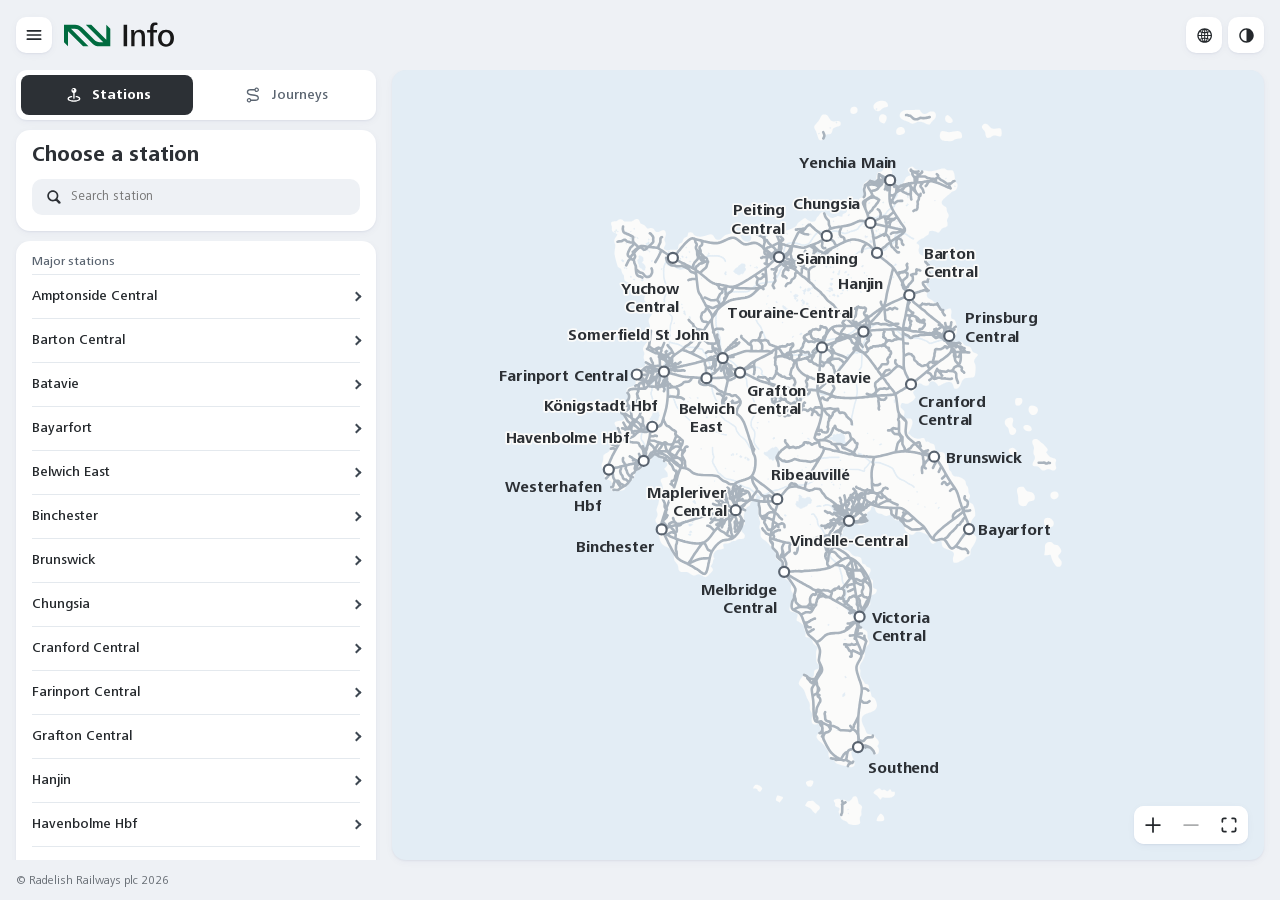
<file: index.html>
<!doctype html>
<html lang="en">
<head>
<meta charset="utf-8">
<meta name="viewport" content="width=device-width,initial-scale=1">
<meta name="theme-color" content="#FFFFFF">
<script>
/* Apply the persisted or system appearance before rendering to avoid a flash. */
(function(){
  const choices=['light','dark','system'];
  let selected='system';
  try{
    const stored=localStorage.getItem('rr-info-appearance');
    if(choices.includes(stored))selected=stored;
  }catch(_){}
  const dark=selected==='dark'||(selected==='system'&&window.matchMedia('(prefers-color-scheme: dark)').matches);
  document.documentElement.dataset.appearance=selected;
  document.documentElement.dataset.theme=dark?'dark':'light';
  document.documentElement.style.colorScheme=dark?'dark':'light';
})();
</script>
<title>RR Info</title>
<link rel="preload" href="fonts/FrutigerNext-Regular.woff2" as="font" type="font/woff2" crossorigin>
<link rel="preload" href="fonts/FrutigerNext-Medium.woff2" as="font" type="font/woff2" crossorigin>
<link rel="preload" href="fonts/FrutigerNext-Bold.woff2" as="font" type="font/woff2" crossorigin>
<link rel="icon" type="image/png" sizes="32x32" href="[data-uri]">
<link rel="icon" type="image/svg+xml" sizes="any" href="[data-uri]">
<link rel="apple-touch-icon" sizes="180x180" href="[data-uri]">

<link rel="stylesheet" href="css/app.css?v=0f3c1d85"><link rel="stylesheet" href="css/shapes.css?v=31c1ca7d">
<meta name="rr-preview" content="full-site, unpublished concept">
</head>
<body>
<svg id="rr-pictogram-sprite" xmlns="http://www.w3.org/2000/svg" aria-hidden="true" focusable="false" width="0" height="0" style="position:absolute;overflow:hidden;pointer-events:none"><symbol id="rr-service-mark" viewBox="0 0 108 50"><path d="M50.4848433,0 L63.0987288,0 L97.9305582,34.9063025 L97.9305582,0.158305761 L107.189542,9.43090027 L107.189542,50 L81.5520711,50 C75.5336399,50 69.7633604,47.601465 65.5182791,43.3352255 L36.6537638,14.3268445 C33.5247198,11.1822049 29.2711127,9.41477266 24.8349349,9.41595869 L16.2298906,9.41825928 L56.7047019,50 L44.0907561,50 L9.25892666,15.0936975 L9.25892666,49.8416931 L0,40.5690999 L0,0 L25.6698361,0 C31.6889577,0 37.4598404,2.39908378 41.7050329,6.66618646 L70.5614481,35.6715349 C73.6905759,38.8168126 77.9446307,40.5846494 82.3813199,40.5834612 L90.9596543,40.5811638 L50.4848433,0 Z" fill="currentColor"/></symbol><symbol id="rr-ui-train-information" viewBox="0 0 32 32">
    <g id="train-information" stroke="none" fill="none" fill-rule="nonzero">
        <path d="M23.6664523,13.8659695 C24.4453004,13.8659695 25.1770553,13.7183506 25.8617172,13.4231129 C26.546379,13.1278751 27.1504391,12.7194327 27.6738975,12.1977856 C28.1973559,11.6761384 28.6067039,11.0720783 28.9019417,10.3856052 C29.1971795,9.69913215 29.3447984,8.96647154 29.3447984,8.18762344 C29.3447984,7.41239788 29.1971795,6.68154855 28.9019417,5.99507545 C28.6067039,5.30860235 28.1973559,4.70454224 27.6738975,4.18289514 C27.1504391,3.66124803 26.5454734,3.25189996 25.8590003,2.95485091 C25.1725272,2.65780187 24.4398666,2.50927734 23.6610184,2.50927734 C22.8857929,2.50927734 22.1549436,2.65780187 21.4684705,2.95485091 C20.7819974,3.25189996 20.1779373,3.66124803 19.6562902,4.18289514 C19.134643,4.70454224 18.7262006,5.30860235 18.4309628,5.99507545 C18.1357251,6.68154855 17.9881062,7.41239788 17.9881062,8.18762344 C17.9881062,8.96647154 18.1357251,9.69913215 18.4309628,10.3856052 C18.7262006,11.0720783 19.1355487,11.6761384 19.6590071,12.1977856 C20.1824654,12.7194327 20.7865255,13.1278751 21.4711874,13.4231129 C22.1558492,13.7183506 22.8876042,13.8659695 23.6664523,13.8659695 Z M23.6664523,12.5944547 C23.057864,12.5944547 22.4873125,12.4803444 21.9547977,12.2521238 C21.422283,12.0239032 20.9549741,11.7087414 20.5528711,11.3066384 C20.1507681,10.9045354 19.8356063,10.4372266 19.6073857,9.90471182 C19.3791651,9.37219707 19.2650548,8.79983427 19.2650548,8.18762344 C19.2650548,7.57903515 19.3791651,7.00848362 19.6073857,6.47596887 C19.8356063,5.94345412 20.1498625,5.47523962 20.5501542,5.07132536 C20.9504459,4.66741111 21.4168491,4.35224932 21.9493639,4.12583999 C22.4818786,3.89943065 23.0524302,3.78622599 23.6610184,3.78622599 C24.2732293,3.78622599 24.8455921,3.89943065 25.3781068,4.12583999 C25.9106216,4.35224932 26.3788361,4.66741111 26.7827503,5.07132536 C27.1866646,5.47523962 27.5018264,5.94345412 27.7282357,6.47596887 C27.9546451,7.00848362 28.0678497,7.57903515 28.0678497,8.18762344 C28.0678497,8.79983427 27.9546451,9.37219707 27.7282357,9.90471182 C27.5018264,10.4372266 27.1875702,10.9045354 26.7854673,11.3066384 C26.3833643,11.7087414 25.9151498,12.0239032 25.3808237,12.2521238 C24.8464977,12.4803444 24.2750406,12.5944547 23.6664523,12.5944547 Z M22.6992316,11.1110208 L24.8944965,11.1110208 C25.0285308,11.1110208 25.1399242,11.0693614 25.2286767,10.9860428 C25.3174291,10.9027242 25.3618054,10.7940477 25.3618054,10.6600134 C25.3618054,10.5332241 25.3174291,10.4263589 25.2286767,10.3394177 C25.1399242,10.2524766 25.0285308,10.209006 24.8944965,10.209006 L24.3511141,10.209006 L24.3511141,7.80182193 C24.3511141,7.62431701 24.3076435,7.48303759 24.2207023,7.37798366 C24.1337611,7.27292973 24.0069719,7.22040276 23.8403346,7.22040276 L22.7970404,7.22040276 C22.6666287,7.22040276 22.5561409,7.26296772 22.4655772,7.34809763 C22.3750134,7.43322753 22.3297316,7.5391871 22.3297316,7.66597633 C22.3297316,7.80001066 22.3750134,7.90959277 22.4655772,7.99472268 C22.5561409,8.07985259 22.6666287,8.12241755 22.7970404,8.12241755 L23.3241214,8.12241755 L23.3241214,10.209006 L22.6992316,10.209006 C22.5688198,10.209006 22.4583321,10.2524766 22.3677683,10.3394177 C22.2772046,10.4263589 22.2319227,10.5332241 22.2319227,10.6600134 C22.2319227,10.7940477 22.2772046,10.9027242 22.3677683,10.9860428 C22.4583321,11.0693614 22.5688198,11.1110208 22.6992316,11.1110208 Z M23.644717,6.42163063 C23.8620699,6.42163063 24.0450087,6.34646273 24.1935332,6.19612694 C24.3420577,6.04579114 24.41632,5.86556931 24.41632,5.65546145 C24.41632,5.43810849 24.3420577,5.25426411 24.1935332,5.10392831 C24.0450087,4.95359251 23.8620699,4.87842461 23.644717,4.87842461 C23.4346091,4.87842461 23.2543873,4.95359251 23.1040515,5.10392831 C22.9537157,5.25426411 22.8785478,5.43810849 22.8785478,5.65546145 C22.8785478,5.86556931 22.9537157,6.04579114 23.1040515,6.19612694 C23.2543873,6.34646273 23.4346091,6.42163063 23.644717,6.42163063 Z M6.23046301,26.1959568 L14.6610332,26.1959568 C15.1604202,26.1959568 15.585999,26.0938218 15.9377696,25.8895517 C16.2895403,25.6852816 16.5584914,25.4002181 16.744623,25.0343612 C16.9307547,24.6685043 17.0238205,24.2423659 17.0238205,23.755946 L17.0238205,18.2827963 C17.0238205,17.6095115 17.0005878,16.9740281 16.9541224,16.376346 C16.907657,15.778664 16.846295,15.227949 16.7700362,14.7242011 C16.6937774,14.2204532 16.6094142,13.7714874 16.5169466,13.3773036 C16.403639,12.8532946 16.2229296,12.3959349 15.9748184,12.0052244 C15.7267072,11.6145139 15.4112521,11.2995798 15.0284531,11.0604221 C14.6456541,10.8212644 14.1929834,10.6699625 13.6704409,10.6065164 C13.3916487,10.5718604 12.9672277,10.5366833 12.3971779,10.5009852 C11.8271281,10.4652872 11.1766322,10.4474382 10.4456902,10.4474382 C9.7156745,10.4474382 9.06564173,10.4652872 8.49559191,10.5009852 C7.92554209,10.5366833 7.50065796,10.5718604 7.22093952,10.6065164 C6.69530967,10.6699625 6.24086368,10.8212644 5.85760157,11.0604221 C5.47433945,11.2995798 5.15988776,11.6145139 4.91424649,12.0052244 C4.66860523,12.3959349 4.48870629,12.8532946 4.37454968,13.3773036 C4.27799124,13.7714874 4.19158263,14.2204532 4.11532385,14.7242011 C4.03906507,15.227949 3.9787257,15.778664 3.93430573,16.376346 C3.88988577,16.9740281 3.86767578,17.6095115 3.86767578,18.2827963 L3.86767578,23.755946 C3.86767578,24.2423659 3.9607223,24.6685043 4.14681533,25.0343612 C4.33290837,25.4002181 4.60184021,25.6852816 4.95361084,25.8895517 C5.30538148,26.0938218 5.73099887,26.1959568 6.23046301,26.1959568 Z M10.4456902,21.1451634 C9.55813992,21.1402236 8.74995508,21.1206957 8.02113571,21.08658 C7.29231635,21.0524642 6.72784315,21.0111702 6.32771611,20.9626981 C6.09006349,20.9312066 5.91684105,20.8416527 5.8080488,20.6940364 C5.69925654,20.5464201 5.64486041,20.3607322 5.64486041,20.1369729 L5.64486041,18.3362855 C5.64486041,17.8427646 5.65967993,17.3815649 5.68931897,16.9526864 C5.71895801,16.523808 5.75531214,16.14948 5.79838138,15.8297026 C5.84145061,15.5099251 5.88093073,15.2662907 5.91682176,15.0987992 C5.95549144,14.9185722 6.03146078,14.7684667 6.14472977,14.6484826 C6.25799875,14.5284986 6.40227682,14.4577006 6.57756395,14.4360888 C6.99382266,14.3858414 7.4984003,14.3473454 8.09129688,14.3206008 C8.68419346,14.2938562 9.46899124,14.2775894 10.4456902,14.2718005 C11.4196878,14.2695622 12.2015718,14.2838221 12.7913424,14.3145803 C13.381113,14.3453385 13.8805385,14.3858414 14.289619,14.4360888 C14.4730106,14.4577006 14.6223636,14.5284986 14.7376779,14.6484826 C14.8529923,14.7684667 14.9299458,14.9185722 14.9685383,15.0987992 C15.0044293,15.2662907 15.0439287,15.5099251 15.0870366,15.8297026 C15.1301444,16.14948 15.1665178,16.523808 15.1961568,16.9526864 C15.2257959,17.3815649 15.2406154,17.8427646 15.2406154,18.3362855 L15.2406154,20.1369729 C15.2406154,20.364823 15.1862193,20.5525563 15.077427,20.7001726 C14.9686348,20.8477889 14.7953737,20.9352974 14.5576439,20.9626981 C13.9970493,21.0232883 13.35213,21.0686345 12.6228861,21.0987366 C11.8936422,21.1288388 11.1679103,21.1443144 10.4456902,21.1451634 Z M6.91054004,24.5190355 C6.61360935,24.5190355 6.36779442,24.4212228 6.17309525,24.2255975 C5.97839609,24.0299721 5.88104651,23.7816872 5.88104651,23.4807429 C5.88104651,23.1797986 5.97862765,22.9317453 6.17378992,22.736583 C6.36895219,22.5414208 6.61453557,22.4438396 6.91054004,22.4438396 C7.21140717,22.4438396 7.46044458,22.5414208 7.65765225,22.736583 C7.85485993,22.9317453 7.95346376,23.1797986 7.95346376,23.4807429 C7.95346376,23.7816872 7.85385652,24.0299721 7.65464204,24.2255975 C7.45542755,24.4212228 7.20739355,24.5190355 6.91054004,24.5190355 Z M13.9701889,24.525056 C13.6724092,24.525056 13.4229087,24.4252365 13.2216874,24.2255975 C13.0204661,24.0259585 12.9198554,23.7776736 12.9198554,23.4807429 C12.9198554,23.1838894 13.0204661,22.9358554 13.2216874,22.7366409 C13.4229087,22.5374264 13.6724092,22.4378192 13.9701889,22.4378192 C14.2670424,22.4378192 14.5148448,22.5374264 14.7135962,22.7366409 C14.9123476,22.9358554 15.0117233,23.1838894 15.0117233,23.4807429 C15.0117233,23.7776736 14.9111126,24.0259585 14.7098913,24.2255975 C14.50867,24.4252365 14.2621026,24.525056 13.9701889,24.525056 Z M8.51753175,13.0249926 C8.36115494,13.0249926 8.23518901,12.976424 8.13963398,12.8792867 C8.04407895,12.7821493 7.99630144,12.6549292 7.99630144,12.4976261 C7.99630144,12.3443367 8.04407895,12.2196829 8.13963398,12.1236648 C8.23518901,12.0276467 8.36115494,11.9796376 8.51753175,11.9796376 L12.3678283,11.9796376 C12.5242823,11.9796376 12.6515025,12.0276467 12.7494888,12.1236648 C12.8474752,12.2196829 12.8964684,12.3443367 12.8964684,12.4976261 C12.8964684,12.6540801 12.8474752,12.781088 12.7494888,12.8786499 C12.6515025,12.9762117 12.5242823,13.0249926 12.3678283,13.0249926 L8.51753175,13.0249926 Z M5.09318062,29.5092773 L5.55976395,29.5092773 C5.77642224,29.5092773 5.94229281,29.4135294 6.05737564,29.2220334 L8.28678719,25.6299206 L6.66902818,25.6299206 L4.71481975,28.7694591 C4.64427266,28.8823036 4.61496166,28.9955919 4.62688674,29.109324 C4.63881182,29.2230561 4.68487197,29.318148 4.76506719,29.3945997 C4.8452624,29.4710515 4.95463355,29.5092773 5.09318062,29.5092773 Z M5.8239682,28.5538814 L15.0312897,28.5538814 L15.0312897,27.3106626 L5.8239682,27.3106626 L5.8239682,28.5538814 Z M15.3002408,29.5092773 L15.731512,29.5092773 C15.8668173,29.5092773 15.9760727,29.4698165 16.0592781,29.3908948 C16.1424835,29.3119732 16.1908399,29.2148359 16.2043473,29.0994829 C16.2178547,28.9841299 16.1870579,28.865979 16.1119569,28.7450301 L14.1848404,25.6299206 L12.5670814,25.6299206 L14.7964929,29.2220334 C14.9165156,29.4135294 15.0844316,29.5092773 15.3002408,29.5092773 Z" id="Combined-Shape" fill="currentColor"></path>
    </g></symbol><symbol id="rr-ui-info" viewBox="0 0 32 32">
    <g id="information" stroke="none" fill="none" fill-rule="nonzero">
        <path d="M16,28 C17.645933,28 19.1923445,27.6880383 20.6392344,27.0641148 C22.0861244,26.4401914 23.3626794,25.5770335 24.4688995,24.4746411 C25.5751196,23.3722488 26.4401914,22.0956938 27.0641148,20.6449761 C27.6880383,19.1942584 28,17.645933 28,16 C28,14.3617225 27.6880383,12.8172249 27.0641148,11.3665072 C26.4401914,9.91578947 25.5751196,8.63923445 24.4688995,7.53684211 C23.3626794,6.43444976 22.0842105,5.56937799 20.6334928,4.94162679 C19.1827751,4.3138756 17.6344498,4 15.9885167,4 C14.3502392,4 12.8057416,4.3138756 11.3550239,4.94162679 C9.90430622,5.56937799 8.6277512,6.43444976 7.52535885,7.53684211 C6.42296651,8.63923445 5.55980861,9.91578947 4.93588517,11.3665072 C4.31196172,12.8172249 4,14.3617225 4,16 C4,17.645933 4.31196172,19.1942584 4.93588517,20.6449761 C5.55980861,22.0956938 6.42488038,23.3722488 7.53110048,24.4746411 C8.63732057,25.5770335 9.9138756,26.4401914 11.3607656,27.0641148 C12.8076555,27.6880383 14.354067,28 16,28 Z M16,25.3129187 C14.7138756,25.3129187 13.508134,25.0717703 12.3827751,24.5894737 C11.2574163,24.107177 10.2698565,23.4411483 9.42009569,22.5913876 C8.57033493,21.7416268 7.90430622,20.754067 7.42200957,19.6287081 C6.93971292,18.5033493 6.69856459,17.2937799 6.69856459,16 C6.69856459,14.7138756 6.93971292,13.508134 7.42200957,12.3827751 C7.90430622,11.2574163 8.56842105,10.2679426 9.41435407,9.41435407 C10.2602871,8.56076555 11.245933,7.89473684 12.3712919,7.41626794 C13.4966507,6.93779904 14.7023923,6.69856459 15.9885167,6.69856459 C17.2822967,6.69856459 18.491866,6.93779904 19.6172249,7.41626794 C20.7425837,7.89473684 21.7320574,8.56076555 22.5856459,9.41435407 C23.4392344,10.2679426 24.1052632,11.2574163 24.5837321,12.3827751 C25.062201,13.508134 25.3014354,14.7138756 25.3014354,16 C25.3014354,17.2937799 25.062201,18.5033493 24.5837321,19.6287081 C24.1052632,20.754067 23.4411483,21.7416268 22.5913876,22.5913876 C21.7416268,23.4411483 20.7521531,24.107177 19.6229665,24.5894737 C18.4937799,25.0717703 17.2861244,25.3129187 16,25.3129187 Z M13.9559809,22.1779904 L18.5952153,22.1779904 C18.8784689,22.1779904 19.1138756,22.0899522 19.3014354,21.9138756 C19.4889952,21.737799 19.5827751,21.508134 19.5827751,21.2248804 C19.5827751,20.9569378 19.4889952,20.7311005 19.3014354,20.5473684 C19.1138756,20.3636364 18.8784689,20.2717703 18.5952153,20.2717703 L17.44689,20.2717703 L17.44689,15.184689 C17.44689,14.8095694 17.3550239,14.5110048 17.1712919,14.2889952 C16.9875598,14.0669856 16.7196172,13.9559809 16.3674641,13.9559809 L14.1626794,13.9559809 C13.8870813,13.9559809 13.6535885,14.045933 13.462201,14.2258373 C13.2708134,14.4057416 13.1751196,14.6296651 13.1751196,14.8976077 C13.1751196,15.1808612 13.2708134,15.4124402 13.462201,15.5923445 C13.6535885,15.7722488 13.8870813,15.862201 14.1626794,15.862201 L15.276555,15.862201 L15.276555,20.2717703 L13.9559809,20.2717703 C13.6803828,20.2717703 13.44689,20.3636364 13.2555024,20.5473684 C13.0641148,20.7311005 12.9684211,20.9569378 12.9684211,21.2248804 C12.9684211,21.508134 13.0641148,21.737799 13.2555024,21.9138756 C13.44689,22.0899522 13.6803828,22.1779904 13.9559809,22.1779904 Z M15.954067,12.2679426 C16.4133971,12.2679426 16.8,12.1090909 17.1138756,11.7913876 C17.4277512,11.4736842 17.584689,11.092823 17.584689,10.6488038 C17.584689,10.1894737 17.4277512,9.80095694 17.1138756,9.48325359 C16.8,9.16555024 16.4133971,9.00669856 15.954067,9.00669856 C15.5100478,9.00669856 15.1291866,9.16555024 14.8114833,9.48325359 C14.4937799,9.80095694 14.3349282,10.1894737 14.3349282,10.6488038 C14.3349282,11.092823 14.4937799,11.4736842 14.8114833,11.7913876 C15.1291866,12.1090909 15.5100478,12.2679426 15.954067,12.2679426 Z" id="Shape" fill="currentColor"></path>
    </g></symbol><symbol id="rr-ui-edit" viewBox="0 0 32 32">
    <g id="edit" stroke="none" fill="none" fill-rule="nonzero">
        <path d="M10.7727661,25.1743774 L22.0706787,25.1743774 C23.0588379,25.1743774 23.8279063,24.8927002 24.3778839,24.3293457 C24.9278615,23.7659912 25.2028503,22.9457804 25.2028503,21.8687134 L25.2028503,11.6611938 L22.9718628,13.8920288 L22.9718628,21.6297607 C22.9718628,22.0736898 22.8678996,22.4031016 22.6599731,22.6179962 C22.4520467,22.8328908 22.1882731,22.9403381 21.8686523,22.9403381 L10.978302,22.9403381 C10.5560404,22.9403381 10.2331645,22.8328908 10.0096741,22.6179962 C9.78618368,22.4031016 9.67443848,22.0736898 9.67443848,21.6297607 L9.67443848,10.9632568 C9.67443848,10.5172933 9.78618368,10.1857452 10.0096741,9.96861267 C10.2331645,9.7514801 10.5560404,9.64291382 10.978302,9.64291382 L18.8048401,9.64291382 L21.0358276,7.41192627 L10.7727661,7.41192627 C9.69122314,7.41192627 8.86544291,7.69306946 8.29542542,8.25535583 C7.72540792,8.81764221 7.44039917,9.63838704 7.44039917,10.7175903 L7.44039917,21.8687134 C7.44039917,22.9457804 7.72540792,23.7659912 8.29542542,24.3293457 C8.86544291,24.8927002 9.69122314,25.1743774 10.7727661,25.1743774 Z M14.5995178,18.4627991 L16.6615906,17.6110535 L25.3218689,8.95733643 L23.6932983,7.33898926 L15.0365295,15.9927063 L14.1576233,18.0079346 C14.1000468,18.1461792 14.1272583,18.2693939 14.2392578,18.3775787 C14.3512573,18.4857635 14.471344,18.5141703 14.5995178,18.4627991 Z M26.0198059,8.26611328 L26.7879333,7.46609497 C26.9856873,7.253184 27.0913544,7.01311239 27.1049347,6.74588013 C27.118515,6.47864787 27.023173,6.24305216 26.8189087,6.03909302 L26.5479126,5.7520752 C26.3713175,5.57354736 26.1499125,5.49799093 25.8836975,5.52540588 C25.6174825,5.55282084 25.3823954,5.66423543 25.1784363,5.85964966 L24.3912354,6.6277771 L26.0198059,8.26611328 Z" id="Shape" fill="currentColor"></path>
    </g></symbol><symbol id="rr-ui-xmark" viewBox="0 0 32 32"><g stroke="none" fill="none" fill-rule="nonzero">
        <path d="M8.60604024,10.1821594 L21.9968483,23.5760193 C22.1591001,23.7382711 22.3511574,23.8466593 22.5730202,23.9011841 C22.794883,23.9557088 23.0178902,23.9552511 23.2420418,23.8998108 C23.4661934,23.8443705 23.6603615,23.7323201 23.8245461,23.5636597 C23.9888324,23.3973389 24.0986702,23.2032216 24.1540596,22.981308 C24.2094491,22.7593943 24.2110004,22.5380147 24.1587136,22.3171692 C24.1064268,22.0963236 23.9992084,21.904775 23.8370583,21.7425232 L10.4462502,8.35171509 C10.2880674,8.18915812 10.0974343,8.08173625 9.87435079,8.02944946 C9.65126729,7.97716268 9.42724284,7.97716268 9.20227742,8.02944946 C8.97731201,8.08173625 8.78268615,8.19327799 8.61839986,8.36407471 C8.45411356,8.528361 8.3453184,8.72247823 8.29201436,8.94642639 C8.23871032,9.17037455 8.23871032,9.39330546 8.29201436,9.61521912 C8.3453184,9.83713277 8.44999369,10.0261129 8.60604024,10.1821594 Z M8.60604024,21.745575 C8.44999369,21.903656 8.34419942,22.0931447 8.28865743,22.3140411 C8.23311543,22.5349375 8.23199646,22.7578684 8.28530049,22.9828339 C8.33860453,23.2077993 8.44963765,23.4024251 8.61839986,23.5667114 C8.78716207,23.7309977 8.98402588,23.8409119 9.20899129,23.8964539 C9.4339567,23.9519958 9.65686218,23.9519958 9.87770772,23.8964539 C10.0985533,23.8409119 10.2880674,23.7351176 10.4462502,23.579071 L23.8370583,10.1882629 C23.9992084,10.0261129 24.1075458,9.83408101 24.1620705,9.61216736 C24.2165953,9.3902537 24.2150439,9.16834005 24.1574166,8.94642639 C24.0997892,8.72451274 23.9888324,8.53141276 23.8245461,8.36712646 C23.6558856,8.19846598 23.4605985,8.08644104 23.2386849,8.03105164 C23.0167712,7.97566223 22.794883,7.97411092 22.5730202,8.02639771 C22.3511574,8.07868449 22.1591001,8.18814087 21.9968483,8.35476685 L8.60604024,21.745575 Z" fill="currentColor"></path>
    </g></symbol><symbol id="rr-ui-chevron-right" viewBox="0 0 32 32"><g stroke="none" fill="none" fill-rule="nonzero">
        <path d="M22.1113281,15.9492188 C22.1113281,16.1575521 22.0722656,16.3496094 21.9941406,16.5253906 C21.9160156,16.7011719 21.7923177,16.8704427 21.6230469,17.0332031 L14.1328125,24.3574219 C13.8723958,24.6178385 13.5566406,24.7480469 13.1855469,24.7480469 C12.9316406,24.7480469 12.7021484,24.6878255 12.4970703,24.5673828 C12.2919922,24.4469401 12.1276042,24.2841797 12.0039062,24.0791016 C11.8802083,23.8740234 11.8183594,23.6445312 11.8183594,23.390625 C11.8183594,23.0195312 11.9615885,22.6907552 12.2480469,22.4042969 L18.8886719,15.9492188 L12.2480469,9.49414063 C11.9615885,9.20768229 11.8183594,8.87890625 11.8183594,8.5078125 C11.8183594,8.26041667 11.8802083,8.03417969 12.0039062,7.82910156 C12.1276042,7.62402344 12.2919922,7.45963542 12.4970703,7.3359375 C12.7021484,7.21223958 12.9316406,7.15039062 13.1855469,7.15039062 C13.5566406,7.15039062 13.8723958,7.28059896 14.1328125,7.54101563 L21.6230469,14.8652344 C21.7858073,15.0279948 21.90625,15.1972656 21.984375,15.3730469 C22.0625,15.5488281 22.1048177,15.7408854 22.1113281,15.9492188 Z" fill="currentColor"></path>
    </g></symbol><symbol id="rr-ui-map" viewBox="0 0 32 32"><g stroke="none" fill="none" fill-rule="nonzero">
        <path d="M7.38517141,25.5874329 C7.57488902,25.5874329 7.75906261,25.5549316 7.93769217,25.4899292 C8.11632172,25.4249268 8.31677135,25.329305 8.53904104,25.203064 L13.1169829,22.7221375 L18.1339202,25.5238037 C18.5782561,25.7727254 19.0366302,25.8971863 19.5090423,25.8971863 C19.9743336,25.8971863 20.4153126,25.779541 20.8319793,25.5442505 L25.4787383,22.9191284 C25.8562407,22.7109985 26.1303395,22.4577026 26.3010345,22.1592407 C26.4717294,21.8607788 26.5570769,21.5075887 26.5570769,21.0996704 L26.5570769,8.01953125 C26.5570769,7.5686849 26.4234354,7.21056112 26.1561522,6.94515991 C25.8888691,6.67975871 25.5258371,6.54705811 25.0670562,6.54705811 C24.8753041,6.54705811 24.6906219,6.58263652 24.5130095,6.65379333 C24.3353972,6.72495015 24.1332692,6.82141113 23.9066253,6.94317627 L19.1760955,9.57363892 L14.1950164,6.60610962 C13.780079,6.36613973 13.3358448,6.24615479 12.8623137,6.24615479 C12.404957,6.24615479 11.9851368,6.35789998 11.6028533,6.58139038 L6.96387625,9.19995117 C6.59084972,9.41011556 6.31896353,9.65926615 6.14821768,9.94740295 C5.97747183,10.2355398 5.8920989,10.5858053 5.8920989,10.9981995 L5.8920989,24.1236572 C5.8920989,24.5789795 6.02574046,24.9367727 6.29302359,25.1970367 C6.56030671,25.4573008 6.92435598,25.5874329 7.38517141,25.5874329 Z M12.0462737,20.8353882 L8.33777761,22.8770142 C8.25405773,22.9198405 8.18457937,22.9412537 8.12934256,22.9412537 C8.06352631,22.9412537 8.01251109,22.9163055 7.9762969,22.8664093 C7.94008271,22.8165131 7.92197561,22.7522481 7.92197561,22.6736145 L7.92197561,11.5955811 C7.92197561,11.4392293 7.95050955,11.3129628 8.00757742,11.2167816 C8.06464529,11.1206004 8.16520071,11.0327861 8.30924368,10.9533386 L11.7534575,8.96511841 C11.8061512,8.93673706 11.8560475,8.90934753 11.9031463,8.88294983 C11.9502451,8.85655212 11.9979542,8.8291626 12.0462737,8.80078125 L12.0462737,20.8353882 Z M14.1255889,20.7937317 L14.1255889,9.05834961 C14.1776722,9.08439128 14.2292469,9.11206055 14.280313,9.14135742 C14.3313791,9.1706543 14.3829538,9.20056152 14.4350371,9.2310791 L18.3235869,11.5472107 L18.3235869,23.1419067 C18.2622466,23.1090495 18.1993804,23.0762685 18.1349883,23.0435638 C18.0705962,23.0108592 18.00773,22.9770101 17.9463897,22.9420166 L14.1255889,20.7937317 Z M20.4030547,23.2558899 L20.4030547,11.3073425 L24.1083465,9.2852478 C24.1796559,9.24649048 24.2386565,9.22711182 24.2853484,9.22711182 C24.3576751,9.22711182 24.4160654,9.25096639 24.4605193,9.29867554 C24.5049733,9.34638468 24.5272002,9.40762329 24.5272002,9.48239136 L24.5272002,20.4647522 C24.5272002,20.6211039 24.4981577,20.7484385 24.4400725,20.846756 C24.3819874,20.9450734 24.2819406,21.0340068 24.1399322,21.1135559 L20.8486114,23.0086975 C20.7769968,23.0521342 20.703246,23.0944265 20.6273589,23.1355743 C20.5514719,23.1767222 20.4767038,23.2168274 20.4030547,23.2558899 Z" fill="currentColor"></path>
    </g></symbol><symbol id="rr-ui-change-trains" viewBox="0 0 32 32"><path d="M8.27518082,19.6503906 L10.4902992,19.6503906 L10.4902992,12.0097046 C10.4902992,11.2190959 10.7053464,10.5897725 11.1354408,10.1217346 C11.5655352,9.6536967 12.1176999,9.41967773 12.791935,9.41967773 C13.4706459,9.41967773 14.0284055,9.65257772 14.4652138,10.1183777 C14.902022,10.5841777 15.1204262,11.21462 15.1204262,12.0097046 L15.1204262,18.6930542 C15.1204262,19.6762288 15.3144925,20.5407664 15.7026253,21.2866669 C16.090758,22.0325673 16.6264432,22.6144358 17.3096809,23.0322723 C17.9929187,23.4501088 18.7754148,23.6590271 19.6571693,23.6590271 C20.5637449,23.6590271 21.3553963,23.4516602 22.0321236,23.0369263 C22.7088509,22.6221924 23.2349993,22.0418752 23.610569,21.2959747 C23.9861387,20.5500743 24.1739235,19.6824341 24.1739235,18.6930542 L24.1739235,11.0067444 L21.9589577,11.0067444 L21.9589577,18.8482361 C21.9589577,19.6345723 21.7439105,20.261734 21.3138161,20.7297211 C20.8837217,21.1977081 20.3315061,21.4317017 19.6571693,21.4317017 C18.9784584,21.4317017 18.4207242,21.1999207 17.9839668,20.7363586 C17.5472094,20.2727966 17.3288307,19.6434224 17.3288307,18.8482361 L17.3288307,12.1680908 C17.3288307,11.1828817 17.1347644,10.3173014 16.7466316,9.5713501 C16.3584989,8.82539876 15.8228137,8.2440389 15.139576,7.82727051 C14.4563382,7.41050212 13.6737912,7.20211792 12.791935,7.20211792 C11.8853594,7.20211792 11.0937335,7.40948486 10.417057,7.82421875 C9.74038061,8.23895264 9.21423213,8.81876119 8.8386116,9.56364441 C8.46299108,10.3085276 8.27518082,11.1766764 8.27518082,12.1680908 L8.27518082,19.6503906 Z M20.4562721,11.6096191 L25.6834755,11.6096191 C26.0759315,11.6096191 26.323302,11.478241 26.4255867,11.2154846 C26.5278714,10.9527283 26.4598935,10.6569621 26.221653,10.328186 L23.7655983,6.89129639 C23.5722186,6.62660726 23.341404,6.4941864 23.0731544,6.49403368 C22.8049049,6.49388123 22.5761248,6.62630208 22.3868141,6.89129639 L19.917942,10.3214722 C19.6772601,10.6525879 19.6065356,10.950058 19.7057686,11.2138824 C19.8050016,11.4777069 20.0551694,11.6096191 20.4562721,11.6096191 Z M6.7657814,19.0876465 C6.36478043,19.0876465 6.11578242,19.2195587 6.01878738,19.4833832 C5.92179235,19.7472076 5.99139786,20.0424398 6.22760391,20.3690796 L8.69647598,23.7992554 C8.89016088,24.0662842 9.12003454,24.1997223 9.38609695,24.1995698 C9.65215937,24.1994171 9.88188044,24.065979 10.0752602,23.7992554 L12.5378761,20.3625183 C12.7762184,20.0337423 12.8442218,19.7390696 12.7418861,19.4785004 C12.6395505,19.2179311 12.3921547,19.0876465 11.9996986,19.0876465 L6.7657814,19.0876465 Z" fill="currentColor"></path></symbol><symbol id="rr-ui-change" viewBox="0 0 32 32"><g stroke="none" fill="none" fill-rule="nonzero">
        <path d="M8.98457448,20.1238708 C9.16656097,19.8598938 9.38450734,19.7056529 9.63841359,19.6611481 C9.89231984,19.6166433 10.1512615,19.6889954 10.4152385,19.8782043 L12.3878948,21.2551575 C12.6518718,21.4449768 12.8074352,21.6651866 12.8545849,21.9157867 C12.9017345,22.1663869 12.8342652,22.4233704 12.652177,22.6867371 L10.1131145,26.3000183 C9.9310263,26.5568746 9.7143515,26.7074025 9.46309011,26.7516022 C9.21182871,26.7958018 8.9548707,26.7268575 8.69221608,26.5447693 L6.70979421,25.1678162 C6.44581716,24.9786072 6.2915508,24.7587026 6.24699514,24.5081024 C6.20243947,24.2575022 6.27476613,24.0002136 6.46397512,23.7362366 L8.98457448,20.1238708 Z M13.1966106,17.249115 L14.0996258,17.8704529 L10.8316509,22.5429993 L9.92863576,21.9021301 L13.1966106,17.249115 Z M14.2426006,26.4338379 C14.0494243,26.661499 13.8276378,26.7769572 13.5772411,26.7802124 C13.3268444,26.7834676 13.1048799,26.7067159 12.9113476,26.5499573 C12.7178152,26.3931986 12.6028403,26.1895955 12.5664226,25.9391479 C12.530005,25.6887004 12.6314759,25.4236043 12.8708355,25.1438599 L15.766801,21.7159729 L16.2396709,19.4924622 L17.8467266,21.4918213 L17.6196758,22.1635132 C17.5597596,22.3340047 17.5080323,22.4638316 17.4644939,22.5529938 C17.4209555,22.642156 17.3266053,22.7729492 17.1814434,22.9453735 L14.2426006,26.4338379 Z M21.3602153,26.1370544 L19.3166057,21.9984131 C19.2704225,21.918457 19.2325298,21.8460795 19.2029278,21.7812805 C19.1733257,21.7164815 19.1096966,21.6225382 19.0120403,21.4994507 L17.0369426,19.0224915 C16.6601523,18.5527242 16.4014649,18.146052 16.2608806,17.802475 C16.1202963,17.4588979 16.0698406,17.0192159 16.1095134,16.483429 L16.2746135,14.3659668 C16.287024,14.2357585 16.2265992,14.143926 16.0933391,14.0904694 C15.960079,14.0370127 15.833482,14.0666402 15.7135479,14.1793518 L15.0137798,14.8037415 L14.7980205,17.3318176 C14.7654684,17.6441142 14.6685497,17.8807526 14.5072643,18.0417328 C14.3459789,18.202713 14.125464,18.2727763 13.8457195,18.2519226 C13.5725872,18.2395121 13.3604137,18.1380412 13.2091991,17.9475098 C13.0579845,17.7569784 12.992448,17.5150248 13.0125896,17.2216492 L13.1902019,14.9116211 C13.2169557,14.5928141 13.2799236,14.3210042 13.3791057,14.0961914 C13.4782879,13.8713786 13.6495932,13.6379191 13.8930217,13.395813 L15.3877727,11.9312744 C15.8602866,11.4658813 16.2958487,11.1062826 16.6944591,10.852478 C17.0930696,10.5986735 17.5526897,10.4717712 18.0733196,10.4717712 C18.764441,10.4717712 19.2972271,10.6990509 19.6716778,11.1536102 C20.0461284,11.6081696 20.2073121,12.1734823 20.1552288,12.8495483 L19.9579326,15.6719666 C19.9253806,16.1758118 19.8705761,16.6130778 19.7935192,16.9837646 C19.7164623,17.3544515 19.5939088,17.7932434 19.4258587,18.3001404 L19.3329326,18.5474854 L20.5946819,20.3374939 C20.6882691,20.4720764 20.7856965,20.6177979 20.886964,20.7746582 C20.9882315,20.9315186 21.0749777,21.0854289 21.1472027,21.2363892 L23.140916,25.2755432 C23.3074403,25.6085917 23.3391531,25.898407 23.2360546,26.144989 C23.132956,26.391571 22.962846,26.5681915 22.7257244,26.6748505 C22.4886028,26.7815094 22.2399608,26.7966156 21.9797985,26.7201691 C21.7196361,26.6437225 21.5131084,26.449351 21.3602153,26.1370544 Z M24.7670452,14.2863159 C25.0610312,14.2863159 25.3012045,14.3682556 25.4875652,14.532135 C25.6739259,14.6960144 25.7671062,14.9116211 25.7671062,15.1789551 C25.7671062,15.4580892 25.6755535,15.6781464 25.492448,15.8391266 C25.3093425,16.0001068 25.0675416,16.0805969 24.7670452,16.0805969 L22.6639263,16.0805969 C22.3730938,16.0805969 22.1434236,16.0503591 21.9749157,15.9898834 C21.8064078,15.9294078 21.6418417,15.8174337 21.4812175,15.6539612 L20.9181682,15.1095276 L21.0789959,12.6887207 L22.5153057,14.2863159 L24.7670452,14.2863159 Z M19.1827862,9.60446167 C18.8000957,9.60446167 18.4535686,9.51191711 18.1432049,9.326828 C17.8328411,9.14173889 17.5850892,8.89253743 17.3999492,8.57922363 C17.2148093,8.26590983 17.1222393,7.92085775 17.1222393,7.54406738 C17.1222393,7.16137695 17.2148093,6.81484985 17.3999492,6.50448608 C17.5850892,6.19412231 17.8328411,5.94637044 18.1432049,5.76123047 C18.4535686,5.57609049 18.8000957,5.48352051 19.1827862,5.48352051 C19.5594748,5.48352051 19.904476,5.57609049 20.2177898,5.76123047 C20.5311036,5.94637044 20.7803305,6.19412231 20.9654705,6.50448608 C21.1506105,6.81484985 21.2431804,7.16137695 21.2431804,7.54406738 C21.2431804,7.92085775 21.1506105,8.26590983 20.9654705,8.57922363 C20.7803305,8.89253743 20.5311036,9.14173889 20.2177898,9.326828 C19.904476,9.51191711 19.5594748,9.60446167 19.1827862,9.60446167 Z" fill="currentColor"></path>
    </g></symbol><symbol id="rr-ui-message" viewBox="0 0 32 32"><g stroke="none" fill="none" fill-rule="nonzero">
        <path d="M11.6627655,26.9746094 C11.9687551,26.9746094 12.256841,26.9013672 12.5270233,26.7548828 C12.7972056,26.6083984 13.1178436,26.3723958 13.4889374,26.046875 L16.8092499,23.1171875 L22.3951874,23.1171875 C23.3847707,23.1171875 24.2278697,22.930013 24.9244843,22.5556641 C25.6210988,22.1813151 26.154953,21.6458333 26.5260468,20.9492187 C26.8971405,20.2526042 27.0826874,19.4160156 27.0826874,18.4394531 L27.0826874,10.7539063 C27.0826874,9.77734375 26.8971405,8.94075521 26.5260468,8.24414062 C26.154953,7.54752604 25.6210988,7.01204427 24.9244843,6.63769531 C24.2278697,6.26334635 23.3847707,6.07617188 22.3951874,6.07617188 L10.0514374,6.07617188 C9.06185404,6.07617188 8.21875509,6.26334635 7.5221405,6.63769531 C6.82552592,7.01204427 6.29167175,7.54752604 5.920578,8.24414062 C5.54948425,8.94075521 5.36393738,9.77734375 5.36393738,10.7539063 L5.36393738,18.4394531 C5.36393738,19.4160156 5.55273946,20.2526042 5.93034363,20.9492187 C6.30794779,21.6458333 6.83854675,22.1813151 7.5221405,22.5556641 C8.20573425,22.930013 9.0065155,23.1171875 9.92448425,23.1171875 L10.2760468,23.1171875 L10.2760468,25.4023438 C10.2760468,25.890625 10.3997447,26.2747396 10.6471405,26.5546875 C10.8945363,26.8346354 11.233078,26.9746094 11.6627655,26.9746094 Z M12.2096405,24.484375 L12.2096405,21.7402344 C12.2096405,21.4277344 12.1396535,21.2080078 11.9996796,21.0810547 C11.8597056,20.9541016 11.6464895,20.890625 11.3600311,20.890625 L10.1588593,20.890625 C9.29297384,20.890625 8.65007019,20.6741536 8.23014832,20.2412109 C7.81022644,19.8082682 7.6002655,19.1686198 7.6002655,18.3222656 L7.6002655,10.8613281 C7.6002655,10.0214844 7.81022644,9.38509115 8.23014832,8.95214844 C8.65007019,8.51920573 9.29297384,8.30273438 10.1588593,8.30273438 L22.2975311,8.30273438 C23.1503957,8.30273438 23.7900441,8.51920573 24.2164764,8.95214844 C24.6429087,9.38509115 24.8561249,10.0214844 24.8561249,10.8613281 L24.8561249,18.3222656 C24.8561249,19.1686198 24.6429087,19.8082682 24.2164764,20.2412109 C23.7900441,20.6741536 23.1503957,20.890625 22.2975311,20.890625 L16.6725311,20.890625 C16.3535207,20.890625 16.0996145,20.9280599 15.9108124,21.0029297 C15.7220103,21.0777995 15.5169322,21.2259115 15.295578,21.4472656 L12.2096405,24.484375 Z M16.2233124,16.0957031 C16.8352915,16.0957031 17.1510468,15.7832031 17.170578,15.1582031 L17.326828,10.8027344 C17.3398488,10.4902344 17.2421926,10.2330729 17.0338593,10.03125 C16.8255259,9.82942708 16.5520884,9.72851562 16.2135468,9.72851562 C15.8750051,9.72851562 15.6031952,9.82779948 15.3981171,10.0263672 C15.1930389,10.2249349 15.1002655,10.4804687 15.1197968,10.7929687 L15.2565155,15.1679687 C15.2825572,15.7864583 15.6048228,16.0957031 16.2233124,16.0957031 Z M16.2233124,19.3867188 C16.561854,19.3867188 16.84994,19.2841797 17.0875702,19.0791016 C17.3252004,18.8740234 17.4440155,18.6054688 17.4440155,18.2734375 C17.4440155,17.9414062 17.326828,17.671224 17.092453,17.4628906 C16.858078,17.2545573 16.5683645,17.1503906 16.2233124,17.1503906 C15.8847707,17.1503906 15.5950572,17.2545573 15.3541718,17.4628906 C15.1132863,17.671224 14.9928436,17.9414062 14.9928436,18.2734375 C14.9928436,18.5989583 15.1132863,18.8658854 15.3541718,19.0742188 C15.5950572,19.2825521 15.8847707,19.3867188 16.2233124,19.3867188 Z" fill="currentColor"></path>
    </g></symbol><symbol id="rr-ui-clockwise" viewBox="0 0 32 32"><g stroke="none" fill="none" fill-rule="nonzero">
        <path d="M18.425983,10.3913574 L19.304584,8.54733276 C18.7627953,8.32363892 18.1962873,8.15200297 17.6050601,8.03242493 C17.0138329,7.91284688 16.4255048,7.85305786 15.840076,7.85305786 C14.6194746,7.85305786 13.4794904,8.07911682 12.4201236,8.53123474 C11.3607567,8.98335266 10.4320305,9.60949707 9.63394499,10.409668 C8.83585946,11.2098389 8.21126636,12.1416423 7.76016569,13.2050781 C7.30906502,14.268514 7.08351469,15.4083455 7.08351469,16.6245728 C7.08351469,17.8495483 7.31112496,18.9953308 7.7663455,20.0619202 C8.22156604,21.1285095 8.85183032,22.0660604 9.65713835,22.8745728 C10.4624464,23.6830851 11.3983696,24.3143667 12.4649081,24.7684174 C13.5314466,25.2224681 14.6750166,25.4494934 15.895618,25.4494934 C17.1118452,25.4494934 18.2527194,25.2224681 19.3182406,24.7684174 C20.3837619,24.3143667 21.3202701,23.6830851 22.1277652,22.8745728 C22.9352603,22.0660604 23.5660332,21.1285095 24.0200839,20.0619202 C24.4741346,18.9953308 24.70116,17.8495483 24.70116,16.6245728 C24.70116,16.2891846 24.5953657,16.0155945 24.3837771,15.8038025 C24.1721886,15.5920105 23.9005822,15.4861145 23.5689578,15.4861145 C23.2419111,15.4861145 22.9780612,15.5920105 22.7774081,15.8038025 C22.576755,16.0155945 22.4764285,16.2891846 22.4764285,16.6245728 C22.4764285,17.5395915 22.3059878,18.3957876 21.9651065,19.193161 C21.6242251,19.9905345 21.1531609,20.6914724 20.5519137,21.2959747 C19.9506666,21.9004771 19.2519666,22.3715159 18.4558139,22.7090912 C17.6596611,23.0466665 16.8062625,23.2154541 15.895618,23.2154541 C14.9805992,23.2154541 14.1255221,23.0466665 13.3303866,22.7090912 C12.5352511,22.3715159 11.8370598,21.9004771 11.2358127,21.2959747 C10.6345655,20.6914724 10.1645439,19.9905345 9.82574797,19.193161 C9.48695199,18.3957876 9.317554,17.5395915 9.317554,16.6245728 C9.317554,15.7016195 9.48438342,14.8399811 9.81804228,14.0396576 C10.1517011,13.2393341 10.6155429,12.5380402 11.2095675,11.9357758 C11.8035922,11.3335114 12.4950697,10.8624471 13.2839999,10.522583 C14.0729302,10.1827189 14.9249555,10.0127869 15.840076,10.0127869 C16.3576541,10.0127869 16.8327365,10.0430247 17.2653232,10.1035004 C17.6979098,10.163976 18.0847964,10.2599284 18.425983,10.3913574 Z M15.6703982,14.365509 C15.9834069,14.365509 16.2371605,14.2638346 16.4316592,14.0604858 L20.4334292,10.0175171 C20.5510236,9.89992269 20.6381259,9.7737325 20.694736,9.63894653 C20.7513461,9.50416056 20.7796512,9.35879517 20.7796512,9.20285034 C20.7796512,8.89279175 20.6642439,8.62220256 20.4334292,8.39108276 L16.4316592,4.32141113 C16.2306501,4.10748291 15.9768964,4.0005188 15.6703982,4.0005188 C15.3645104,4.0005188 15.1073998,4.10794067 14.8990664,4.32278442 C14.6907331,4.53762817 14.5865664,4.80018107 14.5865664,5.11044312 C14.5865664,5.25763957 14.6137525,5.39242554 14.6681247,5.51480103 C14.7224968,5.63717651 14.7968326,5.74775187 14.8911319,5.8465271 L18.2958255,9.18942261 L14.8978457,12.5422363 C14.8035464,12.6409098 14.7280917,12.7503408 14.6714816,12.8705292 C14.6148715,12.9907176 14.5865664,13.1265971 14.5865664,13.2781677 C14.5865664,13.5820211 14.6918521,13.839208 14.9024234,14.0497284 C15.1129947,14.2602488 15.3689863,14.365509 15.6703982,14.365509 Z" fill="currentColor"></path>
    </g></symbol><symbol id="rr-ui-anticlockwise" viewBox="0 0 32 32"><g stroke="none" fill="none" fill-rule="nonzero">
        <path d="M13.3623538,10.3913574 C13.7010989,10.2599284 14.0873752,10.163976 14.5211825,10.1035004 C14.9549899,10.0430247 15.4316999,10.0127869 15.9513125,10.0127869 C16.8598208,10.0127869 17.7085656,10.1827189 18.4975467,10.522583 C19.2865278,10.8624471 19.9780307,11.3335114 20.5720553,11.9357758 C21.16608,12.5380402 21.6304304,13.2393341 21.9651065,14.0396576 C22.2997826,14.8399811 22.4671206,15.7016195 22.4671206,16.6245728 C22.4671206,17.5395915 22.297214,18.3957876 21.9574008,19.193161 C21.6175876,19.9905345 21.147566,20.6914724 20.5473361,21.2959747 C19.9471062,21.9004771 19.2494235,22.3715159 18.454288,22.7090912 C17.6591525,23.0466665 16.8062625,23.2154541 15.895618,23.2154541 C14.9805992,23.2154541 14.1250135,23.0466665 13.3288608,22.7090912 C12.532708,22.3715159 11.8334994,21.9004771 11.231235,21.2959747 C10.6289706,20.6914724 10.1579064,19.9905345 9.81804228,19.193161 C9.47817818,18.3957876 9.30824614,17.5395915 9.30824614,16.6245728 C9.30824614,16.2891846 9.20794503,16.0155945 9.00734282,15.8038025 C8.8067406,15.5920105 8.54286528,15.4861145 8.21571684,15.4861145 C7.8885684,15.4861145 7.61808093,15.5920105 7.40425444,15.8038025 C7.19042794,16.0155945 7.08351469,16.2891846 7.08351469,16.6245728 C7.08351469,17.8495483 7.31112496,18.9953308 7.7663455,20.0619202 C8.22156604,21.1285095 8.85183032,22.0660604 9.65713835,22.8745728 C10.4624464,23.6830851 11.3983696,24.3143667 12.4649081,24.7684174 C13.5314466,25.2224681 14.6750166,25.4494934 15.895618,25.4494934 C17.1118452,25.4494934 18.2527194,25.2224681 19.3182406,24.7684174 C20.3837619,24.3143667 21.3191511,23.6830851 22.1244082,22.8745728 C22.9296654,22.0660604 23.5604383,21.1285095 24.016727,20.0619202 C24.4730156,18.9953308 24.70116,17.8495483 24.70116,16.6245728 C24.70116,15.4083455 24.4756096,14.268514 24.024509,13.2050781 C23.5734083,12.1416423 22.9488152,11.2098389 22.1507297,10.409668 C21.3526441,9.60949707 20.4234093,8.98335266 19.3630252,8.53123474 C18.3026411,8.07911682 17.1654035,7.85305786 15.9513125,7.85305786 C15.3657819,7.85305786 14.7769198,7.91284688 14.1847262,8.03242493 C13.5925326,8.15200297 13.0255415,8.32363892 12.4837527,8.54733276 L13.3623538,10.3913574 Z M16.1142764,14.365509 C16.4181298,14.365509 16.6742231,14.2602488 16.8825564,14.0497284 C17.0908898,13.839208 17.1950564,13.5820211 17.1950564,13.2781677 C17.1950564,13.1265971 17.168379,12.9907176 17.1150241,12.8705292 C17.0616692,12.7503408 16.9856041,12.6409098 16.8868289,12.5422363 L13.4890018,9.18942261 L16.8935428,5.8465271 C16.9878421,5.74775187 17.0616692,5.63717651 17.1150241,5.51480103 C17.168379,5.39242554 17.1950564,5.25763957 17.1950564,5.11044312 C17.1950564,4.80018107 17.0908898,4.53762817 16.8825564,4.32278442 C16.6742231,4.10794067 16.4203677,4.0005188 16.1209903,4.0005188 C15.8078799,4.0005188 15.5518883,4.10748291 15.3530154,4.32141113 L11.3512454,8.39108276 C11.1204308,8.62220256 11.0050235,8.89279175 11.0050235,9.20285034 C11.0050235,9.35879517 11.0333285,9.50416056 11.0899386,9.63894653 C11.1465487,9.7737325 11.233651,9.89992269 11.3512454,10.0175171 L15.3530154,14.0604858 C15.5518883,14.2638346 15.805642,14.365509 16.1142764,14.365509 Z" fill="currentColor"></path>
    </g></symbol><symbol id="rr-ui-clock" viewBox="0 0 32 32"><g stroke="none" fill="none" fill-rule="nonzero">
        <path d="M11.4464543,17.3132019 L16.2163517,17.3132019 C16.4612044,17.3132019 16.6667658,17.2300415 16.8330357,17.0637207 C16.9993056,16.8973999 17.0824406,16.691864 17.0824406,16.447113 L17.0824406,10.2175598 C17.0824406,9.97728475 16.9993056,9.77449544 16.8330357,9.60919189 C16.6667658,9.44388835 16.4612044,9.36123657 16.2163517,9.36123657 C15.9760767,9.36123657 15.7733128,9.44388835 15.6080601,9.60919189 C15.4428074,9.77449544 15.3601811,9.97728475 15.3601811,10.2175598 L15.3601811,15.587738 L11.4464543,15.587738 C11.2017033,15.587738 10.9961929,15.670873 10.8299229,15.8371429 C10.663653,16.0034129 10.580518,16.2067362 10.580518,16.447113 C10.580518,16.691864 10.663653,16.8973999 10.8299229,17.0637207 C10.9961929,17.2300415 11.2017033,17.3132019 11.4464543,17.3132019 Z M16.2230656,26.1575012 C17.6229069,26.1575012 18.9383671,25.8914134 20.1694462,25.3592377 C21.4005253,24.827062 22.4853489,24.0916901 23.4239171,23.1531219 C24.3624852,22.2145538 25.0983657,21.1292216 25.6315587,19.8971252 C26.1647516,18.6650289 26.4313481,17.3500773 26.4313481,15.9522705 C26.4313481,14.5544637 26.1647516,13.2400462 25.6315587,12.0090179 C25.0983657,10.7779897 24.3624852,9.69265747 23.4239171,8.75302124 C22.4853489,7.81338501 21.3994064,7.07747904 20.1660893,6.54530334 C18.9327722,6.01312764 17.6161931,5.74703979 16.2163517,5.74703979 C14.8185449,5.74703979 13.5041274,6.01312764 12.2730992,6.54530334 C11.0420709,7.07747904 9.95785769,7.81338501 9.02045941,8.75302124 C8.08306114,9.69265747 7.34827415,10.7779897 6.81609845,12.0090179 C6.28392275,13.2400462 6.0178349,14.5544637 6.0178349,15.9522705 C6.0178349,17.3500773 6.28392275,18.6650289 6.81609845,19.8971252 C7.34827415,21.1292216 8.08418012,22.2145538 9.02381635,23.1531219 C9.96345258,24.0916901 11.0487848,24.827062 12.2798131,25.3592377 C13.5108413,25.8914134 14.8252588,26.1575012 16.2230656,26.1575012 Z M16.2230656,23.8665466 C15.1263656,23.8665466 14.0999068,23.6620026 13.1436894,23.2529144 C12.1874719,22.8438263 11.3476536,22.277064 10.6242344,21.5526276 C9.90081525,20.8281911 9.33517194,19.9878642 8.92730451,19.0316467 C8.51943707,18.0754293 8.31550336,17.0489705 8.31550336,15.9522705 C8.31550336,14.8555705 8.51943707,13.8291117 8.92730451,12.8728943 C9.33517194,11.9166768 9.89969627,11.075765 10.6208775,10.3501587 C11.3420587,9.62455241 12.1807581,9.05779012 13.1369755,8.64987183 C14.093193,8.24195353 15.1196517,8.03799438 16.2163517,8.03799438 C17.3150863,8.03799438 18.3420537,8.24195353 19.2972538,8.64987183 C20.252454,9.05779012 21.0933913,9.62455241 21.8200657,10.3501587 C22.5467401,11.075765 23.1146214,11.9166768 23.5237095,12.8728943 C23.9327977,13.8291117 24.1373417,14.8555705 24.1373417,15.9522705 C24.1373417,17.0489705 23.9339166,18.0754293 23.5270665,19.0316467 C23.1202163,19.9878642 22.554573,20.8281911 21.8301365,21.5526276 C21.1057001,22.277064 20.2642542,22.8438263 19.3057988,23.2529144 C18.3473434,23.6620026 17.3197656,23.8665466 16.2230656,23.8665466 Z" fill="currentColor"></path>
    </g></symbol><symbol id="rr-ui-calendar" viewBox="0 0 32 32"><g stroke="none" fill="none" fill-rule="nonzero">
        <path d="M14.3649683,14.9927979 L14.9379358,14.9927979 C15.1134119,14.9927979 15.2368809,14.9603221 15.3083429,14.8953705 C15.3798049,14.8304189 15.4155359,14.7102559 15.4155359,14.5348816 L15.4155359,13.9617615 C15.4155359,13.7862854 15.3798049,13.664978 15.3083429,13.5978394 C15.2368809,13.5307007 15.1134119,13.4971313 14.9379358,13.4971313 L14.3649683,13.4971313 C14.1894922,13.4971313 14.0660232,13.5307007 13.9945612,13.5978394 C13.9230992,13.664978 13.8873682,13.7862854 13.8873682,13.9617615 L13.8873682,14.5348816 C13.8873682,14.7102559 13.9230992,14.8304189 13.9945612,14.8953705 C14.0660232,14.9603221 14.1894922,14.9927979 14.3649683,14.9927979 Z M17.5148401,14.9927979 L18.0842981,14.9927979 C18.2642501,14.9927979 18.3883041,14.9603221 18.45646,14.8953705 C18.5246159,14.8304189 18.5586939,14.7102559 18.5586939,14.5348816 L18.5586939,13.9617615 C18.5586939,13.7862854 18.5246159,13.664978 18.45646,13.5978394 C18.3883041,13.5307007 18.2642501,13.4971313 18.0842981,13.4971313 L17.5148401,13.4971313 C17.3370244,13.4971313 17.2135045,13.5307007 17.1442804,13.5978394 C17.0750564,13.664978 17.0404444,13.7862854 17.0404444,13.9617615 L17.0404444,14.5348816 C17.0404444,14.7102559 17.0750564,14.8304189 17.1442804,14.8953705 C17.2135045,14.9603221 17.3370244,14.9927979 17.5148401,14.9927979 Z M20.6612024,14.9927979 L21.2373743,14.9927979 C21.4107141,14.9927979 21.5319961,14.9603221 21.6012201,14.8953705 C21.6704442,14.8304189 21.7050562,14.7102559 21.7050562,14.5348816 L21.7050562,13.9617615 C21.7050562,13.7862854 21.6704442,13.664978 21.6012201,13.5978394 C21.5319961,13.5307007 21.4107141,13.4971313 21.2373743,13.4971313 L20.6612024,13.4971313 C20.4812504,13.4971313 20.3571711,13.5307007 20.2889643,13.5978394 C20.2207575,13.664978 20.1866541,13.7862854 20.1866541,13.9617615 L20.1866541,14.5348816 C20.1866541,14.7102559 20.2207575,14.8304189 20.2889643,14.8953705 C20.3571711,14.9603221 20.4812504,14.9927979 20.6612024,14.9927979 Z M11.218606,18.090332 L11.7947779,18.090332 C11.9702539,18.090332 12.0920699,18.0578562 12.1602259,17.9929047 C12.2283818,17.9279531 12.2624598,17.8077393 12.2624598,17.6322632 L12.2624598,17.0560913 C12.2624598,16.880717 12.2283818,16.760554 12.1602259,16.6956024 C12.0920699,16.6306508 11.9702539,16.598175 11.7947779,16.598175 L11.218606,16.598175 C11.038654,16.598175 10.9146001,16.6306508 10.8464441,16.6956024 C10.7782882,16.760554 10.7442102,16.880717 10.7442102,17.0560913 L10.7442102,17.6322632 C10.7442102,17.8077393 10.7782882,17.9279531 10.8464441,17.9929047 C10.9146001,18.0578562 11.038654,18.090332 11.218606,18.090332 Z M14.3649683,18.090332 L14.9379358,18.090332 C15.1134119,18.090332 15.2368809,18.0578562 15.3083429,17.9929047 C15.3798049,17.9279531 15.4155359,17.8077393 15.4155359,17.6322632 L15.4155359,17.0560913 C15.4155359,16.880717 15.3798049,16.760554 15.3083429,16.6956024 C15.2368809,16.6306508 15.1134119,16.598175 14.9379358,16.598175 L14.3649683,16.598175 C14.1894922,16.598175 14.0660232,16.6306508 13.9945612,16.6956024 C13.9230992,16.760554 13.8873682,16.880717 13.8873682,17.0560913 L13.8873682,17.6322632 C13.8873682,17.8077393 13.9230992,17.9279531 13.9945612,17.9929047 C14.0660232,18.0578562 14.1894922,18.090332 14.3649683,18.090332 Z M17.5148401,18.090332 L18.0842981,18.090332 C18.2642501,18.090332 18.3883041,18.0578562 18.45646,17.9929047 C18.5246159,17.9279531 18.5586939,17.8077393 18.5586939,17.6322632 L18.5586939,17.0560913 C18.5586939,16.880717 18.5246159,16.760554 18.45646,16.6956024 C18.3883041,16.6306508 18.2642501,16.598175 18.0842981,16.598175 L17.5148401,16.598175 C17.3370244,16.598175 17.2135045,16.6306508 17.1442804,16.6956024 C17.0750564,16.760554 17.0404444,16.880717 17.0404444,17.0560913 L17.0404444,17.6322632 C17.0404444,17.8077393 17.0750564,17.9279531 17.1442804,17.9929047 C17.2135045,18.0578562 17.3370244,18.090332 17.5148401,18.090332 Z M20.6612024,18.090332 L21.2373743,18.090332 C21.4107141,18.090332 21.5319961,18.0578562 21.6012201,17.9929047 C21.6704442,17.9279531 21.7050562,17.8077393 21.7050562,17.6322632 L21.7050562,17.0560913 C21.7050562,16.880717 21.6704442,16.760554 21.6012201,16.6956024 C21.5319961,16.6306508 21.4107141,16.598175 21.2373743,16.598175 L20.6612024,16.598175 C20.4812504,16.598175 20.3571711,16.6306508 20.2889643,16.6956024 C20.2207575,16.760554 20.1866541,16.880717 20.1866541,17.0560913 L20.1866541,17.6322632 C20.1866541,17.8077393 20.2207575,17.9279531 20.2889643,17.9929047 C20.3571711,18.0578562 20.4812504,18.090332 20.6612024,18.090332 Z M11.218606,21.1913757 L11.7947779,21.1913757 C11.9702539,21.1913757 12.0920699,21.1578064 12.1602259,21.0906677 C12.2283818,21.0235291 12.2624598,20.9022217 12.2624598,20.7267456 L12.2624598,20.1536255 C12.2624598,19.9781494 12.2283818,19.857961 12.1602259,19.7930603 C12.0920699,19.7281596 11.9702539,19.6957092 11.7947779,19.6957092 L11.218606,19.6957092 C11.038654,19.6957092 10.9146001,19.7281596 10.8464441,19.7930603 C10.7782882,19.857961 10.7442102,19.9781494 10.7442102,20.1536255 L10.7442102,20.7267456 C10.7442102,20.9022217 10.7782882,21.0235291 10.8464441,21.0906677 C10.9146001,21.1578064 11.038654,21.1913757 11.218606,21.1913757 Z M14.3649683,21.1913757 L14.9379358,21.1913757 C15.1134119,21.1913757 15.2368809,21.1578064 15.3083429,21.0906677 C15.3798049,21.0235291 15.4155359,20.9022217 15.4155359,20.7267456 L15.4155359,20.1536255 C15.4155359,19.9781494 15.3798049,19.857961 15.3083429,19.7930603 C15.2368809,19.7281596 15.1134119,19.6957092 14.9379358,19.6957092 L14.3649683,19.6957092 C14.1894922,19.6957092 14.0660232,19.7281596 13.9945612,19.7930603 C13.9230992,19.857961 13.8873682,19.9781494 13.8873682,20.1536255 L13.8873682,20.7267456 C13.8873682,20.9022217 13.9230992,21.0235291 13.9945612,21.0906677 C14.0660232,21.1578064 14.1894922,21.1913757 14.3649683,21.1913757 Z M17.5148401,21.1913757 L18.0842981,21.1913757 C18.2642501,21.1913757 18.3883041,21.1578064 18.45646,21.0906677 C18.5246159,21.0235291 18.5586939,20.9022217 18.5586939,20.7267456 L18.5586939,20.1536255 C18.5586939,19.9781494 18.5246159,19.857961 18.45646,19.7930603 C18.3883041,19.7281596 18.2642501,19.6957092 18.0842981,19.6957092 L17.5148401,19.6957092 C17.3370244,19.6957092 17.2135045,19.7281596 17.1442804,19.7930603 C17.0750564,19.857961 17.0404444,19.9781494 17.0404444,20.1536255 L17.0404444,20.7267456 C17.0404444,20.9022217 17.0750564,21.0235291 17.1442804,21.0906677 C17.2135045,21.1578064 17.3370244,21.1913757 17.5148401,21.1913757 Z M9.46064091,25.1943665 L22.9953394,25.1943665 C24.0813583,25.1943665 24.9071385,24.9127146 25.4726801,24.349411 C26.0382217,23.7861074 26.3209925,22.9658712 26.3209925,21.8887024 L26.3209925,10.039032 C26.3209925,8.9618632 26.0382217,8.14162699 25.4726801,7.57832336 C24.9071385,7.01501973 24.0813583,6.73336792 22.9953394,6.73336792 L9.46064091,6.73336792 C8.37462203,6.73336792 7.54772282,7.01501973 6.97994328,7.57832336 C6.41216373,8.14162699 6.12827396,8.9618632 6.12827396,10.039032 L6.12827396,21.8887024 C6.12827396,22.9658712 6.41216373,23.7861074 6.97994328,24.349411 C7.54772282,24.9127146 8.37462203,25.1943665 9.46064091,25.1943665 Z M9.54914188,22.9603271 C9.16482385,22.9603271 8.87093957,22.8617808 8.66748905,22.6646881 C8.46403853,22.4675954 8.36231327,22.1660563 8.36231327,21.7600708 L8.36231327,12.9284363 C8.36231327,12.5224508 8.46403853,12.2209117 8.66748905,12.023819 C8.87093957,11.8267263 9.16482385,11.7281799 9.54914188,11.7281799 L22.8934107,11.7281799 C23.2822046,11.7281799 23.5783269,11.8267263 23.7817774,12.023819 C23.9852279,12.2209117 24.0869532,12.5224508 24.0869532,12.9284363 L24.0869532,21.7600708 C24.0869532,22.1660563 23.9852279,22.4675954 23.7817774,22.6646881 C23.5783269,22.8617808 23.2822046,22.9603271 22.8934107,22.9603271 L9.54914188,22.9603271 Z" fill="currentColor"></path>
    </g></symbol><symbol id="rr-ui-list" viewBox="0 0 32 32"><g stroke="none" fill="none" fill-rule="nonzero">
        <path d="M12.2572658,10.9296875 L25.4506252,10.9296875 C25.7435939,10.9296875 25.994245,10.828776 26.2025783,10.6269531 C26.4109116,10.4251302 26.5150783,10.1777344 26.5150783,9.88476562 C26.5150783,9.58528646 26.4125392,9.33300781 26.2074611,9.12792969 C26.002383,8.92285156 25.7501043,8.8203125 25.4506252,8.8203125 L12.2572658,8.8203125 C11.9577866,8.8203125 11.7071356,8.92285156 11.5053127,9.12792969 C11.3034898,9.33300781 11.2025783,9.58528646 11.2025783,9.88476562 C11.2025783,10.1777344 11.3034898,10.4251302 11.5053127,10.6269531 C11.7071356,10.828776 11.9577866,10.9296875 12.2572658,10.9296875 Z M12.2572658,23.0976562 L25.4506252,23.0976562 C25.7435939,23.0976562 25.994245,22.9967448 26.2025783,22.7949219 C26.4109116,22.593099 26.5150783,22.3424479 26.5150783,22.0429688 C26.5150783,21.75 26.4125392,21.5009766 26.2074611,21.2958984 C26.002383,21.0908203 25.7501043,20.9882812 25.4506252,20.9882812 L12.2572658,20.9882812 C11.9577866,20.9882812 11.7071356,21.0908203 11.5053127,21.2958984 C11.3034898,21.5009766 11.2025783,21.75 11.2025783,22.0429688 C11.2025783,22.3359375 11.3034898,22.5849609 11.5053127,22.7900391 C11.7071356,22.9951172 11.9577866,23.0976562 12.2572658,23.0976562 Z M12.2572658,17.0234375 L25.4506252,17.0234375 C25.7435939,17.0234375 25.994245,16.9208984 26.2025783,16.7158203 C26.4109116,16.5107422 26.5150783,16.2584635 26.5150783,15.9589844 C26.5150783,15.6660156 26.4125392,15.4169922 26.2074611,15.2119141 C26.002383,15.0068359 25.7501043,14.9042969 25.4506252,14.9042969 L12.2572658,14.9042969 C11.9577866,14.9042969 11.7071356,15.0068359 11.5053127,15.2119141 C11.3034898,15.4169922 11.2025783,15.6660156 11.2025783,15.9589844 C11.2025783,16.2519531 11.3034898,16.5026042 11.5053127,16.7109375 C11.7071356,16.9192708 11.9577866,17.0234375 12.2572658,17.0234375 Z M7.45257831,23.5566406 C7.86924497,23.5566406 8.22406268,23.4085286 8.51703143,23.1123047 C8.81000018,22.8160807 8.95648456,22.4596354 8.95648456,22.0429688 C8.95648456,21.6263021 8.81000018,21.2714844 8.51703143,20.9785156 C8.22406268,20.6855469 7.86924497,20.5390625 7.45257831,20.5390625 C7.03591164,20.5390625 6.67946633,20.6855469 6.38324237,20.9785156 C6.08701841,21.2714844 5.93890643,21.6263021 5.93890643,22.0429688 C5.93890643,22.4596354 6.08701841,22.8160807 6.38324237,23.1123047 C6.67946633,23.4085286 7.03591164,23.5566406 7.45257831,23.5566406 Z M7.45257831,17.4726562 C7.86924497,17.4726562 8.22406268,17.3245443 8.51703143,17.0283203 C8.81000018,16.7320964 8.95648456,16.375651 8.95648456,15.9589844 C8.95648456,15.5423177 8.81000018,15.1875 8.51703143,14.8945312 C8.22406268,14.6015625 7.86924497,14.4550781 7.45257831,14.4550781 C7.03591164,14.4550781 6.67946633,14.6015625 6.38324237,14.8945312 C6.08701841,15.1875 5.93890643,15.5423177 5.93890643,15.9589844 C5.93890643,16.375651 6.08701841,16.7320964 6.38324237,17.0283203 C6.67946633,17.3245443 7.03591164,17.4726562 7.45257831,17.4726562 Z M7.45257831,11.3789062 C7.86924497,11.3789062 8.22406268,11.2324219 8.51703143,10.9394531 C8.81000018,10.6464844 8.95648456,10.2949219 8.95648456,9.88476562 C8.95648456,9.46158854 8.81000018,9.10351563 8.51703143,8.81054688 C8.22406268,8.51757812 7.86924497,8.37109375 7.45257831,8.37109375 C7.03591164,8.37109375 6.67946633,8.51757812 6.38324237,8.81054688 C6.08701841,9.10351563 5.93890643,9.46158854 5.93890643,9.88476562 C5.93890643,10.2949219 6.08701841,10.6464844 6.38324237,10.9394531 C6.67946633,11.2324219 7.03591164,11.3789062 7.45257831,11.3789062 Z" fill="currentColor"></path>
    </g></symbol><symbol id="rr-ui-figure" viewBox="0 0 32 32"><g stroke="none" fill="none" fill-rule="nonzero">
        <path d="M16.0039978,8.96206665 C16.4457906,8.96206665 16.8469442,8.85266113 17.2074585,8.6338501 C17.5679728,8.41503906 17.8559062,8.12591044 18.0712585,7.76646423 C18.2866109,7.40701803 18.3942871,7.01392619 18.3942871,6.58718872 C18.3942871,6.14549764 18.2866109,5.74276733 18.0712585,5.3789978 C17.8559062,5.01522827 17.5679728,4.72617594 17.2074585,4.51184082 C16.8469442,4.2975057 16.4457906,4.19033813 16.0039978,4.19033813 C15.5643412,4.19033813 15.1647644,4.2975057 14.8052673,4.51184082 C14.4457703,4.72617594 14.1609904,5.01522827 13.9509277,5.3789978 C13.7408651,5.74276733 13.6358337,6.14549764 13.6358337,6.58718872 C13.6358337,7.01830037 13.7408651,7.41360474 13.9509277,7.77310181 C14.1609904,8.13259888 14.4457703,8.42063395 14.8052673,8.63720703 C15.1647644,8.85378011 15.5643412,8.96206665 16.0039978,8.96206665 Z M10.4902344,19.0783386 C10.4902344,19.4388529 10.5857798,19.7158508 10.7768707,19.9093323 C10.9679616,20.1028137 11.2168579,20.1995544 11.5235596,20.1995544 C11.8238525,20.1995544 12.0711466,20.1028137 12.2654419,19.9093323 C12.4597371,19.7158508 12.5568848,19.4388529 12.5568848,19.0783386 L12.5568848,14.2330627 C12.5568848,13.9524028 12.6767171,13.8120728 12.9163818,13.8120728 C13.1559448,13.8120728 13.2757263,13.9524028 13.2757263,14.2330627 L13.2757263,26.678894 C13.2757263,27.073995 13.3837585,27.3779755 13.599823,27.5908356 C13.8158875,27.8036957 14.0901896,27.9101257 14.4227295,27.9101257 C14.7554728,27.9101257 15.031428,27.8036957 15.2505951,27.5908356 C15.4697622,27.3779755 15.5793457,27.073995 15.5793457,26.678894 L15.5793457,19.3420105 C15.5793457,18.992686 15.7208964,18.8180237 16.0039978,18.8180237 C16.2915751,18.8180237 16.4353638,18.992686 16.4353638,19.3420105 L16.4353638,26.678894 C16.4353638,27.073995 16.5449473,27.3779755 16.7641144,27.5908356 C16.9832815,27.8036957 17.2570496,27.9101257 17.5854187,27.9101257 C17.9223328,27.9101257 18.198822,27.8036957 18.4148865,27.5908356 C18.6309509,27.3779755 18.7389832,27.073995 18.7389832,26.678894 L18.7389832,14.2330627 C18.7389832,13.9524028 18.8588155,13.8120728 19.0984802,13.8120728 C19.3380432,13.8120728 19.4578247,13.9524028 19.4578247,14.2330627 L19.4578247,19.0783386 C19.4578247,19.4388529 19.5549978,19.7158508 19.7493439,19.9093323 C19.94369,20.1028137 20.1909587,20.1995544 20.4911499,20.1995544 C20.7979533,20.1995544 21.046875,20.1028137 21.237915,19.9093323 C21.4289551,19.7158508 21.5244751,19.4388529 21.5244751,19.0783386 L21.5244751,14.2365723 C21.5244751,12.863383 21.0474599,11.8085938 20.0934296,11.0722046 C19.1393992,10.3358154 17.7762553,9.96762085 16.0039978,9.96762085 C14.2362162,9.96762085 12.8753103,10.3358154 11.9212799,11.0722046 C10.9672496,11.8085938 10.4902344,12.863383 10.4902344,14.2365723 L10.4902344,19.0783386 Z" fill="currentColor"></path>
    </g></symbol><symbol id="rr-ui-find" viewBox="0 0 32 32">
    <g id="find" stroke="none" fill="none" fill-rule="nonzero">
        <path d="M13.8925506,20.7792855 C14.8382468,20.7792855 15.7267353,20.599297 16.5580161,20.2393198 C17.3892969,19.8793427 18.1207056,19.383618 18.7522422,18.7521457 C19.3837788,18.1206734 19.8795035,17.3892969 20.2394163,16.5580161 C20.5993291,15.7267353 20.7792855,14.8381824 20.7792855,13.8923576 C20.7792855,12.9440874 20.5993291,12.0542797 20.2394163,11.2229345 C19.8795035,10.3915894 19.3837788,9.65876495 18.7522422,9.02446126 C18.1207056,8.39015758 17.3892969,7.89510855 16.5580161,7.53931418 C15.7267353,7.18351982 14.8382468,7.00562263 13.8925506,7.00562263 C12.9441517,7.00562263 12.0549554,7.18351982 11.2249616,7.53931418 C10.3949678,7.89510855 9.66281904,8.39015758 9.02851535,9.02446126 C8.39421167,9.65876495 7.89848696,10.3915894 7.54134123,11.2229345 C7.1841955,12.0542797 7.00562263,12.9440874 7.00562263,13.8923576 C7.00562263,14.8381824 7.1841955,15.7267353 7.54134123,16.5580161 C7.89848696,17.3892969 8.39421167,18.1206734 9.02851535,18.7521457 C9.66281904,19.383618 10.3949678,19.8793427 11.2249616,20.2393198 C12.0549554,20.599297 12.9441517,20.7792855 13.8925506,20.7792855 Z M13.8925506,23.7849082 C12.5306349,23.7849082 11.2537585,23.5267015 10.0619213,23.010288 C8.87008422,22.4938746 7.81933574,21.7815137 6.90967591,20.8732052 C6.00001609,19.9648968 5.28765515,18.9141483 4.77259309,17.7209598 C4.25753103,16.5277713 4,15.2515706 4,13.8923576 C4,12.5305705 4.25753103,11.2523428 4.77259309,10.0576742 C5.28765515,8.86300565 6.00001609,7.81225718 6.90967591,6.90542878 C7.81933574,5.99860037 8.87149993,5.28765515 10.0661685,4.77259309 C11.260837,4.25753103 12.5362978,4 13.8925506,4 C15.2517636,4 16.5279322,4.25753103 17.7210563,4.77259309 C18.9141805,5.28765515 19.9655724,5.99998391 20.8752323,6.90957939 C21.7848921,7.81917486 22.497253,8.86992334 23.0123151,10.0618248 C23.5273772,11.2537263 23.7849082,12.5305705 23.7849082,13.8923576 C23.7849082,15.2515706 23.5273772,16.5277713 23.0123151,17.7209598 C22.497253,18.9141483 21.7848921,19.9648968 20.8752323,20.8732052 C19.9655724,21.7815137 18.9141805,22.4938746 17.7210563,23.010288 C16.5279322,23.5267015 15.2517636,23.7849082 13.8925506,23.7849082 Z M25.6939969,28 C25.4107256,28 25.1369461,27.9507396 24.8726582,27.8522189 C24.6083704,27.7536981 24.3723003,27.6005116 24.1644479,27.3926592 L17.815169,21.030832 L20.8624909,18.0497269 L27.186673,24.3783492 C27.3996734,24.5858155 27.5533748,24.8197299 27.6477771,25.0800923 C27.7421794,25.3404548 27.7893805,25.6068662 27.7893805,25.8793266 C27.7893805,26.2785576 27.6977131,26.6373121 27.5143783,26.9555901 C27.3310435,27.273868 27.0816207,27.5275059 26.7661098,27.7165035 C26.4505989,27.9055012 26.0932279,28 25.6939969,28 Z" id="Shape" fill="currentColor"></path>
    </g></symbol><symbol id="rr-ui-station" viewBox="0 0 32 32"><path fill="currentColor" d="M15.9149123,22.7340118 C16.024269,22.7340118 16.144883,22.6359124 16.2767544,22.4397135 C16.4086257,22.2435147 16.5292398,21.9652983 16.6385965,21.6050644 C16.7479532,21.2448305 16.8396199,20.8154445 16.9135965,20.3169065 C16.9875731,19.8183685 17.0245614,19.2699767 17.0245614,18.6717311 L17.0245614,12.2261171 L14.8052632,12.2261171 L14.8052632,18.6717311 C14.8052632,19.2699767 14.8422515,19.8183685 14.9162281,20.3169065 C14.9902047,20.8154445 15.0834795,21.2448305 15.1960526,21.6050644 C15.3086257,21.9652983 15.4292398,22.2435147 15.5578947,22.4397135 C15.6865497,22.6359124 15.8055556,22.7340118 15.9149123,22.7340118 Z M15.9149123,12.7568188 C16.6546784,12.7568188 17.3269006,12.5750937 17.9315789,12.2116434 C18.5362573,11.8481931 19.0171053,11.3641287 19.3741228,10.7594504 C19.7311404,10.154772 19.9096491,9.48576617 19.9096491,8.75243284 C19.9096491,8.01266676 19.7311404,7.34044454 19.3741228,6.73576617 C19.0171053,6.13108781 18.5362573,5.64863167 17.9315789,5.28839775 C17.3269006,4.92816383 16.6546784,4.74804688 15.9149123,4.74804688 C15.1815789,4.74804688 14.5125731,4.92816383 13.9078947,5.28839775 C13.3032164,5.64863167 12.8223684,6.13108781 12.4653509,6.73576617 C12.1083333,7.34044454 11.9298246,8.01266676 11.9298246,8.75243284 C11.9298246,9.48576617 12.1083333,10.154772 12.4653509,10.7594504 C12.8223684,11.3641287 13.3032164,11.8481931 13.9078947,12.2116434 C14.5125731,12.5750937 15.1815789,12.7568188 15.9149123,12.7568188 Z M15.9052632,26.7480469 C17.5070175,26.7480469 18.9431287,26.6258247 20.2135965,26.3813802 C21.4840643,26.1369358 22.5663743,25.7992165 23.4605263,25.3682223 C24.3546784,24.9372282 25.0365497,24.4402983 25.5061404,23.8774328 C25.975731,23.3145673 26.2105263,22.7114972 26.2105263,22.0682223 C26.2105263,21.5407369 26.0690058,21.051848 25.7859649,20.6015556 C25.502924,20.1512632 25.1121345,19.7427837 24.6135965,19.3761171 C24.1150585,19.0094504 23.544152,18.6910293 22.9008772,18.4208539 C22.2576023,18.1506785 21.5789474,17.9335732 20.8649123,17.7695381 C20.1508772,17.605503 19.4368421,17.5041872 18.722807,17.4655907 L18.722807,19.4243627 C19.3146199,19.4629592 19.9112573,19.5498013 20.5127193,19.684889 C21.1141813,19.8199767 21.6641813,19.9968773 22.1627193,20.2155907 C22.6612573,20.4343042 23.0633041,20.6867896 23.3688596,20.9730469 C23.6744152,21.2593042 23.827193,21.5729007 23.827193,21.9138363 C23.827193,22.331965 23.6309942,22.709889 23.2385965,23.0476083 C22.8461988,23.3853276 22.2961988,23.6796258 21.5885965,23.930503 C20.8809942,24.1813802 20.0447368,24.3743627 19.0798246,24.5094504 C18.1149123,24.6445381 17.0567251,24.712082 15.9052632,24.712082 C14.7602339,24.712082 13.7052632,24.6445381 12.7403509,24.5094504 C11.7754386,24.3743627 10.9375731,24.1829884 10.2267544,23.9353276 C9.51593567,23.6876668 8.96593567,23.3933685 8.57675439,23.0524328 C8.1875731,22.7114972 7.99298246,22.331965 7.99298246,21.9138363 C7.99298246,21.5729007 8.14415205,21.2593042 8.44649123,20.9730469 C8.74883041,20.6867896 9.15087719,20.4343042 9.65263158,20.2155907 C10.154386,19.9968773 10.7059942,19.8199767 11.3074561,19.684889 C11.9089181,19.5498013 12.5055556,19.4629592 13.0973684,19.4243627 L13.0973684,17.4655907 C12.3833333,17.5041872 11.6692982,17.605503 10.9552632,17.7695381 C10.2412281,17.9335732 9.5625731,18.1506785 8.91929825,18.4208539 C8.27602339,18.6910293 7.70511696,19.0094504 7.20657895,19.3761171 C6.70804094,19.7427837 6.31564327,20.1512632 6.02938596,20.6015556 C5.74312865,21.051848 5.6,21.5407369 5.6,22.0682223 C5.6,22.7114972 5.83640351,23.3145673 6.30921053,23.8774328 C6.78201754,24.4402983 7.46549708,24.9372282 8.35964912,25.3682223 C9.25380117,25.7992165 10.3377193,26.1369358 11.6114035,26.3813802 C12.8850877,26.6258247 14.3163743,26.7480469 15.9052632,26.7480469 Z M14.7859649,8.97436266 C14.425731,8.97436266 14.1089181,8.83766676 13.8355263,8.56427495 C13.5621345,8.29088313 13.4254386,7.97085389 13.4254386,7.60418723 C13.4254386,7.23752056 13.5621345,6.91909951 13.8355263,6.64892407 C14.1089181,6.37874863 14.425731,6.24366091 14.7859649,6.24366091 C15.1590643,6.24366091 15.4807018,6.37874863 15.7508772,6.64892407 C16.0210526,6.91909951 16.1561404,7.23752056 16.1561404,7.60418723 C16.1561404,7.97085389 16.0210526,8.29088313 15.7508772,8.56427495 C15.4807018,8.83766676 15.1590643,8.97436266 14.7859649,8.97436266 Z"/></symbol><symbol id="rr-ui-more" viewBox="0 0 32 32"><circle cx="7" cy="16" r="2.6" fill="currentColor"/><circle cx="16" cy="16" r="2.6" fill="currentColor"/><circle cx="25" cy="16" r="2.6" fill="currentColor"/></symbol><symbol id="rr-ui-route" viewBox="0 0 32 32">
    <g id="route" stroke="none" fill="none" fill-rule="nonzero">
        <path d="M9.65555556,28 C11.2444444,28 12.6,26.9888889 13.1,25.5666667 L19.6444444,25.5666667 C23.2444444,25.5666667 25.5555556,23.6666667 25.5555556,20.6555556 C25.5555556,17.5777778 23.3111111,15.5888889 18.9777778,15.1444444 L12.9,14.5111111 C9.71111111,14.1777778 8.22222222,13.0555556 8.22222222,11.3555556 C8.22222222,9.67777778 9.58888889,8.66666667 11.9222222,8.66666667 L18.4,8.66666667 C18.8333333,10.1888889 20.2444444,11.3111111 21.9,11.3111111 C23.9222222,11.3111111 25.5555556,9.66666667 25.5555556,7.64444444 C25.5555556,5.64444444 23.9222222,4 21.9,4 C20.3222222,4 18.9666667,5.02222222 18.4666667,6.44444444 L11.9222222,6.44444444 C8.31111111,6.44444444 6,8.34444444 6,11.3555556 C6,14.4333333 8.25555556,16.4222222 12.5666667,16.8666667 L18.6555556,17.5 C21.8555556,17.8333333 23.3333333,18.9555556 23.3333333,20.6555556 C23.3333333,22.3333333 21.9666667,23.3444444 19.6444444,23.3444444 L13.1777778,23.3444444 C12.7444444,21.8222222 11.3333333,20.7 9.65555556,20.7 C7.64444444,20.7 6.01111111,22.3333333 6.01111111,24.3444444 C6.01111111,26.3666667 7.64444444,28 9.65555556,28 Z M21.9,9.25555556 C21.0111111,9.25555556 20.3111111,8.54444444 20.3111111,7.64444444 C20.3111111,6.75555556 21.0111111,6.05555556 21.9,6.05555556 C22.8111111,6.05555556 23.5111111,6.74444444 23.5111111,7.64444444 C23.5111111,8.55555556 22.8111111,9.25555556 21.9,9.25555556 Z M9.65555556,25.9555556 C8.76666667,25.9555556 8.06666667,25.2444444 8.06666667,24.3444444 C8.06666667,23.4444444 8.76666667,22.7555556 9.65555556,22.7555556 C10.5666667,22.7555556 11.2666667,23.4444444 11.2666667,24.3444444 C11.2666667,25.2444444 10.5666667,25.9555556 9.65555556,25.9555556 Z" id="Shape" fill="currentColor"></path>
    </g></symbol><symbol id="rr-ui-reset" viewBox="0 0 32 32">
    <g id="reset" stroke="none" fill="none" fill-rule="nonzero">
        <path d="M27.9876225,19.5214028 C27.9876225,18.2588963 27.7813306,17.1036617 27.3687468,16.0556988 C26.956163,15.0077359 26.3599794,14.1021145 25.580196,13.3388345 C24.8004126,12.5755544 23.8555957,11.9855596 22.7457452,11.5688499 C21.6358948,11.1521403 20.3795771,10.9437855 18.9767922,10.9437855 L11.6245487,10.9437855 L7.16864363,11.1542032 L7.70087674,11.9958742 L10.8200103,9.39659618 L13.6420835,6.63641052 C13.782362,6.49613203 13.8978855,6.33522434 13.9886539,6.15368747 C14.0794224,5.97215059 14.1248066,5.76173285 14.1248066,5.52243424 C14.1248066,5.08509541 13.9845281,4.72202166 13.7039711,4.433213 C13.4234141,4.14440433 13.0479629,4 12.5776173,4 C12.1485302,4 11.7730789,4.16503352 11.4512635,4.49510057 L4.48272305,11.3646209 C4.32594121,11.5131511 4.2062919,11.6905621 4.12377514,11.896854 C4.04125838,12.103146 4,12.3176895 4,12.5404848 C4,12.7550284 4.04125838,12.9654461 4.12377514,13.171738 C4.2062919,13.3780299 4.32594121,13.5554409 4.48272305,13.7039711 L11.4512635,20.5734915 C11.7730789,20.9035585 12.1485302,21.0685921 12.5776173,21.0685921 C13.0479629,21.0685921 13.4234141,20.9241877 13.7039711,20.6353791 C13.9845281,20.3465704 14.1248066,19.9834966 14.1248066,19.5461578 C14.1248066,19.3068592 14.0794224,19.0964415 13.9886539,18.9149046 C13.8978855,18.7333677 13.782362,18.57246 13.6420835,18.4321815 L10.8200103,15.6843734 L7.70087674,13.0727179 L7.16864363,13.9143889 L11.6245487,14.1248066 L18.9520371,14.1248066 C20.2062919,14.1248066 21.274884,14.3496648 22.1578133,14.7993811 C23.0407427,15.2490975 23.7132543,15.8762249 24.1753481,16.6807633 C24.637442,17.4853017 24.8684889,18.4074265 24.8684889,19.4471377 C24.8684889,20.4868489 24.637442,21.4110366 24.1753481,22.2197009 C23.7132543,23.0283651 23.0407427,23.6658071 22.1578133,24.1320268 C21.274884,24.5982465 20.2062919,24.8313564 18.9520371,24.8313564 L16.0185663,24.8313564 C15.5564724,24.8313564 15.1727695,24.9860753 14.8674575,25.2955132 C14.5621454,25.604951 14.4094894,25.9783394 14.4094894,26.4156782 C14.4094894,26.853017 14.5621454,27.2264054 14.8674575,27.5358432 C15.1727695,27.8452811 15.5564724,28 16.0185663,28 L19.1129448,28 C20.9530686,28 22.5353275,27.6493038 23.8597215,26.9479113 C25.1841155,26.2465188 26.2031975,25.2625064 26.9169675,23.9958742 C27.6307375,22.7292419 27.9876225,21.2377514 27.9876225,19.5214028 Z" id="Path" fill="currentColor"></path>
    </g></symbol><symbol id="rr-ui-fit" viewBox="0 0 32 32">
    <g id="fit" stroke="none" fill="none" fill-rule="nonzero">
        <path d="M26.6344434,12.335722 C27.550185,12.335722 28.0080558,11.8738545 28.0080558,10.9501194 L28.0080558,8.05039577 C28.0080558,6.73336144 27.6601564,5.72903689 26.9643576,5.03742213 C26.2685588,4.34580738 25.2526501,4 23.9166315,4 L21.0208421,4 C20.1001046,4 19.6397358,4.45518555 19.6397358,5.36555665 C19.6397358,5.80881458 19.7590745,6.14856447 19.9977519,6.38480633 C20.2364292,6.62104819 20.5774593,6.73916913 21.0208421,6.73916913 L23.664278,6.73916913 C24.1798511,6.73916913 24.5762103,6.87171561 24.8533558,7.13680858 C25.1305013,7.40190155 25.269074,7.80697235 25.269074,8.35202098 L25.269074,10.9501194 C25.269074,11.8738545 25.7241971,12.335722 26.6344434,12.335722 Z M8.09142429,28 L10.9827174,28 C11.9065774,28 12.3685073,27.5448145 12.3685073,26.6344434 C12.3685073,26.1910605 12.2497619,25.8512794 12.0122711,25.6151 C11.7747803,25.3789206 11.4315957,25.2608309 10.9827174,25.2608309 L8.33553464,25.2608309 C7.81708897,25.2608309 7.42204112,25.1289089 7.15039108,24.8650649 C6.87874104,24.6012209 6.74291602,24.1955256 6.74291602,23.647979 L6.74291602,21.0498806 C6.74291602,20.1261455 6.28373378,19.664278 5.3653693,19.664278 C4.4551231,19.664278 4,20.1261455 4,21.0498806 L4,23.9413611 C4,25.2663888 4.3485551,26.2740855 5.04566531,26.9644513 C5.74277551,27.6548171 6.75802851,28 8.09142429,28 Z M21.0208421,28 L23.9166315,28 C25.2526501,28 26.2685588,27.6548171 26.9643576,26.9644513 C27.6601564,26.2740855 28.0080558,25.2663888 28.0080558,23.9413611 L28.0080558,21.0498806 C28.0080558,20.1261455 27.550185,19.664278 26.6344434,19.664278 C26.1910605,19.664278 25.8526533,19.7830234 25.6192216,20.0205143 C25.3857899,20.2580051 25.269074,20.6011272 25.269074,21.0498806 L25.269074,23.647979 C25.269074,24.1955256 25.1305013,24.6012209 24.8533558,24.8650649 C24.5762103,25.1289089 24.1798511,25.2608309 23.664278,25.2608309 L21.0208421,25.2608309 C20.1001046,25.2608309 19.6397358,25.7187017 19.6397358,26.6344434 C19.6397358,27.5448145 20.1001046,28 21.0208421,28 Z M5.3653693,12.335722 C5.81424758,12.335722 6.15605826,12.2156027 6.39080137,11.9753642 C6.62554447,11.7351256 6.74291602,11.3933774 6.74291602,10.9501194 L6.74291602,8.35202098 C6.74291602,7.80697235 6.87874104,7.40190155 7.15039108,7.13680858 C7.42204112,6.87171561 7.81708897,6.73916913 8.33553464,6.73916913 L10.9827174,6.73916913 C11.9065774,6.73916913 12.3685073,6.2812983 12.3685073,5.36555665 C12.3685073,4.45518555 11.9065774,4 10.9827174,4 L8.09142429,4 C6.75802851,4 5.74277551,4.34580738 5.04566531,5.03742213 C4.3485551,5.72903689 4,6.73336144 4,8.05039577 L4,10.9501194 C4,11.8738545 4.4551231,12.335722 5.3653693,12.335722 Z" id="Shape" fill="currentColor"></path>
    </g></symbol><symbol id="rr-picto-lift" viewBox="0 0 32 32">
    <title>lift</title>
    <g id="lift" stroke="none" fill="none" fill-rule="evenodd">
        <path d="M16.5568,24.6056 L16.5568,27.0792 L18.3704,25.2656 L18.3704,26.876 L15.8792,29.328 L13.3848,26.876 L13.3848,25.2656 L15.1984,27.0792 L15.1984,24.6056 L15.876,24.6056 L16.5568,24.6056 Z M11.0424,5.4104 L11.0424,6.9728 L6.2304,6.9728 C6.1432,6.9728 6.0712,7.044 6.0712,7.1312 L6.0712,24.62 C6.0712,24.708 6.1432,24.7792 6.2304,24.7792 L11.0424,24.7792 L11.0424,26.3416 L5.008,26.3416 C4.6592,26.3416 4.3728,26.056 4.3728,25.7064 L4.3728,6.0448 C4.3728,5.696 4.6592,5.4104 5.008,5.4104 L11.0424,5.4104 Z M26.5992,5.4104 C26.9488,5.4104 27.2344,5.696 27.2344,6.0448 L27.2344,25.7064 C27.2344,26.056 26.9488,26.3416 26.5992,26.3416 L20.8424,26.3416 L20.8424,24.7792 L25.3768,24.7792 C25.464,24.7792 25.536,24.708 25.536,24.62 L25.536,7.1312 C25.536,7.044 25.464,6.9728 25.3768,6.9728 L20.8424,6.9728 L20.8424,5.4104 L26.5992,5.4104 Z M15.8688,11.6352 C15.8688,11.6352 16.876,11.6224 17.6752,11.8104 C18.0208,11.892 18.1752,12.1576 18.3552,12.6656 L18.976,14.1704 C19.0064,14.232 19.04,14.2256 19.1,14.2112 L20.7112,13.728 C20.7112,13.728 20.7848,13.7088 20.8408,13.7088 C21.1008,13.7088 21.3728,13.912 21.3728,14.2032 C21.3728,14.464 21.1976,14.6864 20.9456,14.7448 L18.7208,15.4544 C18.4176,15.5376 18.2456,15.3616 18.1312,15.1056 L17.5,13.6376 C17.476,13.5872 17.4608,13.56 17.4224,13.56 C17.3832,13.56 17.3448,13.5984 17.3448,13.6376 L17.8712,22.4344 C17.8912,22.7648 17.8136,22.98 17.4824,22.98 L16.96,22.98 C16.5712,22.98 16.5128,22.6672 16.4936,22.5136 L16.0248,17.7392 C16.0048,17.6616 15.9472,17.6616 15.8688,17.6616 C15.7912,17.6616 15.7144,17.6616 15.6944,17.7968 L15.1768,22.5136 C15.1768,22.6488 15.0984,22.98 14.7296,22.98 L14.2064,22.98 C13.8576,22.98 13.7792,22.7464 13.7984,22.4152 L14.3944,13.6568 L14.3944,13.6376 C14.3944,13.5984 14.3552,13.56 14.316,13.56 C14.2776,13.56 14.2384,13.5984 14.2384,13.6376 L14.2384,13.6568 L13.6448,17.412 C13.5984,17.6888 13.4272,17.904 13.1984,17.9312 C13.1896,17.9336 13.1808,17.936 13.1704,17.936 C13.1576,17.9352 13.1544,17.9368 13.1504,17.9368 C13.1296,17.9368 13.1096,17.9344 13.0896,17.9304 C12.8768,17.9032 12.7016,17.7712 12.5944,17.5816 L12.1624,16.8952 C12.152,16.8664 12.136,16.8432 12.1104,16.8432 C12.084,16.8432 12.0584,16.8688 12.0584,16.8952 L12.1616,22.6136 C12.1744,22.8352 12.1232,22.98 11.9008,22.98 L11.5216,22.98 C11.2608,22.98 11.2136,22.8416 11.2088,22.6664 L11.1528,20 C11.14,19.948 11.1008,19.948 11.0488,19.948 C10.9968,19.948 10.9448,19.948 10.932,20.0392 L10.876,22.6664 C10.8688,22.8672 10.8232,22.98 10.576,22.98 L10.1968,22.98 C9.9624,22.98 9.9096,22.8224 9.9224,22.6008 L9.9768,18.9568 L9.9368,18.9584 C9.9096,19.288 9.7368,19.396 9.5144,19.396 C9.3184,19.396 9.1312,19.2168 9.1656,18.884 L9.4552,16.2064 C9.4856,15.8312 9.7296,15.5832 10.0192,15.5272 C10.412,15.4512 11.0488,15.4544 11.0488,15.4544 C11.0488,15.4544 11.6072,15.4544 12.1448,15.5712 C12.3832,15.6232 12.6568,15.852 12.7488,16.084 C12.768,16.1312 12.8024,16.2104 12.844,16.3056 L13.3832,12.6656 C13.5192,12.1208 13.6352,11.908 14.0632,11.8104 C14.86,11.616 15.8688,11.6352 15.8688,11.6352 Z M22.468,14.6384 C22.808,14.6384 23.0824,14.9144 23.0824,15.2536 C23.0824,15.5936 22.808,15.8688 22.468,15.8688 C22.128,15.8688 21.852,15.5936 21.852,15.2544 C21.852,14.9144 22.128,14.6384 22.468,14.6384 Z M10.9912,13.3312 C11.5032,13.3312 11.9184,13.7456 11.9184,14.2576 C11.9184,14.7696 11.5032,15.1848 10.9912,15.1848 C10.4792,15.1848 10.064,14.7696 10.064,14.2576 C10.064,13.7456 10.4792,13.3312 10.9912,13.3312 Z M22.468,12.2296 C22.808,12.2296 23.0824,12.5056 23.0824,12.8448 C23.0824,13.1848 22.808,13.46 22.468,13.46 C22.128,13.46 21.852,13.1848 21.852,12.8456 C21.852,12.5056 22.128,12.2296 22.468,12.2296 Z M15.8512,8.736 C16.548,8.736 17.1128,9.3008 17.1128,9.9976 C17.1128,10.6944 16.548,11.2592 15.8512,11.2592 C15.1544,11.2592 14.5896,10.6944 14.5896,9.9976 C14.5896,9.3008 15.1544,8.736 15.8512,8.736 Z M15.8784,2.3768 L18.3704,4.8288 L18.3704,6.4392 L16.5568,4.6256 L16.5568,7.0992 L15.8784,7.0992 L15.1976,7.0992 L15.1976,4.6256 L13.3848,6.4392 L13.3848,4.8288 L15.876,2.3768 Z" id="Combined-Shape" fill="currentColor"></path>
    </g>
</symbol><symbol id="rr-picto-luggage" viewBox="0 0 32 32">
    <title>luggage</title>
    <g id="luggage" stroke="none" fill="none" fill-rule="evenodd">
        <path d="M6.45723043,8.8316665 L8.83961639,8.8316665 L8.83961639,24.9626492 L6.45723043,24.9626492 C5.26486386,24.9626492 4.299,23.9967854 4.299,22.8044188 L4.299,10.9323911 C4.299,9.79753036 5.26486386,8.8316665 6.45723043,8.8316665 Z M18.7799164,5.42473722 C19.0099399,5.42473722 19.2340954,5.65123992 19.2340954,5.93759567 L19.2340954,8.8316665 L21.5636699,8.8316665 L21.5636699,24.9626492 L9.8653333,24.9626492 L9.8653333,8.8316665 L12.3052251,8.8316665 L12.3052251,5.93759567 C12.3052251,5.65123992 12.5329014,5.42473722 12.81691,5.42473722 Z M25.1407696,8.8316665 C26.3343097,8.8316665 27.299,9.79753036 27.299,10.9323911 L27.299,22.8044188 C27.299,23.9967854 26.3343097,24.9626492 25.1407696,24.9626492 L22.6421983,24.9626492 L22.6421983,8.8316665 Z M12.2946628,10.6519033 C12.2946628,10.6519033 11.6128075,10.6519033 11.6128075,11.3314114 L11.6128075,16.5550566 L14.7369018,16.5550566 L14.7369018,11.3314114 C14.7369018,11.3314114 14.7369018,10.6519033 14.0010614,10.6519033 Z M13.1748547,11.3161547 C13.3743648,11.3161547 13.5374937,11.47811 13.5374937,11.6776202 C13.5374937,11.8783039 13.3743648,12.0402592 13.1748547,12.0402592 C12.9741709,12.0402592 12.8122156,11.8783039 12.8122156,11.6776202 C12.8122156,11.47811 12.9741709,11.3161547 13.1748547,11.3161547 Z M13.8977856,7.01377692 L13.8977856,8.8316665 L17.7025616,8.8316665 L17.7025616,7.01377692 L13.8977856,7.01377692 Z" id="Combined-Shape" fill="currentColor"></path>
    </g>
</symbol><symbol id="rr-picto-restaurant" viewBox="0 0 32 32">
    <title>restaurant</title>
    <g id="restaurant" stroke="none" fill="none" fill-rule="evenodd">
        <path d="M26.0568,24.5432 C26.5576,24.5432 27.0472,24.836 27.0472,25.5576 C27.0472,26.1728 26.5688,26.5304 26.0568,26.5304 L17.7768,26.5304 C17.2592,26.5304 16.7576,26.2424 16.7576,25.5576 C16.7576,24.856 17.236,24.5432 17.7768,24.5432 L20.8672,24.5432 L20.8672,17.3056 C17.8688,16.6176 16.1952,14.1424 16.1952,11.308 C16.1952,10.7848 16.3336,9.9184 16.496,9.2864 L17.5432,5.324 L26.208,5.324 L27.2808,9.2864 C27.4472,9.9184 27.5824,10.7848 27.5824,11.308 C27.5824,14.1424 25.8824,16.6176 22.9104,17.3056 L22.9104,24.5432 L26.0568,24.5432 Z M13.8944,25.5248 C13.8944,26.1528 13.5128,26.672 12.88,26.672 C12.2768,26.672 11.8664,26.1472 11.8664,25.5248 L11.8496,16.3904 C11.1488,16.3904 10.72,15.8808 10.72,13.592 C10.72,9.7336 12.404,5 13.4008,5 C13.7312,5 13.8944,5.2384 13.8944,5.7024 L13.8944,25.5248 Z M7.44,15.308 L7.44,25.5336 C7.44,26.1616 7.0696,26.6816 6.44,26.6816 C5.8152,26.6816 5.44,26.1144 5.44,25.5336 L5.424,15.308 C5.4064,14.0552 3.9504,14.1528 3.9504,10.2488 C3.9504,9.016 4.2696,5.8872 4.3488,5.5032 C4.4096,5.2048 4.4872,4.9912 4.7264,4.9912 C4.9312,4.9912 5.0984,5.1504 5.1032,5.3312 L5.2008,11.3328 C5.2008,11.6 5.3112,11.7872 5.5272,11.7872 C5.756,11.7872 5.8936,11.616 5.8952,11.3328 L5.9888,5.5096 C5.9992,5.2304 6.112,5.0072 6.3984,5.0072 C6.7048,5.0072 6.8048,5.2376 6.808,5.5096 L6.8984,11.3328 C6.9008,11.616 7.0384,11.7872 7.2672,11.7872 C7.4832,11.7872 7.5928,11.6 7.5936,11.3328 L7.692,5.3312 C7.6968,5.1504 7.8648,4.9912 8.0696,4.9912 C8.3088,4.9912 8.3864,5.2048 8.4472,5.5032 C8.5264,5.8872 8.8832,9.1032 8.8832,10.2488 C8.8832,14.2496 7.448,14.116 7.44,15.308 L7.44,15.308 Z" id="Combined-Shape" fill="currentColor"></path>
    </g>
</symbol><symbol id="rr-picto-family" viewBox="0 0 32 32">
    <title>family</title>
    <g id="family" stroke="none" fill="none" fill-rule="evenodd">
        <path d="M23.3740949,9.43473835 L24.1046126,9.43322708 C24.5033989,9.43675668 25.2092503,9.46140256 25.7264246,9.58097051 C26.340586,9.69791356 26.5441847,10.0192966 26.8369629,10.7790058 C26.8315848,10.7967969 26.8302707,11.1141941 29.1455365,16.9164126 C29.1749826,17.0039095 29.1749826,17.0914065 29.1749826,17.1789034 C29.1749826,17.6466756 28.8249948,17.9975048 28.3858274,17.9975048 C28.0349982,17.9975048 27.7439026,17.7627774 27.6261182,17.4716817 L25.9897568,12.765355 C25.9603107,12.7073041 25.9014186,12.6786993 25.8433677,12.6786993 C25.7853168,12.6786993 25.7550294,12.7367502 25.7550294,12.7956424 L25.7550294,15.3961529 L27.8011121,20.6569075 C27.976106,21.0960749 27.5966721,21.2719101 27.3930734,21.2719101 L25.7264246,21.2719101 C25.0828172,21.2719101 25.0828172,21.3880119 25.0542124,21.7968919 L24.7328294,26.5907156 C24.7328294,26.7657095 24.6444911,26.9995956 24.2945033,26.9995956 L23.2714619,26.9995956 C23.0072884,26.9995956 22.8331358,26.7951556 22.8331358,26.5907156 L22.5411989,21.7968919 C22.5117528,21.3880119 22.4823067,21.2719101 21.8681453,21.2719101 L20.2031792,21.2719101 C19.9978979,21.2719101 19.6470687,21.0960749 19.7640118,20.6569075 L21.8395406,15.3961529 L21.8395406,12.7956424 C21.8395406,12.7367502 21.8100945,12.6786993 21.7225975,12.6786993 C21.6637053,12.6786993 21.6351006,12.7073041 21.6056545,12.765355 L19.5105077,18.7405939 C19.3368596,19.2877485 18.5885855,19.3523079 18.3237866,18.8429815 L17.6648617,17.5752579 C17.6371478,17.5219385 17.5565152,17.5416424 17.5565152,17.6017341 L17.7460751,26.4139282 C17.7658566,26.7561853 17.684258,26.9995956 17.3220098,26.9995956 L16.7359837,26.9995956 C16.353954,26.9995956 16.2834825,26.8253781 16.2723554,26.5152462 L16.1858115,22.4575842 C16.16603,22.3167274 16.0856678,22.3167274 16.0053055,22.3167274 C15.9249433,22.3167274 15.8643625,22.3167274 15.8445811,22.3970405 L15.7580371,26.5152462 C15.7506191,26.7858393 15.6776749,26.9995956 15.2746274,26.9995956 L14.6886012,26.9995956 C14.3448981,26.9995956 14.2657723,26.7759547 14.2855537,26.4336975 L14.4450419,17.6017341 C14.4450419,17.5609598 14.4054789,17.521421 14.3646796,17.521421 C14.3251167,17.521421 14.3003898,17.557253 14.2843174,17.6017341 L13.6166927,18.6618662 C13.4510228,18.9547 13.1802639,19.1585715 12.8513969,19.2005814 C12.8204884,19.2067593 12.7895798,19.2104661 12.757435,19.2104661 C12.7512532,19.2104661 12.7463079,19.2079949 12.7401262,19.2079949 C12.7351808,19.2079949 12.7314718,19.2092305 12.7265264,19.2092305 C12.710454,19.2092305 12.6968542,19.2055238 12.6832544,19.201817 C12.3296606,19.1598071 12.0650834,18.8274347 11.9933756,18.3999222 L11.0760098,12.6000849 L11.0760098,12.5704309 C11.0760098,12.5098872 11.015429,12.4505791 10.9560846,12.4505791 C10.8955038,12.4505791 10.8349231,12.5098872 10.8349231,12.5704309 L10.8349231,12.6000849 L11.7559979,26.1272724 C11.7856701,26.6388047 11.6645086,26.9995956 11.1254634,26.9995956 L10.3168957,26.9995956 C9.74694205,26.9995956 9.62578053,26.4880633 9.62578053,26.2792494 L8.82586722,18.9942387 C8.7971618,18.8003088 8.69274385,18.7864857 8.58193885,18.7855004 C8.46681868,18.7852149 8.35307975,18.7878654 8.32394681,18.9892988 L7.38328934,26.2973912 C7.38328934,26.500667 7.26520384,27 6.70935848,27 L6.00590625,27 C5.4787388,27 5.36149676,26.6482739 5.39101814,26.1497843 C6.36723103,13.3424664 6.44345995,12.5516761 6.44619649,12.5244037 L6.44619649,12.4957258 C6.44619649,12.4366831 6.38715374,12.3784838 6.32895445,12.3784838 C6.27075517,12.3784838 6.21086895,12.4366831 6.21086895,12.4957258 L6.21086895,12.5244037 L4.9372324,17.68221 C4.84866827,18.0634575 4.52646353,18.3266195 4.14521603,18.3266195 C3.70576925,18.3266195 3.32536523,17.945372 3.32536523,17.5059252 L3.32536523,17.3296404 C4.915432,11.3388901 4.92394673,11.0436288 4.92289345,11.0306221 C5.12701268,10.2090843 5.30245401,9.8885665 5.94770696,9.74095962 C6.64834764,9.57022766 7.40861535,9.48150977 8.2305617,9.47476524 L8.58565386,9.47737221 C8.80515963,9.47512466 10.2144732,9.47227045 11.3467687,9.74835416 C12.0082117,9.89909556 12.1874813,10.2277612 12.3976594,11.0691948 L13.230954,16.6911077 C13.2952437,16.5440731 13.3484065,16.4217502 13.3780787,16.3488506 C13.520258,15.9905309 13.943087,15.6371535 14.3115169,15.5568405 C15.1423388,15.376445 16.0053055,15.376445 16.0053055,15.376445 C16.0053055,15.376445 16.9894338,15.3715027 17.5964777,15.4888833 C17.9340532,15.5541203 18.2315363,15.7880637 18.377516,16.1477666 L18.5903457,16.5576266 C20.7717226,11.0125052 20.7344796,10.7879212 20.7300903,10.7793339 C21.0209392,10.0192966 21.2262205,9.69791356 21.8395406,9.58097051 C22.3280652,9.47212013 22.9619966,9.44193765 23.3740949,9.43473835 Z M16.0943222,12.0972017 C16.8855811,12.0972017 17.5272426,12.7372349 17.5272426,13.5280095 C17.5272426,14.318784 16.8855811,14.9600528 16.0943222,14.9600528 C15.3030632,14.9600528 14.6614017,14.318784 14.6614017,13.5280095 C14.6614017,12.7372349 15.3030632,12.0972017 16.0943222,12.0972017 Z M8.58354418,5 C9.66039811,5 10.5332556,5.8723232 10.5332556,6.94851796 C10.5332556,8.02471272 9.66039811,8.89703592 8.58354418,8.89703592 C7.50669025,8.89703592 6.63383276,8.02471272 6.63383276,6.94851796 C6.63383276,5.8723232 7.50669025,5 8.58354418,5 Z M23.7829826,5 C24.8295808,5 25.6776283,5.84804743 25.6776283,6.89464566 C25.6776283,7.94124388 24.8295808,8.79013263 23.7829826,8.79013263 C22.7363844,8.79013263 21.8874956,7.94124388 21.8874956,6.89464566 C21.8874956,5.84804743 22.7363844,5 23.7829826,5 Z" id="Combined-Shape" fill="currentColor"></path>
    </g>
</symbol><symbol id="rr-picto-shower" viewBox="0 0 32 32">
    <title>shower</title>
    <g id="shower" stroke="none" fill="none" fill-rule="evenodd">
        <path d="M15.0696,3.8896 C16.4336,3.8896 16.9872,4.304 16.9872,5.5408 L16.9872,6.7 C17.8432,6.8912 18.7952,7.4928 18.8592,8.5728 L13.5592,8.5728 C13.5888,7.4928 14.6688,6.8424 15.5264,6.652 L15.5264,5.8584 C15.5264,5.5216 15.3032,5.3824 14.8912,5.3824 L8.4784,5.3824 C8.1608,5.3824 7.908,5.6368 7.908,5.9216 L7.908,26.3152 L23.7928,26.3152 L23.7928,24.22 L25.2848,24.22 L25.2848,27.7432 L6.3528,27.7432 L6.3528,5.8904 C6.3528,4.9696 6.9232,3.8896 8.1936,3.8896 L15.0696,3.8896 Z M11.5936,19.7784 C11.9232,19.7784 12.1912,20.0456 12.1912,20.3752 C12.1912,20.7048 11.9232,20.972 11.5936,20.972 C11.264,20.972 10.9968,20.7048 10.9968,20.3752 C10.9968,20.0456 11.264,19.7784 11.5936,19.7784 Z M16.2936,19.7784 C16.624,19.7784 16.8912,20.0456 16.8912,20.3752 C16.8912,20.7048 16.624,20.972 16.2936,20.972 C15.9648,20.972 15.6968,20.7048 15.6968,20.3752 C15.6968,20.0456 15.9648,19.7784 16.2936,19.7784 Z M20.8512,19.7784 C21.1808,19.7784 21.448,20.0456 21.448,20.3752 C21.448,20.7048 21.1808,20.972 20.8512,20.972 C20.5216,20.972 20.2536,20.7048 20.2536,20.3752 C20.2536,20.0456 20.5216,19.7784 20.8512,19.7784 Z M12.4672,16.6104 C12.7968,16.6104 13.064,16.8776 13.064,17.2072 C13.064,17.5368 12.7968,17.8048 12.4672,17.8048 C12.1376,17.8048 11.8704,17.5368 11.8704,17.2072 C11.8704,16.8776 12.1376,16.6104 12.4672,16.6104 Z M16.2936,16.6104 C16.624,16.6104 16.8912,16.8776 16.8912,17.2072 C16.8912,17.5368 16.624,17.8048 16.2936,17.8048 C15.9648,17.8048 15.6968,17.5368 15.6968,17.2072 C15.6968,16.8776 15.9648,16.6104 16.2936,16.6104 Z M20.0576,16.6104 C20.3872,16.6104 20.6544,16.8776 20.6544,17.2072 C20.6544,17.5368 20.3872,17.8048 20.0576,17.8048 C19.728,17.8048 19.46,17.5368 19.46,17.2072 C19.46,16.8776 19.728,16.6104 20.0576,16.6104 Z M13.1024,13.4744 C13.4312,13.4744 13.6992,13.7424 13.6992,14.072 C13.6992,14.4016 13.4312,14.6688 13.1024,14.6688 C12.772,14.6688 12.5048,14.4016 12.5048,14.072 C12.5048,13.7424 12.772,13.4744 13.1024,13.4744 Z M16.2936,13.4744 C16.624,13.4744 16.8912,13.7424 16.8912,14.072 C16.8912,14.4016 16.624,14.6688 16.2936,14.6688 C15.9648,14.6688 15.6968,14.4016 15.6968,14.072 C15.6968,13.7424 15.9648,13.4744 16.2936,13.4744 Z M19.5016,13.4744 C19.8312,13.4744 20.0984,13.7424 20.0984,14.072 C20.0984,14.4016 19.8312,14.6688 19.5016,14.6688 C19.172,14.6688 18.9048,14.4016 18.9048,14.072 C18.9048,13.7424 19.172,13.4744 19.5016,13.4744 Z M13.8168,10.4624 C14.1464,10.4624 14.4136,10.7296 14.4136,11.0592 C14.4136,11.3888 14.1464,11.656 13.8168,11.656 C13.4872,11.656 13.2192,11.3888 13.2192,11.0592 C13.2192,10.7296 13.4872,10.4624 13.8168,10.4624 Z M16.2936,10.4624 C16.624,10.4624 16.8912,10.7296 16.8912,11.0592 C16.8912,11.3888 16.624,11.656 16.2936,11.656 C15.9648,11.656 15.6968,11.3888 15.6968,11.0592 C15.6968,10.7296 15.9648,10.4624 16.2936,10.4624 Z M18.708,10.4624 C19.0376,10.4624 19.3048,10.7296 19.3048,11.0592 C19.3048,11.3888 19.0376,11.656 18.708,11.656 C18.3776,11.656 18.1104,11.3888 18.1104,11.0592 C18.1104,10.7296 18.3776,10.4624 18.708,10.4624 Z" id="Combined-Shape" fill="currentColor"></path>
    </g>
</symbol><symbol id="rr-picto-power" viewBox="0 0 32 32">
    <title>power</title>
    <g id="power" stroke="none" fill="none" fill-rule="nonzero">
        <path d="M28,10.4915863 L28,9.99182439 C28,9.71568201 27.7761424,9.49182439 27.5,9.49182439 L22.900852,9.49182439 L22.900852,9 C22.900852,8.44771525 22.4531367,8 21.900852,8 L15.0312188,8 C14.3227478,8 13.7108794,8.49569184 13.563868,9.18874218 L13.1837793,10.9805796 C13.1210202,11.3180816 13.0754061,11.6578061 13.0451378,11.9985889 L11.9534687,11.9985889 C9.72853791,11.9985889 7.91836735,13.8087595 7.91836735,16.0336902 L7.91836735,20.1647822 C7.91836735,21.4103328 6.90512056,22.4236855 5.65956996,22.4236855 L4,22.4236855 L4,24.2000952 L5.65956996,24.2000952 C7.88450073,24.2000952 9.6946713,22.3899247 9.6946713,20.1648881 L9.6946713,16.0337961 C9.6946713,14.7882455 10.7079181,13.7749987 11.9534687,13.7749987 L13.0370945,13.7749987 C13.066622,14.1550456 13.1139294,14.5338225 13.1837793,14.9098478 L13.563868,16.7016852 C13.7108794,17.3947355 14.3227478,17.8904274 15.0312188,17.8904274 L21.900852,17.8904274 C22.4531367,17.8904274 22.900852,17.4427121 22.900852,16.8904274 L22.900852,16.3906655 L27.5,16.3906655 C27.7761424,16.3906655 28,16.1668079 28,15.8906655 L28,15.3909036 C28,15.1147613 27.7761424,14.8909036 27.5,14.8909036 L22.900852,14.8909036 L22.900852,10.9915863 L27.5,10.9915863 C27.7761424,10.9915863 28,10.7677286 28,10.4915863 Z" id="Path" fill="currentColor"></path>
    </g>
</symbol><symbol id="rr-picto-priority-seat" viewBox="0 0 32 32">
<title>priority-seat</title>
    <g id="priority-seat" stroke="none" fill="none">
        <path d="M8.82341831,10.1648296 C9.81881164,10.1648296 10.5179236,10.5685948 10.811401,11.6985765 L12.5021677,18.0625513 C12.5993705,18.3317281 12.8891094,18.470055 13.2452078,18.4270615 L16.3276559,18.0690938 C17.7221412,17.9195511 18.2847954,18.1887279 18.9465217,18.8897091 C19.3876725,19.3570299 20.5544168,22.3650182 22.4467546,27.9136739 C22.5701273,28.2155632 22.4327349,28.4529622 22.2233752,28.5660538 L21.3550931,28.9529954 C21.0933935,29.0586099 20.8111317,29.0006622 20.614857,28.6305441 L18.0100108,22.7909032 C17.6520431,21.9758957 17.1398594,21.7160654 16.1930675,21.8226145 L11.2170355,22.4151773 C9.16643179,22.6021056 8.09065928,21.8805623 7.9158813,20.248678 L7.09152739,12.351891 C6.9457233,10.9517978 7.82428642,10.1648296 8.82341831,10.1648296 Z M5.85032332,12.4079695 L6.54195812,20.4851424 C6.88403695,23.0311061 8.51965979,23.9330353 11.2740486,23.6629239 L15.949126,23.0666225 C16.4566364,23.0021322 16.9202187,23.3629039 16.9847089,23.8713489 C17.0473299,24.379794 16.6865583,24.8433762 16.1790479,24.9069319 L11.4441534,25.5041679 C10.9936562,25.5583771 10.5711981,25.584547 10.1767794,25.584547 C6.2204414,25.584547 5.00353801,23.000263 4.70071413,20.7122603 L4.69697556,20.6795478 L4.00440612,12.5846167 C3.95487012,12.0752371 4.32872676,11.6219359 4.83810645,11.5733345 C5.34842077,11.5247331 5.80172196,11.8976552 5.85032332,12.4079695 Z M8.70845739,5 C7.55791356,5 6.62514122,5.93277234 6.62514122,7.08425081 C6.62514122,8.23572929 7.55791356,9.16850162 8.70845739,9.16850162 C9.85993587,9.16850162 10.7927082,8.23572929 10.7927082,7.08425081 C10.7927082,5.93277234 9.85993587,5 8.70845739,5 L8.70845739,5 Z" fill="currentColor" fill-rule="evenodd"></path>
        <path d="M17.5743612,3.5 L27.9256334,3.5 C29.1362146,3.5 29.8924969,4.8108747 29.2865446,5.8588865 L24.1044792,14.8214166 C23.4988129,15.8689337 21.9863498,15.86812 21.3818109,14.8199519 L16.2126042,5.85742181 C15.6081554,4.80940985 16.3645317,3.5 17.5743612,3.5 Z M27.9256334,4.67901363 L17.5743612,4.67901363 C17.2719039,4.67901363 17.0828098,5.00636609 17.233922,5.26836908 L22.4031287,14.2308991 C22.5542634,14.4929412 22.9323792,14.4931446 23.0837958,14.2312653 L28.2658612,5.26873525 C28.4173493,5.0067323 28.2282787,4.67901363 27.9256334,4.67901363 Z M23.1257936,5.56327385 C23.4282558,5.56327385 23.707346,5.59352008 23.9630641,5.65401253 C24.2187822,5.71450499 24.4511282,5.80936815 24.6601021,5.93860203 C24.8690761,6.06783591 25.0326807,6.24381395 25.1509159,6.46653617 C25.2691512,6.68925838 25.3282688,6.95185062 25.3282688,7.25431289 C25.3282688,7.85373811 25.1206697,8.30055737 24.7054715,8.59477067 C24.2902733,8.88898396 23.7664636,9.03609061 23.1340425,9.03609061 L22.3751372,9.03609061 L22.3751372,11.0653375 L21.1790364,11.0653375 L21.1790364,5.56327385 L23.1257936,5.56327385 Z M22.3668882,6.37992197 L22.3668882,8.21119352 L22.7958347,8.21119352 C22.9828114,8.21119352 23.1450412,8.20019489 23.282524,8.17819763 C23.4200068,8.15620038 23.55474,8.11358069 23.6867236,8.05033858 C23.8187071,7.98709647 23.9204444,7.88948365 23.9919355,7.75750012 C24.0634266,7.62551658 24.0991721,7.46053716 24.0991721,7.26256186 C24.0991721,6.67413527 23.6894732,6.37992197 22.8700755,6.37992197 L22.3668882,6.37992197 Z" fill="currentColor" fill-rule="nonzero"></path>
    </g>
</symbol><symbol id="rr-picto-reserved-seat" viewBox="0 0 32 32">
<title>reserved-seat</title>
    <g id="reserved-seat" stroke="none" fill="none" fill-rule="evenodd">
        <path d="M8.82341831,10.1648296 C9.81881164,10.1648296 10.5179236,10.5685948 10.811401,11.6985765 L12.5021677,18.0625513 C12.5993705,18.3317281 12.8891094,18.470055 13.2452078,18.4270615 L16.3276559,18.0690938 C17.7221412,17.9195511 18.2847954,18.1887279 18.9465217,18.8897091 L24.0178871,24.5368138 C24.2795868,24.8106638 24.3029528,25.1602197 24.0926585,25.3761219 L23.4047622,26.1144888 C23.2187685,26.2995479 22.928095,26.2602929 22.6140554,25.9640115 L20.7709421,23.9208849 L22.4467546,27.9136739 C22.5701273,28.2155632 22.4327349,28.4529622 22.2233752,28.5660538 L21.3550931,28.9529954 C21.0933935,29.0586099 20.8111317,29.0006622 20.614857,28.6305441 L18.0100108,22.7909032 C17.6520431,21.9758957 17.1398594,21.7160654 16.1930675,21.8226145 L11.2170355,22.4151773 C9.16643179,22.6021056 8.09065928,21.8805623 7.9158813,20.248678 L7.09152739,12.351891 C6.9457233,10.9517978 7.82428642,10.1648296 8.82341831,10.1648296 Z M5.85032332,12.4079695 L6.54195812,20.4851424 C6.88403695,23.0311061 8.51965979,23.9330353 11.2740486,23.6629239 L15.949126,23.0666225 C16.4566364,23.0021322 16.9202187,23.3629039 16.9847089,23.8713489 C17.0473299,24.379794 16.6865583,24.8433762 16.1790479,24.9069319 L11.4441534,25.5041679 C10.9936562,25.5583771 10.5711981,25.584547 10.1767794,25.584547 C6.2204414,25.584547 5.00353801,23.000263 4.70071413,20.7122603 L4.69697556,20.6795478 L4.00440612,12.5846167 C3.95487012,12.0752371 4.32872676,11.6219359 4.83810645,11.5733345 C5.34842077,11.5247331 5.80172196,11.8976552 5.85032332,12.4079695 Z M8.70845739,5 C7.55791356,5 6.62514122,5.93277234 6.62514122,7.08425081 C6.62514122,8.23572929 7.55791356,9.16850162 8.70845739,9.16850162 C9.85993587,9.16850162 10.7927082,8.23572929 10.7927082,7.08425081 C10.7927082,5.93277234 9.85993587,5 8.70845739,5 L8.70845739,5 Z" fill="currentColor"></path>
        <path d="M27.5,3.5 C28.0522847,3.5 28.5,3.94771525 28.5,4.5 L28.5,12.5 C28.5,13.0522847 28.0522847,13.5 27.5,13.5 L19.5,13.5 C18.9477153,13.5 18.5,13.0522847 18.5,12.5 L18.5,4.5 C18.5,3.94771525 18.9477153,3.5 19.5,3.5 L27.5,3.5 Z M21.2,5 L21.2,12 L22.3099585,12 L22.3099585,8.91454273 L22.8701245,8.91454273 C23.5858921,8.91454273 23.8348548,9.11394303 24.1149378,9.82758621 L24.9655602,12 L26.2,12 L25.173029,9.44977511 C24.9655602,8.93553223 24.6439834,8.56821589 24.1564315,8.49475262 C25.0278008,8.35832084 25.7435685,7.72863568 25.7435685,6.80509745 C25.7435685,5.32533733 24.4676349,5 23.2539419,5 L21.2,5 Z M23.0568465,5.82908546 C23.886722,5.82908546 24.5921162,5.98650675 24.5921162,6.88905547 C24.5921162,7.78110945 23.7726141,8.07496252 23.0153527,8.07496252 L22.3099585,8.07496252 L22.3099585,5.82908546 L23.0568465,5.82908546 Z" fill="currentColor"></path>
    </g>
</symbol><symbol id="rr-picto-cafe" viewBox="0 0 32 32">
    <title>cafe</title>
    <g id="cafe" stroke="none" fill="none" fill-rule="evenodd">
        <path d="M27.6136,21.4224 C27.7392,23.6136 25.3904,23.7728 25.3904,23.7728 L6.2216,23.7728 C6.2216,23.7728 3.9064,23.6136 4.0328,21.4224 L27.6136,21.4224 Z M21.8704,8.012 C24.912,8.012 26.7512,9.7912 26.7512,12.184 C26.7512,14.6696 25.064,16.4088 22.1872,16.4088 C22.1872,18.1824 21.4088,19.4712 19.7592,19.4712 L10.92,19.4712 C8.492,19.4712 8.476,16.6776 8.476,16.6776 L8.476,8.012 L21.8704,8.012 Z M22.29792,9.72776 L22.29792,14.75736 C24.33392,14.75736 25.04512,13.70216 25.04512,12.18376 C25.04512,10.63256 24.21232,9.72776 22.29792,9.72776 Z" id="Combined-Shape" fill="currentColor"></path>
    </g>
</symbol><symbol id="rr-picto-seat" viewBox="0 0 32 32">
    <title>seat</title>
    <g id="seat" stroke="none" fill="none" fill-rule="evenodd">
        <path d="M8.82341831,10.1648296 C9.81881164,10.1648296 10.5179236,10.5685948 10.811401,11.6985765 L12.5021677,18.0625513 C12.5993705,18.3317281 12.8891094,18.470055 13.2452078,18.4270615 L16.3276559,18.0690938 C17.7221412,17.9195511 18.2847954,18.1887279 18.9465217,18.8897091 L24.0178871,24.5368138 C24.2795868,24.8106638 24.3029528,25.1602197 24.0926585,25.3761219 L23.4047622,26.1144888 C23.2187685,26.2995479 22.928095,26.2602929 22.6140554,25.9640115 L20.7709421,23.9208849 L22.4467546,27.9136739 C22.5701273,28.2155632 22.4327349,28.4529622 22.2233752,28.5660538 L21.3550931,28.9529954 C21.0933935,29.0586099 20.8111317,29.0006622 20.614857,28.6305441 L18.0100108,22.7909032 C17.6520431,21.9758957 17.1398594,21.7160654 16.1930675,21.8226145 L11.2170355,22.4151773 C9.16643179,22.6021056 8.09065928,21.8805623 7.9158813,20.248678 L7.09152739,12.351891 C6.9457233,10.9517978 7.82428642,10.1648296 8.82341831,10.1648296 Z M5.85032332,12.4079695 L6.54195812,20.4851424 C6.88403695,23.0311061 8.51965979,23.9330353 11.2740486,23.6629239 L15.949126,23.0666225 C16.4566364,23.0021322 16.9202187,23.3629039 16.9847089,23.8713489 C17.0473299,24.379794 16.6865583,24.8433762 16.1790479,24.9069319 L11.4441534,25.5041679 C10.9936562,25.5583771 10.5711981,25.584547 10.1767794,25.584547 C6.2204414,25.584547 5.00353801,23.000263 4.70071413,20.7122603 L4.69697556,20.6795478 L4.00440612,12.5846167 C3.95487012,12.0752371 4.32872676,11.6219359 4.83810645,11.5733345 C5.34842077,11.5247331 5.80172196,11.8976552 5.85032332,12.4079695 Z M8.70845739,5 C7.55791356,5 6.62514122,5.93277234 6.62514122,7.08425081 C6.62514122,8.23572929 7.55791356,9.16850162 8.70845739,9.16850162 C9.85993587,9.16850162 10.7927082,8.23572929 10.7927082,7.08425081 C10.7927082,5.93277234 9.85993587,5 8.70845739,5 L8.70845739,5 Z" id="Combined-Shape" fill="currentColor"></path>
        <path d="M28,3 C28.5522847,3 29,3.44771525 29,4 L29,12 C29,12.5522847 28.5522847,13 28,13 L20,13 C19.4477153,13 19,12.5522847 19,12 L19,4 C19,3.44771525 19.4477153,3 20,3 L28,3 Z M21.7,4.5 L21.7,11.5 L22.8099585,11.5 L22.8099585,8.41454273 L23.3701245,8.41454273 C24.0858921,8.41454273 24.3348548,8.61394303 24.6149378,9.32758621 L25.4655602,11.5 L26.7,11.5 L25.673029,8.94977511 C25.4655602,8.43553223 25.1439834,8.06821589 24.6564315,7.99475262 C25.5278008,7.85832084 26.2435685,7.22863568 26.2435685,6.30509745 C26.2435685,4.82533733 24.9676349,4.5 23.7539419,4.5 L21.7,4.5 Z M23.5568465,5.32908546 C24.386722,5.32908546 25.0921162,5.48650675 25.0921162,6.38905547 C25.0921162,7.28110945 24.2726141,7.57496252 23.5153527,7.57496252 L22.8099585,7.57496252 L22.8099585,5.32908546 L23.5568465,5.32908546 Z" id="Combined-Shape" fill="currentColor"></path>
    </g>
</symbol><symbol id="rr-picto-power-car" viewBox="0 0 32 32">
    <title>power-car</title>
    <g id="power-car" stroke="none" fill="none" fill-rule="nonzero">
        <path d="M27.425,21.2035409 C27.425,21.7025573 27.271875,22.1267213 26.965625,22.4760328 C26.659375,22.8253443 26.2875,23 25.85,23 L22.7,23 C22.2625,23 21.890625,22.8253443 21.584375,22.4760328 C21.278125,22.1267213 21.125,21.7025573 21.125,21.2035409 L27.425,21.2035409 Z M10.875,21.2035409 C10.875,21.7025573 10.721875,22.1267213 10.415625,22.4760328 C10.109375,22.8253443 9.7375,23 9.3,23 L6.15,23 C5.7125,23 5.340625,22.8253443 5.034375,22.4760328 C4.728125,22.1267213 4.575,21.7025573 4.575,21.2035409 L10.875,21.2035409 Z M27.6875,9 C28.4123737,9 29,9.66982865 29,10.4961042 L29,20.4558833 L3,20.4558833 L3,10.4961042 C3,9.66982865 3.58762627,9 4.3125,9 L27.6875,9 Z M24.125,16.2204167 L8.41666667,16.2204167 L8.41666667,17.0329167 L24.125,17.0329167 L24.125,16.2204167 Z M8.41666667,14.5954167 L8.41666667,15.4079167 L24.125,15.4079167 L24.125,14.5954167 L8.41666667,14.5954167 Z M24.125,12.9704167 L8.41666667,12.9704167 L8.41666667,13.7829167 L24.125,13.7829167 L24.125,12.9704167 Z M8.41666667,11.3454167 L8.41666667,12.1579167 L24.125,12.1579167 L24.125,11.3454167 L8.41666667,11.3454167 Z" id="Combined-Shape" fill="currentColor"></path>
    </g>
</symbol><symbol id="rr-picto-quiet" viewBox="0 0 32 32">
    <title>quiet</title>
    <g id="quiet" stroke="none" fill="none" fill-rule="evenodd" stroke-linejoin="round" stroke-width="0.227272727">
        <path d="M26,9.50747072 C25.859575,9.59131673 25.6516641,9.60051934 25.488403,9.61858373 C25.1247295,9.65914338 24.7559434,9.66698264 24.3902248,9.67005018 C23.0159682,9.68129782 21.6464834,9.5190592 20.2722269,9.53576023 C19.8608361,9.54053195 19.4589887,9.59608846 19.0581639,9.68641038 C18.8509347,9.73344594 18.5230491,9.85785161 18.31991,9.83808304 C18.2227713,9.67686693 18.1726682,9.48872466 18.1014332,9.31455673 C17.9879344,9.03609255 17.8352392,8.7862587 17.6228975,8.57221279 C16.7312667,7.6727428 15.2864568,7.67035693 14.3771025,8.53915156 C14.1763493,8.73104304 14.0052489,8.95701826 13.8934542,9.2123055 C13.8024506,9.42055718 13.74928,9.66459678 13.6221476,9.85307988 C13.3835614,9.83262964 13.1456569,9.74264855 12.9121832,9.68777373 C12.6453075,9.62540048 12.3709334,9.57495653 12.0969001,9.55382461 C11.5028204,9.50747072 10.8903356,9.53985028 10.2959151,9.57086649 C9.64627891,9.60460939 8.99596108,9.62812718 8.34598408,9.65778003 C7.81666354,9.68197949 7.28802468,9.6720952 6.75870414,9.64891826 C6.53136557,9.63903397 6.1884831,9.63732979 6,9.50747072 C6.17144123,9.28456304 6.42434261,9.11959772 6.65099951,8.9573591 C6.97581758,8.72456713 7.29177389,8.48018669 7.61216108,8.24125964 C8.55628078,7.5370895 9.52187324,6.86768477 10.5583599,6.30564383 C11.4012509,5.84858083 12.3082193,5.46173034 13.2867636,5.49717743 C13.7751836,5.51456014 14.2574686,5.65668935 14.6784028,5.90447817 C15.0516198,6.12431832 15.4858467,6.50264787 15.9405239,6.50332955 C16.4531434,6.50401122 16.8918012,6.13727014 17.3171663,5.89663891 C17.7445764,5.65464433 18.2258389,5.52069521 18.716304,5.49854078 C19.6682629,5.45559526 20.5629612,5.83017561 21.3843794,6.27496846 C22.4437022,6.84825703 23.4389475,7.53879368 24.4018133,8.2600057 C24.7225413,8.49995526 25.0463368,8.73513309 25.3711549,8.96962925 C25.586905,9.12539195 25.8445781,9.28933476 26,9.50747072 Z M17.2827417,16.8780803 C17.4483887,16.7039124 17.600743,16.4891848 17.8151298,16.3702325 C18.2943472,16.1043793 18.9794305,16.2359426 19.3001585,16.6855072 C19.4232008,16.8579709 19.4797798,17.06111 19.5101144,17.2683392 C19.5251112,17.3719538 19.5210211,17.4701149 19.5701017,17.5604369 C19.758244,17.3889956 19.8915114,17.180744 20.1277118,17.0658817 C20.6396496,16.8170704 21.3141669,17.0403189 21.6198981,17.5076071 C21.8036095,17.7884571 21.7572556,18.1098668 21.8888188,18.3879902 C22.1246783,18.264607 22.301573,18.0584004 22.5660628,17.9803486 C23.079364,17.8290168 23.6281123,18.0825998 23.8827178,18.5406853 C24.0548407,18.8508474 24.0170078,19.2015691 24.0170078,19.5434291 L24.0170078,21.3430507 C24.0170078,21.8819147 24.0142811,22.4207787 24.0125769,22.9599835 C24.0074643,24.7493801 23.8670393,26.7102179 22.0534433,27.624003 C21.7504388,27.7766982 21.4242574,27.8823578 21.0892142,27.9358693 C20.7998432,27.9818824 20.5033146,27.9733614 20.211217,27.976429 C19.7026875,27.9815415 19.194158,27.9777923 18.6859694,27.9777923 C17.5830195,27.9777923 16.2472776,28.1563911 15.2895244,27.5006199 C14.1068185,26.6907901 13.5045587,25.2787006 12.8324273,24.0690686 C12.2932224,23.0980227 11.730159,22.1402695 11.1827741,21.1736545 C10.9227151,20.7148873 10.6098263,20.2738437 10.4070281,19.7854237 C10.1166346,19.0856844 10.4605395,18.461611 11.2141311,18.3477713 C12.4898856,18.1548574 13.3515227,19.5301364 14.0331976,20.398931 C14.1858927,20.5935492 14.4882155,21.044818 14.6899913,21.1504776 C14.7281651,20.8348621 14.6998756,20.5025456 14.7022615,20.1838626 C14.7077149,19.4824192 14.7070332,18.7806349 14.7070332,18.0791914 C14.7070332,16.0760898 14.7056698,14.0729882 14.7056698,12.0698866 L14.7056698,11.3681023 C14.7056698,10.5200987 14.5533155,9.30739915 15.6136608,9.0156423 C15.75988,8.97508264 15.9112118,8.96144915 16.0625437,8.96792506 C16.9848498,9.0074622 17.2898993,9.80570348 17.2769475,10.6056489 C17.2537705,12.0289861 17.2752433,13.4530049 17.2752433,14.876342 C17.2752433,15.3132956 17.2714941,15.7505901 17.2677448,16.1878845 C17.2660407,16.4087472 17.2268444,16.6667611 17.2827417,16.8780803 Z M13.5918131,10.9464864 C13.6395303,11.1976836 13.6132858,11.4775111 13.6153309,11.7341617 C13.6194209,12.232466 13.6170351,12.7307704 13.6170351,13.2290747 C13.6170351,13.5746839 13.6136267,13.920293 13.6105591,14.266243 C13.6091958,14.4489319 13.6313502,14.6490035 13.5918131,14.8266112 C13.0362481,14.8293065 12.4425092,14.654116 11.9159154,14.4888099 C10.3395423,13.9945956 8.95710561,13.1080774 7.68373694,12.0746583 C7.21065458,11.6905345 6.43388606,11.1114517 6.11861143,10.6056489 C6.27778251,10.5197579 6.54499906,10.5606584 6.7283696,10.5613401 C7.17554832,10.5630443 7.62306788,10.582472 8.07058743,10.5773594 C9.10775576,10.5654301 10.1442424,10.511237 11.1817516,10.5200987 C11.9186421,10.5265747 12.9220675,10.613829 13.5918131,10.9464864 Z M25.8585525,10.6056489 C25.7477803,10.846621 25.4935156,11.0497601 25.2968524,11.221883 C24.9706709,11.507164 24.6451712,11.7927857 24.3087646,12.0657965 C23.0964059,13.0504759 21.7712299,13.8988203 20.2923363,14.4216649 C19.7054142,14.6292349 19.037032,14.8252164 18.4112545,14.8368049 C18.2861671,14.375311 18.3614922,13.6857969 18.3655822,13.1983993 C18.372399,12.4553737 18.2861671,11.6779235 18.3945534,10.941033 C18.6965354,10.7372122 19.4439919,10.6400735 19.8144822,10.5858804 C20.3492561,10.5078286 20.8915285,10.511237 21.431415,10.5211213 C22.2651034,10.5361181 23.0984509,10.5729286 23.9324801,10.5746327 C24.3697745,10.5756553 24.807069,10.5579317 25.2443634,10.5596359 C25.4376182,10.5603176 25.679272,10.5313464 25.8585525,10.6056489 Z" id="Shape" stroke="currentColor" fill="currentColor"></path>
    </g>
</symbol><symbol id="rr-picto-wifi" viewBox="0 0 32 32">
    <title>wifi</title>
    <g id="wifi" stroke="none" fill="none" fill-rule="nonzero">
        <path d="M14.764206,21.4756919 C14.2640548,21.9755825 14.1143251,22.7275568 14.3848493,23.3809008 C14.6553736,24.0342449 15.2928636,24.4602622 16,24.4602622 C16.7071364,24.4602622 17.3446264,24.0342449 17.6151507,23.3809008 C17.8856749,22.7275568 17.7359452,21.9755825 17.235794,21.4756919 C16.5531796,20.7934332 15.4468204,20.7934332 14.764206,21.4756919 Z M16,16.4018923 C17.8120118,16.4018923 19.5626831,16.9963438 20.9913327,18.077178 C21.4756821,18.443609 21.529105,19.1519337 21.0990669,19.5808082 L20.8066326,19.8724513 C20.4558206,20.222314 19.9019246,20.2614522 19.5047659,19.9652463 C17.4297215,18.4176528 14.565017,18.4176528 12.4899726,19.9652463 C12.0930786,20.2612547 11.5401667,20.2226232 11.1901304,19.8724513 L10.8986003,19.5808082 C10.469444,19.1514854 10.5245628,18.4434237 11.0086673,18.077178 C12.4373169,16.9963438 14.1879882,16.4018923 16,16.4018923 Z M24.4050788,14.7456197 C24.8497904,15.1230013 24.8767088,15.7986306 24.4642858,16.2110535 L24.1719645,16.5033749 C23.8057462,16.8695932 23.2210374,16.8938625 22.8249319,16.5601978 C18.8891983,13.2448809 13.1108017,13.2448809 9.17506812,16.5601978 C8.7788964,16.8939182 8.19369647,16.8697509 7.82699244,16.5038964 L7.53421894,16.2118011 C7.12119572,15.7997347 7.14784327,15.1241523 7.59272198,14.7467006 C12.4328843,10.6401254 19.567059,10.6400836 24.4050788,14.7456197 Z M27.7299759,11.4530736 C28.1596864,11.835001 28.1820687,12.4974705 27.7757093,12.9041542 L27.5374981,13.1425555 C27.1650962,13.5152546 26.5681636,13.5399842 26.1739689,13.1904154 C20.3758654,8.0487033 11.6215973,8.0487033 5.82575088,13.1904154 C5.43165659,13.5400312 4.83487271,13.5152235 4.46250187,13.1425555 L4.22429071,12.9041542 C3.81793129,12.4974705 3.84031358,11.835001 4.27002408,11.4530736 C10.9502904,5.51564213 21.0497096,5.51564213 27.7299759,11.4530736 Z" id="Combined-Shape" fill="currentColor"></path>
    </g>
</symbol><symbol id="rr-picto-sleeper" viewBox="0 0 32 32">
    
    <g id="sleeper" stroke="none" fill="none" fill-rule="evenodd">
        <path d="M27.0732366,15.5364704 L4.92654296,15.5364704 L3.5,15.5364704 L3.5,18.1822997 L3.5,22.0716688 L5.02245427,22.0716688 L5.02245427,18.6398077 L26.9850422,18.6398077 L26.9850422,22.0716688 L28.4997795,22.0716688 L28.4997795,18.1822997 L28.4997795,15.5364704 L27.0732366,15.5364704 Z M27.4284391,12.1673376 L3.85740744,12.1673376 C3.66007267,12.1673376 3.50022049,12.3271897 3.50022049,12.5245245 L3.50022049,14.741509 L28.5,14.741509 L28.5,13.2388984 C28.5,12.6468941 28.0204434,12.1673376 27.4284391,12.1673376 M4.49949035,9.00576999 L8.49949035,9.00576999 C9.0517751,9.00576999 9.49949035,9.45348524 9.49949035,10.00577 L9.49949035,11.00577 C9.49949035,11.2819124 9.27563273,11.50577 8.99949035,11.50577 L3.99949035,11.50577 C3.72334798,11.50577 3.49949035,11.2819124 3.49949035,11.00577 L3.49949035,10.00577 C3.49949035,9.45348524 3.94720561,9.00576999 4.49949035,9.00576999 Z" id="Combined-Shape" fill="currentColor"></path>
    </g>
</symbol><symbol id="rr-picto-deluxe-sleeper" viewBox="0 0 32 32">
    <title>sleeper-first</title>
    <g id="sleeper-first" stroke="none" fill="none" fill-rule="evenodd">
        <path d="M27.0732366,22.5364704 L4.92654296,22.5364704 L3.5,22.5364704 L3.5,25.1822997 L3.5,29.0716688 L5.02245427,29.0716688 L5.02245427,25.6398077 L26.9850422,25.6398077 L26.9850422,29.0716688 L28.4997795,29.0716688 L28.4997795,25.1822997 L28.4997795,22.5364704 L27.0732366,22.5364704 Z M27.4284391,19.1673376 L3.85740744,19.1673376 C3.66007267,19.1673376 3.50022049,19.3271897 3.50022049,19.5245245 L3.50022049,21.741509 L28.5,21.741509 L28.5,20.2388984 C28.5,19.6468941 28.0204434,19.1673376 27.4284391,19.1673376 M4.5,16.00577 L8.5,16.00577 C9.05228475,16.00577 9.5,16.4534852 9.5,17.00577 L9.5,18.00577 C9.5,18.2819124 9.27614237,18.50577 9,18.50577 L4,18.50577 C3.72385763,18.50577 3.5,18.2819124 3.5,18.00577 L3.5,17.00577 C3.5,16.4534852 3.94771525,16.00577 4.5,16.00577 Z" fill="currentColor"></path>
        <path d="M19.5,3.5 L27.5,3.5 C28.0522847,3.5 28.5,3.94771525 28.5,4.5 L28.5,12.5 C28.5,13.0522847 28.0522847,13.5 27.5,13.5 L19.5,13.5 C18.9477153,13.5 18.5,13.0522847 18.5,12.5 L18.5,4.5 C18.5,3.94771525 18.9477153,3.5 19.5,3.5 Z M24.302099,12 L23.2001499,12 L23.2001499,6.16491754 L21.9512744,7.17241379 L21.5,6.4167916 L23.3365817,5 L24.302099,5 L24.302099,12 Z" fill="currentColor"></path>
    </g>
</symbol><symbol id="rr-picto-info" viewBox="0 0 32 32">
    <title>info</title>
    <g id="info" stroke="none" fill="none" fill-rule="evenodd">
        <path d="M15.9048,3.62 C22.6664,3.62 28.1576,9.112 28.1576,15.872 C28.1576,22.632 22.6664,28.1256 15.9048,28.1256 C9.144,28.1256 3.6528,22.632 3.6528,15.872 C3.6528,9.112 9.144,3.62 15.9048,3.62 Z M18.284,12.5872 L11.9368,12.9048 L11.9368,14.3024 L12.7296,14.3024 C13.3976,14.3024 13.7456,14.7144 13.7456,15.4448 L13.7456,22.5848 C13.7456,23.3464 13.2072,23.6008 12.668,23.6008 L11.9056,23.6008 L11.9056,25.1408 L20.0616,25.1408 L20.0616,23.6008 L19.364,23.6008 C18.824,23.6008 18.284,23.3464 18.284,22.4264 L18.284,12.5872 Z M15.7152,6.0016 C14.1592,6.0016 12.8888,7.1752 12.8888,8.5392 C12.8888,9.9048 14.1592,11.08 15.7152,11.08 C17.2688,11.08 18.5392,9.9048 18.5392,8.5392 C18.5392,7.1752 17.2688,6.0016 15.7152,6.0016 Z" id="Combined-Shape" fill="currentColor"></path>
    </g>
</symbol><symbol id="rr-picto-toddler" viewBox="0 0 32 32">
    <title>toddler</title>
    <g id="toddler" stroke="none" fill="none" fill-rule="evenodd">
        <path d="M25.6178918,25.6047034 L19.2888671,15.7140921 L18.5817045,14.6380451 C18.1153638,13.8600052 17.3453781,13.6087128 16.6728487,13.734359 C16.5608947,13.643346 16.4175292,13.5668307 16.2379195,13.5088401 L12.9107115,12.386884 L12.9107115,10.8340258 C12.9107115,9.62025127 11.9184286,8.63038471 10.7038487,8.63038471 C9.49007415,8.63038471 8.50101302,9.68387979 8.50101302,10.8340258 L8.50101302,15.533677 C8.50101302,16.5605931 8.6886769,16.9045093 9.12360606,17.3394384 L10.2737521,18.5056929 C11.0082991,19.3038685 10.2737521,19.8467245 10.2737521,19.8467245 L5.41140513,23.6596035 C4.99419531,23.9801624 4.88868472,24.303943 5.12064693,24.6768545 L5.50241809,25.2350136 C5.70699588,25.4403968 6.05010666,25.5273826 6.38355235,25.3252211 L10.8987614,22.083388 L10.9462814,26.8804956 C10.9462814,27.669006 11.2160986,27.913855 11.6792176,27.913855 L12.2865076,27.913855 C12.6014285,27.913855 12.862386,27.6754494 12.862386,27.0077526 L12.9107115,14.2546631 L15.7385564,15.1655981 C16.2290599,15.3234612 16.80816,15.0979424 16.9426659,14.6469048 C16.9603852,14.5768329 16.9708557,14.5083718 16.9748828,14.442327 C17.3606811,14.4681006 17.7891669,14.7032845 18.1193909,15.2606381 L18.9610593,16.5501226 L18.1193909,24.4650279 L17.489549,25.5998708 C17.4549158,25.5966491 17.4194771,25.5942328 17.3840384,25.5942328 C16.7058711,25.5942328 16.1565717,26.1435323 16.1565717,26.8216996 C16.1565717,27.4990615 16.7058711,28.0491663 17.3840384,28.0491663 C18.0614003,28.0491663 18.6106997,27.4990615 18.6106997,26.8216996 C18.6106997,26.4785888 18.4697505,26.1685004 18.2426208,25.9453979 L19.060932,24.4650279 L24.0167081,24.4650279 L24.9026749,25.9558684 C24.6819887,26.1781655 24.5450665,26.4834213 24.5450665,26.8216996 C24.5450665,27.4990615 25.0943659,28.0491663 25.7725333,28.0491663 C26.4507006,28.0491663 27,27.4990615 27,26.8216996 C27,26.1435323 26.4507006,25.5942328 25.7725333,25.5942328 C25.7201807,25.5942328 25.6686335,25.59826 25.6178918,25.6047034 Z M23.7235337,17.7574537 C23.7235337,16.9850517 23.0969135,16.359237 22.3253169,16.359237 C21.744606,16.359237 21.2468537,16.7136237 21.0358325,17.2170139 L22.239942,19.1508379 C22.2689372,19.1524487 22.2963217,19.154865 22.3253169,19.154865 C23.0969135,19.154865 23.7235337,18.5290502 23.7235337,17.7574537 Z M10.7086812,4 C11.8024475,4 12.6900252,4.88677223 12.6900252,5.98053853 C12.6900252,7.07511025 11.8024475,7.96188249 10.7086812,7.96188249 C9.61410951,7.96188249 8.72733727,7.07511025 8.72733727,5.98053853 C8.72733727,4.88677223 9.61410951,4 10.7086812,4 Z" id="Fill-86" fill="currentColor"></path>
    </g>
</symbol><symbol id="rr-picto-cabin" viewBox="0 0 32 32">
    <title>cabin</title>
    <g id="cabin" stroke="none" fill="none" fill-rule="evenodd">
        <path d="M27.0732366,16.5 L4.92654296,16.5 L3.5,16.5 L3.5,19.0101215 L3.5,22.7 L5.02245427,22.7 L5.02245427,19.4441633 L26.9850422,19.4441633 L26.9850422,22.7 L28.4997795,22.7 L28.4997795,19.0101215 L28.4997795,16.5 L27.0732366,16.5 Z M10.9423544,10.4743236 C11.4378517,10.4743236 11.8408325,10.8596013 11.8408325,11.3841785 L11.8408325,14.7941451 C11.8408325,15.2843382 11.3844768,15.704 10.8889795,15.704 L5.57728407,15.704 C4.92877863,15.704 4.5,15.3390001 4.5,14.759761 C4.5,14.2210776 4.88874743,13.8499061 5.57728407,13.8499061 L9.97093064,13.8499061 L9.97093064,11.3841785 C9.97093064,10.8596013 10.413053,10.4743236 10.9423544,10.4743236 Z M6.87340536,10 C8.01651851,10 8.94346318,10.9177897 8.94346318,12.0507001 C8.94346318,12.4809416 8.80824669,12.8803255 8.57962405,13.2109414 L5.16718666,13.2109414 C4.93856403,12.8803255 4.80423712,12.4809416 4.80423712,12.0507001 C4.80423712,10.9177897 5.73118179,10 6.87340536,10 Z M12.9181165,10.7890699 L24.5341329,10.7890699 C25.9805936,10.7890699 27.5,11.8038402 27.5,13.4128375 L27.5,15.704 L12.9181165,15.704 L12.9181165,10.7890699 Z" id="Combined-Shape" fill="currentColor"></path>
    </g>
</symbol><symbol id="rr-picto-first" viewBox="0 0 32 32">
<title>first</title>
    <g id="first" stroke="none" fill="none" fill-rule="evenodd">
        <path d="M8.82341831,10.1648296 C9.81881164,10.1648296 10.5179236,10.5685948 10.811401,11.6985765 L12.5021677,18.0625513 C12.5993705,18.3317281 12.8891094,18.470055 13.2452078,18.4270615 L16.3276559,18.0690938 C17.7221412,17.9195511 18.2847954,18.1887279 18.9465217,18.8897091 L24.0178871,24.5368138 C24.2795868,24.8106638 24.3029528,25.1602197 24.0926585,25.3761219 L23.4047622,26.1144888 C23.2187685,26.2995479 22.928095,26.2602929 22.6140554,25.9640115 L20.7709421,23.9208849 L22.4467546,27.9136739 C22.5701273,28.2155632 22.4327349,28.4529622 22.2233752,28.5660538 L21.3550931,28.9529954 C21.0933935,29.0586099 20.8111317,29.0006622 20.614857,28.6305441 L18.0100108,22.7909032 C17.6520431,21.9758957 17.1398594,21.7160654 16.1930675,21.8226145 L11.2170355,22.4151773 C9.16643179,22.6021056 8.09065928,21.8805623 7.9158813,20.248678 L7.09152739,12.351891 C6.9457233,10.9517978 7.82428642,10.1648296 8.82341831,10.1648296 Z M5.85032332,12.4079695 L6.54195812,20.4851424 C6.88403695,23.0311061 8.51965979,23.9330353 11.2740486,23.6629239 L15.949126,23.0666225 C16.4566364,23.0021322 16.9202187,23.3629039 16.9847089,23.8713489 C17.0473299,24.379794 16.6865583,24.8433762 16.1790479,24.9069319 L11.4441534,25.5041679 C10.9936562,25.5583771 10.5711981,25.584547 10.1767794,25.584547 C6.2204414,25.584547 5.00353801,23.000263 4.70071413,20.7122603 L4.69697556,20.6795478 L4.00440612,12.5846167 C3.95487012,12.0752371 4.32872676,11.6219359 4.83810645,11.5733345 C5.34842077,11.5247331 5.80172196,11.8976552 5.85032332,12.4079695 Z M8.70845739,5 C7.55791356,5 6.62514122,5.93277234 6.62514122,7.08425081 C6.62514122,8.23572929 7.55791356,9.16850162 8.70845739,9.16850162 C9.85993587,9.16850162 10.7927082,8.23572929 10.7927082,7.08425081 C10.7927082,5.93277234 9.85993587,5 8.70845739,5 L8.70845739,5 Z" fill="currentColor"></path>
        <path d="M19.5,3.5 L27.5,3.5 C28.0522847,3.5 28.5,3.94771525 28.5,4.5 L28.5,12.5 C28.5,13.0522847 28.0522847,13.5 27.5,13.5 L19.5,13.5 C18.9477153,13.5 18.5,13.0522847 18.5,12.5 L18.5,4.5 C18.5,3.94771525 18.9477153,3.5 19.5,3.5 Z M24.302099,12 L23.2001499,12 L23.2001499,6.16491754 L21.9512744,7.17241379 L21.5,6.4167916 L23.3365817,5 L24.302099,5 L24.302099,12 Z" fill="currentColor"></path>
    </g>
</symbol><symbol id="rr-picto-duplex" viewBox="0 0 32 32">
    <title>duplex</title>
    <g id="duplex" stroke="none" fill="none" fill-rule="evenodd">
        <path d="M10.875,21.7035123 C10.875,22.2025367 10.721875,22.6267074 10.415625,22.9760244 C10.109375,23.3253415 9.7375,23.5 9.3,23.5 L6.15,23.5 C5.7125,23.5 5.340625,23.3253415 5.034375,22.9760244 C4.728125,22.6267074 4.575,22.2025367 4.575,21.7035123 L10.875,21.7035123 Z M27.425,21.7035123 C27.425,22.2025367 27.271875,22.6267074 26.965625,22.9760244 C26.659375,23.3253415 26.2875,23.5 25.85,23.5 L22.7,23.5 C22.2625,23.5 21.890625,23.3253415 21.584375,22.9760244 C21.278125,22.6267074 21.125,22.2025367 21.125,21.7035123 L27.425,21.7035123 Z M27.6875,8.5 C28.4123737,8.5 29,9.16997375 29,9.99642826 L29,20.9583649 L3,20.9583649 L3,9.99642826 C3,9.16997375 3.58762627,8.5 4.3125,8.5 L27.6875,8.5 Z M27.425,14.295 L4.575,14.295 L4.575,16.7057808 C4.575,16.8630963 4.6275,17.0007474 4.7325,17.118734 C4.8375,17.2367206 4.96,17.2957139 5.1,17.2957139 L26.9,17.2957139 C27.04,17.2957139 27.1625,17.2367206 27.2675,17.118734 C27.3725,17.0007474 27.425,16.8630963 27.425,16.7057808 L27.425,14.295 Z M5.1,10.2957139 C4.96,10.2957139 4.8375,10.3547072 4.7325,10.4726938 C4.6275,10.5906805 4.575,10.7283315 4.575,10.885647 L4.575,13.295 L27.425,13.295 L27.425,10.885647 C27.425,10.7283315 27.3725,10.5906805 27.2675,10.4726938 C27.1625,10.3547072 27.04,10.2957139 26.9,10.2957139 L5.1,10.2957139 Z" id="Combined-Shape" fill="currentColor"></path>
    </g>
</symbol><symbol id="rr-picto-accessible-toilet" viewBox="0 0 32 32">
    <title>accessible-toilet</title>
    <g id="accessible-toilet" stroke="none" fill="none" fill-rule="evenodd">
        <path d="M18.684352,15.6962365 L18.8204451,17.2343915 C18.0419923,18.0309901 17.5617347,19.1197353 17.5617347,20.3209841 C17.5617347,22.7603782 19.5396218,24.7376604 21.978411,24.7376604 C24.0778746,24.7376604 25.8343835,23.2720885 26.2831885,21.308718 L27.0386567,22.8976811 C26.0993115,24.7382653 24.1867492,26 21.978411,26 C18.84222,26 16.3,23.4571751 16.3,20.3209841 C16.3,18.4132606 17.2417646,16.7263105 18.684352,15.6962365 Z M22.3237852,13.1316368 L22.4683463,14.2596977 L26.2825836,14.2596977 C26.6092072,14.2596977 26.8106251,14.4750274 26.8106251,14.7526574 L26.8112299,15.6750665 L22.5651237,15.6750665 L22.7502104,17.06987 C22.8016233,17.4660523 23.0248161,17.5712977 23.4772502,17.5712977 L26.524527,17.5712977 C27.3640705,17.5712977 27.7445265,17.8876387 28.0263905,18.5681044 L29.8869351,23.3374132 C29.9945999,23.5950829 29.9123391,23.7535558 29.7181796,23.8442845 L28.9965834,24.1582061 C28.6760085,24.2773632 28.4189436,24.175747 28.2768019,23.7958959 L26.6684833,20.40264 C26.4144428,19.8262099 26.2608087,19.6586642 25.6371997,19.6586642 L21.1721347,19.6586642 C20.4517483,19.6586642 19.7337813,19.0719515 19.684183,18.2910792 L19.2517092,13.395355 C19.1791262,12.5552067 19.8039449,11.8118357 20.6440933,11.7398575 C21.4842417,11.6678793 22.2040232,12.2908835 22.3237852,13.1316368 Z M20.632601,8.10526316 C19.8027352,8.10526316 19.1307375,8.77726088 19.1307375,9.60712666 C19.1307375,10.4363876 19.8027352,11.1089902 20.632601,11.1089902 C21.4618619,11.1089902 22.1344645,10.4363876 22.1344645,9.60712666 C22.1344645,8.77726088 21.4618619,8.10526316 20.632601,8.10526316 L20.632601,8.10526316 Z M3.61293085,19.4180905 C4.84881997,20.0413892 6.63438347,20.3943794 8.58696131,20.3943794 C10.5453377,20.3943794 12.3375462,20.0397385 13.5609918,19.4205665 C13.1261027,20.4812514 12.0613969,21.3360042 10.6759102,21.7691791 L11.744785,25.2601426 C11.7621467,25.3122214 11.7356936,25.3684353 11.6860929,25.3899279 C10.7725085,25.7966412 9.67978356,26 8.58684703,26 C7.49391049,26 6.40105861,25.7966497 5.48760111,25.3891025 C5.43717578,25.3676099 5.41154928,25.311396 5.42890908,25.2593173 L6.49778386,21.7683537 C5.11225481,21.33611 4.04752787,20.4788601 3.61270229,19.4182598 Z M8.58673275,14.6377074 C8.90251935,14.6377074 9.21003142,14.6459734 9.51259147,14.6658133 C10.5385276,14.7286447 11.4734862,14.8956167 12.2571541,15.1419692 C12.330734,15.1634618 12.4043054,15.1890896 12.4778789,15.2130624 C13.8270508,15.6784889 14.6727233,16.386099 14.6735502,17.1920934 C14.6735502,17.693877 14.344537,18.1576317 13.7708432,18.5469791 C13.6972634,18.5990579 13.6187315,18.6486585 13.5368919,18.694124 C12.4415217,19.3364477 10.6492709,19.7456456 8.58677508,19.7456456 C6.5242793,19.7456456 4.73198612,19.3364477 3.63665823,18.6932987 C3.55398486,18.6478332 3.47628045,18.5982326 3.40270696,18.5461538 C2.82901315,18.1568064 2.5,17.6930517 2.5,17.191268 C2.5,16.386099 3.34647823,15.6784678 4.69476131,15.2130624 C4.76834116,15.1899149 4.84191253,15.1634618 4.91548603,15.1419692 C5.6992175,14.8956167 6.63415492,14.7286404 7.6600487,14.6658133 C7.96343408,14.6459738 8.27094615,14.6377074 8.58673275,14.6377074 Z M8.58673275,16.1390058 C6.66725304,16.1390058 4.72542575,16.4746428 4.72542575,17.1152947 C4.72542575,17.7559678 6.66723188,18.0915836 8.58673275,18.0915836 C10.5062125,18.0915836 12.4480398,17.7567719 12.4480398,17.1152947 C12.4480398,16.4746216 10.5062125,16.1390058 8.58673275,16.1390058 Z M8.5864915,6 C11.4021601,6 13.691941,8.51071721 13.691941,11.5949378 C13.691941,12.6918105 13.3993061,13.754908 12.8561921,14.6592656 C12.7975001,14.637773 12.7388081,14.6179331 12.6784611,14.5964405 L12.6115009,14.5749479 C12.5552891,14.5551081 12.496595,14.5360957 12.4511295,14.5228691 C11.7501645,14.3021444 10.9383927,14.1442596 10.0811428,14.0599398 C10.7217947,13.5078317 11.139267,12.6076008 11.139267,11.5949335 C11.139267,9.91761614 9.99433427,8.55197982 8.5858016,8.55197982 C7.17726893,8.55197982 6.03233617,9.9176373 6.03233617,11.5949335 C6.03233617,12.6074949 6.44980851,13.5077259 7.09046042,14.0599398 C6.23314699,14.1442723 5.42385124,14.3021656 4.73359447,14.5187424 C4.67572777,14.536102 4.61703574,14.5551144 4.56082183,14.5749542 L4.4831153,14.5989271 C4.42673632,14.6179331 4.37052453,14.637773 4.31679087,14.6592656 C3.77285152,13.7549926 3.48104201,12.6919163 3.48104201,11.5949378 C3.48104201,8.51050559 5.77082288,6 8.5864915,6 Z" id="Combined-Shape" fill="currentColor"></path>
    </g>
</symbol><symbol id="rr-picto-interchange" viewBox="0 0 32 32">
    <title>interchange</title>
    <g id="interchange" stroke="none" fill="none" fill-rule="evenodd">
        <path d="M6.66293727,24.8287843 L9.44606673,28 L7.16603906,28 L5.53497563,24.8287843 L6.66293727,24.8287843 Z M26.4914423,24.8287843 L24.8603789,28 L22.5550107,28 L25.3381402,24.8287843 L26.4914423,24.8287843 Z M24,23.5 L24,24.5 L8,24.5 L8,23.5 L24,23.5 Z M4.29872049,5 C5.40842018,5 6.13802494,5.0577453 6.89668566,5.8472616 C7.77951392,6.76790138 8.27667934,7.53661569 8.40708907,7.89749454 L8.61756955,8.46516502 C9.22367938,10.0761109 10.1379878,13.529784 9.98247556,15.7505689 C9.86903906,17.5504444 9.46186734,19.0152284 8.88561992,20.6554593 C8.47341738,21.8257386 7.90579125,22.5809863 7.29824427,23.0716854 C7.24466966,23.1244067 7.17272827,23.1757344 7.09849806,23.2263008 L7.10661341,23.2355473 L7.02459913,23.2866675 C6.85444539,23.3886442 6.67500082,23.4798544 6.48626542,23.560298 C6.28809325,23.6447638 6.06522776,23.7235186 5.81766895,23.7965622 L5.71006048,23.8275169 C5.12105937,23.9636736 4.57835677,23.9636736 4.18321936,23.9636736 L2.9381259,23.9636736 L2,23.963 L2,14.67 L8.23666657,14.6708735 C9.0796627,14.6708735 7.82163648,8.6255275 7.28607447,8.6255275 L2,8.625 L2,7.588 L4.73729191,7.58890262 C4.94958453,7.58890262 5.1216817,7.41680545 5.1216817,7.20451284 L5.1216817,6.58948919 C5.1216817,6.37719657 4.94958453,6.20509941 4.73729191,6.20509941 L2,6.205 L2,4.999 L4.29872049,5 Z M30,4.999 L30,6.205 L27.2637855,6.20509941 C27.0514929,6.20509941 26.8793957,6.37719657 26.8793957,6.58948919 L26.8793957,7.20451284 C26.8793957,7.41680545 27.0514929,7.58890262 27.2637855,7.58890262 L30,7.588 L30,8.625 L24.5917782,8.6255275 C24.0983396,8.6255275 23.016528,14.6708735 23.7054022,14.6708735 L30,14.67 L30,23.963 L29.0595836,23.9636736 L27.8165999,23.9636736 C27.4215077,23.9636736 26.8796148,23.9636736 26.2904782,23.8275169 C26.0125115,23.7533957 25.7539561,23.6643227 25.514812,23.560298 C25.3055609,23.4692764 25.1233871,23.372121 24.9682907,23.2688318 L24.9034786,23.2241894 C24.8285282,23.1728601 24.7601797,23.1215324 24.7024291,23.0716853 C24.0933547,22.5809863 23.5264027,21.8264564 23.1164011,20.6554593 C22.5372794,19.0116363 22.1286697,17.5490121 22.0173454,15.7512931 C21.8626855,13.529784 22.7769037,10.0761109 23.3831038,8.4679885 L23.5941674,7.89749454 C23.7231851,7.53590276 24.2195884,6.76645938 25.1038538,5.8472616 C25.8450462,5.07610615 26.5575342,5.00308159 27.6249644,5 L30,4.999 Z M5.99742127,19.6442423 C5.37487375,19.6442423 4.86926446,20.1469725 4.86926446,20.7689361 C4.86926446,21.3922046 5.37487372,21.8956542 5.99742127,21.8956542 C6.62140437,21.8956542 7.12557648,21.3922046 7.12557648,20.7689361 C7.12557648,20.1469725 6.62140434,19.6442423 5.99742127,19.6442423 Z M25.9803496,19.6442423 C25.3570843,19.6442423 24.8535864,20.1469725 24.8535864,20.7689361 C24.8535864,21.3922046 25.3570843,21.8956542 25.9803496,21.8956542 C26.6050529,21.8956542 27.1070685,21.3922046 27.1070685,20.7689361 C27.1070685,20.1469725 26.6050529,19.6442423 25.9803496,19.6442423 Z M15.971353,11 L20,15 L15.971353,19 L13.8404584,19 L17.1247245,15.7571617 L12,15.7571617 L12,14.2428383 L17.1247245,14.2428383 L13.8404584,11 L15.971353,11 Z" id="Combined-Shape" fill="currentColor"></path>
    </g>
</symbol><symbol id="rr-picto-baby" viewBox="0 0 32 32">
    <title>baby</title>
    <g id="baby" stroke="none" fill="none" fill-rule="evenodd">
        <path d="M13.912,7.4272 C15.096,7.4272 15.9024,8.2224 15.9024,9.3152 L15.9024,12.5712 L18.6896,14.2888 C19.1312,14.5568 19.1888,15.0728 19.0032,15.3752 C18.796,15.712 18.3544,15.8632 17.8632,15.612 L14.6024,13.7032 C14.3488,13.5392 14.2144,13.3408 14.2144,13.0152 L14.2144,11.5888 L10.7768,15.0456 C10.264,15.5568 10.2032,15.9728 10.2032,16.4448 L10.1184,26.8024 C10.1184,27.308 9.936,27.56 9.5352,27.56 L8.4896,27.56 C8.092,27.56 7.8832,27.3664 7.8136,26.712 L7.1592,14.7368 C7.1168,13.58 7.2848,12.908 7.8824,12.36 L12.188,8.108 C12.5792,7.7144 13.2304,7.4272 13.912,7.4272 Z M24.5264,22.6472 C24.812,22.6472 25.128,22.9648 25.128,23.3464 C25.128,23.728 24.812,24.0448 24.5264,24.0448 L15.7336,24.0448 C15.4456,24.0448 15.2248,23.728 15.2248,23.3464 C15.2248,22.9648 15.4456,22.6472 15.7336,22.6472 L24.5264,22.6472 Z M15.8592,15.7768 C15.988,15.7768 16.1136,15.8384 16.2408,15.9032 L17.5736,16.7288 C17.7648,16.8544 17.8912,17.0448 17.8912,17.2664 C17.8912,17.344 17.8488,17.4416 17.7976,17.552 L17.192,18.8232 L20.0176,18.8232 L20.0176,16.98 C20.0176,16.6928 20.2464,16.4096 20.6352,16.4096 C21.0352,16.4096 21.192,16.6872 21.192,16.98 L21.192,20.1872 C21.192,21.076 20.4624,21.8392 19.54,21.8392 L17.2872,21.8392 C16.2408,21.8392 15.4144,21.0128 15.4144,19.9968 C15.4144,19.6784 15.5096,19.3624 15.6376,19.1096 L16.4616,17.5208 L15.5096,16.9184 C15.3192,16.8232 15.2248,16.6008 15.2248,16.4096 C15.2248,16.0624 15.5096,15.7768 15.8592,15.7768 Z M24.8912,20.1232 C24.9864,21.0128 24.3176,21.7432 23.4616,21.8048 C22.6048,21.8688 21.8432,21.2352 21.7792,20.3784 C21.7144,19.5208 22.3504,18.76 23.2072,18.696 C24.096,18.632 24.8264,19.2672 24.8912,20.1232 Z M17.5536,4.2048 C18.6496,4.2048 19.5376,5.092 19.5376,6.188 C19.5376,7.2832 18.6496,8.1712 17.5536,8.1712 C16.4592,8.1712 15.5704,7.2832 15.5704,6.188 C15.5704,5.092 16.4592,4.2048 17.5536,4.2048 Z" id="Combined-Shape" fill="currentColor"></path>
    </g>
</symbol><symbol id="rr-picto-cycle" viewBox="0 0 32 32">
    <title>cycle</title>
    <g id="cycle" stroke="none" fill="none" fill-rule="evenodd">
        <path d="M8.4304,13.3848 C8.9448,13.3848 9.4504,13.4608 9.936,13.6096 L9.2112,14.8384 C8.9568,14.7848 8.6944,14.7568 8.4304,14.7568 C6.352,14.7568 4.6608,16.448 4.6608,18.5264 C4.6608,20.6056 6.352,22.2968 8.4304,22.2968 C10.0856,22.2968 11.5608,21.2 12.0392,19.6216 L13.4552,19.6216 C12.9336,21.952 10.8264,23.6688 8.4304,23.6688 C5.5952,23.6688 3.288,21.3624 3.288,18.5264 C3.288,15.6912 5.5952,13.3848 8.4304,13.3848 Z M23.2272,13.3848 C26.0624,13.3848 28.3696,15.6912 28.3696,18.5264 C28.3696,21.3624 26.0624,23.6688 23.2272,23.6688 C20.392,23.6688 18.0848,21.3624 18.0848,18.5264 C18.0848,16.812 18.9344,15.2192 20.3576,14.26 L20.752,15.684 C19.9288,16.4016 19.4568,17.4336 19.4568,18.5264 C19.4568,20.6056 21.148,22.2968 23.2272,22.2968 C25.3064,22.2968 26.9976,20.6056 26.9976,18.5264 C26.9976,16.448 25.3064,14.7568 23.2272,14.7568 C23.0816,14.7568 22.9376,14.7656 22.7952,14.7816 L22.4352,13.4456 C22.696,13.4056 22.9624,13.3848 23.2272,13.3848 Z M17.956,8.0288 C17.9824,8.0288 19.4856,8.2664 19.4856,8.2664 C20.3624,8.4336 20.7048,8.7568 20.9352,9.5864 L23.0064,17.064 C23.096,17.3872 23.336,17.7088 23.7416,18.0464 C23.904,18.1824 24.0032,18.3664 24.0192,18.564 C24.0344,18.7488 23.9752,18.936 23.8568,19.0776 C23.7264,19.2344 23.5008,19.332 23.2696,19.332 C23.088,19.332 22.9216,19.272 22.8,19.164 C22.2456,18.672 21.8112,18 21.6384,17.3672 L20.3936,12.8256 L16.3392,18.0128 C16.4256,18.2016 16.4696,18.404 16.4696,18.6136 C16.4696,19.4088 15.8224,20.0552 15.0272,20.0552 C14.468,20.0552 13.9608,19.7328 13.7232,19.2304 L8.0176,19.2304 C7.7912,19.2304 7.6104,19.1296 7.508,18.948 C7.388,18.7336 7.4032,18.4448 7.5456,18.2112 L12.4752,10.532 L12.3896,9.8664 L11.5992,9.8664 C10.9968,9.8664 10.6648,9.5808 10.6648,9.0624 C10.6648,8.6432 10.9712,8.3616 11.4272,8.3616 C11.4792,8.3616 11.5328,8.3656 11.588,8.3728 L14.5896,8.768 C14.8848,8.7936 15.0368,8.932 15.0368,9.1808 L15.0368,9.5416 C15.0368,9.748 14.9144,9.8664 14.7008,9.8664 L13.648,9.8664 L13.7792,10.5944 L19.7824,10.5944 L19.564,9.8 C19.4904,9.5296 19.3176,9.3712 19.052,9.3264 L17.8888,9.132 C17.6168,9.0872 17.5888,8.9048 17.612,8.7592 L17.6928,8.276 C17.72,8.112 17.808,8.0288 17.956,8.0288 Z M12.8984,11.8 L12.8472,11.8 C12.472,12.5824 11.96,13.4736 11.3904,14.3984 C12.46,15.1664 13.2176,16.34 13.4408,17.6944 C13.0504,17.6776 12.6144,17.664 12.1664,17.656 C11.9584,16.7608 11.4384,15.9856 10.7256,15.4536 C10.16,16.3368 9.568,17.224 9.0184,18.0528 L9.0728,18.1488 C10.2424,18.0296 12.3736,18.0536 13.7368,18.128 C13.8104,17.9328 13.9264,17.7576 14.0752,17.6168 C13.5528,15.6368 13.1504,13.672 12.8984,11.8 Z M20.072,11.6376 L13.924,11.6376 C13.924,11.6376 14.8232,15.44 15.088,17.2368 C15.2272,17.2424 15.3616,17.2688 15.4872,17.3136 C16.8688,15.4064 18.416,13.4968 20.0872,11.7008 L20.072,11.6376 Z" id="Combined-Shape" fill="currentColor"></path>
    </g>
</symbol><symbol id="rr-picto-toilet" viewBox="0 0 32 32">
    <title>toilet</title>
    <g id="toilet" stroke="none" fill="none" fill-rule="evenodd">
        <path d="M27.5832,17.8792 C27.2496,17.8792 26.9728,17.656 26.8608,17.3792 L25.3048,12.904 C25.2768,12.8488 25.2208,12.8216 25.1656,12.8216 C25.1104,12.8216 25.0816,12.8768 25.0816,12.9328 L25.0816,15.4056 L27.0272,20.408 C27.1936,20.8256 26.8328,20.9928 26.6392,20.9928 L25.0544,20.9928 C24.4424,20.9928 24.4424,21.1032 24.4152,21.492 L24.1096,26.0504 C24.1096,26.2168 24.0256,26.4392 23.6928,26.4392 L22.72,26.4392 C22.4688,26.4392 22.3032,26.2448 22.3032,26.0504 L22.0256,21.492 C21.9976,21.1032 21.9696,20.9928 21.3856,20.9928 L19.8024,20.9928 C19.6072,20.9928 19.2736,20.8256 19.3848,20.408 L21.3584,15.4056 L21.3584,12.9328 C21.3584,12.8768 21.3304,12.8216 21.2472,12.8216 C21.1912,12.8216 21.164,12.8488 21.136,12.904 L19.552,17.3512 C19.4408,17.656 19.1632,17.852 18.8288,17.852 C18.4128,17.852 18.0792,17.5176 18.0792,17.1008 C18.0792,17.0176 18.0792,16.9344 18.1344,16.8512 C20.4136,11.0712 20.3032,11.0152 20.3032,11.0152 C20.58,10.2928 20.7752,9.9872 21.3584,9.876 C22.1088,9.7088 23.22,9.7368 23.22,9.7368 C23.22,9.7368 24.3312,9.7088 25.0544,9.876 C25.6384,9.9872 25.832,10.2928 26.1104,11.0152 C26.1104,11.0152 25.9992,11.0712 28.3056,16.8512 C28.3336,16.9344 28.3336,17.0176 28.3336,17.1008 C28.3336,17.5456 28.0008,17.8792 27.5832,17.8792 L27.5832,17.8792 Z M15.872,5.2472 C15.5648,5.2472 15.316,4.9984 15.316,4.6912 C15.316,4.384 15.5648,4.1352 15.872,4.1352 C16.1792,4.1352 16.428,4.384 16.428,4.6912 C16.428,4.9984 16.1792,5.2472 15.872,5.2472 L15.872,5.2472 Z M15.872,8.4352 C15.5648,8.4352 15.316,8.1856 15.316,7.8784 C15.316,7.5712 15.5648,7.3224 15.872,7.3224 C16.1792,7.3224 16.428,7.5712 16.428,7.8784 C16.428,8.1856 16.1792,8.4352 15.872,8.4352 L15.872,8.4352 Z M15.872,11.6224 C15.5648,11.6224 15.316,11.3736 15.316,11.0664 C15.316,10.7592 15.5648,10.5104 15.872,10.5104 C16.1792,10.5104 16.428,10.7592 16.428,11.0664 C16.428,11.3736 16.1792,11.6224 15.872,11.6224 L15.872,11.6224 Z M15.872,14.8096 C15.5648,14.8096 15.316,14.5608 15.316,14.2536 C15.316,13.9464 15.5648,13.6976 15.872,13.6976 C16.1792,13.6976 16.428,13.9464 16.428,14.2536 C16.428,14.5608 16.1792,14.8096 15.872,14.8096 L15.872,14.8096 Z M15.872,17.9976 C15.5648,17.9976 15.316,17.748 15.316,17.4416 C15.316,17.1336 15.5648,16.8848 15.872,16.8848 C16.1792,16.8848 16.428,17.1336 16.428,17.4416 C16.428,17.748 16.1792,17.9976 15.872,17.9976 L15.872,17.9976 Z M15.872,21.1848 C15.5648,21.1848 15.316,20.936 15.316,20.6288 C15.316,20.3216 15.5648,20.0728 15.872,20.0728 C16.1792,20.0728 16.428,20.3216 16.428,20.6288 C16.428,20.936 16.1792,21.1848 15.872,21.1848 L15.872,21.1848 Z M15.872,24.372 C15.5648,24.372 15.316,24.1232 15.316,23.816 C15.316,23.5088 15.5648,23.26 15.872,23.26 C16.1792,23.26 16.428,23.5088 16.428,23.816 C16.428,24.1232 16.1792,24.372 15.872,24.372 L15.872,24.372 Z M15.872,27.56 C15.5648,27.56 15.316,27.3104 15.316,27.0032 C15.316,26.696 15.5648,26.4472 15.872,26.4472 C16.1792,26.4472 16.428,26.696 16.428,27.0032 C16.428,27.3104 16.1792,27.56 15.872,27.56 L15.872,27.56 Z M13.3568,17.3568 C13.3568,17.7736 12.996,18.1352 12.5792,18.1352 C12.2176,18.1352 11.912,17.8856 11.828,17.524 L10.62,12.632 L10.62,12.6048 C10.62,12.5488 10.5632,12.4936 10.508,12.4936 C10.4528,12.4936 10.3968,12.5488 10.3968,12.6048 L10.3968,12.632 C10.3968,12.632 10.4528,13.16 11.3976,25.5552 C11.4256,26.028 11.3144,26.3616 10.8144,26.3616 L10.1472,26.3616 C9.62,26.3616 9.508,25.888 9.508,25.6952 L8.6184,18.5512 C8.5904,18.3576 8.48,18.3576 8.3696,18.3576 C8.2576,18.3576 8.1736,18.3576 8.1464,18.468 L7.2576,25.6952 C7.2296,25.9152 7.1456,26.3616 6.5904,26.3616 L5.9232,26.3616 C5.4504,26.3616 5.3392,26.0544 5.368,25.5824 C6.312,13.16 6.3392,12.632 6.3392,12.632 L6.3392,12.6048 C6.3392,12.5488 6.284,12.4936 6.2288,12.4936 C6.1728,12.4936 6.1176,12.5488 6.1176,12.6048 L6.1176,12.632 L4.9088,17.524 C4.8264,17.8856 4.5192,18.1352 4.1592,18.1352 C3.7416,18.1352 3.3808,17.7736 3.3808,17.3568 C3.3808,17.3008 3.3808,17.2464 3.408,17.1896 C4.9648,11.3272 4.8952,11.2152 4.8952,11.2152 C5.0888,10.436 5.284,10.132 5.8672,9.992 C7.0072,9.7144 8.3696,9.7416 8.3696,9.7416 C8.3696,9.7416 9.7304,9.7144 10.8696,9.992 C11.4816,10.132 11.648,10.436 11.8416,11.2152 C11.8416,11.2152 11.8008,11.3272 13.3568,17.1896 L13.3568,17.3568 Z M8.3688,5.52 C9.364,5.52 10.1704,6.3264 10.1704,7.3216 C10.1704,8.3168 9.364,9.124 8.3688,9.124 C7.3736,9.124 6.5664,8.3168 6.5664,7.3216 C6.5664,6.3264 7.3736,5.52 8.3688,5.52 L8.3688,5.52 Z M23.2064,5.52 C24.2016,5.52 25.008,6.3264 25.008,7.3216 C25.008,8.3168 24.2016,9.124 23.2064,9.124 C22.2112,9.124 21.404,8.3168 21.404,7.3216 C21.404,6.3264 22.2112,5.52 23.2064,5.52 L23.2064,5.52 Z" id="Combined-Shape" fill="currentColor"></path>
    </g>
</symbol><symbol id="rr-picto-wheelchair" viewBox="0 0 32 32">
    <title>wheelchair</title>
    <g id="wheelchair" stroke="none" fill="none" fill-rule="evenodd">
        <path d="M10.1472,14.0136 L10.3272,16.048 C9.2976,17.1016 8.6624,18.5416 8.6624,20.1304 C8.6624,23.3568 11.2784,25.972 14.504,25.972 C17.2808,25.972 19.604,24.0336 20.1976,21.4368 L21.1968,23.5384 C19.9544,25.9728 17.4248,27.6416 14.504,27.6416 C10.356,27.6416 6.9936,24.2784 6.9936,20.1304 C6.9936,17.6072 8.2392,15.376 10.1472,14.0136 Z M14.9608,10.6216 L15.152,12.1136 L20.1968,12.1136 C20.6288,12.1136 20.8952,12.3984 20.8952,12.7656 L20.896,13.9856 L15.28,13.9856 L15.5248,15.8304 C15.5928,16.3544 15.888,16.4936 16.4864,16.4936 L20.5168,16.4936 C21.6272,16.4936 22.1304,16.912 22.5032,17.812 L24.964,24.12 C25.1064,24.4608 24.9976,24.6704 24.7408,24.7904 L23.7864,25.2056 C23.3624,25.3632 23.0224,25.2288 22.8344,24.7264 L20.7072,20.2384 C20.3712,19.476 20.168,19.2544 19.3432,19.2544 L13.4376,19.2544 C12.4848,19.2544 11.5352,18.4784 11.4696,17.4456 L10.8976,10.9704 C10.8016,9.8592 11.628,8.876 12.7392,8.7808 C13.8504,8.6856 14.8024,9.5096 14.9608,10.6216 Z M12.724,3.9736 C11.6264,3.9736 10.7376,4.8624 10.7376,5.96 C10.7376,7.0568 11.6264,7.9464 12.724,7.9464 C13.8208,7.9464 14.7104,7.0568 14.7104,5.96 C14.7104,4.8624 13.8208,3.9736 12.724,3.9736 L12.724,3.9736 Z" id="Combined-Shape" fill="currentColor"></path>
    </g>
</symbol><symbol id="rr-picto-airport" viewBox="0 0 32 32">
    <title>airport</title>
    <g id="airport" stroke="none" fill="none" fill-rule="evenodd">
        <path d="M17.876,17.7016 L27.5984,20.0728 C27.7608,20.1048 27.8304,20.0008 27.8304,19.872 L27.8304,17.7048 C27.8304,17.5392 27.7504,17.5032 27.6368,17.448 L17.9064,12.38 L17.9064,12.348 C17.8584,10.3272 17.6392,8.4496 17.5328,7.2864 C17.3072,4.7928 16.4312,3.9104 15.7984,3.9104 C15.1744,3.9104 14.3072,4.7928 14.064,7.2864 C13.9504,8.4488 13.7384,10.3272 13.6904,12.348 L13.6904,12.38 L3.96,17.448 C3.8464,17.5032 3.7664,17.5392 3.7664,17.7048 L3.7664,19.872 C3.7664,20.0008 3.836,20.1048 3.9992,20.0728 L13.7216,17.7016 C13.8096,20.384 14.2584,24.216 14.2584,24.216 C14.2584,24.216 11.38,26.144 11.38,26.2304 L11.38,27.7168 C11.38,27.8528 11.4456,27.948 11.5952,27.908 L15.6536,26.916 L15.7984,26.916 L15.9432,26.916 L20.0008,27.908 C20.1504,27.948 20.2168,27.8528 20.2168,27.7168 L20.2168,26.2304 C20.2168,26.144 17.3384,24.216 17.3384,24.216 C17.3384,24.216 17.788,20.384 17.876,17.7016 L17.876,17.7016 Z" id="Path" fill="currentColor"></path>
    </g>
</symbol><symbol id="rr-picto-couchette" viewBox="0 0 32 32">
    
    <g id="couchette" stroke="none" fill="none" fill-rule="evenodd">
        <path d="M27.0735074,15.2628553 L4.92649264,15.2628553 L3.5,15.2628553 L3.5,17.9085913 L3.5,22.4327998 L4.92649264,22.4327998 L4.92649264,17.9085913 L27.0735074,17.9085913 L27.0735074,22.4327998 L28.5,22.4327998 L28.5,17.9085913 L28.5,15.2628553 L27.0735074,15.2628553 Z M4.5,12.0059544 L8.5,12.0059544 C9.05228475,12.0059544 9.5,12.4536696 9.5,13.0059544 L9.5,14.0059544 C9.5,14.2820967 9.27614237,14.5059544 9,14.5059544 L4,14.5059544 C3.72385763,14.5059544 3.5,14.2820967 3.5,14.0059544 L3.5,13.0059544 C3.5,12.4536696 3.94771525,12.0059544 4.5,12.0059544 Z" id="Combined-Shape" fill="currentColor"></path>
    </g>
</symbol><symbol id="rr-picto-escalator" viewBox="0 0 32 32">
    <title>escalator</title>
    <g id="escalator" stroke="none" fill="none" fill-rule="evenodd">
        <path d="M24.6912,8.94 C26.468,8.94 28.2,10.0832 28.2,12.2536 C28.2,14.4328 26.7344,15.8168 24.6224,15.8168 L23.3816,15.8168 L13.6016,25.5968 C11.752,27.4456 10.9824,27.7792 9.3264,27.7792 L7.3096,27.7792 C5.5704,27.7792 3.5824,26.6968 3.5824,24.2856 C3.5824,21.7432 5.432,20.8712 7.2152,20.8712 L8.5752,20.8712 L19.0568,10.3896 C20.1136,9.3336 20.7336,8.94 22.5064,8.94 L24.6912,8.94 Z M22.64,10.3224 C21.2776,10.3224 20.7976,10.6752 19.6744,11.7984 L9.1792,22.2936 L7.0952,22.2936 C5.5104,22.2936 4.9856,23.1944 4.9856,24.312 C4.9856,25.3712 5.7712,26.38 7.1104,26.38 L9.376,26.38 C10.6944,26.38 11.2208,25.9968 12.1656,25.052 L22.6768,14.436 L24.62,14.436 C25.7608,14.436 26.792,13.9008 26.792,12.3536 C26.792,11.0176 25.7176,10.3224 24.6352,10.3224 L22.64,10.3224 Z M11.1936,13.3648 C11.9456,13.3648 12.5824,13.9272 12.5824,14.6392 L12.5824,15.3904 L9.8424,18.124 L9.8424,14.7152 C9.8424,13.968 10.444,13.3648 11.1936,13.3648 Z M16.28,8.3288 C17.032,8.3288 17.6688,8.8912 17.6688,9.6032 L17.6688,10.3552 L14.9288,13.088 L14.9288,9.68 C14.9288,8.932 15.5312,8.3288 16.28,8.3288 Z M11.212,10.3632 C11.9064,10.3632 12.4696,10.9264 12.4696,11.62 C12.4696,12.3144 11.9064,12.8776 11.212,12.8776 C10.5184,12.8776 9.9552,12.3144 9.9552,11.62 C9.9552,10.9264 10.5184,10.3632 11.212,10.3632 Z M16.2984,5.3352 C16.9936,5.3352 17.556,5.8976 17.556,6.592 C17.556,7.2864 16.9936,7.8488 16.2984,7.8488 C15.6048,7.8488 15.0416,7.2864 15.0416,6.592 C15.0416,5.8976 15.6048,5.3352 16.2984,5.3352 Z" id="Combined-Shape" fill="currentColor"></path>
    </g>
</symbol><symbol id="rr-picto-single" viewBox="0 0 32 32">
    
    <g id="single" stroke="none" fill="none" fill-rule="nonzero">
        <path d="M27.425,21.0311355 C27.425,21.523111 27.271875,21.9412903 26.965625,22.2856731 C26.659375,22.630056 26.2875,22.8022475 25.85,22.8022475 L22.7,22.8022475 C22.2625,22.8022475 21.890625,22.630056 21.584375,22.2856731 C21.278125,21.9412903 21.125,21.523111 21.125,21.0311355 L27.425,21.0311355 Z M10.875,21.0311355 C10.875,21.523111 10.721875,21.9412903 10.415625,22.2856731 C10.109375,22.630056 9.7375,22.8022475 9.3,22.8022475 L6.15,22.8022475 C5.7125,22.8022475 5.340625,22.630056 5.034375,22.2856731 C4.728125,21.9412903 4.575,21.523111 4.575,21.0311355 L10.875,21.0311355 Z M27.6875,9 C28.4123737,9 29,9.66051025 29,10.4752909 L29,20.2965135 L3,20.2965135 L3,10.4752909 C3,9.66051025 3.58762627,9 4.3125,9 L27.6875,9 Z M5.1,10.7703491 C4.96,10.7703491 4.8375,10.8293608 4.7325,10.947384 C4.6275,11.0654073 4.575,11.2031011 4.575,11.3604655 L4.575,15.1962219 C4.575,15.3535863 4.6275,15.4912801 4.7325,15.6093034 C4.8375,15.7273267 4.96,15.7863383 5.1,15.7863383 L26.9,15.7863383 C27.04,15.7863383 27.1625,15.7273267 27.2675,15.6093034 C27.3725,15.4912801 27.425,15.3535863 27.425,15.1962219 L27.425,11.3604655 C27.425,11.2031011 27.3725,11.0654073 27.2675,10.947384 C27.1625,10.8293608 27.04,10.7703491 26.9,10.7703491 L5.1,10.7703491 Z" id="Combined-Shape" fill="currentColor"></path>
    </g>
</symbol><symbol id="rr-picto-first-car" viewBox="0 0 32 32">
<g id="first-car" stroke="none" fill="none">
        <line x1="2" y1="4" x2="30" y2="4" id="Path-11" stroke="currentColor" stroke-width="2"></line>
        <line x1="2" y1="24" x2="30" y2="24" id="Path-11" stroke="currentColor" stroke-width="2"></line>
        <polygon id="Rectangle" fill="var(--first-class)" fill-rule="evenodd" points="2 26 30 26 30 29 2 29"></polygon>
    </g>
</symbol>
<symbol id="rr-picto-end-first-car-left" viewBox="0 0 32 32">
<g id="end-first-car-left" stroke="none" fill="none">
        <path d="M30,24 L3,24 L3,16.9330344 C3,15.6892041 3.46360888,14.4900302 4.30029963,13.5696704 L11.5121491,5.63663603 C12.45976,4.59426405 13.8031246,4 15.2118494,4 L30,4" id="Path-11" stroke="currentColor" stroke-width="2"></path>
        <polygon id="Rectangle" fill="var(--first-class)" fill-rule="evenodd" points="2 26 30 26 30 29 2 29"></polygon>
    </g>
</symbol>
<symbol id="rr-picto-end-first-car-right" viewBox="0 0 32 32">
<g id="end-first-car-right" stroke="none" fill="none">
        <path d="M29,24 L2,24 L2,16.9330344 C2,15.6892041 2.46360888,14.4900302 3.30029963,13.5696704 L10.5121491,5.63663603 C11.45976,4.59426405 12.8031246,4 14.2118494,4 L29,4" id="Path-11" stroke="currentColor" stroke-width="2" transform="translate(15.5, 14) scale(-1, 1) translate(-15.5, -14)"></path>
        <polygon id="Rectangle" fill="var(--first-class)" fill-rule="evenodd" points="2 26 30 26 30 29 2 29"></polygon>
    </g>
</symbol>
<symbol id="rr-picto-arrow-both" viewBox="0 0 32 32"><path fill="none" stroke="currentColor" stroke-width="3.2" stroke-linecap="round" stroke-linejoin="round" d="M5.5 16H26.5M12 9.5 5.5 16 12 22.5M20 9.5 26.5 16 20 22.5"/></symbol><symbol id="rr-picto-arrow-left" viewBox="0 0 32 32"><path fill="currentColor" d="M4,16.0021779 C4,16.2430506 4.04890141,16.4799669 4.14670424,16.7129267 C4.24450706,16.9458865 4.3781146,17.1497717 4.54752683,17.3245822 L13.4044916,26.442029 C13.7713402,26.8140097 14.1783943,27 14.6256539,27 C15.1274126,27 15.5374593,26.8383655 15.8557937,26.5150966 C16.1741282,26.1918277 16.3332954,25.7876508 16.3332954,25.3025659 C16.3332954,25.0412212 16.2840068,24.8044501 16.1854294,24.5922527 C16.086852,24.3800553 15.9578565,24.1932301 15.7984428,24.0317771 L12.7359258,20.8581809 L8.03294071,16.4090045 L7.3595165,17.5025145 L12.3419685,17.7856379 L26.2237063,17.7856379 C26.7522218,17.7856379 27.1803996,17.6209181 27.5082398,17.2914786 C27.8360799,16.962039 28,16.5322721 28,16.0021779 C28,15.4720836 27.8360799,15.0423167 27.5082398,14.7128772 C27.1803996,14.3834376 26.7522218,14.2187178 26.2237063,14.2187178 L12.3419685,14.2187178 L7.3595165,14.5064148 L8.03294071,15.6049339 L12.7359258,11.1507484 L15.7984428,7.96822286 C15.9578565,7.80676988 16.086852,7.6199447 16.1854294,7.40774729 C16.2840068,7.19554988 16.3332954,6.95877881 16.3332954,6.69743407 C16.3332954,6.21525303 16.1741282,5.81180209 15.8557937,5.48708125 C15.5374593,5.16236042 15.1274126,5 14.6256539,5 C14.4092062,5 14.195927,5.04722354 13.9858164,5.14167063 C13.7757058,5.23611771 13.5757346,5.38120034 13.3859027,5.57691851 L4.54752683,14.6799913 C4.3781146,14.8482683 4.24450706,15.0496489 4.14670424,15.2841332 C4.04890141,15.5186175 4,15.7579657 4,16.0021779 Z"/></symbol>
<symbol id="rr-picto-arrow-right" viewBox="0 0 32 32"><path fill="currentColor" transform="translate(16, 16) scale(-1, 1) translate(-16, -16)" d="M4,16.0021779 C4,16.2430506 4.04890141,16.4799669 4.14670424,16.7129267 C4.24450706,16.9458865 4.3781146,17.1497717 4.54752683,17.3245822 L13.4044916,26.442029 C13.7713402,26.8140097 14.1783943,27 14.6256539,27 C15.1274126,27 15.5374593,26.8383655 15.8557937,26.5150966 C16.1741282,26.1918277 16.3332954,25.7876508 16.3332954,25.3025659 C16.3332954,25.0412212 16.2840068,24.8044501 16.1854294,24.5922527 C16.086852,24.3800553 15.9578565,24.1932301 15.7984428,24.0317771 L12.7359258,20.8581809 L8.03294071,16.4090045 L7.3595165,17.5025145 L12.3419685,17.7856379 L26.2237063,17.7856379 C26.7522218,17.7856379 27.1803996,17.6209181 27.5082398,17.2914786 C27.8360799,16.962039 28,16.5322721 28,16.0021779 C28,15.4720836 27.8360799,15.0423167 27.5082398,14.7128772 C27.1803996,14.3834376 26.7522218,14.2187178 26.2237063,14.2187178 L12.3419685,14.2187178 L7.3595165,14.5064148 L8.03294071,15.6049339 L12.7359258,11.1507484 L15.7984428,7.96822286 C15.9578565,7.80676988 16.086852,7.6199447 16.1854294,7.40774729 C16.2840068,7.19554988 16.3332954,6.95877881 16.3332954,6.69743407 C16.3332954,6.21525303 16.1741282,5.81180209 15.8557937,5.48708125 C15.5374593,5.16236042 15.1274126,5 14.6256539,5 C14.4092062,5 14.195927,5.04722354 13.9858164,5.14167063 C13.7757058,5.23611771 13.5757346,5.38120034 13.3859027,5.57691851 L4.54752683,14.6799913 C4.3781146,14.8482683 4.24450706,15.0496489 4.14670424,15.2841332 C4.04890141,15.5186175 4,15.7579657 4,16.0021779 Z"/></symbol>
<symbol id="rr-picto-car" viewBox="0 0 32 32">
<g id="car" stroke="none" fill="none" stroke-width="2">
        <line x1="2" y1="4" x2="30" y2="4" id="Path-11" stroke="currentColor"></line>
        <line x1="2" y1="24" x2="30" y2="24" id="Path-11" stroke="currentColor"></line>
    </g>
</symbol><symbol id="rr-picto-end-car-left" viewBox="0 0 32 32">
<g id="end-car-left" stroke="none" fill="none" stroke-width="2">
        <path d="M30,24 L3,24 L3,16.9330344 C3,15.6892041 3.46360888,14.4900302 4.30029963,13.5696704 L11.5121491,5.63663603 C12.45976,4.59426405 13.8031246,4 15.2118494,4 L30,4" id="Path-11" stroke="currentColor"></path>
    </g>
</symbol><symbol id="rr-picto-end-car-right" viewBox="0 0 32 32">
<g id="end-car-right" stroke="none" fill="none" stroke-width="2">
        <path d="M29,24 L2,24 L2,16.9330344 C2,15.6892041 2.46360888,14.4900302 3.30029963,13.5696704 L10.5121491,5.63663603 C11.45976,4.59426405 12.8031246,4 14.2118494,4 L29,4" id="Path-11" stroke="currentColor" transform="translate(15.5, 14) scale(-1, 1) translate(-15.5, -14)"></path>
    </g>
</symbol><symbol id="rr-picto-arrow" viewBox="0 0 32 32"><path fill="currentColor" transform="translate(16, 16) scale(-1, 1) translate(-16, -16)" d="M4,16.0021779 C4,16.2430506 4.04890141,16.4799669 4.14670424,16.7129267 C4.24450706,16.9458865 4.3781146,17.1497717 4.54752683,17.3245822 L13.4044916,26.442029 C13.7713402,26.8140097 14.1783943,27 14.6256539,27 C15.1274126,27 15.5374593,26.8383655 15.8557937,26.5150966 C16.1741282,26.1918277 16.3332954,25.7876508 16.3332954,25.3025659 C16.3332954,25.0412212 16.2840068,24.8044501 16.1854294,24.5922527 C16.086852,24.3800553 15.9578565,24.1932301 15.7984428,24.0317771 L12.7359258,20.8581809 L8.03294071,16.4090045 L7.3595165,17.5025145 L12.3419685,17.7856379 L26.2237063,17.7856379 C26.7522218,17.7856379 27.1803996,17.6209181 27.5082398,17.2914786 C27.8360799,16.962039 28,16.5322721 28,16.0021779 C28,15.4720836 27.8360799,15.0423167 27.5082398,14.7128772 C27.1803996,14.3834376 26.7522218,14.2187178 26.2237063,14.2187178 L12.3419685,14.2187178 L7.3595165,14.5064148 L8.03294071,15.6049339 L12.7359258,11.1507484 L15.7984428,7.96822286 C15.9578565,7.80676988 16.086852,7.6199447 16.1854294,7.40774729 C16.2840068,7.19554988 16.3332954,6.95877881 16.3332954,6.69743407 C16.3332954,6.21525303 16.1741282,5.81180209 15.8557937,5.48708125 C15.5374593,5.16236042 15.1274126,5 14.6256539,5 C14.4092062,5 14.195927,5.04722354 13.9858164,5.14167063 C13.7757058,5.23611771 13.5757346,5.38120034 13.3859027,5.57691851 L4.54752683,14.6799913 C4.3781146,14.8482683 4.24450706,15.0496489 4.14670424,15.2841332 C4.04890141,15.5186175 4,15.7579657 4,16.0021779 Z"/></symbol></svg>

<!-- Vector interpretations of the provided SF Pro icon-glyph references; reliable on all browsers. -->
<svg id="rr-settings-symbols" xmlns="http://www.w3.org/2000/svg" aria-hidden="true" width="0" height="0" style="position:absolute;overflow:hidden;pointer-events:none">
 <symbol id="rr-settings-light" viewBox="0 0 32 32"><path d="M16.9932251,5.85171509 C16.9932251,5.55142212 16.8848877,5.29352315 16.6682129,5.07801819 C16.4515381,4.86251322 16.1930542,4.75476074 15.8927612,4.75476074 C15.598877,4.75476074 15.3430888,4.86251322 15.1253967,5.07801819 C14.9077047,5.29352315 14.7988586,5.55142212 14.7988586,5.85171509 L14.7988586,7.78500366 C14.7988586,8.08326213 14.9077047,8.34014384 15.1253967,8.5556488 C15.3430888,8.77115377 15.598877,8.87890625 15.8927612,8.87890625 C16.1930542,8.87890625 16.4515381,8.77115377 16.6682129,8.5556488 C16.8848877,8.34014384 16.9932251,8.08326213 16.9932251,7.78500366 L16.9932251,5.85171509 Z M16.9932251,24.0383606 C16.9932251,23.7380676 16.8848877,23.4801687 16.6682129,23.2646637 C16.4515381,23.0491587 16.1930542,22.9414062 15.8927612,22.9414062 C15.598877,22.9414062 15.3430888,23.0491587 15.1253967,23.2646637 C14.9077047,23.4801687 14.7988586,23.7380676 14.7988586,24.0383606 L14.7988586,25.9685974 C14.7988586,26.2688904 14.9077047,26.527298 15.1253967,26.7438202 C15.3430888,26.9603424 15.598877,27.0686035 15.8927612,27.0686035 C16.1930542,27.0686035 16.4515381,26.9603424 16.6682129,26.7438202 C16.8848877,26.527298 16.9932251,26.2688904 16.9932251,25.9685974 L16.9932251,24.0383606 Z M25.9434204,17.0040588 C26.2438151,17.0040588 26.5033925,16.896815 26.7221527,16.6823273 C26.9409129,16.4678396 27.050293,16.2104492 27.050293,15.9101563 C27.050293,15.6142375 26.9409129,15.3579407 26.7221527,15.1412659 C26.5033925,14.9245911 26.2438151,14.8162537 25.9434204,14.8162537 L24.0198975,14.8162537 C23.7240804,14.8162537 23.467809,14.9245911 23.2510834,15.1412659 C23.0343577,15.3579407 22.9259949,15.6142375 22.9259949,15.9101563 C22.9259949,16.2104492 23.0343577,16.4678396 23.2510834,16.6823273 C23.467809,16.896815 23.7240804,17.0040588 24.0198975,17.0040588 L25.9434204,17.0040588 Z M5.84194946,14.8162537 C5.54806519,14.8162537 5.29227702,14.9245911 5.07458496,15.1412659 C4.8568929,15.3579407 4.74804688,15.6142375 4.74804688,15.9101563 C4.74804688,16.2104492 4.8568929,16.4678396 5.07458496,16.6823273 C5.29227702,16.896815 5.54806519,17.0040588 5.84194946,17.0040588 L7.76852417,17.0040588 C8.06678263,17.0040588 8.32529195,16.896815 8.54405212,16.6823273 C8.7628123,16.4678396 8.87219238,16.2104492 8.87219238,15.9101563 C8.87219238,15.6142375 8.7628123,15.3579407 8.54405212,15.1412659 C8.32529195,14.9245911 8.06678263,14.8162537 7.76852417,14.8162537 L5.84194946,14.8162537 Z M9.36901855,10.9560852 C9.57918294,11.1662496 9.83812459,11.272349 10.1458435,11.2744134 C10.4535624,11.2764181 10.7104187,11.1744385 10.9164124,10.9684448 C11.1266785,10.7606201 11.2339478,10.5017293 11.2382202,10.1917725 C11.2424927,9.88181559 11.1415812,9.62384033 10.9354858,9.41784668 L9.56707764,8.03952026 C9.36342367,7.83586629 9.10773722,7.73139445 8.80001831,7.72610474 C8.4922994,7.72081502 8.2331543,7.82116699 8.02258301,8.02716064 C7.81038411,8.23946126 7.70324198,8.50056458 7.70112491,8.81047058 C7.69907125,9.12037659 7.79985555,9.37613932 8.00350952,9.57775879 L9.36901855,10.9560852 Z M20.8529358,9.41784668 C20.6449076,9.62384033 20.5419108,9.88123067 20.5439158,10.1900177 C20.5459798,10.4988047 20.6530965,10.7582804 20.8652954,10.9684448 C21.0713908,11.1744385 21.3282979,11.277537 21.6360168,11.2777408 C21.9437358,11.2779439 22.2038981,11.1707255 22.4165039,10.9560852 L23.7849121,9.58447266 C23.9910075,9.37837728 24.0930125,9.12037659 24.0909585,8.81047058 C24.0888418,8.50056458 23.9827169,8.23946126 23.7725525,8.02716064 C23.5644226,7.82116699 23.3081258,7.71969604 23.0036621,7.7227478 C22.6991984,7.72579956 22.4418844,7.83139038 22.23172,8.03952026 L20.8529358,9.41784668 Z M22.4004822,20.8646851 C22.1944885,20.6566569 21.9376068,20.5536601 21.629837,20.555665 C21.3220673,20.5577291 21.0631002,20.6638285 20.8529358,20.8739929 C20.6449076,21.0821228 20.5419108,21.3395386 20.5439158,21.6462402 C20.5459798,21.9529419 20.6530965,22.2113749 20.8652954,22.4215393 L22.2503357,23.7966614 C22.4563293,24.0027568 22.7120921,24.1036682 23.0176239,24.0993958 C23.3231557,24.0951233 23.5810038,23.987854 23.7911682,23.7775879 C23.9992981,23.5695597 24.1023204,23.3121948 24.100266,23.0054932 C24.0981496,22.6987915 23.9910075,22.4403585 23.7788086,22.2301941 L22.4004822,20.8646851 Z M8.00671387,22.2234802 C7.79654948,22.4336446 7.6904246,22.6920776 7.68830721,22.9987793 C7.68625387,23.305481 7.78602091,23.5628967 7.98764038,23.7710266 C8.19983927,23.981191 8.46091715,24.0884094 8.77087402,24.0926819 C9.08083089,24.0969543 9.33885701,23.9960429 9.54495239,23.7899475 L10.9164124,22.4215393 C11.1266785,22.2113749 11.2339478,21.9529419 11.2382202,21.6462402 C11.2424927,21.3395386 11.1415812,21.0821228 10.9354858,20.8739929 C10.7232869,20.6638285 10.4622091,20.5577291 10.1522522,20.555665 C9.84229533,20.5536601 9.58432007,20.6566569 9.37832642,20.8646851 L8.00671387,22.2234802 Z M15.8927612,10.6390076 C15.1700033,10.6390076 14.4910889,10.7764384 13.8560181,11.0513 C13.2209473,11.3261617 12.6605174,11.705368 12.1747284,12.1889191 C11.6889394,12.6724701 11.3086395,13.2328746 11.0338287,13.8701324 C10.7590179,14.5073903 10.6216125,15.1873983 10.6216125,15.9101563 C10.6216125,16.6329142 10.7590179,17.3129222 11.0338287,17.9501801 C11.3086395,18.5874379 11.6889394,19.1489614 12.1747284,19.6347504 C12.6605174,20.1205393 13.2209473,20.5008647 13.8560181,20.7757263 C14.4910889,21.050588 15.1700033,21.1880188 15.8927612,21.1880188 C16.6130778,21.1880188 17.2913564,21.050588 17.927597,20.7757263 C18.5638377,20.5008647 19.1237335,20.1205393 19.6072845,19.6347504 C20.0908356,19.1489614 20.4705505,18.5874379 20.7464294,17.9501801 C21.0223083,17.3129222 21.1602478,16.6329142 21.1602478,15.9101563 C21.1602478,15.1873983 21.0223083,14.5073903 20.7464294,13.8701324 C20.4705505,13.2328746 20.0908356,12.6724701 19.6072845,12.1889191 C19.1237335,11.705368 18.5638377,11.3261617 17.927597,11.0513 C17.2913564,10.7764384 16.6130778,10.6390076 15.8927612,10.6390076 Z" fill="currentColor" stroke="none"/></symbol>
 <symbol id="rr-settings-dark" viewBox="0 0 32 32"><path d="M21.6421509,19.0816956 C20.37618,19.0816956 19.23467,18.8939616 18.2176208,18.5184937 C17.2005717,18.1430257 16.3303375,17.6010335 15.6069183,16.8925171 C14.8834991,16.1840007 14.3297577,15.3280843 13.945694,14.3247681 C13.5616302,13.3214518 13.3695984,12.1907756 13.3695984,10.9327393 C13.3695984,10.5516764 13.3957163,10.1513875 13.4479523,9.73187256 C13.5001882,9.31235758 13.5718791,8.91158549 13.6630249,8.52955627 C13.7541707,8.14752706 13.8604228,7.82493083 13.981781,7.56176758 C14.0458679,7.42850749 14.0916443,7.30793762 14.1191101,7.20005798 C14.1465759,7.09217834 14.1603088,6.99688721 14.1603088,6.91418457 C14.1603088,6.74481201 14.1016897,6.59423319 13.9844513,6.46244812 C13.8672129,6.33066305 13.7018331,6.26477051 13.4883118,6.26477051 C13.409373,6.26477051 13.3100891,6.27601115 13.1904602,6.29849243 C13.0708313,6.32097371 12.9454041,6.35586548 12.8141785,6.40316772 C11.5993754,6.8931783 10.53744,7.61214701 9.62837219,8.56007385 C8.7193044,9.50800069 8.01198324,10.6014455 7.50640869,11.8404083 C7.00083415,13.0793711 6.74804688,14.3762919 6.74804688,15.7311707 C6.74804688,17.161733 6.99946086,18.4754384 7.50228882,19.672287 C8.00511678,20.8691355 8.70872498,21.9086405 9.6131134,22.790802 C10.5175018,23.6729635 11.5776316,24.3559723 12.7935028,24.8398285 C14.009374,25.3236847 15.3281657,25.5656128 16.7498779,25.5656128 C17.7798462,25.5656128 18.7650808,25.4211121 19.7055817,25.1321106 C20.6460826,24.8431091 21.5146637,24.4381154 22.3113251,23.9171295 C23.1079865,23.3961436 23.8044484,22.7848256 24.4007111,22.0831757 C24.9969737,21.3815257 25.4603068,20.618103 25.7907104,19.7929077 C25.8527629,19.646932 25.895462,19.5105947 25.918808,19.3838959 C25.9421539,19.2571971 25.9538269,19.1545817 25.9538269,19.0760498 C25.9538269,18.8751424 25.8909353,18.7137044 25.765152,18.5917358 C25.6393687,18.4697673 25.4916382,18.408783 25.3219604,18.408783 C25.1370239,18.408783 24.9187215,18.4648336 24.6670532,18.5769348 C24.3141683,18.7110087 23.865331,18.828654 23.3205414,18.9298706 C22.7757517,19.0310872 22.2162882,19.0816956 21.6421509,19.0816956 Z" fill="currentColor" stroke="none"/></symbol>
 <symbol id="rr-settings-system" viewBox="0 0 32 32"><path d="M4.37834716,19.5530396 C4.37834716,20.4966431 4.62284382,21.2101186 5.11183715,21.6934662 C5.60083048,22.1768138 6.31041503,22.4184875 7.24059081,22.4184875 L25.2085779,22.4184875 C26.1388554,22.4184875 26.8484654,22.1768138 27.3374078,21.6934662 C27.8263503,21.2101186 28.0708215,20.4966431 28.0708215,19.5530396 L28.0708215,8.72036743 C28.0708215,7.77676392 27.8263503,7.06382243 27.3374078,6.58154297 C26.8484654,6.09926351 26.1388554,5.85812378 25.2085779,5.85812378 L7.24059081,5.85812378 C6.31041503,5.85812378 5.60083048,6.09926351 5.11183715,6.58154297 C4.62284382,7.06382243 4.37834716,7.77676392 4.37834716,8.72036743 L4.37834716,19.5530396 Z M6.52892089,19.3635254 L6.52892089,8.9197998 C6.52892089,8.59326172 6.60231566,8.36028544 6.74910522,8.22087097 C6.89589477,8.0814565 7.12620076,8.01174927 7.44002318,8.01174927 L25.0091455,8.01174927 C25.3185937,8.01174927 25.5472976,8.0814565 25.6952569,8.22087097 C25.8432163,8.36028544 25.917196,8.59326172 25.917196,8.9197998 L25.917196,19.3635254 C25.917196,19.6854858 25.8432163,19.9161987 25.6952569,20.0556641 C25.5472976,20.1951294 25.3185937,20.2648621 25.0091455,20.2648621 L7.44002318,20.2648621 C7.12620076,20.2648621 6.89589477,20.1951294 6.74910522,20.0556641 C6.60231566,19.9161987 6.52892089,19.6854858 6.52892089,19.3635254 Z M12.7647302,24.5942383 L19.6813867,24.5942383 L19.3200586,22.1770935 L13.1260583,22.1770935 L12.7647302,24.5942383 Z M11.8589685,26.0305481 L20.6503198,26.0305481 C20.9211125,26.0305481 21.1510624,25.9349772 21.3401697,25.7438354 C21.5292769,25.5526937 21.6238306,25.3280843 21.6238306,25.0700073 C21.6238306,24.8074544 21.5292769,24.5789795 21.3401697,24.3845825 C21.1510624,24.1901855 20.9211125,24.0929871 20.6503198,24.0929871 L11.8589685,24.0929871 C11.5905155,24.0929871 11.3622695,24.1901855 11.1742303,24.3845825 C10.9861912,24.5789795 10.8921716,24.8074544 10.8921716,25.0700073 C10.8921716,25.3280843 10.9861912,25.5526937 11.1742303,25.7438354 C11.3622695,25.9349772 11.5905155,26.0305481 11.8589685,26.0305481 Z" fill="currentColor" stroke="none"/></symbol>
 <symbol id="rr-settings-globe" viewBox="0 0 32 32"><path d="M16.2230656,25.1282959 C16.9186629,25.1282959 17.5715357,24.8969981 18.1816838,24.4344025 C18.7918319,23.9718068 19.3283055,23.3261058 19.7911046,22.4972992 C20.2539036,21.6684926 20.6159438,20.6982625 20.8772252,19.5866089 C21.1385065,18.4749552 21.2691472,17.2690023 21.2691472,15.96875 C21.2691472,14.6684977 21.1396,13.4597982 20.8805058,12.3426514 C20.6214116,11.2255046 20.2604903,10.2509003 19.7977421,9.4188385 C19.3349939,8.58677673 18.7985458,7.9399821 18.1883976,7.47845459 C17.5782495,7.01692708 16.9231389,6.78616333 16.2230656,6.78616333 C15.5229924,6.78616333 14.8683903,7.01692708 14.2592595,7.47845459 C13.6501286,7.9399821 13.1152826,8.58677673 12.6547215,9.4188385 C12.1941604,10.2509003 11.8327305,11.2255046 11.5704319,12.3426514 C11.3081334,13.4597982 11.1769841,14.6684977 11.1769841,15.96875 C11.1769841,17.2690023 11.3081334,18.4749552 11.5704319,19.5866089 C11.8327305,20.6982625 12.1952794,21.6684926 12.6580784,22.4972992 C13.1208775,23.3261058 13.6568425,23.9718068 14.2659733,24.4344025 C14.8751042,24.8969981 15.5274683,25.1282959 16.2230656,25.1282959 Z M16.2230656,8.13168335 C16.6880518,8.13168335 17.1350326,8.34367879 17.564008,8.76766968 C17.9929834,9.19166056 18.3756993,9.76854451 18.7121556,10.4983215 C19.0486119,11.2280986 19.3150303,12.063619 19.511411,13.0048828 C19.7077916,13.9461466 19.8059819,14.9341024 19.8059819,15.96875 C19.8059819,16.9944458 19.7077916,17.9740855 19.511411,18.9076691 C19.3150303,19.8412526 19.0486119,20.6740519 18.7121556,21.4060669 C18.3756993,22.1380819 17.9929834,22.7155762 17.564008,23.1385498 C17.1350326,23.5615234 16.6880518,23.7730103 16.2230656,23.7730103 C15.7602157,23.7730103 15.3137689,23.5615234 14.8837254,23.1385498 C14.4536819,22.7155762 14.0704319,22.1386159 13.7339756,21.4076691 C13.3975194,20.6767222 13.131635,19.8444316 12.9363225,18.9107971 C12.74101,17.9771627 12.6433537,16.9964803 12.6433537,15.96875 C12.6433537,14.9341024 12.74101,13.9461466 12.9363225,13.0048828 C13.131635,12.063619 13.3975194,11.2280986 13.7339756,10.4983215 C14.0704319,9.76854451 14.4536819,9.19166056 14.8837254,8.76766968 C15.3137689,8.34367879 15.7602157,8.13168335 16.2230656,8.13168335 Z M15.5078862,6.91662598 L15.5078862,24.9458008 L16.9449589,24.9458008 L16.9449589,6.91662598 L15.5078862,6.91662598 Z M16.2230656,19.151123 C15.1915715,19.151123 14.2132034,19.2335968 13.2879612,19.3985443 C12.3627191,19.5634918 11.5342178,19.798528 10.8024571,20.103653 C10.0706964,20.4087779 9.48417401,20.766571 9.04288983,21.1770325 L10.1406071,22.0896606 C10.5516789,21.7738037 11.0634841,21.5027313 11.6760228,21.2764435 C12.2885614,21.0501556 12.9802423,20.8788503 13.7510655,20.7625275 C14.5218887,20.6462046 15.3458887,20.5880432 16.2230656,20.5880432 C17.1002425,20.5880432 17.9242426,20.6462046 18.6950657,20.7625275 C19.4658889,20.8788503 20.1580784,21.0501556 20.7716343,21.2764435 C21.3851902,21.5027313 21.897555,21.7738037 22.3087285,22.0896606 L23.4062932,21.1770325 C22.9629745,20.766571 22.3759434,20.4087779 21.6452,20.103653 C20.9144566,19.798528 20.0859552,19.5634918 19.1596959,19.3985443 C18.2334365,19.2335968 17.2545598,19.151123 16.2230656,19.151123 Z M25.1161931,15.2273254 L7.33314252,15.2273254 L7.33314252,16.6643982 L25.1161931,16.6643982 L25.1161931,15.2273254 Z M16.2230656,12.7961426 C17.2545598,12.7961426 18.2334365,12.7136688 19.1596959,12.5487213 C20.0859552,12.3837738 20.9144566,12.1487376 21.6452,11.8436127 C22.3759434,11.5384878 22.9629745,11.1796265 23.4062932,10.7670288 L22.3087285,9.85760498 C21.897555,10.1734619 21.3851902,10.4440257 20.7716343,10.6692963 C20.1580784,10.8945669 19.4658889,11.0658722 18.6950657,11.1832123 C17.9242426,11.3005524 17.1002425,11.3592224 16.2230656,11.3592224 C15.3479232,11.3592224 14.525449,11.3005524 13.7556431,11.1832123 C12.9858372,11.0658722 12.2941563,10.8945669 11.6806004,10.6692963 C11.0670445,10.4440257 10.5537134,10.1734619 10.1406071,9.85760498 L9.04288983,10.7670288 C9.48417401,11.1796265 10.0706964,11.5384878 10.8024571,11.8436127 C11.5342178,12.1487376 12.3627191,12.3837738 13.2879612,12.5487213 C14.2132034,12.7136688 15.1915715,12.7961426 16.2230656,12.7961426 Z M16.2230656,26.1575012 C17.6229069,26.1575012 18.9383671,25.8914134 20.1694462,25.3592377 C21.4005253,24.827062 22.4853489,24.0916901 23.4239171,23.1531219 C24.3624852,22.2145538 25.0983657,21.1292216 25.6315587,19.8971252 C26.1647516,18.6650289 26.4313481,17.3500773 26.4313481,15.9522705 C26.4313481,14.5544637 26.1647516,13.2400462 25.6315587,12.0090179 C25.0983657,10.7779897 24.3624852,9.69265747 23.4239171,8.75302124 C22.4853489,7.81338501 21.3994064,7.07747904 20.1660893,6.54530334 C18.9327722,6.01312764 17.6161931,5.74703979 16.2163517,5.74703979 C14.8185449,5.74703979 13.5041274,6.01312764 12.2730992,6.54530334 C11.0420709,7.07747904 9.95785769,7.81338501 9.02045941,8.75302124 C8.08306114,9.69265747 7.34827415,10.7779897 6.81609845,12.0090179 C6.28392275,13.2400462 6.0178349,14.5544637 6.0178349,15.9522705 C6.0178349,17.3500773 6.28392275,18.6650289 6.81609845,19.8971252 C7.34827415,21.1292216 8.08418012,22.2145538 9.02381635,23.1531219 C9.96345258,24.0916901 11.0487848,24.827062 12.2798131,25.3592377 C13.5108413,25.8914134 14.8252588,26.1575012 16.2230656,26.1575012 Z M16.2230656,24.3748169 C15.0714339,24.3748169 13.9876784,24.1542511 12.9717991,23.7131195 C11.9559198,23.2719879 11.0606358,22.6645864 10.2859471,21.8909149 C9.51125836,21.1172434 8.90385683,20.2219594 8.46374249,19.2050629 C8.02362816,18.1881663 7.80357099,17.1039022 7.80357099,15.9522705 C7.80357099,14.8007406 8.02362816,13.7170105 8.46374249,12.7010803 C8.90385683,11.6851501 9.51013939,10.7898407 10.2825902,10.015152 C11.0550409,9.24046326 11.9492314,8.63308716 12.9651616,8.19302368 C13.9810917,7.75296021 15.0648218,7.53292847 16.2163517,7.53292847 C17.3700179,7.53292847 18.4547907,7.75296021 19.47067,8.19302368 C20.4865493,8.63308716 21.3829523,9.24046326 22.159879,10.015152 C22.9368056,10.7898407 23.5453262,11.6851501 23.9854405,12.7010803 C24.4255548,13.7170105 24.645612,14.8007406 24.645612,15.9522705 C24.645612,17.1039022 24.4255548,18.1881663 23.9854405,19.2050629 C23.5453262,20.2219594 22.9379246,21.1172434 22.1632359,21.8909149 C21.3885472,22.6645864 20.4932632,23.2719879 19.4773839,23.7131195 C18.4615045,24.1542511 17.3767318,24.3748169 16.2230656,24.3748169 Z" fill="currentColor" stroke="none"/></symbol>
 <symbol id="rr-settings-checkmark" viewBox="0 0 32 32"><path d="M14.2158113,24.7330933 C14.8118196,24.7330933 15.2694306,24.4940898 15.5886445,24.0160828 L24.727591,9.91162109 C24.8410147,9.73573812 24.9239717,9.5671285 24.9764619,9.40579224 C25.0289521,9.24445597 25.0551972,9.08662923 25.0551972,8.93231201 C25.0551972,8.53344727 24.9233104,8.20573934 24.6595368,7.94918823 C24.3957632,7.69263713 24.0613414,7.56436157 23.6562715,7.56436157 C23.3722545,7.56436157 23.1349041,7.61982727 22.9442201,7.73075867 C22.7535361,7.84169006 22.5727957,8.03158569 22.401999,8.30044556 L14.1767488,21.3132935 L9.97539377,16.0212402 C9.66269032,15.6300049 9.27552398,15.4343872 8.81389475,15.4343872 C8.40445058,15.4343872 8.06545115,15.5665283 7.79689646,15.8308105 C7.52834177,16.0950928 7.39406443,16.4266663 7.39406443,16.825531 C7.39406443,17.006602 7.42562469,17.1805522 7.48874521,17.3473816 C7.55186574,17.514211 7.65900787,17.6851095 7.8101716,17.8600769 L12.8600678,24.061554 C13.2293305,24.5092468 13.681245,24.7330933 14.2158113,24.7330933 Z" fill="currentColor" stroke="none"/></symbol>
 <symbol id="rr-picto-help-point" viewBox="0 0 40 40"><g stroke="none" fill="none" fill-rule="evenodd" stroke-width="1"> <g> <path d="M4,0 L36,0 C38.209139,0 40,1.790861 40,4 L40,36 C40,38.209139 38.209139,40 36,40 L4,40 C1.790861,40 0,38.209139 0,36 L0,4 C0,1.790861 1.790861,0 4,0 Z" fill="#0066B2"></path> <path d="M40,4 L40,36 C40,38.209139 38.209139,40 36,40 L4,40 C1.790861,40 0,38.209139 0,36 L0,4 C0,1.790861 1.790861,0 4,0 L36,0 C38.209139,0 40,1.790861 40,4 Z M4,1 C2.34314575,1 1,2.34314575 1,4 L1,36 C1,37.6568542 2.34314575,39 4,39 L36,39 C37.6568542,39 39,37.6568542 39,36 L39,4 C39,2.34314575 37.6568542,1 36,1 L4,1 Z" fill="#FFFFFF" fill-rule="nonzero"></path> <path d="M13.9820287,14.548019 C13.588564,16.2692947 12.0491729,17.5541533 10.2085852,17.5541533 C8.06998232,17.5541533 6.33651029,15.8206813 6.33651029,13.6820784 C6.33651029,12.6289504 6.75754938,11.6744537 7.43948423,10.9766106 L7.32070242,9.62811891 C6.05546405,10.5306485 5.22982442,12.0095881 5.22982442,13.6820784 C5.22982442,16.4315591 7.45910444,18.6608392 10.2085852,18.6608392 C12.1446226,18.6608392 13.8208248,17.5552138 14.6443433,15.9410539 L13.9820287,14.548019 Z M15.7298182,16.7285137 C15.8549633,17.0615269 16.0803306,17.1506133 16.3608465,17.0461489 L16.9934657,16.7709357 C17.1636843,16.6913943 17.2358018,16.552462 17.1414127,16.3265645 L15.5108142,12.1453388 C15.2631754,11.5487783 14.9296318,11.271444 14.1936088,11.271444 L11.5220786,11.271444 C11.1259625,11.271444 10.9297604,11.179176 10.884687,10.8318453 L10.7224225,9.60955925 L14.4454899,9.60955925 L14.4444293,8.80035818 C14.4444293,8.55696153 14.2678474,8.36818329 13.9814984,8.36818329 L10.6375784,8.36818329 L10.5113727,7.37921868 C10.4063781,6.64213513 9.77534972,6.09595092 9.03879645,6.15905376 C8.30224318,6.22215659 7.75393786,6.87439599 7.81757097,7.61094926 L8.19724854,11.9024724 C8.24020089,12.5875889 8.86963842,13.1014263 9.50119706,13.1014263 L13.415694,13.1014263 C13.9624085,13.1014263 14.0970986,13.2483127 14.3203447,13.7541959 L15.7298182,16.7285137 Z M10.3448661,4.28930082 C10.3448661,5.01630912 9.75519923,5.60597596 9.02819093,5.60597596 C8.30118262,5.60597596 7.71151579,5.01630912 7.71151579,4.28930082 C7.71151579,3.56229251 8.30118262,2.97262568 9.02819093,2.97262568 C9.75519923,2.97262568 10.3448661,3.56229251 10.3448661,4.28930082 L10.3448661,4.28930082 Z M28.3515619,9.62558157 L30.0392216,10.8073239 L24.5401283,18.6608392 L22.0250691,18.6608392 L28.3515619,9.62558157 Z M29.2981595,5.12974465 C32.1139466,5.12974465 34.3968358,7.41263388 34.3968358,10.228421 C34.3968358,11.6536096 33.8115683,12.9414057 32.8687065,13.866419 C32.5215584,14.2069948 32.3619589,14.6886991 32.4161964,15.1719944 C32.4291332,15.2872492 32.4357745,15.4044411 32.4357745,15.5232241 C32.4357745,17.2561279 31.0310633,18.6608392 29.2981595,18.6608392 C29.2632925,18.6608392 29.2282871,18.6602857 29.1931434,18.6591096 C28.0598275,18.622098 27.0636967,17.9701405 26.5435972,17.0225744 L27.2113972,16.0688512 C27.3124008,16.4525266 27.5203575,16.8050707 27.8164503,17.0855287 C28.2024087,17.4511479 28.7027224,17.6618719 29.225174,17.6789595 C29.2495948,17.6797205 29.2739463,17.6801356 29.2981595,17.6801356 C30.4875117,17.6801356 31.4551401,16.7125071 31.4551401,15.523155 C31.4551401,15.4423521 31.4505742,15.3609957 31.4416499,15.2812997 C31.352407,14.4862767 31.6222804,13.7153978 32.1819511,13.1663117 C32.9778734,12.3855399 33.4162014,11.3421588 33.4162014,10.228421 C33.4162014,7.9577075 31.568873,6.11037906 29.2981595,6.11037906 C29.2648837,6.11037906 29.2317462,6.11079414 29.1982628,6.11155513 C28.1463032,6.13632177 27.1512793,6.5639268 26.3965885,7.31571192 C25.6418978,8.06742786 25.2104187,9.06072231 25.1817088,10.1125435 C25.1806019,10.1512154 25.1803252,10.1898182 25.1803252,10.2283518 L24.1998291,10.2283518 C24.1998291,10.1809631 24.2001058,10.1335052 24.2014203,10.0857706 C24.2750976,7.38883577 26.4780141,5.1947052 29.1752257,5.13119744 C29.2163881,5.13022892 29.2572046,5.12974465 29.2981595,5.12974465 Z M29.2982287,7.09080593 C31.0310633,7.09080593 32.4358437,8.49551716 32.4358437,10.2284901 C32.4358437,10.8981579 32.2253965,11.5182925 31.8679405,12.0278073 L31.0640624,11.4649542 C31.3101377,11.1145547 31.4552093,10.6882641 31.4552093,10.2284901 C31.4552093,9.03913798 30.4875808,8.07150952 29.2982287,8.07150952 C28.5686505,8.07150952 27.9229192,8.4359527 27.5323949,8.99202602 L26.7285169,8.42910382 C27.296005,7.62010638 28.2350619,7.09080593 29.2982287,7.09080593 Z M33.0410352,2.97262568 L35.5560944,2.97262568 L33.5908131,5.77941927 L31.9031534,4.59774616 L33.0410352,2.97262568 Z M17.4702432,21.4020593 L12.8715634,27.9696851 L8.90750422,33.6309389 L6.87073717,36.5397002 L5.48474496,36.5397002 L7.80935088,33.2198073 C5.02835481,31.9147197 3.59563552,29.1600911 3.59563552,29.1600911 C3.72333397,29.0283874 6.13365072,24.0511514 10.7860667,24.0511514 C11.8936322,24.0511514 12.8760359,24.332048 13.7322096,24.7610694 L16.084251,21.4020593 L17.4702432,21.4020593 Z M15.596487,26.0574124 C15.922108,26.3532616 16.2150869,26.659324 16.474489,26.9589114 L11.6708775,33.8354701 C11.3857755,33.8712497 11.0909943,33.8906748 10.7859999,33.8906748 C10.563312,33.8906748 10.3456305,33.8801278 10.1329555,33.8601687 Z M17.2055009,27.8950553 C17.7170958,28.6218617 17.9764311,29.1600911 17.9764979,29.1601578 C17.8745661,29.2653605 16.3676842,32.2169105 13.3575919,33.4035115 Z M10.7860667,25.3756641 C7.00163977,25.3756641 4.73097027,29.1600911 4.73097027,29.1600911 C4.73097027,29.1600911 6.1275762,31.2520628 8.55384691,32.1564322 L9.15736064,31.2945177 C8.42601494,30.781254 7.94766306,29.9322228 7.94766306,28.9708463 C7.94766306,27.403286 9.21843962,26.1325095 10.7859999,26.1325095 C11.3913828,26.1325095 11.9521078,26.322355 12.4127702,26.6453726 L12.9915853,25.8187704 C12.3299965,25.5481538 11.592643,25.3756641 10.7860667,25.3756641 Z M28.7184744,24.648411 C29.3840511,24.648411 29.8833669,24.9217824 30.0528252,25.2622977 C30.3263742,25.8774125 30.602265,26.4703389 30.8804976,27.0410767 C31.1587303,27.6118146 31.5778188,28.2577357 32.1377631,28.97884 C32.3955102,29.2309052 32.3643713,29.5250266 32.2205095,29.7413358 L35.9817994,36.6382294 L35.5227123,36.8886405 L31.7403083,29.9563874 C31.612793,29.942677 31.4702433,29.8883016 31.3203134,29.7803031 C30.2170484,28.0667691 29.6414359,27.0330834 29.593476,26.679246 L29.5327268,26.6797789 L29.5966733,30.0582868 L31.4031626,36.7716059 C31.4681749,36.9852939 31.3781169,37.0902727 31.2118559,37.0902727 L30.4631487,37.0902727 C30.2777038,37.0902727 30.1631329,37.0471088 30.0602856,36.7609481 L28.4530963,31.2173175 C28.4099324,31.1096742 28.3619725,31.0382673 28.2548621,31.0382673 C28.1610739,31.0382673 28.0896669,31.0872929 28.0475688,31.2082585 L27.3430913,33.6169108 C27.3068549,33.7341461 27.263691,33.8108819 27.1773632,33.9318474 L25.0074446,36.5755032 C24.8816831,36.7193829 24.7356718,36.785461 24.5486283,36.6421142 L24.065832,36.2509746 C23.9645834,36.1598508 23.9507283,36.0703257 24.0770227,35.8763546 L26.0678911,33.1927322 L26.8134009,30.0582868 L26.8773475,27.5537147 C26.8880052,27.1572463 26.9061234,26.9552818 26.9471557,26.6312861 L26.8869394,26.6328848 L26.3449927,27.6325821 L25.6868764,30.1861799 C25.6165352,30.4435646 25.3111905,30.6327398 24.9632149,30.5373529 C24.6504098,30.4520908 24.4980039,30.161667 24.5758055,29.8845654 L25.2355205,27.3069877 C25.2589676,27.2052062 25.2936053,27.1215428 25.3436967,27.0410767 L26.5592135,25.208476 C26.7537175,24.8956709 27.1480544,24.648411 27.8482688,24.648411 L28.7184744,24.648411 Z M28.3774263,21.4020593 C29.1080153,21.4020593 29.7005864,21.9946304 29.7005864,22.7252194 C29.7005864,23.4563413 29.1080153,24.0483795 28.3774263,24.0483795 C27.6468373,24.0483795 27.0542662,23.4563413 27.0542662,22.7252194 C27.0542662,21.9946304 27.6468373,21.4020593 28.3774263,21.4020593 Z" fill="#FFFFFF"></path> </g> </g></symbol><symbol id="rr-picto-business-centre" viewBox="0 0 40 40"><g stroke="none" fill="none" fill-rule="evenodd"> <path d="M16.584666,11.1908514 C17.2913923,11.4130997 17.8158514,11.9387347 18.0698495,12.5760818 L19.8831138,16.6670978 L23.0686736,16.6670978 C23.7895108,16.6670978 24.3762935,17.2527046 24.3762935,17.9758937 C24.3762935,18.7002587 23.7895108,19.2870414 23.0686736,19.2870414 L19.0329257,19.2870414 C18.5143462,19.2870414 18.0451552,18.9813029 17.834666,18.5050564 L17.196143,17.0645579 L15.7521167,21.5706726 L15.6086548,22.0210489 L16.002587,22.0210489 L19.6091251,22.0234008 C21.1142992,22.0234008 21.4623706,22.7101364 21.4623706,23.9342662 L21.4600188,33.8966369 C21.4035748,34.5539746 21.1954374,34.9984713 20.548683,34.9984713 L19.6632173,34.9984713 C19.0787865,34.9984713 18.7424741,34.6245296 18.7424741,33.8966369 L18.7424741,26.1026576 C18.7671684,25.5170508 18.4825964,25.2242474 17.9028692,25.2242474 L12.8134995,25.2242474 C12.7876294,25.2242474 12.5877234,25.2101364 12.5606773,25.2066087 C12.4160395,25.1866181 12.2702258,25.158396 12.124412,25.1125353 C10.8779398,24.7127234 10.1912041,23.3745296 10.591016,22.1292333 L13.60254,12.7230715 C14.0023518,11.4777752 15.3393697,10.7898636 16.584666,11.1908514 Z M23.1432267,21.1790922 L32.9962371,21.1790922 C33.3125588,21.1790922 33.5677328,21.4354421 33.5677328,21.750588 C33.5677328,22.0692615 33.3125588,22.3244356 32.9962371,22.3244356 L28.6441675,22.3244356 L28.6441675,34.9984713 L27.4976482,34.9984713 L27.4976482,22.3244356 L23.1432267,22.3244356 C22.826905,22.3244356 22.570555,22.0692615 22.570555,21.750588 C22.570555,21.4354421 22.826905,21.1790922 23.1432267,21.1790922 Z M8.20672625,17.8613594 L10.1634525,26.2491769 L15.5503293,26.2491769 C16.0477422,26.2491769 16.4499059,26.6525165 16.4499059,27.1475776 C16.4499059,27.6438147 16.0477422,28.0495061 15.5503293,28.0495061 L9.45084666,28.0495061 C9.03222013,28.0495061 8.66650988,27.7614064 8.57361242,27.3521872 L6.4546096,18.2705786 C6.34172154,17.7849247 6.64275635,17.3016228 7.12488241,17.1910865 C7.61053622,17.0770226 8.09383819,17.3780574 8.20672625,17.8613594 Z M32.5420978,13.7519991 L33.476952,14.0471543 L31.3861712,20.6769755 L24.016698,20.6769755 L24.016698,19.6962606 L30.665334,19.6962606 L32.5420978,13.7519991 Z M17.1374647,10.5439793 C18.5814911,10.5439793 19.7480009,9.37746943 19.7480009,7.93932267 C19.7480009,6.5 18.5814911,5.32996237 17.1374647,5.32996237 C15.6981421,5.32996237 14.5316322,6.5 14.5316322,7.93932267 C14.5316322,9.37746943 15.6981421,10.5439793 17.1374647,10.5439793" fill="currentColor"></path> </g></symbol><symbol id="rr-picto-changing-places" viewBox="0 0 40 40"><g stroke="none" fill="none" fill-rule="evenodd"> <path d="M17.1139261,12.8659485 C17.1139261,13.859133 16.3039627,14.6678328 15.3044602,14.6678328 C14.3087485,14.6678328 13.5051031,13.859133 13.5051031,12.8659485 C13.5051031,11.8689732 14.3087485,11.0602734 15.3044602,11.0602734 C16.3039627,11.0602734 17.1139261,11.8664461 17.1139261,12.8659485 M33.3935594,24.5832511 C34.9705241,25.7053221 36.0003528,27.5539594 36.0003528,29.6376251 C36.0003528,33.0644906 33.2204471,35.8481871 29.7948451,35.8481871 C27.3763271,35.8481871 25.2888706,34.4708702 24.2628327,32.454175 L25.0854321,30.7167339 C25.57697,32.8648429 27.4951049,34.468343 29.7948451,34.468343 C32.4597638,34.468343 34.6217722,32.3038074 34.6217722,29.6376251 C34.6217722,28.3234878 34.0961173,27.1319192 33.2469825,26.2625668 L33.3935594,24.5832511 Z M31.2517684,20.2579705 C32.1691373,20.3375769 32.8552685,21.1513311 32.7756621,22.0674364 L32.3030782,27.4225457 C32.2487436,28.2716805 31.4602613,28.9110588 30.6755697,28.9110588 L25.794308,28.9110588 C25.1144947,28.9110588 24.9451732,29.0980706 24.6633919,29.7273402 L22.9044697,33.4372507 C22.7515749,33.8491822 22.4710571,33.9629056 22.1210417,33.8340191 L21.333823,33.4865309 C21.1190121,33.3879706 21.0292969,33.2173855 21.1480747,32.9330769 L23.1799331,27.7232809 C23.4882499,26.9777607 23.9052358,26.6353269 24.8238682,26.6353269 L28.1572279,26.6353269 C28.6500294,26.6353269 28.8913757,26.5165491 28.9482374,26.0806094 L29.151676,24.5592428 L24.5117606,24.5592428 L24.5117606,23.5508952 C24.5117606,23.2463691 24.7316259,23.0100771 25.0854321,23.0100771 L29.260345,23.0100771 L29.4145034,21.7780735 C29.5497079,20.8607046 30.3318723,20.1745733 31.2517684,20.2579705 Z M17.3891368,24.7887114 C18.0196699,24.7887114 17.8604572,25.5468675 17.8604572,25.5468675 L17.0782928,31.3050631 C17.0782928,31.3050631 16.9911048,31.8850525 16.4831402,31.8850525 L14.3122866,31.8850525 C13.8081128,31.8850525 13.7196613,31.3050631 13.7196613,31.3050631 L12.9362333,25.5468675 C12.9362333,25.5468675 12.7782841,24.7887114 13.4113444,24.7887114 L17.3891368,24.7887114 Z M19.5147538,20.9904757 L21.8005944,23.6238045 C21.8005944,23.6238045 22.153137,24.3617431 21.3393828,24.3617431 L4.00035275,24.3642703 L4.00035275,20.99553 L19.5147538,20.9904757 Z M18.3935673,15.013173 L22.2007745,18.547444 C22.5166729,18.811535 22.2829081,19.1893495 22.2829081,19.1893495 L21.7168182,19.8160919 C21.3541668,20.1345174 21.0319505,19.7870292 21.0319505,19.7870292 L17.9083474,17.0526129 L17.9083474,20.6184737 L12.7301412,20.6184737 L12.7301412,17.0816755 L9.65708178,19.7743933 C9.30959357,20.0801829 9.0909919,19.8906439 9.0909919,19.8906439 L8.43771406,19.1792407 C8.19004973,18.8608152 8.43771406,18.5992513 8.43771406,18.5992513 L12.3775986,15.0157001 L18.3935673,15.013173 Z M31.2669315,16.2827053 C32.1691373,16.2827053 32.9045487,17.0206439 32.9045487,17.9253769 C32.9045487,18.8339006 32.1691373,19.5667849 31.2669315,19.5667849 C30.3584078,19.5667849 29.6204692,18.8339006 29.6204692,17.9253769 C29.6204692,17.0206439 30.3584078,16.2827053 31.2669315,16.2827053 Z M31.2257383,10.9951983 C30.9591201,10.8397763 30.5446615,11.05206 30.3045787,11.4741003 L26.6161493,9.33989085 L26.6161493,4.14652155 L25.2830581,4.14652155 L25.2830581,9.36389912 L21.6300093,11.4741003 C21.3899265,11.05206 20.977995,10.8397763 20.7126404,10.9951983 C20.4447586,11.1480931 20.4207503,11.6130956 20.6608331,12.0275542 L20.8895435,12.429377 C21.1713249,12.8198274 21.5453485,13.0586465 21.8107032,12.9082789 L25.3917271,10.8397763 C25.538304,10.9711901 25.7354246,11.0621688 25.9477083,11.0621688 C26.1726279,11.0621688 26.3748029,10.9686629 26.5226433,10.8296676 L30.1238848,12.9082789 C30.3917666,13.0586465 30.7670539,12.8198274 31.0437809,12.429377 L31.2762821,12.0275542 C31.5151013,11.6130956 31.4948838,11.1480931 31.2257383,10.9951983" fill="currentColor"></path> </g></symbol><symbol id="rr-picto-dog-water" viewBox="0 0 40 40"><g stroke="none" fill="none" fill-rule="evenodd" stroke-width="1"> <g transform="translate(2.2091, 2.2092)" fill="currentColor"> <path d="M17.5817359,9.86651374 C25.0275887,9.86651374 31.0648516,11.2949873 31.0648516,13.056248 L31.0648516,15.9048231 C31.0648516,16.0513332 31.0868281,16.1978433 31.1307811,16.3380744 L32.7308808,21.4366261 C32.9004139,21.9787135 32.7580898,22.5940559 32.31542,22.9498662 C27.7934902,26.5728518 11.4492415,26.5550612 4.46175596,23.4710235 C3.15467652,22.8933551 2.51421806,21.403138 2.92235335,20.0322221 L3.92490107,16.6645826 C3.9604821,16.5473745 3.98036561,16.424934 3.98455161,16.3024934 L4.0986202,13.056248 C4.0986202,11.2949873 10.1348365,9.86651374 17.5817359,9.86651374 Z M21.2382095,19.124592 C20.5799605,19.124592 20.0451987,19.6583073 20.0451987,20.3176028 C20.0451987,20.3667883 20.0535707,20.4138809 20.0598497,20.4620199 L15.2229232,20.4620199 C15.2292022,20.4138809 15.2375742,20.3667883 15.2375742,20.3176028 C15.2375742,19.6583073 14.7038588,19.124592 14.0445633,19.124592 C13.3852679,19.124592 12.8515525,19.6583073 12.8515525,20.3176028 C12.8515525,20.6556226 12.9928301,20.9591078 13.2188743,21.1767799 C12.9928301,21.3934056 12.8515525,21.6979373 12.8515525,22.035957 C12.8515525,22.6952525 13.3852679,23.2289679 14.0445633,23.2289679 C14.4558381,23.2289679 14.8189739,23.0207143 15.0335066,22.7036245 C15.2951317,22.3164192 15.686523,22.0370035 16.1543089,22.0370035 L19.128464,22.0370035 C19.5962498,22.0370035 19.9876411,22.3164192 20.2492663,22.7036245 C20.463799,23.0207143 20.8269347,23.2289679 21.2382095,23.2289679 C21.897505,23.2289679 22.4322669,22.6952525 22.4322669,22.035957 C22.4322669,21.6979373 22.2899428,21.3934056 22.0638986,21.1767799 C22.2899428,20.9591078 22.4322669,20.6556226 22.4322669,20.3176028 C22.4322669,19.6583073 21.897505,19.124592 21.2382095,19.124592 Z M17.6414911,10.6902145 C11.6199258,10.6902145 6.73799974,11.8455513 6.73799974,13.2698388 C6.73799974,14.6951729 11.6199258,15.8494632 17.6414911,15.8494632 C23.6630564,15.8494632 28.5449824,14.6951729 28.5449824,13.2698388 C28.5449824,11.8455513 23.6630564,10.6902145 17.6414911,10.6902145 Z"></path> </g> </g></symbol><symbol id="rr-picto-first-aid" viewBox="0 0 40 40"><g stroke="none" fill="none" fill-rule="evenodd"> <path d="M4,0 L36,0 C38.209139,0 40,1.790861 40,4 L40,36 C40,38.209139 38.209139,40 36,40 L4,40 C1.790861,40 0,38.209139 0,36 L0,4 C0,1.790861 1.790861,0 4,0 Z" fill="#009170"></path> <g stroke-width="1" transform="translate(0, 0)" fill="#FFFFFF"> <polygon points="16.029046 32.3534911 23.9855358 32.3534911 23.9855358 24.3958254 31.9420256 24.3958254 31.9420256 16.4416875 23.9855358 16.4416875 23.9855358 8.48402176 16.029046 8.48402176 16.029046 16.4416875 8.07138027 16.4416875 8.07138027 24.3958254 16.029046 24.3958254"></polygon> </g> </g></symbol><symbol id="rr-picto-baby-room" viewBox="0 0 40 40"><g stroke="none" fill="none" fill-rule="evenodd" stroke-width="1"> <g transform="translate(-1.0194, -0.0724)" fill="currentColor"> <path d="M31.7029625,16.5110236 C31.7029625,16.5110236 32.1533123,16.4945617 32.767105,16.6039156 C33.3985355,16.7156211 33.9617667,16.902581 34.8565871,17.8409078 C35.7525833,18.7780587 37.202404,21.252043 37.7138979,22.6160268 C38.2253918,23.9800106 38.3535593,25.0041743 37.798559,26.368158 C37.2447345,27.7321418 35.8372444,29.0549709 34.942424,29.6087953 C34.0464278,30.1626198 32.5966071,30.5894526 31.6159498,30.2061262 C30.6352925,29.8216238 30.6352925,29.4382974 30.6787989,28.6704686 C30.7152501,28.009642 32.0004521,26.709154 32.0004521,26.709154 C32.0004521,26.709154 31.5312887,26.8796519 30.5506314,26.709154 C29.5699741,26.538656 29.2713087,26.1553295 28.5458104,25.4733376 C27.821488,24.7901699 27.0959897,23.3403492 26.9254918,22.9993533 C26.7549938,22.6583573 26.1153325,22.3173614 25.39101,22.9146922 C24.6666876,23.5108472 25.39101,25.0465048 25.732006,25.7708272 C26.0730019,26.4963255 25.4756711,26.6668234 24.9641772,26.8796519 C24.4526833,27.0936563 22.5336992,27.1359868 22.5336992,27.1359868 C22.5336992,27.1359868 22.7477035,27.6051502 23.8130219,27.9884767 C24.8795161,28.3718032 26.2858304,28.5423011 26.8831612,28.5423011 C27.4804921,28.5423011 28.7163084,28.3294726 29.4418067,29.0114645 C30.1661291,29.6946323 30.251966,30.2907872 29.6969657,31.229114 C29.1431413,32.1674408 27.7356511,32.5084367 26.6703327,32.5084367 C25.6038385,32.5084367 23.4908395,32.2497501 21.4260503,30.9727791 C19.5870239,29.8380857 19.2084008,28.5423011 18.9097354,27.3911459 C18.61107,26.2399906 19.0802334,24.5350109 19.3365683,23.8953495 C19.5917273,23.2556882 21.0909336,20.1467458 22.0222053,18.4793933 C23.1580745,16.4498795 25.1793574,16.5415956 25.1793574,16.5415956 Z M9.53940206,12.4597566 C10.3566165,12.2810277 11.5665642,12.3104239 11.5665642,12.3104239 C11.5665642,12.3104239 12.7788635,12.2810277 13.5666817,12.4597566 C14.2039914,12.5843965 14.4121165,12.9183374 14.7143095,13.7049797 C14.7108763,13.7089012 14.6353655,13.8734909 17.1059845,20.0604386 C17.1353807,20.1521547 17.1353807,20.2415192 17.1353807,20.3344112 C17.1353807,20.8153331 16.7720436,21.1810218 16.3205179,21.1810218 C15.956005,21.1810218 15.6526362,20.9352696 15.5315239,20.6330766 L13.8359509,15.761538 C13.8065547,15.7003939 13.7465865,15.6709977 13.6854424,15.6709977 C13.6254741,15.6709977 13.5960779,15.730966 13.5960779,15.7921101 L13.5960779,18.4824505 L15.7126045,23.934858 C15.8948609,24.3934388 15.5021277,24.5709918 15.2892992,24.5709918 L13.5666817,24.5709918 C12.8976242,24.5709918 12.8976242,24.6909283 12.868228,25.1142336 L12.535463,30.0786642 C12.535463,30.2597448 12.4460985,30.5031454 12.0827615,30.5031454 L11.0221465,30.5031454 C10.7505256,30.5031454 10.569445,30.2926686 10.569445,30.0786642 L10.2649003,25.1142336 C10.2355041,24.6909283 10.2061079,24.5709918 9.56879826,24.5709918 L7.84382913,24.5709918 C7.63335232,24.5709918 7.26883942,24.3934388 7.38995177,23.934858 L9.53940206,18.4824505 L9.53940206,15.7921101 C9.53940206,15.730966 9.50883001,15.6709977 9.41946556,15.6709977 C9.35596976,15.6709977 9.32657356,15.7003939 9.29600151,15.761538 L7.56868068,20.6036804 C7.44992002,20.9352696 7.14655122,21.1516256 6.78321416,21.1516256 C6.3293368,21.1516256 5.96717559,20.7871127 5.96717559,20.3344112 C5.96717559,20.2415192 5.96717559,20.1521547 6.02714384,20.0604386 C8.42490081,13.9820339 8.3946783,13.7165299 8.38974291,13.7054468 C8.69396729,12.9183374 8.9044441,12.5843965 9.53940206,12.4597566 Z M31.6476977,20.3387618 C30.0555994,20.3387618 28.7645182,21.629843 28.7645182,23.2231172 C28.7645182,24.8163913 30.0555994,26.1074725 31.6476977,26.1074725 C33.2409718,26.1074725 34.532053,24.8163913 34.532053,23.2231172 C34.532053,21.629843 33.2409718,20.3387618 31.6476977,20.3387618 Z M28.5500435,7.05508848 C30.8594091,7.05508848 32.7325351,8.92703863 32.7325351,11.2375801 C32.7325351,13.5481216 30.8594091,15.4200717 28.5500435,15.4200717 C26.239502,15.4200717 24.366376,13.5481216 24.366376,11.2375801 C24.366376,8.92703863 26.239502,7.05508848 28.5500435,7.05508848 Z M11.5522188,7.71814922 C12.6363507,7.71814922 13.5147093,8.59415604 13.5147093,9.68063966 C13.5147093,10.7635957 12.6363507,11.6419543 11.5522188,11.6419543 C10.4680869,11.6419543 9.58855251,10.7635957 9.58855251,9.68063966 C9.58855251,8.59415604 10.4680869,7.71814922 11.5522188,7.71814922 Z"></path> </g> </g></symbol><symbol id="rr-picto-pharmacy" viewBox="0 0 40 40"><g stroke="none" fill="none" fill-rule="evenodd"> <path d="M15.5823765,5 L24.4176235,5 L24.417,15.582 L35,15.5823765 L35,24.4176235 L24.417,24.417 L24.4176235,35 L15.5823765,35 L15.582,24.417 L5,24.4176235 L5,15.5823765 L15.582,15.582 L15.5823765,5 Z" fill="currentColor"></path> </g></symbol><symbol id="rr-picto-photo-booth" viewBox="0 0 40 40"><g stroke="none" fill="none" fill-rule="evenodd"> <path d="M19.0661332,10 L26.5347812,10 C27.0457218,10 27.6343893,10.3805617 27.8435663,10.8477183 L28.9523187,13.3304848 C29.1626388,13.7987808 29.7535924,14.1850396 30.2668191,14.1850396 L33.0649902,14.1850396 C33.5793599,14.1850396 34,14.6020623 34,15.1136558 L34,29.0713838 C34,29.5829773 33.5793599,30 33.0649902,30 L6.9350098,30 C6.41949706,30 6,29.5829773 6,29.0713838 L6,15.1136558 C6,14.6020623 6.41949706,14.1850396 6.9350098,14.1850396 L8.80045722,14.1850396 L8.80045722,12.7858486 L13.4652188,12.7858486 L13.4652188,14.1850396 L15.3318093,14.1850396 C15.8450359,14.1850396 16.4348465,13.7987808 16.6440235,13.3304848 L17.753919,10.8477183 C17.961953,10.3805617 18.5540496,10 19.0661332,10 Z M22.8004572,16.1619096 C19.5199216,16.1619096 16.8497714,18.8235629 16.8497714,22.0913804 C16.8497714,25.3614767 19.5199216,28.0242694 22.8004572,28.0242694 C26.0787067,28.0242694 28.7477139,25.3614767 28.7477139,22.0913804 C28.7477139,18.8235629 26.0787067,16.1619096 22.8004572,16.1619096 Z M22.8004572,17.7895516 C25.1791313,17.7895516 27.1165905,19.7185666 27.1165905,22.0908107 C27.1165905,24.4653336 25.1791313,26.3966274 22.8004572,26.3966274 C20.4194971,26.3966274 18.4831809,24.4653336 18.4831809,22.0908107 C18.4831809,19.7185666 20.4194971,17.7895516 22.8004572,17.7895516 Z M14.8677335,15.5785336 L7.40137165,15.5785336 L7.40137165,18.3700792 L14.8677335,18.3700792 L14.8677335,15.5785336 Z M26.5336381,11.4823677 L19.0627041,11.4823677 L19.0627041,14.1827608 L26.5336381,14.1827608 L26.5336381,11.4823677 Z" fill="currentColor"></path> </g></symbol><symbol id="rr-picto-seating" viewBox="0 0 40 40"><g stroke="none" fill="none" fill-rule="evenodd"> <path d="M14.0843781,11.3475918 C15.1837381,11.3475918 16.1618452,11.9942742 16.6387735,13.0249242 L19.1931689,17.8992927 L22.2770355,17.6891209 C23.0328456,17.6891209 23.5865674,18.1983833 23.5865674,18.8693163 C23.5865674,19.6089592 23.0328456,20.077804 22.2770355,20.077804 L18.0736,20.2879757 C17.5724212,20.2879757 17.3743747,20.1343887 17.2005788,19.7302122 L16.0769682,16.9252273 L16.0325088,16.9292691 L16.5417711,21.2054564 C16.5741053,21.520714 16.7034417,21.6500505 17.04295,21.641967 L22.268952,21.3550017 C23.1621821,21.3105423 23.7805721,21.4600876 24.2696256,22.397777 L28.8489453,30.0124621 C29.1318688,30.4893904 29.0106159,30.9905692 28.5417711,31.2654092 L27.6889587,31.7908387 C27.1271534,32.0697204 26.7310605,31.8474234 26.3753852,31.2492422 L23.2430174,26.2051196 L22.8388409,33.9976423 C22.7822562,34.6604917 22.5720844,35 21.9132767,35 L21.0160049,35 C20.4218655,35 20.0823572,34.6200741 20.0823572,33.8844729 L20.3814478,25.990906 C20.4056984,25.4008084 20.1066078,25.1017178 19.5205519,25.1017178 L14.0722528,25.1017178 C12.8273892,25.1017178 11.7118621,24.3742001 11.7118621,22.6362412 L11.7118621,13.8736948 C11.7118621,12.4469518 12.7020945,11.3475918 14.0843781,11.3475918 Z M17.9737684,26.228966 C18.4991979,26.228966 18.9316667,26.6654766 18.9316667,27.1828225 C18.9316667,27.7486696 18.4991979,28.1811384 17.9737684,28.1811384 L12.3840076,28.1811384 C11.8666617,28.1811384 11.4301511,27.7486696 11.4301511,27.1828225 C11.4301511,26.6654766 11.8666617,26.228966 12.3840076,26.228966 L17.9737684,26.228966 Z M16.7834687,7.64331425 C16.7834687,9.10239138 15.6032733,10.2825867 14.1361127,10.2825867 C12.6770355,10.2825867 11.4968402,9.10239138 11.4968402,7.64331425 C11.4968402,6.18423712 12.6770355,5 14.1361127,5 C15.6032733,5 16.7834687,6.18423712 16.7834687,7.64331425" fill="currentColor"></path> </g></symbol><symbol id="rr-picto-vending" viewBox="0 0 40 40"><g stroke="none" fill="none" fill-rule="evenodd"> <path d="M31.0727898,5.44988318 L31.0727898,33.9818369 C31.0727898,34.3028434 30.8117515,34.5638817 30.4895691,34.5638817 L29.9075243,34.5638817 L10.110946,34.5638817 L9.52772538,34.5638817 C9.20671885,34.5638817 8.94568058,34.3028434 8.94568058,33.9818369 L8.94568058,5.44988318 L31.0727898,5.44988318 Z M10.110946,6.61397278 L10.110946,33.3997921 L29.9075243,33.3997921 L29.9075243,6.61397278 L10.110946,6.61397278 Z M11.8570804,27.5769924 L28.1613899,27.5769924 C28.4823964,27.5769924 28.7434347,27.8380306 28.7434347,28.1590372 L28.7434347,31.6536577 C28.7434347,31.9734883 28.4823964,32.2357025 28.1613899,32.2357025 L11.8570804,32.2357025 C11.5360739,32.2357025 11.2750356,31.9734883 11.2750356,31.6536577 L11.2750356,28.1590372 C11.2750356,27.8380306 11.5360739,27.5769924 11.8570804,27.5769924 Z M27.5793451,28.741082 L12.4403011,28.741082 L12.4403011,31.070437 L27.5793451,31.070437 L27.5793451,28.741082 Z M23.5026798,7.77923823 C23.8248622,7.77923823 24.0847246,8.0402765 24.0847246,8.36128303 L24.0847246,25.8296821 C24.0847246,26.1506886 23.8248622,26.4129028 23.5026798,26.4129028 L11.8570804,26.4129028 C11.5360739,26.4129028 11.2750356,26.1506886 11.2750356,25.8296821 L11.2750356,8.36128303 C11.2750356,8.0402765 11.5360739,7.77923823 11.8570804,7.77923823 L23.5026798,7.77923823 Z M28.1613899,22.3374133 C28.4823964,22.3374133 28.7434347,22.5960999 28.7434347,22.9182823 L28.7434347,25.2476373 C28.7434347,25.5698197 28.4823964,25.8296821 28.1613899,25.8296821 L25.8320349,25.8296821 C25.5098525,25.8296821 25.2499901,25.5698197 25.2499901,25.2476373 L25.2499901,22.9182823 C25.2499901,22.5960999 25.5098525,22.3374133 25.8320349,22.3374133 Z M12.4391252,20.5889272 L12.4391252,25.2476373 L22.920635,25.2476373 L22.920635,20.5889272 L12.4391252,20.5889272 Z M26.4140797,23.5003271 L26.4140797,24.6644167 L27.5781693,24.6644167 L27.5781693,23.5003271 L26.4140797,23.5003271 Z M14.1864355,21.7537223 C14.507442,21.7537223 14.7684803,22.0135847 14.7684803,22.3357671 L14.7684803,23.5010326 C14.7684803,23.8208632 14.507442,24.0830774 14.1864355,24.0830774 C13.8654289,24.0830774 13.6043907,23.8208632 13.6043907,23.5010326 L13.6043907,22.3357671 C13.6043907,22.0135847 13.8654289,21.7537223 14.1864355,21.7537223 Z M17.6801153,21.7537223 C18.0011218,21.7537223 18.2621601,22.0135847 18.2621601,22.3357671 L18.2621601,23.5010326 C18.2621601,23.8208632 18.0011218,24.0830774 17.6801153,24.0830774 C17.3591088,24.0830774 17.0980705,23.8208632 17.0980705,23.5010326 L17.0980705,22.3357671 C17.0980705,22.0135847 17.3591088,21.7537223 17.6801153,21.7537223 Z M21.1841426,21.7537223 C21.5051491,21.7537223 21.7661874,22.0135847 21.7661874,22.3357671 L21.7661874,23.5010326 C21.7661874,23.8208632 21.5051491,24.0830774 21.1841426,24.0830774 C20.863136,24.0830774 20.6020978,23.8208632 20.6020978,23.5010326 L20.6020978,22.3357671 C20.6020978,22.0135847 20.863136,21.7537223 21.1841426,21.7537223 Z M28.1613899,17.6787032 C28.4823964,17.6787032 28.7434347,17.9397415 28.7434347,18.2595722 L28.7434347,20.5889272 C28.7434347,20.9122854 28.4823964,21.1721479 28.1613899,21.1721479 L25.8320349,21.1721479 C25.5098525,21.1721479 25.2499901,20.9122854 25.2499901,20.5889272 L25.2499901,18.2595722 C25.2499901,17.9397415 25.5098525,17.6787032 25.8320349,17.6787032 Z M26.4140797,18.841617 L26.4140797,20.0057066 L27.5781693,20.0057066 L27.5781693,18.841617 L26.4140797,18.841617 Z M12.4391252,14.7661275 L12.4391252,19.4248376 L22.920635,19.4248376 L22.920635,14.7661275 L12.4391252,14.7661275 Z M14.1864355,15.930805 C14.507442,15.930805 14.7684803,16.1918433 14.7684803,16.5128498 L14.7684803,17.6781153 C14.7684803,17.9991218 14.507442,18.2601601 14.1864355,18.2601601 C13.8654289,18.2601601 13.6043907,17.9991218 13.6043907,17.6781153 L13.6043907,16.5128498 C13.6043907,16.1918433 13.8654289,15.930805 14.1864355,15.930805 Z M17.6801153,15.930805 C18.0011218,15.930805 18.2621601,16.1918433 18.2621601,16.5128498 L18.2621601,17.6781153 C18.2621601,17.9991218 18.0011218,18.2601601 17.6801153,18.2601601 C17.3591088,18.2601601 17.0980705,17.9991218 17.0980705,17.6781153 L17.0980705,16.5128498 C17.0980705,16.1918433 17.3591088,15.930805 17.6801153,15.930805 Z M21.1841426,15.930805 C21.5051491,15.930805 21.7661874,16.1918433 21.7661874,16.5128498 L21.7661874,17.6781153 C21.7661874,17.9991218 21.5051491,18.2601601 21.1841426,18.2601601 C20.863136,18.2601601 20.6020978,17.9991218 20.6020978,17.6781153 L20.6020978,16.5128498 C20.6020978,16.1918433 20.863136,15.930805 21.1841426,15.930805 Z M28.1613899,13.0199931 C28.4823964,13.0199931 28.7434347,13.2810314 28.7434347,13.6020379 L28.7434347,15.9325688 C28.7434347,16.2523995 28.4823964,16.5146136 28.1613899,16.5146136 L25.8320349,16.5146136 C25.5098525,16.5146136 25.2499901,16.2523995 25.2499901,15.931393 L25.2499901,13.6020379 C25.2499901,13.2810314 25.5098525,13.0199931 25.8320349,13.0199931 Z M26.4140797,14.1840827 L26.4140797,15.3481723 L27.5781693,15.3481723 L27.5781693,14.1840827 L26.4140797,14.1840827 Z M12.4403011,8.94332783 L12.4403011,13.6020379 L22.9218109,13.6020379 L22.9218109,8.94332783 L12.4403011,8.94332783 Z M14.1864355,10.1084757 C14.507442,10.1084757 14.7684803,10.369514 14.7684803,10.6905205 L14.7684803,11.8546101 C14.7684803,12.1767925 14.507442,12.4366549 14.1864355,12.4366549 C13.8654289,12.4366549 13.6043907,12.1767925 13.6043907,11.8546101 L13.6043907,10.6905205 C13.6043907,10.369514 13.8654289,10.1084757 14.1864355,10.1084757 Z M17.6801153,10.1084757 C18.0011218,10.1084757 18.2621601,10.369514 18.2621601,10.6905205 L18.2621601,11.8546101 C18.2621601,12.1767925 18.0011218,12.4366549 17.6801153,12.4366549 C17.3591088,12.4366549 17.0980705,12.1767925 17.0980705,11.8546101 L17.0980705,10.6905205 C17.0980705,10.369514 17.3591088,10.1084757 17.6801153,10.1084757 Z M21.1841426,10.1084757 C21.5051491,10.1084757 21.7661874,10.369514 21.7661874,10.6905205 L21.7661874,11.8546101 C21.7661874,12.1767925 21.5051491,12.4366549 21.1841426,12.4366549 C20.863136,12.4366549 20.6020978,12.1767925 20.6020978,11.8546101 L20.6020978,10.6905205 C20.6020978,10.369514 20.863136,10.1084757 21.1841426,10.1084757 Z M28.1613899,8.36128303 C28.4823964,8.36128303 28.7434347,8.62349715 28.7434347,8.94332783 L28.7434347,11.2738587 C28.7434347,11.5936894 28.4823964,11.8559035 28.1613899,11.8559035 L25.8320349,11.8559035 C25.5098525,11.8559035 25.2499901,11.5936894 25.2499901,11.2738587 L25.2499901,8.94332783 C25.2499901,8.62349715 25.5098525,8.36128303 25.8320349,8.36128303 Z M26.4140797,9.52537263 L26.4140797,10.6894622 L27.5781693,10.6894622 L27.5781693,9.52537263 L26.4140797,9.52537263 Z" fill="currentColor"></path> </g></symbol><symbol id="rr-picto-water-fountain" viewBox="0 0 40 40"><g stroke="none" fill="none" fill-rule="evenodd" stroke-width="1"> <g transform="translate(14, 4)" fill="currentColor"> <path d="M2.5776877,5.1372229 C3.25052328,5.1372229 3.79833875,5.6850721 3.79833875,6.35794913 L3.79833875,7.98558411 C3.79833875,9.1074247 2.88455528,10.0201278 1.76392033,10.0201278 C1.3899965,10.0201278 1.08540201,10.3236045 1.08540201,10.6975513 L1.08540201,30.1268756 C1.08540201,30.6701783 1.52638209,31.1100489 2.06851482,31.1100489 L9.93148518,31.1100489 C10.4736179,31.1100489 10.914598,30.6701783 10.914598,30.1268756 L10.914598,10.6975513 C10.914598,10.3236045 10.6111401,10.0201278 10.2360797,10.0201278 C9.11430817,10.0201278 8.2027978,9.1074247 8.2027978,7.98558411 L8.2027978,6.35794913 C8.2027978,5.6850721 8.75061326,5.1372229 9.4223123,5.1372229 L10.0326378,5.1372229 C10.3326861,5.1372229 10.5759071,5.37932223 10.5759071,5.67938902 C10.5759071,5.9794558 10.3326861,6.22155514 10.0326378,6.22155514 L9.4223123,6.22155514 L9.28706326,6.35794913 L9.28706326,7.98558411 C9.28706326,8.50842775 9.71326823,8.93465897 10.2360797,8.93465897 C11.2089636,8.93465897 12,9.72574413 12,10.6975513 L12,30.1268756 C12,31.266902 11.0714414,32.1956314 9.93148518,32.1956314 L2.06851482,32.1956314 C0.928558575,32.1956314 0,31.266902 0,30.1268756 L0,10.6975513 C0,9.72574413 0.791036436,8.93465897 1.76392033,8.93465897 C2.28673177,8.93465897 2.71293674,8.50842775 2.71293674,7.98558411 L2.71293674,6.35794913 L2.5776877,6.22155514 L1.96736217,6.22155514 C1.66731387,6.22155514 1.42409289,5.9794558 1.42409289,5.67938902 C1.42409289,5.37932223 1.66731387,5.1372229 1.96736217,5.1372229 L2.5776877,5.1372229 Z M9.91671008,18.6663703 L9.92807554,29.8665904 C9.92807554,30.004121 9.81669398,30.1155094 9.68030838,30.1155094 L5.15094286,30.1155094 L2.32662455,30.1257476 C2.18910241,30.1268756 2.07772085,30.0154871 2.07772085,29.8779565 L2.07772085,18.6663703 L9.91671008,18.6663703 Z M5.85901139,10.5327419 C5.91129254,10.4133972 6.07950143,10.4133972 6.13178258,10.5327419 L7.25014444,13.1344573 L7.33993162,13.3435948 L7.36720874,13.4765789 C7.39221276,13.5822843 7.43199189,13.6811699 7.43199189,13.7948316 C7.43199189,14.5870533 6.78870652,15.2303783 5.99539699,15.2303783 C5.20208746,15.2303783 4.55993863,14.5870533 4.55993863,13.7948316 C4.55993863,13.6811699 4.59858121,13.5822843 4.62358524,13.4765789 L4.6519989,13.3333652 L4.7349668,13.1424136 Z M4.62358524,3.03334556 C4.59858121,3.13905091 4.55993863,3.23793655 4.55993863,3.35159821 C4.55993863,4.14381999 5.20208746,4.78714498 5.99539699,4.78714498 C6.78870652,4.78714498 7.43199189,4.14381999 7.43199189,3.35159821 C7.43199189,3.23793655 7.39221276,3.13905091 7.36720874,3.03334556 L7.33993162,2.90036142 L7.25014444,2.69122396 L6.13178258,0.0895085576 C6.07950143,-0.0298361859 5.91129254,-0.0298361859 5.85901139,0.0895085576 L4.7349668,2.69918028 L4.6519989,2.89013187 L4.62358524,3.03334556 Z"></path> </g> </g></symbol><symbol id="rr-picto-aed" viewBox="0 0 40 40"><g stroke="none" fill="none" fill-rule="evenodd" stroke-width="1"> <g> <path d="M4,0 L36,0 C38.209139,0 40,1.790861 40,4 L40,36 C40,38.209139 38.209139,40 36,40 L4,40 C1.790861,40 0,38.209139 0,36 L0,4 C0,1.790861 1.790861,0 4,0 Z" fill="#009170"></path> <g transform="translate(5.0032, 5)" fill="#FFFFFE"> <polyline points="24.9437363 0 27.4766583 0 27.4766583 2.53243485 30 2.53243485 30 5.05593895 27.4766583 5.05593895 27.4766583 7.59405699 24.9437363 7.59405699 24.9437363 5.05593895 22.4208817 5.05593895 22.4208817 2.53243485 24.9437363 2.53243485 24.9437363 0"></polyline> <path d="M11.5567102,29.6945685 C10.0686856,28.9505561 0.00211090363,22.1768288 0.00211090363,14.6378177 C0.00681984249,14.5832589 0,14.5288625 0,14.4736543 C0,11.0781846 2.75261833,8.32589104 6.14825039,8.32589104 C8.50953966,8.32589104 10.5340586,9.65673459 11.5641796,11.6098076 C12.5946253,9.65673459 14.6446375,8.32589104 17.0059268,8.32589104 C20.4015588,8.32589104 23.15369,11.0781846 23.15369,14.4736543 C23.15369,14.5288625 23.1468702,14.5832589 23.1515791,14.6378177 C23.1515791,22.1768288 13.0447349,28.9505561 11.5567102,29.6945685 Z M11.3019404,12.6699683 L9.93196395,19.0448973 L15.1937972,15.3146058 L12.8938865,25.6958675 L14.2828611,25.6958675 L11.5466429,28.7407648 L9.97337014,24.8865795 L11.2982057,25.4061866 L11.9835999,19.5830153 L7.65121377,22.7112121 L8.99407323,9.86652594 C9.80384834,10.3742795 10.470082,11.0929609 10.9211659,11.9486888 L11.3019404,12.6699683 Z"></path> </g> </g> </g></symbol><symbol id="rr-picto-animal-relief" viewBox="0 0 40 40"><g stroke="none" fill="none" fill-rule="evenodd" stroke-width="1"> <g transform="translate(-0, -0)" fill="currentColor"> <path d="M6.07952016,12.772193 C6.74796213,13.3934508 7.37904999,14.0540287 8.02389989,14.7008446 C8.49180927,15.168754 8.94595661,15.6523914 9.43352605,16.1006408 C9.5868745,16.2402272 9.83065922,16.3621195 10.0311918,16.3640855 C13.9533734,16.3778476 17.8755549,16.3719496 21.7977365,16.3699836 L21.817164,16.3683377 C21.8214514,16.3694306 21.8251996,16.3689295 21.8286555,16.3684766 L21.817164,16.3683377 L21.9708724,16.1520937 C22.2153489,15.7949815 22.4111303,15.4708636 22.6765411,15.2218362 C22.9380199,14.9780515 23.2643768,15.0036095 23.5691077,15.3162045 C25.1379804,16.9145672 26.7324111,18.4854058 28.3071817,20.0759045 C28.4310401,20.2017289 28.5548984,20.4022614 28.5548984,20.5693719 C28.5725925,24.1868226 28.5725925,27.8042733 28.5745585,31.4217239 C28.5745585,31.4885681 28.5548984,31.5573783 28.5411364,31.6576446 L25.9538728,31.6576446 L25.9538728,25.0204091 L11.3739738,25.0204091 L11.3739738,31.6458486 L8.7041379,31.6458486 C8.7041379,31.3686418 8.70217189,31.091435 8.7041379,30.8122621 C8.7061039,27.8042733 8.71396792,24.7962844 8.71593393,21.7863295 C8.71593393,20.3747374 8.72183195,18.9611792 8.68840985,17.549587 C8.68251183,17.2999043 8.55472145,16.9951734 8.37974694,16.8123349 C7.37315197,15.7683858 6.32723689,14.7617908 5.31867591,13.7217738 C5.14959941,13.5448332 4.99821697,13.2656604 5.00016403,13.0376037 C5.00016403,12.8704932 5.24396769,12.6031165 5.41894221,12.5657623 C5.6194748,12.5244762 5.92027369,12.6267085 6.07952016,12.772193 Z M30.4220141,8.3453377 C30.4220141,9.33817063 30.4495382,10.1796211 30.4121841,11.0191056 C30.390558,11.4771849 30.5478385,11.7838818 30.8643654,12.0925447 C32.1186771,13.3173664 33.3513628,14.56578 34.5899464,15.8063297 C35.132564,16.3509133 35.13453,16.4433156 34.6096065,16.9741371 C33.9529605,17.6327491 33.2786206,18.275633 32.6416347,18.951939 C32.3054477,19.309752 32.0125128,19.297956 31.6861559,18.973565 C31.4364731,18.7238823 31.1808924,18.4722336 30.9410397,18.2087888 C30.6952889,17.935514 30.4731303,17.935514 30.2234475,18.2087888 C30.0091529,18.4466755 29.7751982,18.6688341 29.5432095,18.8929588 C29.2954928,19.1347775 29.03598,19.1426415 28.7902293,18.8968908 C27.4238553,17.5305168 26.0574813,16.1621767 24.6930732,14.7958027 C24.4630506,14.567746 24.4414245,14.3318254 24.6753792,14.0939386 C26.5548807,12.2124711 28.4383143,10.3310036 30.4220141,8.3453377 Z"></path> </g> </g></symbol><symbol id="rr-picto-drop-off" viewBox="0 0 40 40"><g stroke="none" fill="none" fill-rule="evenodd" stroke-width="1"> <g transform="translate(-1.3477, -1.4034)" fill="currentColor"> <path d="M21.179126,15.3336935 C22.5381018,15.3336935 23.0701641,16.15839 23.4758616,17.2557685 C23.8992945,18.4085701 24.3515474,20.0313601 24.817102,21.9711706 C25.6639678,22.3147942 25.8302372,22.7670471 25.8302372,24.0661659 C25.8302372,28.7749172 24.9833714,28.8569435 24.7727634,28.8569435 L24.7727634,30.4996858 C24.7727634,31.0827374 24.3825844,31.7921538 23.7995328,31.7921538 L22.9437993,31.7921538 C22.3629646,31.7921538 22.0304257,31.0827374 22.0304257,30.4996858 L22.0304257,28.901282 L9.36290919,28.901282 L9.36290919,30.4996858 C9.36290919,31.0827374 9.07692571,31.7921538 8.49387411,31.7921538 L7.5383789,31.7921538 C6.9553273,31.7921538 6.62278837,31.0827374 6.62278837,30.4996858 L6.62278837,28.8569435 C6.40996345,28.8569435 5.56309763,28.7749172 5.56309763,24.0661659 C5.56309763,22.7670471 5.73158402,22.3147942 6.57844984,21.9711706 C6.98858119,20.1510742 7.65365906,18.0449942 7.91969021,17.2557685 C8.29435075,16.1362208 8.95942861,15.3336935 10.3184044,15.3336935 Z M24.3628538,14.3994807 C23.6490035,13.6834136 24.6909588,12.6414582 25.4092429,13.3553085 L28.6503891,16.6740471 L32.0644555,16.6740471 C33.1285801,16.6740471 33.9333243,17.6650131 33.9333243,18.6049898 L33.9333243,22.6663987 L34.3877942,22.6663987 C34.6737777,22.6663987 34.8356133,22.8082819 34.8356133,23.0787469 L34.8356133,23.7925972 L35.8154947,23.7925972 L35.8154947,29.0223262 L32.3304866,29.0223262 L32.3304866,30.8158195 C32.3304866,32.0218274 30.5613795,31.9841396 30.5613795,30.8158195 L30.5613795,23.7925972 L30.2665283,23.7925972 L30.2665283,30.8158195 C30.2665283,31.9841396 28.5085058,32.0218274 28.5085058,30.8158195 L28.5085058,18.6205083 Z M36.8425966,23.7937056 C37.2948496,23.7937056 37.5630976,24.1728 37.5630976,24.5142067 L37.5630976,28.3029336 C37.5630976,28.6465572 37.3192357,29.0234346 36.8425966,29.0234346 L36.1730849,29.0234346 L36.1730849,23.7937056 Z M8.73773599,23.2547709 C7.94185947,23.2547709 7.29008316,23.9065472 7.29008316,24.7024237 C7.29008316,25.4960833 7.94185947,26.1500765 8.73773599,26.1500765 C9.53361251,26.1500765 10.1876057,25.4960833 10.1876057,24.7024237 C10.1876057,23.9065472 9.53361251,23.2547709 8.73773599,23.2547709 Z M22.6555989,23.2547709 C21.8575054,23.2547709 21.2057291,23.9065472 21.2057291,24.7024237 C21.2057291,25.4960833 21.8575054,26.1500765 22.6555989,26.1500765 C23.4514754,26.1500765 24.1032517,25.4960833 24.1032517,24.7024237 C24.1032517,23.9065472 23.4514754,23.2547709 22.6555989,23.2547709 Z M32.3313734,19.0802988 L32.3313734,23.793484 L32.6417431,23.793484 L32.6417431,19.0802988 L32.3313734,19.0802988 Z M10.9169745,17.3710487 C10.4137322,17.3710487 10.1654365,17.7590108 10.0102516,18.2046129 C9.62894034,19.2953406 9.24319517,20.667618 9.03258718,21.658584 C9.44936931,21.6386317 9.86836837,21.627547 10.2851505,21.6098116 C10.5201447,21.0400616 11.0699424,20.5700732 11.743888,20.5700732 L14.6369767,20.5700732 L17.3859652,17.7590108 C17.993403,17.151573 18.8757396,18.0383435 18.2683019,18.6435643 L15.470541,21.4945315 C17.7340226,21.4923145 20.0218905,21.5455208 22.3341446,21.658584 C22.0947165,20.6587503 21.5781727,19.0049233 21.3099247,18.2046129 C21.1325706,17.6747676 20.8155501,17.3710487 20.3100909,17.3710487 Z M13.0802511,17.6228915 C13.8007521,17.6228915 14.3838037,18.2059431 14.3838037,18.928661 C14.3838037,19.6469451 13.8007521,20.2299967 13.0802511,20.2299967 C12.361967,20.2299967 11.7766985,19.6469451 11.7766985,18.928661 C11.7766985,18.2059431 12.361967,17.6228915 13.0802511,17.6228915 Z M30.4879993,13.1943596 C31.337082,13.1943596 32.0265461,13.8860406 32.0265461,14.7351234 C32.0265461,15.5842061 31.337082,16.2736702 30.4879993,16.2736702 C29.6366996,16.2736702 28.9494524,15.5842061 28.9494524,14.7351234 C28.9494524,13.8860406 29.6366996,13.1943596 30.4879993,13.1943596 Z"></path> </g> </g></symbol><symbol id="rr-picto-ticket-machine" viewBox="0 0 40 40"><g stroke="none" fill="none" fill-rule="evenodd"> <path d="M34.9990824,6.87446362 L34.9990824,15.6575581 L30.0051548,15.6575581 L30.0051548,31.4554692 C30.0051548,32.3638977 29.2546083,33.1144442 28.3437509,33.1144442 L27.2750115,33.12416 L15.8297844,33.0901547 C14.916498,33.0901547 14.1732383,32.3420371 14.1732383,31.4311797 L14.1732383,29.8936523 L11.5426821,29.8839365 L10.6731169,29.8839365 C9.76225948,29.8839365 9.01657087,29.1382479 9.01657087,28.2249616 L9.01657087,15.6575581 L4.99908241,15.6575581 L4.99908241,6.87446362 L34.9990824,6.87446362 Z M26.8608246,25.1530439 L25.3733246,26.3005439 L25.7388246,26.9125439 L26.7503246,26.0965439 L26.7503246,30.8225439 L27.6428246,30.8225439 L27.6428246,25.1530439 L26.8608246,25.1530439 Z M6.34958035,8.22010365 L6.34958035,14.3070602 L9.01657087,14.3070602 L9.01657087,9.57060158 L10.2213316,9.57060158 L10.2213316,28.1836694 C10.2213316,28.4435673 10.4277926,28.6524573 10.6828327,28.6524573 L23.1773676,28.6524573 C23.4785578,28.6281678 23.6388687,28.4751437 23.6388687,28.1836694 L23.6388687,9.57060158 L30.0051548,9.57060158 L30.0051548,14.3070602 L33.6510134,14.3070602 L33.6510134,8.22010365 L6.34958035,8.22010365 Z M20.74225,21.2455 C21.20975,21.2455 21.63475,21.305 22.02575,21.424 L21.97475,22.172 C21.60925,22.0105 21.17575,21.9425 20.79325,21.9425 C20.31725,21.9425 19.77325,22.1465 19.77325,22.7755 C19.77325,23.243 20.14725,23.447 20.56375,23.651 L21.03125,23.8635 L21.2912367,23.9923021 C21.8339144,24.2804533 22.22975,24.6443667 22.22975,25.4105 C22.22975,26.5665 21.35425,27.0935 20.26625,27.0935 C19.82425,27.0935 19.29725,27.0255 18.81275,26.864 L18.85525,26.0735 C19.29725,26.303 19.71375,26.3965 20.22375,26.3965 C20.76775,26.3965 21.31175,26.1415 21.31175,25.4615 C21.31175,24.926 20.86125,24.688 20.33425,24.4415 L19.89225,24.229 C19.33975,23.957 18.88075,23.5915 18.88075,22.8265 C18.88075,21.7045 19.85825,21.2455 20.74225,21.2455 Z M24.9553613,21.3728848 C24.9213559,21.3728848 24.8824927,21.3874585 24.8484873,21.3898875 L24.8484873,23.1411627 C24.8800637,23.1484495 24.9092111,23.1630232 24.9407875,23.1630232 C25.4411519,23.1654522 25.8467871,22.7671039 25.8467871,22.2740264 C25.8467871,21.7858068 25.4508677,21.3655979 24.9553613,21.3728848 Z M28.2004426,21.3655979 C27.7097941,21.3655979 27.2968721,21.7663752 27.2968721,22.2618816 C27.30173,22.7525302 27.6952204,23.1630232 28.1882979,23.1630232 C28.4214774,23.1630232 28.6352252,23.070723 28.7955361,22.9201279 C28.9728497,22.7573881 29.0894395,22.5339244 29.0894395,22.2740264 C29.0894395,22.0116995 28.9728497,21.77852 28.7955361,21.6109222 C28.6376542,21.465185 28.4336221,21.3655979 28.2004426,21.3655979 Z M11.9643484,18.1664238 C12.4574259,18.1664238 12.8533452,18.5769169 12.8533452,19.0699943 C12.8484873,19.5606429 12.4404232,19.9589912 11.9473457,19.9589912 C11.4542682,19.9589912 11.0583489,19.553356 11.0632068,19.0554206 C11.0583489,18.5623431 11.4688419,18.1639948 11.9643484,18.1664238 Z M18.4535395,18.163509 C18.946617,18.163509 19.3401074,18.5764311 19.3449653,19.0670796 C19.3449653,19.562586 18.9344723,19.9585054 18.4389658,19.9585054 C17.9458883,19.9585054 17.54754,19.5528702 17.5523979,19.0525059 C17.5523979,18.5594284 17.9580331,18.165938 18.4535395,18.163509 Z M21.7010499,18.1642377 C22.1916984,18.1618088 22.5876178,18.5771598 22.5876178,19.0678083 C22.5876178,19.5608858 22.1771247,19.9568051 21.6840472,19.9568051 C21.1933987,19.9568051 20.7950503,19.5535989 20.7950503,19.0556635 C20.7950503,18.5601571 21.2079724,18.1618088 21.7010499,18.1642377 Z M15.2070008,18.1678812 C15.2677246,18.1678812 15.3211616,18.1897417 15.3770275,18.1994575 C15.7850916,18.2868999 16.0935687,18.6366691 16.0959976,19.0665938 C16.0959976,19.4989475 15.7802337,19.834143 15.3770275,19.9215853 C15.3163037,19.9337301 15.2604378,19.9555907 15.194856,19.9555907 C14.7017785,19.9580196 14.3058592,19.5523844 14.3058592,19.0520201 C14.3058592,18.5589426 14.7163523,18.1654522 15.2070008,18.1678812 Z" fill="currentColor"></path> </g></symbol><symbol id="rr-picto-bus" viewBox="0 0 40 40"><g stroke="none" fill="none"> <path d="M39.684,38.494 C39.684,39.149 39.149,39.685 38.494,39.685 L1.19,39.685 C0.536,39.685 0,39.149 0,38.494 L0,1.191 C0,0.536 0.536,0 1.19,0 L38.494,0 C39.149,0 39.684,0.536 39.684,1.191 L39.684,38.494 Z"></path> <path d="M19.5076051,5.02196767 L19.855,5.022 C23.688,5.009 27.388,5.418 28.321,5.78 C29.904,6.394 29.998,7.991 30.122,10.125 C30.508,16.782 30.192,31.507 30.192,31.507 L29.483,31.788 L29.483,33.82 C29.483,34.315 29.208,34.725 28.815,34.725 L27.15,34.725 C26.757,34.725 26.323,34.379 26.323,33.82 L26.323,32.041 L19.863,32.122 C19.855,32.122 16.066,32.074 13.368,32.04 L13.368,33.82 C13.368,34.387 12.934,34.725 12.541,34.725 L10.876,34.725 C10.483,34.725 10.208,34.412 10.208,33.82 L10.208,31.793 L9.525,31.507 C9.525,31.507 9.209,16.782 9.595,10.125 C9.719,7.991 9.813,6.394 11.396,5.78 C12.33,5.418 16.029,5.009 19.855,5.022 Z M12.551,28.779 C11.966,28.779 11.487,29.258 11.487,29.871 C11.487,30.456 11.966,30.935 12.551,30.935 C13.163,30.935 13.642,30.456 13.642,29.871 C13.642,29.258 13.163,28.779 12.551,28.779 Z M27.139,28.779 C26.527,28.779 26.048,29.258 26.048,29.871 C26.048,30.456 26.527,30.935 27.139,30.935 C27.725,30.935 28.204,30.456 28.204,29.871 C28.204,29.258 27.725,28.779 27.139,28.779 Z M27.885,19.495 L11.873,19.495 C11.455,19.495 11.395,19.762 11.395,20.091 L11.395,23.619 C11.395,26.514 14.763,28.181 19.86,28.181 C25.518,28.181 28.322,26.382 28.322,23.619 L28.322,20.091 C28.322,19.762 28.214,19.495 27.885,19.495 Z M25.869,14.906 L13.849,14.906 L13.849,17.712 L25.869,17.712 L25.869,14.906 Z M19.858,6.707 C15.184,6.707 12.701,7.261 12.701,7.261 C11.874,7.448 11.284,7.756 11.284,8.556 L11.284,12.454 C11.284,12.836 11.41,12.916 11.768,12.916 L27.948,12.916 C28.321,12.916 28.433,12.78 28.433,12.454 L28.433,8.556 C28.433,7.756 27.879,7.396 27.016,7.261 C27.016,7.261 24.533,6.707 19.858,6.707 Z" fill="currentColor" fill-rule="evenodd"></path> </g></symbol><symbol id="rr-picto-tram" viewBox="0 0 40 40"><g stroke="none" fill="none"> <path d="M39.685,38.494 C39.685,39.149 39.149,39.685 38.495,39.685 L1.19,39.685 C0.536,39.685 0,39.149 0,38.494 L0,1.191 C0,0.536 0.536,0 1.19,0 L38.495,0 C39.149,0 39.685,0.536 39.685,1.191 L39.685,38.494 Z"></path> <path d="M17.459,32.062 L15.274,35.25 L12.065,35.25 L15.68,32.062 L17.459,32.062 Z M22.239,32.062 L23.977,32.062 L27.592,35.25 L24.425,35.25 L22.239,32.062 Z M23.709,7.884 C27.587,7.884 29.629,9.619 29.629,12.073 L29.629,24.762 C29.629,29.434 29.008,31.222 26.853,31.222 L26.425,31.224 L25.407,30.036 C25.301,29.902 24.99,29.775 24.702,29.775 L19.819,29.775 L15.113,29.775 C14.758,29.775 14.536,29.933 14.407,30.097 L13.45,31.224 L13.023,31.222 C10.804,31.222 10.044,28.971 10.044,24.762 L10.044,12.073 C10.044,9.681 12.081,7.884 15.939,7.884 L19.875,7.884 L23.709,7.884 Z M16.312,25.376 C15.73,25.376 15.274,25.841 15.274,26.435 C15.274,27.003 15.73,27.469 16.312,27.469 C16.868,27.469 17.323,27.003 17.323,26.435 C17.323,25.841 16.868,25.376 16.312,25.376 Z M23.261,25.376 C22.705,25.376 22.25,25.841 22.25,26.435 C22.25,27.003 22.705,27.469 23.261,27.469 C23.843,27.469 24.299,27.003 24.299,26.435 C24.299,25.841 23.843,25.376 23.261,25.376 Z M12.195,13.461 C11.992,13.461 11.896,13.537 11.896,13.768 L11.896,21.728 C11.896,22.354 14.274,23.273 19.886,23.273 C25.533,23.273 27.776,22.323 27.776,21.728 L27.776,13.768 C27.776,13.555 27.704,13.461 27.478,13.461 L19.917,13.461 L19.886,13.461 L12.195,13.461 Z M15.894,9.376 C15.387,9.376 15.01,9.651 14.967,10.2 L14.899,11.429 C14.892,11.735 15.054,11.937 15.261,11.937 L19.847,11.937 L24.467,11.937 C24.673,11.937 24.853,11.725 24.829,11.429 L24.761,10.2 C24.729,9.618 24.341,9.376 23.834,9.376 L19.85,9.376 L15.894,9.376 Z M24.465,4.376 L24.465,5.245 L20.974,5.245 L20.974,6.34 L19.831,6.34 L18.679,6.34 L18.679,5.245 L15.189,5.245 L15.189,4.376 L24.465,4.376 Z" fill="currentColor" fill-rule="evenodd"></path> </g></symbol><symbol id="rr-picto-taxi" viewBox="0 0 40 40"><g stroke="none" fill="none"> <path d="M39.686,38.494 C39.686,39.149 39.15,39.685 38.495,39.685 L1.191,39.685 C0.536,39.685 0,39.149 0,38.494 L0,1.191 C0,0.536 0.536,0 1.191,0 L38.495,0 C39.15,0 39.686,0.536 39.686,1.191 L39.686,38.494 Z"></path> <path d="M15.979,5.381 L24.131,5.381 C24.313,5.381 24.46,5.525 24.46,5.701 L24.46,8.024 C24.46,8.024 27.139,8.248 28.062,8.455 C30.018,8.895 30.803,10.285 31.099,11.551 C31.328,12.531 31.837,16.326 32.043,18.041 C32.648,18.287 33.666,19.158 33.666,20.831 L33.503,27.425 C33.503,29.291 32.912,29.993 32.087,29.993 L32.087,33.003 C32.087,33.77 31.586,34.278 30.88,34.278 L29.407,34.278 C28.701,34.278 28.2,33.708 28.2,33.003 L28.2,30.12 L19.872,30.43 L11.493,30.12 L11.493,33.003 C11.493,33.708 10.992,34.278 10.286,34.278 L8.814,34.278 C8.108,34.278 7.607,33.77 7.607,33.003 L7.607,29.993 C6.782,29.993 6.19,29.291 6.19,27.425 L6.028,20.831 C6.028,19.158 7.046,18.287 7.65,18.041 C7.857,16.326 8.366,12.531 8.595,11.551 C8.89,10.285 9.675,8.895 11.631,8.455 C12.636,8.229 15.65,8.004 15.65,8.004 L15.65,5.701 C15.65,5.525 15.798,5.381 15.979,5.381 Z M19.8458849,20.5410128 C18.1544209,20.5435424 16.736,20.92 16.736,20.92 C16.549,20.986 16.399,21.169 16.399,21.323 L15.699,27.362 C15.675,27.614 15.885,27.816 16.27,27.816 L19.863,27.816 L23.424,27.816 C23.795,27.816 24.021,27.63 23.994,27.362 L23.294,21.323 C23.294,21.169 23.145,20.986 22.957,20.92 C22.957,20.92 21.53,20.541 19.831,20.541 Z M9.697,20.133 C8.77,20.133 8.013,20.891 8.013,21.818 C8.013,22.745 8.77,23.503 9.697,23.503 C10.624,23.503 11.382,22.745 11.382,21.818 C11.382,20.891 10.624,20.133 9.697,20.133 Z M29.997,20.133 C29.07,20.133 28.311,20.891 28.311,21.818 C28.311,22.745 29.07,23.503 29.997,23.503 C30.923,23.503 31.681,22.745 31.681,21.818 C31.681,20.891 30.923,20.133 29.997,20.133 Z M20.2342322,9.775551 L19.829,9.775 L19.4588872,9.775551 C16.51531,9.78368053 14.1786522,9.88282609 12.939,10.143 C11.643,10.416 10.968,11.098 10.536,12.398 C10.126,13.634 9.944,15.76 9.879,16.992 C9.856,17.418 10.045,17.893 10.817,17.961 C13.943,17.961 16.531,17.79 19.847,17.79 C23.216,17.79 25.537,17.961 28.877,17.961 C29.649,17.893 29.837,17.418 29.815,16.992 C29.749,15.76 29.568,13.634 29.157,12.398 C28.725,11.098 28.05,10.416 26.755,10.143 C25.458,9.871 22.964,9.775 19.829,9.775 Z M18.142,6.264 L16.525,6.264 L16.525,6.608 L17.11,6.608 L17.11,8.327 L17.553,8.327 L17.553,6.608 L18.142,6.608 L18.142,6.264 Z M19.423,6.264 L18.97,6.264 L18.219,8.327 L18.653,8.327 L18.801,7.871 L19.543,7.871 L19.694,8.327 L20.171,8.327 L19.423,6.264 Z M21.079,6.264 L20.522,6.264 L21.211,7.283 L20.5,8.327 L20.956,8.327 L21.409,7.618 L21.812,8.327 L22.379,8.327 L21.67,7.258 L22.323,6.264 L21.886,6.264 L21.473,6.935 L21.079,6.264 Z M23.317,6.264 L22.871,6.264 L22.871,8.327 L23.317,8.327 L23.317,6.264 Z M19.179,6.716 L19.441,7.551 L18.905,7.551 L19.179,6.716 Z" fill="currentColor" fill-rule="evenodd"></path> </g></symbol><symbol id="rr-picto-ferry" viewBox="0 0 40 40"><g stroke="none" fill="none"> <path d="M39.685,38.494 C39.685,39.149 39.15,39.685 38.495,39.685 L1.191,39.685 C0.536,39.685 0,39.149 0,38.494 L0,1.191 C0,0.536 0.536,0 1.191,0 L38.495,0 C39.15,0 39.685,0.536 39.685,1.191 L39.685,38.494 Z"></path> <path d="M31.063,25.889 C33.094,25.889 34.481,26.362 35.616,26.754 L36.21,28.792 C35.086,28.353 33.412,27.793 31.307,27.793 C29.475,27.793 25.177,29.158 21.782,29.158 C19.14,29.158 15.531,28.02 13.287,28.02 C11.831,28.02 11.052,28.218 9.976,28.563 L9.075,26.949 C10.485,26.452 11.932,26.186 13.378,26.154 C15.636,26.154 19.219,27.235 21.609,27.235 C24.862,27.235 29.16,25.889 31.063,25.889 Z M18.91,10.162 L18.473,11.354 L19.148,12.226 L22.78,12.226 C23.021,12.226 23.116,12.353 23.116,12.556 L23.116,13.496 L28.629,13.496 C29.899,13.496 30.732,14.011 31.089,14.925 L32.22,17.9 L33.588,17.9 L35.347,24.227 C34.423,23.763 32.86,23.368 30.968,23.368 C28.441,23.368 24.487,24.811 21.591,24.811 C19.16,24.811 15.76,23.669 13.301,23.669 C11.461,23.669 9.572,24.002 7.996,24.744 L3.714,17.9 L7.761,17.9 C8.276,17.186 9.388,15.4 10.021,14.607 C10.708,13.68 11.139,13.496 11.918,13.496 L14.684,13.496 L14.684,12.226 L16.371,12.226 L17.204,10.162 L18.91,10.162 Z M12.184,14.944 C11.709,14.944 11.509,15.144 11.292,15.459 L9.705,17.999 L16.312,17.999 L16.312,14.944 Z M17.997,14.944 L17.997,17.999 L23.194,17.999 L23.194,14.944 L17.997,14.944 Z M24.781,14.944 L24.781,17.999 L30.375,17.999 L29.661,15.936 C29.503,15.5 29.125,14.944 28.53,14.944 L24.781,14.944 Z" fill="currentColor" fill-rule="evenodd"></path> </g></symbol><symbol id="rr-picto-coach" viewBox="0 0 40 40"><g stroke="none" fill="none" fill-rule="evenodd"> <path d="M29.7128873,5.8692299 C31.5298535,6.57304855 31.6377467,8.40366483 31.7800738,10.8498359 C31.8193488,11.5262836 31.852292,12.2435926 31.8797173,12.9892028 L33.0666667,12.9894421 C33.5821324,12.9894421 34,13.4091752 34,13.9269421 L34,18.0440237 C34,18.5617906 33.5821324,18.9815237 33.0666667,18.9815237 L31.9950604,18.9818573 C32.0317632,25.2500145 31.8604197,31.3112566 31.8604197,31.3112566 L31.04663,31.6333626 L31.04663,33.9626126 C31.04663,34.5300234 30.7309852,35 30.2799001,35 L28.3688144,35 C27.9177293,35 27.4195844,34.6033856 27.4195844,33.9626126 L27.4195844,31.9233725 L20.0048013,32.0162216 C19.9956189,32.0162216 15.6466075,31.9611999 12.5498452,31.9222262 L12.5498452,33.9626126 C12.5498452,34.6125559 12.0517003,35 11.6006152,35 L9.68952946,35 C9.23844436,35 8.92279956,34.641213 8.92279956,33.9626126 L8.92279956,31.639094 L8.13885268,31.3112566 C8.13885268,31.3112566 7.96750923,25.2500145 8.00421195,18.9818573 L6.93333333,18.9815237 C6.41786757,18.9815237 6,18.5617906 6,18.0440237 L6,13.9269421 C6,13.4091752 6.41786757,12.9894421 6.93333333,12.9894421 L8.11955508,12.9892028 C8.1469804,12.2435926 8.17992359,11.5262836 8.21919862,10.8498359 C8.36152573,8.40366483 8.46941886,6.57304855 10.2863851,5.8692299 C11.3584296,5.45427493 15.604139,4.98544459 19.9956189,5.00034628 C24.3951334,4.98544459 28.6419906,5.45427493 29.7128873,5.8692299 Z M11.6120932,27.2487806 C10.9406306,27.2487806 10.3908348,27.7978509 10.3908348,28.5005232 C10.3908348,29.1710996 10.9406306,29.7201699 11.6120932,29.7201699 C12.3145463,29.7201699 12.8643422,29.1710996 12.8643422,28.5005232 C12.8643422,27.7978509 12.3145463,27.2487806 11.6120932,27.2487806 Z M28.3561886,27.2487806 C27.6537355,27.2487806 27.1039396,27.7978509 27.1039396,28.5005232 C27.1039396,29.1710996 27.6537355,29.7201699 28.3561886,29.7201699 C29.028799,29.7201699 29.5785948,29.1710996 29.5785948,28.5005232 C29.5785948,27.7978509 29.028799,27.2487806 28.3561886,27.2487806 Z M10.8338853,12.6195994 C10.3541052,12.6195994 10.2852373,12.9256573 10.2852373,13.3027849 L10.2852373,21.3339528 C10.2852373,24.6524463 14.1510251,26.5633025 20.0013579,26.5633025 C26.495606,26.5633025 29.7140351,24.5011368 29.7140351,21.3339528 L29.7140351,13.3027849 C29.7140351,12.9256573 29.5900728,12.6195994 29.2124468,12.6195994 L10.8338853,12.6195994 Z M13.1019366,7.35930001 L13.1019366,10.5757742 L26.8984836,10.5757742 L26.8984836,7.35930001 L13.1019366,7.35930001 Z" fill="currentColor"></path> </g></symbol><symbol id="rr-picto-underground" viewBox="0 0 40 40"><g stroke="none" fill="none" fill-rule="nonzero"> <path d="M16.4375,31.4 L14.4693339,35 L11.6875,35 L15.0458373,31.4 L16.4375,31.4 Z M24.9324036,31.4 L28.3125,35 L25.5434181,35 L23.5625,31.4 L24.9324036,31.4 Z M20,4.99977608 C29.1126984,4.99977608 36.5,12.3328202 36.5,21.3785885 C36.5,25.5739869 34.9109363,29.4009654 32.2976753,32.2988066 L28.9930197,32.2984521 C32.176533,29.7119801 34.2083333,25.7808178 34.2083333,21.3785885 C34.2083333,13.5891769 27.8470458,7.27461114 20,7.27461114 C12.1529542,7.27461114 5.79166667,13.5891769 5.79166667,21.3785885 C5.79166667,25.7808178 7.823467,29.7119801 11.0069803,32.2984521 L7.70232469,32.2988066 C5.08906372,29.4009654 3.5,25.5739869 3.5,21.3785885 C3.5,12.3328202 10.8873016,4.99977608 20,4.99977608 Z M20.4235378,11 C22.6024139,11.0303129 24.3998485,11.3103079 25.6886944,11.712352 C27.3771457,12.2715443 27.86915,12.7980307 28.0223584,13.9156176 C28.0223584,13.9156176 29.5891907,20.9569737 29.4960021,23.7489468 C29.4960021,26.8615979 28.0097227,30.2 25.5038967,30.2 L14.7746178,30.2 C12.4401641,30.2 10.5037363,27.1974324 10.5037363,23.7489468 C10.4137067,20.9569737 11.9805389,13.9156176 11.9805389,13.9156176 C12.1329576,12.7980307 12.6241721,12.2404338 14.3118337,11.712352 C15.6338484,11.2783996 17.4297036,11.0303129 19.5801493,11 L20.0006589,11 L20.4235378,11 Z M14.5375,24.8541667 C13.8816585,24.8541667 13.35,25.3992565 13.35,26.0716667 C13.35,26.7440768 13.8816585,27.2891667 14.5375,27.2891667 C15.1933415,27.2891667 15.725,26.7440768 15.7250742,26.0776976 L15.7193074,25.9560832 C15.6559078,25.327613 15.1474003,24.8541667 14.5375,24.8541667 Z M25.4632761,24.8541667 C24.8072211,24.8541667 24.275,25.3994753 24.275,26.0716667 C24.275,26.7438581 24.8072211,27.2891667 25.4632761,27.2891667 C26.1191176,27.2891667 26.6507761,26.7440768 26.6508503,26.0776976 L26.6450836,25.9560832 C26.5816839,25.327613 26.0731765,24.8541667 25.4632761,24.8541667 Z M14.4736753,15.1166667 C13.9860263,15.1166667 13.6081838,15.3897851 13.4841944,15.8597732 C13.0465854,17.5185701 12.6296299,20.0004959 12.4886555,21.7798722 C12.4119796,22.2681723 12.8079424,22.6375 13.388823,22.6375 L16.3389061,22.6375 L22.018452,22.6375 L26.5854283,22.6375 C27.1589568,22.6375 27.5208333,22.3194929 27.5208333,21.8143259 L27.4534422,21.0895919 C27.263124,19.3513411 26.8727245,17.2298034 26.4884448,15.8538445 C26.3613638,15.3975418 25.9898591,15.1166667 25.5344505,15.1166667 L24.3449545,15.1166667 L18.05916,15.1166667 L14.4736753,15.1166667 Z M16.9615159,12.44875 C16.5735724,12.44875 16.2851016,12.6272691 16.2521991,12.9836582 L16.2001672,13.7814765 C16.194811,13.9801196 16.3187693,14.11125 16.4771604,14.11125 L19.986251,14.11125 L23.5213576,14.11125 C23.6789835,14.11125 23.816715,13.973628 23.7983508,13.7814765 L23.7463189,12.9836582 C23.7218333,12.6058468 23.4249456,12.44875 23.0370021,12.44875 L19.9885466,12.44875 L16.9615159,12.44875 Z" fill="currentColor"></path> </g></symbol><symbol id="rr-picto-city-check-in" viewBox="0 0 40 40"><g stroke="none" fill="none" fill-rule="evenodd"> <path d="M32.8917985,11.3553461 C33.7337846,11.5556987 34.0144467,12.0001356 34.2940992,13.1290257 C34.2986527,13.149904 34.3942766,13.5485457 36.4980031,21.4828124 L36.4980031,21.7258797 C36.536367,22.3310055 36.0164354,22.8557868 35.4147283,22.8557868 C34.8947968,22.8557868 34.4142387,22.4916944 34.2940992,22.0065767 L32.5313799,15.1478066 L32.5313799,15.1081429 C32.5313799,15.0267815 32.4506139,14.946437 32.3708574,14.946437 C32.2911009,14.946437 32.2113444,15.0267815 32.2113444,15.1081429 L32.2113444,15.1478066 C32.2113444,15.1478066 32.3304743,16.7201166 33.6126356,33.8304292 C33.6530186,34.4772527 33.492496,34.9613533 32.812042,34.9613533 L31.8499163,34.9613533 C31.0897057,34.9613533 30.9291832,34.3145298 30.8888002,33.9931521 L29.6460124,23.7029629 C29.6076485,23.4202319 29.4481355,23.4202319 29.2866034,23.4202319 C29.1270905,23.4202319 29.0069509,23.4202319 28.9665679,23.5799037 L27.6844067,33.9931521 C27.6440237,34.3145298 27.5238841,35 26.7636736,35 L25.8025575,35 C25.0807108,35 24.9201883,34.5169164 24.9615809,33.8304292 L26.4426285,15.0664452 C26.4830115,14.9881348 26.4032551,14.8650756 26.282106,14.8650756 C26.2417229,14.8650756 26.122593,14.9067733 26.0014439,14.9881348 L21.5158988,19.9908468 C21.1544707,20.3529053 20.6345392,20.5146112 20.1529715,20.2715438 C19.5936666,20.0305105 19.3513684,19.3450403 19.5936666,18.7785613 L19.7138061,18.5771917 L24.9615809,12.1608245 C25.6026615,11.3939928 26.0014439,11.3939928 26.96256,11.1926232 C27.4845107,11.1122788 28.4456268,11.0715981 29.2866034,10.9932877 C29.2866034,10.9932877 31.2502283,10.9515899 32.8917985,11.3553461 Z M4.5,31.2026948 C5.05228475,31.2026948 5.5,31.6523323 5.5,32.2069883 C5.5,32.7616444 5.05228475,33.2112819 4.5,33.2112819 C3.94771525,33.2112819 3.5,32.7616444 3.5,32.2069883 C3.5,31.6523323 3.94771525,31.2026948 4.5,31.2026948 Z M7.5,31.2026948 C8.05228475,31.2026948 8.5,31.6523323 8.5,32.2069883 C8.5,32.7616444 8.05228475,33.2112819 7.5,33.2112819 C6.94771525,33.2112819 6.5,32.7616444 6.5,32.2069883 C6.5,31.6523323 6.94771525,31.2026948 7.5,31.2026948 Z M10.5,31.2026948 C11.0522847,31.2026948 11.5,31.6523323 11.5,32.2069883 C11.5,32.7616444 11.0522847,33.2112819 10.5,33.2112819 C9.94771525,33.2112819 9.5,32.7616444 9.5,32.2069883 C9.5,31.6523323 9.94771525,31.2026948 10.5,31.2026948 Z M13.5,31.2026948 C14.0522847,31.2026948 14.5,31.6523323 14.5,32.2069883 C14.5,32.7616444 14.0522847,33.2112819 13.5,33.2112819 C12.9477153,33.2112819 12.5,32.7616444 12.5,32.2069883 C12.5,31.6523323 12.9477153,31.2026948 13.5,31.2026948 Z M16.5,31.2026948 C17.0522847,31.2026948 17.5,31.6523323 17.5,32.2069883 C17.5,32.7616444 17.0522847,33.2112819 16.5,33.2112819 C15.9477153,33.2112819 15.5,32.7616444 15.5,32.2069883 C15.5,31.6523323 15.9477153,31.2026948 16.5,31.2026948 Z M19.5,31.2026948 C20.0522847,31.2026948 20.5,31.6523323 20.5,32.2069883 C20.5,32.7616444 20.0522847,33.2112819 19.5,33.2112819 C18.9477153,33.2112819 18.5,32.7616444 18.5,32.2069883 C18.5,31.6523323 18.9477153,31.2026948 19.5,31.2026948 Z M22.5,31.2026948 C23.0522847,31.2026948 23.5,31.6523323 23.5,32.2069883 C23.5,32.7616444 23.0522847,33.2112819 22.5,33.2112819 C21.9477153,33.2112819 21.5,32.7616444 21.5,32.2069883 C21.5,31.6523323 21.9477153,31.2026948 22.5,31.2026948 Z M9.56643535,20.9339236 L9.56643535,30.0905823 L8.21986937,30.0905823 C7.54592305,30.0905823 7,29.5423153 7,28.8654754 L7,22.1263877 C7,21.4821906 7.54592305,20.9339236 8.21986937,20.9339236 L9.56643535,20.9339236 Z M15.1848658,19 C15.3148791,19 15.4415757,19.1285729 15.4415757,19.2911211 L15.4415757,20.9339236 L16.7582917,20.9339236 L16.7582917,30.0905823 L10.1461884,30.0905823 L10.1461884,20.9339236 L11.5252577,20.9339236 L11.5252577,19.2911211 C11.5252577,19.1285729 11.6539443,19 11.8144709,19 L15.1848658,19 Z M18.7801306,20.9339236 C19.4547403,20.9339236 20,21.4821906 20,22.1263877 L20,28.8654754 C20,29.5423153 19.4547403,30.0905823 18.7801306,30.0905823 L17.3678947,30.0905823 L17.3678947,20.9339236 L18.7801306,20.9339236 Z M12.4837739,21.9671705 L11.4979392,21.968295 C11.4170396,21.9750423 11.1338912,22.0222731 11.1338912,22.3528893 L11.1338912,25.3180612 L12.8996836,25.3180612 L12.8996836,22.3528893 C12.8996836,22.3528893 12.8996836,21.9671705 12.4837739,21.9671705 Z M12.0167874,22.3442289 C12.129554,22.3442289 12.2217573,22.4361619 12.2217573,22.5494127 C12.2217573,22.6633297 12.129554,22.7552627 12.0167874,22.7552627 C11.9033575,22.7552627 11.8118175,22.6633297 11.8118175,22.5494127 C11.8118175,22.4361619 11.9033575,22.3442289 12.0167874,22.3442289 Z M12.4254006,19.9020092 L12.4254006,20.9339236 L14.5759261,20.9339236 L14.5759261,19.9020092 L12.4254006,19.9020092 Z M29.2179523,5 C30.6475115,5 31.8065045,6.16651976 31.8065045,7.6066174 C31.8065045,9.04671503 30.6475115,10.2142518 29.2179523,10.2142518 C27.788393,10.2142518 26.6294,9.04671503 26.6294,7.6066174 C26.6294,6.16651976 27.788393,5 29.2179523,5 Z" fill="currentColor"></path> </g></symbol><symbol id="rr-picto-cycle-parking" viewBox="0 0 40 40"><g stroke="none" fill="none"> <path d="M39.686,38.494 C39.686,39.149 39.15,39.685 38.495,39.685 L1.191,39.685 C0.536,39.685 0,39.149 0,38.494 L0,1.191 C0,0.536 0.536,0 1.191,0 L38.495,0 C39.15,0 39.686,0.536 39.686,1.191 L39.686,38.494 Z"></path> <path d="M11.663,24.111 C12.236,24.111 12.799,24.195 13.34,24.361 L12.532,25.73 C12.249,25.67 11.957,25.638 11.663,25.638 C9.348,25.638 7.464,27.522 7.464,29.837 C7.464,32.153 9.348,34.037 11.663,34.037 C13.507,34.037 15.149,32.815 15.682,31.057 L17.259,31.057 C16.678,33.652 14.331,35.565 11.663,35.565 C8.505,35.565 5.935,32.996 5.935,29.837 C5.935,26.68 8.505,24.111 11.663,24.111 Z M28.143,24.111 C31.301,24.111 33.87,26.68 33.87,29.837 C33.87,32.996 31.301,35.565 28.143,35.565 C24.985,35.565 22.415,32.996 22.415,29.837 C22.415,27.928 23.362,26.154 24.946,25.086 L25.386,26.672 C24.469,27.471 23.944,28.62 23.944,29.837 C23.944,32.153 25.827,34.037 28.143,34.037 C30.458,34.037 32.342,32.153 32.342,29.837 C32.342,27.522 30.458,25.638 28.143,25.638 C27.981,25.638 27.82,25.649 27.662,25.667 L27.261,24.178 C27.551,24.134 27.848,24.111 28.143,24.111 Z M22.272,18.146 C22.301,18.146 23.975,18.41 23.975,18.41 C24.952,18.597 25.334,18.956 25.59,19.881 L27.897,28.209 C27.997,28.569 28.264,28.926 28.715,29.302 C28.897,29.454 29.007,29.659 29.025,29.879 C29.042,30.085 28.976,30.294 28.844,30.452 C28.698,30.626 28.448,30.734 28.19,30.734 C27.988,30.734 27.802,30.668 27.667,30.548 C27.049,29.999 26.566,29.251 26.373,28.546 L24.987,23.488 L20.471,29.266 C20.567,29.476 20.616,29.701 20.616,29.934 C20.616,30.82 19.895,31.54 19.009,31.54 C18.387,31.54 17.822,31.181 17.557,30.621 L11.203,30.621 C10.951,30.621 10.749,30.509 10.636,30.307 C10.502,30.068 10.518,29.746 10.678,29.486 L16.168,20.934 L16.072,20.192 L15.192,20.192 C14.521,20.192 14.151,19.874 14.151,19.297 C14.151,18.83 14.492,18.517 15,18.517 C15.058,18.517 15.118,18.521 15.179,18.529 L18.522,18.968 C18.852,18.997 19.02,19.152 19.02,19.428 L19.02,19.83 C19.02,20.06 18.884,20.192 18.646,20.192 L17.474,20.192 L17.62,21.003 L24.306,21.003 L24.063,20.118 C23.98,19.818 23.789,19.64 23.492,19.591 L22.197,19.374 C21.894,19.324 21.862,19.121 21.889,18.959 L21.979,18.421 C22.009,18.238 22.107,18.146 22.272,18.146 Z M16.582,22.346 C16.164,23.217 15.594,24.21 14.959,25.239 C16.151,26.095 16.995,27.402 17.243,28.911 C16.808,28.892 16.323,28.877 15.824,28.867 C15.592,27.87 15.013,27.008 14.219,26.415 C13.589,27.398 12.93,28.387 12.318,29.31 L12.379,29.417 C13.681,29.284 16.054,29.311 17.572,29.393 C17.654,29.176 17.784,28.982 17.949,28.824 C17.367,26.619 16.919,24.431 16.638,22.346 L16.582,22.346 Z M17.781,22.164 C17.781,22.164 18.783,26.399 19.077,28.401 C19.233,28.407 19.383,28.437 19.522,28.487 C21.061,26.363 22.784,24.235 24.645,22.235 L24.628,22.164 Z M14.866,3.957 L24.959,3.957 C25.543,3.957 26.02,4.434 26.02,5.017 L26.02,15.11 C26.02,15.693 25.543,16.171 24.959,16.171 L14.866,16.171 C14.283,16.171 13.806,15.693 13.806,15.11 L13.806,5.017 C13.806,4.434 14.283,3.957 14.866,3.957 Z M19.862,5.936 L17.25,5.936 L17.25,14.123 L19.088,14.123 L19.088,11.235 L19.76,11.235 C21.459,11.235 22.93,10.424 22.93,8.522 C22.93,6.684 21.472,5.936 19.862,5.936 Z M19.088,7.279 L19.747,7.279 C20.597,7.279 21.218,7.685 21.218,8.471 C21.218,9.283 20.61,9.739 19.747,9.739 L19.088,9.739 L19.088,7.279 Z" fill="currentColor" fill-rule="evenodd"></path> </g></symbol><symbol id="rr-picto-police" viewBox="0 0 40 40"><g fill="none" fill-rule="evenodd"><path d="M28.9444444,28.5557778 L28.9444444,33.667 L23.8333333,33.667 L23.8333333,28.5557778 L28.9444444,28.5557778 Z M22.5555556,28.5557778 L22.5555556,33.667 L20,36.2222222 L17.4444444,33.667 L17.4444444,28.5557778 L22.5555556,28.5557778 Z M16.1666667,28.5557778 L16.1666667,33.667 L11.0555556,33.667 L11.0555556,28.5557778 L16.1666667,28.5557778 Z M28.9444444,22.1667778 L31.5,24.7222222 L28.9444444,27.278 L23.8333333,27.278 L23.8333333,22.1667778 L28.9444444,22.1667778 Z M16.1666667,22.1667778 L16.1666667,27.278 L11.0555556,27.278 L8.5,24.7222222 L11.0555556,22.1667778 L16.1666667,22.1667778 Z M28.9444444,15.7777778 L28.9444444,20.889 L23.8333333,20.889 L23.8333333,15.7777778 L28.9444444,15.7777778 Z M22.5555556,15.7777778 L22.5555556,20.889 L17.4444444,20.889 L17.4444444,15.7777778 L22.5555556,15.7777778 Z M16.1666667,15.7777778 L16.1666667,20.889 L11.0555556,20.889 L11.0555556,15.7777778 L16.1666667,15.7777778 Z M23.9538372,13.0362475 L23.9538372,14.5 L16.0461628,14.5 L16.0461628,13.0362475 L23.9538372,13.0362475 Z M18.7205596,8.04881565 L18.7205596,9.36330329 L15.9760564,9.36330329 C15.8350445,9.36330329 15.7156509,9.3944446 15.6406023,9.45962665 C15.579822,9.51241627 15.5552914,9.58859398 15.5742656,9.68129244 C15.5761317,9.78931904 15.6233948,9.92366754 15.7157975,10.0121641 L17.8846237,12.5322408 L16.0967607,12.5322408 L14.6968396,10.8908089 C14.293643,10.495406 14.1222222,10.0435016 14.1222222,9.59228775 C14.1222222,9.15239034 14.320923,8.75702811 14.6727494,8.47576273 C15.0022857,8.21231703 15.4679087,8.04881565 16.0310262,8.04881565 L18.7205596,8.04881565 Z M23.9689738,8.04881565 C24.5320913,8.04881565 24.9977143,8.21231703 25.3272506,8.47576273 C25.679077,8.75702811 25.8777778,9.15239034 25.8777778,9.59228775 C25.8777778,10.0435016 25.706357,10.495406 25.3031604,10.8908089 L23.9032393,12.5322408 L22.1153763,12.5322408 L24.2842025,10.0121641 C24.3766052,9.92366754 24.4238683,9.78931904 24.4238683,9.69970936 C24.4447086,9.58859398 24.420178,9.51241627 24.3593977,9.45962665 C24.2843491,9.3944446 24.1649555,9.36330329 24.0239436,9.36330329 L21.2803565,9.36330329 L21.2803565,8.04881565 L23.9689738,8.04881565 Z M20.694431,8.04881565 L20.694431,12.5322408 L19.305569,12.5322408 L19.305569,8.04881565 L20.694431,8.04881565 Z M20,5.53603035 C20.2968631,5.53603035 20.5656996,5.65445862 20.7602695,5.84617008 C20.9541942,6.03724578 21.0742951,6.30117112 21.0742951,6.59278607 C21.0742951,6.88440103 20.9541942,7.14832637 20.7602695,7.33940206 C20.5656996,7.53111352 20.2968631,7.6495418 20,7.6495418 C19.7031369,7.6495418 19.4343004,7.53111352 19.2397305,7.33940206 C19.0458058,7.14832637 18.9257049,6.88440103 18.9257049,6.59278607 C18.9257049,6.30117112 19.0458058,6.03724578 19.2397305,5.84617008 C19.4343004,5.65445862 19.7031369,5.53603035 20,5.53603035 Z M20.40272,3 L20.40272,3.69977506 L21.1305242,3.69977506 L21.1305242,4.52779626 L20.40272,4.52779626 L20.40272,5.22757132 L19.59728,5.22757132 L19.59728,4.52779626 L18.8694758,4.52779626 L18.8694758,3.69977506 L19.59728,3.69977506 L19.59728,3 L20.40272,3 Z" fill="currentColor"></path></g></symbol><symbol id="rr-picto-lounge" viewBox="0 0 40 40"><g stroke="none" fill="none"> <path d="M39.685,38.494 C39.685,39.149 39.15,39.685 38.495,39.685 L1.191,39.685 C0.536,39.685 0,39.149 0,38.494 L0,1.19 C0,0.536 0.536,0 1.191,0 L38.495,0 C39.15,0 39.685,0.536 39.685,1.19 L39.685,38.494 Z"></path> <path d="M10.454,14.403 C11.519,14.403 12.267,14.835 12.581,16.044 L14.39,22.853 C14.494,23.141 14.804,23.289 15.185,23.243 L18.483,22.86 C19.975,22.7 20.577,22.988 21.285,23.738 L26.711,29.78 C26.991,30.073 27.016,30.447 26.791,30.678 L26.055,31.468 C25.856,31.666 25.545,31.624 25.209,31.307 L23.237,29.121 L25.03,33.393 C25.162,33.716 25.015,33.97 24.791,34.091 L23.862,34.505 C23.582,34.618 23.28,34.556 23.07,34.16 L20.283,27.912 C19.9,27.04 19.352,26.762 18.339,26.876 L13.015,27.51 C10.821,27.71 9.67,26.938 9.483,25.192 L8.601,16.743 C8.445,15.245 9.385,14.403 10.454,14.403 Z M7.273,16.803 L8.013,25.445 C8.379,28.169 10.129,29.134 13.076,28.845 L18.078,28.207 C18.621,28.138 19.117,28.524 19.186,29.068 C19.253,29.612 18.867,30.108 18.324,30.176 L13.258,30.815 C12.776,30.873 12.324,30.901 11.902,30.901 C7.669,30.901 6.367,28.136 6.043,25.688 L6.039,25.653 L5.298,16.992 C5.245,16.447 5.645,15.962 6.19,15.91 C6.736,15.858 7.221,16.257 7.273,16.803 Z M33.873,4.879 C34.187,4.879 34.444,5.136 34.444,5.45 L34.444,14.891 C34.358,14.847 34.261,14.819 34.158,14.819 C33.809,14.819 33.526,15.102 33.526,15.451 C33.526,15.8 33.809,16.083 34.158,16.083 C34.261,16.083 34.358,16.056 34.444,16.011 L34.444,19.349 C34.444,19.663 34.187,19.92 33.873,19.92 L26.573,19.92 C26.259,19.92 26.002,19.663 26.002,19.349 L26.002,16.013 C26.087,16.056 26.183,16.083 26.286,16.083 C26.634,16.083 26.917,15.8 26.917,15.451 C26.917,15.102 26.634,14.819 26.286,14.819 C26.183,14.819 26.087,14.846 26.002,14.89 L26.002,5.45 C26.002,5.136 26.259,4.879 26.573,4.879 L33.873,4.879 Z M28.91,14.819 C28.561,14.819 28.278,15.102 28.278,15.451 C28.278,15.8 28.561,16.083 28.91,16.083 C29.259,16.083 29.541,15.8 29.541,15.451 C29.541,15.102 29.259,14.819 28.91,14.819 Z M31.534,14.819 C31.185,14.819 30.902,15.102 30.902,15.451 C30.902,15.8 31.185,16.083 31.534,16.083 C31.883,16.083 32.166,15.8 32.166,15.451 C32.166,15.102 31.883,14.819 31.534,14.819 Z M10.331,8.877 C11.563,8.877 12.561,9.875 12.561,11.107 C12.561,12.339 11.563,13.337 10.331,13.337 C9.1,13.337 8.102,12.339 8.102,11.107 C8.102,9.875 9.1,8.877 10.331,8.877 Z M28.953,6.331 L27.728,7.276 L28.029,7.78 L28.862,7.108 L28.862,11 L29.597,11 L29.597,6.331 L28.953,6.331 Z" fill="currentColor" fill-rule="evenodd"></path> </g></symbol><symbol id="rr-picto-lost-property" viewBox="0 0 40 40"><g fill="none" fill-rule="evenodd"><path d="M39.686,38.494 C39.686,39.149 39.15,39.685 38.495,39.685 L1.191,39.685 C0.536,39.685 0,39.149 0,38.494 L0,1.191 C0,0.536 0.536,0 1.191,0 L38.495,0 C39.15,0 39.686,0.536 39.686,1.191 L39.686,38.494 Z"></path>
        <path d="M12.017,5.266 C12.625,4.961 14.782,4.09 16.603,4.885 C17.737,5.378 18.495,6.437 18.911,7.99 C18.988,7.99 19.101,8.067 19.212,8.104 C19.972,8.711 21.334,9.697 21.411,9.772 C21.561,9.846 21.715,9.998 21.75,10.187 L22.737,15.111 C22.812,15.489 22.585,15.831 22.244,15.907 L18.495,16.663 C18.115,16.738 17.774,16.512 17.7,16.171 L16.676,11.208 C16.639,11.058 16.676,10.909 16.753,10.755 L18.268,8.294 C18.305,8.219 18.381,8.144 18.457,8.104 C18.079,6.705 17.398,5.757 16.413,5.301 C15.01,4.658 13.343,5.225 12.549,5.53 C13.192,5.983 13.648,6.741 13.609,7.613 C13.609,8.144 13.343,8.485 12.927,8.485 C12.775,8.444 12.625,8.408 12.473,8.294 C12.398,8.18 12.322,8.031 12.322,7.914 L12.322,7.537 C12.322,6.778 11.717,6.287 10.996,6.287 C10.316,6.287 9.671,6.705 9.671,7.385 L9.632,11.363 L13.269,12.043 C13.648,12.119 13.685,12.157 13.685,12.27 C13.6777064,12.289083 13.50008,12.86924 9.461,31.016 L9.443,33.97 C9.443,34.313 9.217,34.615 8.836,34.615 C8.495,34.615 8.269,34.313 8.269,33.97 L8.269,30.979 C4.48852,12.98188 4.3373008,12.227896 4.33125203,12.1963727 C4.331,12.081 4.331,12.043 4.748,11.967 L8.382,11.363 L8.423,7.537 C8.423,6.136 9.594,5.036 10.996,5.036 C11.337,5.036 11.717,5.111 12.017,5.266 Z M19.502,21.062 L19.502,34.604 L17.502,34.604 C16.501,34.604 15.691,33.793 15.691,32.792 L15.691,22.826 C15.691,21.873 16.501,21.062 17.502,21.062 L19.502,21.062 Z M27.847,18.202 C28.04,18.202 28.229,18.392 28.229,18.632 L28.229,21.062 L30.184,21.062 L30.184,34.604 L20.363,34.604 L20.363,21.062 L22.412,21.062 L22.412,18.632 C22.412,18.392 22.603,18.202 22.841,18.202 Z M31.09,21.062 L33.187,21.062 C34.189,21.062 34.999,21.873 34.999,22.826 L34.999,32.792 C34.999,33.793 34.189,34.604 33.187,34.604 L31.09,34.604 L31.09,21.062 Z M22.403,22.59 C22.403,22.59 21.83,22.59 21.83,23.16 L21.83,27.546 L24.453,27.546 L24.453,23.16 C24.453,23.16 24.453,22.59 23.835,22.59 Z M23.142,23.148 C23.309,23.148 23.446,23.284 23.446,23.452 C23.446,23.62 23.309,23.756 23.142,23.756 C22.974,23.756 22.837,23.62 22.837,23.452 C22.837,23.284 22.974,23.148 23.142,23.148 Z M23.748,19.536 L23.748,21.062 L26.943,21.062 L26.943,19.536 L23.748,19.536 Z M20.405,14.584 C20.368,14.325 20.106,14.175 19.811,14.249 C19.551,14.288 19.403,14.584 19.477,14.845 C19.514,15.104 19.772,15.252 20.071,15.215 C20.329,15.141 20.48,14.882 20.405,14.584 Z M20.85,11.541 C20.665,10.799 20.034,10.465 19.181,10.687 C18.697,10.799 18.289,11.06 17.805,11.468 L18.251,11.95 C18.622,11.653 18.884,11.468 19.181,11.394 C19.626,11.319 19.924,11.468 20.034,11.839 C20.071,12.061 19.995,12.283 19.772,12.582 C19.292,13.286 19.215,13.434 19.365,13.992 L20.106,13.841 C20.034,13.509 20.071,13.36 20.292,13.063 L20.368,12.989 L20.441,12.877 L20.515,12.804 L20.738,12.432 C20.885,12.135 20.924,11.875 20.85,11.541 Z M18.829584,8.36478125 L18.759,8.371 C18.57,8.408 18.419,8.597 18.457,8.825 C18.495,9.014 18.721,9.127 18.911,9.089 C19.101,9.051 19.212,8.862 19.177,8.673 C19.137,8.485 18.948,8.331 18.759,8.371 Z" fill="currentColor" fill-rule="evenodd"></path></g></symbol><symbol id="rr-picto-mobility" viewBox="0 0 40 40"><g fill="none" fill-rule="evenodd"><path d="M39.685,38.494 C39.685,39.149 39.149,39.685 38.494,39.685 L1.191,39.685 C0.536,39.685 0,39.149 0,38.494 L0,1.19 C0,0.536 0.536,0 1.191,0 L38.494,0 C39.149,0 39.685,0.536 39.685,1.19 L39.685,38.494 Z"></path>
        <path d="M11.282,24.723 C12.785,24.723 14.004,25.942 14.004,27.445 C14.004,28.949 12.785,30.168 11.282,30.168 C9.778,30.168 8.56,28.949 8.56,27.445 C8.56,25.942 9.778,24.723 11.282,24.723 Z M28.908,24.723 C30.411,24.723 31.63,25.942 31.63,27.445 C31.63,28.949 30.411,30.168 28.908,30.168 C27.404,30.168 26.186,28.949 26.186,27.445 C26.186,25.942 27.404,24.723 28.908,24.723 Z M26.467,14.88 L26.821,15.22 C26.927,15.323 26.943,15.48 26.859,15.571 L26.022,16.454 L27.244,17.649 L29.182,17.649 C31.804,17.649 34.494,20.284 34.494,22.824 L34.494,27.079 C34.494,27.322 34.375,27.464 34.155,27.466 L32.793,27.466 C32.794,27.459 32.794,27.452 32.794,27.445 C32.794,25.155 31.087,23.5 28.908,23.5 C26.729,23.5 24.962,25.266 24.962,27.445 C24.962,27.452 24.963,27.459 24.963,27.466 L15.227,27.466 L15.227,27.445 C15.227,25.266 13.461,23.5 11.282,23.5 C9.103,23.5 7.336,25.266 7.336,27.445 C7.336,27.452 7.336,27.459 7.337,27.466 L7.323,27.466 L6.27,27.466 C6.036,27.48 5.792,27.345 5.733,27.08 C5.434,25.742 4.943,21.044 5.539,18.477 C5.678,17.878 6.095,17.773 6.612,17.773 L14.683,17.773 C15.35,17.769 15.585,18.224 15.593,18.832 L15.593,22.055 L25.945,22.055 C26.654,22.055 26.958,21.79 26.958,21.107 L26.958,18.666 L25.427,17.083 L24.552,18.006 C24.468,18.096 24.312,18.086 24.205,17.984 L23.853,17.646 C23.744,17.542 23.727,17.385 23.813,17.295 L26.118,14.859 C26.204,14.769 26.361,14.778 26.467,14.88 Z M17.798,13.645 C18.695,13.645 18.972,14.357 18.972,14.739 C18.969,14.739 18.972,17.665 18.972,17.665 L21.676,17.665 C22.291,17.662 22.674,18.018 22.674,18.75 L22.674,21.102 L16.65,21.102 C16.65,21.102 16.644,14.755 16.65,14.757 C16.65,14.341 16.919,13.645 17.798,13.645 Z M8.048,8.517 C8.78,8.517 9.373,9.111 9.373,9.843 C9.373,9.859 9.371,9.875 9.371,9.89 L9.371,11.065 C9.371,11.264 9.265,11.334 9.107,11.334 L8.634,11.334 L8.634,17.14 L7.461,17.14 L7.461,11.334 L6.973,11.334 C6.81,11.334 6.725,11.264 6.725,11.089 L6.725,9.893 C6.724,9.876 6.722,9.86 6.722,9.843 C6.722,9.111 7.316,8.517 8.048,8.517 Z" fill="currentColor" fill-rule="evenodd"></path></g></symbol><symbol id="rr-picto-luggage-locker" viewBox="0 0 40 40"><g stroke="none" fill="none"> <path d="M39.685,38.494 C39.685,39.148 39.15,39.684 38.495,39.684 L1.191,39.684 C0.536,39.684 0,39.148 0,38.494 L0,1.19 C0,0.535 0.536,0 1.191,0 L38.495,0 C39.15,0 39.685,0.535 39.685,1.19 L39.685,38.494 Z"></path> <path d="M34.719,13.185 L34.719,34.73 L4.922,34.73 L4.922,13.185 L34.719,13.185 Z M6.766,14.989 L6.766,32.924 L32.872,32.924 L32.872,14.989 L6.766,14.989 Z M14.989,19.35 L14.989,30.647 L13.32,30.647 C12.485,30.647 11.809,29.97 11.809,29.135 L11.809,20.821 C11.809,20.025 12.485,19.35 13.32,19.35 L14.989,19.35 Z M21.95,16.963 C22.11,16.963 22.268,17.122 22.268,17.323 L22.268,19.35 L23.899,19.35 L23.899,30.647 L15.707,30.647 L15.707,19.35 L17.416,19.35 L17.416,17.323 C17.416,17.122 17.575,16.963 17.774,16.963 Z M26.405,19.35 C27.24,19.35 27.916,20.025 27.916,20.821 L27.916,29.135 C27.916,29.97 27.24,30.647 26.405,30.647 L24.655,30.647 L24.655,19.35 Z M17.408,20.624 C17.408,20.624 16.931,20.624 16.931,21.1 L16.931,24.758 L19.118,24.758 L19.118,21.1 C19.118,21.1 19.118,20.624 18.603,20.624 Z M18.024,21.089 C18.164,21.089 18.278,21.203 18.278,21.343 C18.278,21.483 18.164,21.597 18.024,21.597 C17.884,21.597 17.771,21.483 17.771,21.343 C17.771,21.203 17.884,21.089 18.024,21.089 Z M18.53,18.077 L18.53,19.35 L21.195,19.35 L21.195,18.077 L18.53,18.077 Z M15.791,4.708 C17.126,4.708 18.225,5.415 18.814,6.514 L25.841,6.514 L27.137,7.81 L25.567,9.341 L24.955,8.692 L24.269,8.692 L23.779,9.341 L23.188,8.692 L22.541,8.692 L22.013,9.38 L21.422,8.731 L20.814,8.731 L19.853,9.733 L18.708,9.733 C18.16,10.713 17.047,11.421 15.791,11.421 C13.946,11.421 12.454,9.93 12.454,8.045 C12.454,6.2 13.946,4.708 15.791,4.708 Z M14.631,7.124 C14.151,7.124 13.75,7.565 13.75,8.045 C13.75,8.566 14.151,8.967 14.631,8.967 C15.152,8.967 15.552,8.566 15.552,8.045 C15.552,7.565 15.152,7.124 14.631,7.124 Z" fill="currentColor" fill-rule="evenodd"></path> </g></symbol><symbol id="rr-picto-construction" viewBox="0 0 32 32"><path fill="currentColor" d="M8.73055911,25.4511719 L23.7207935,25.4511719 C24.3002206,25.4511719 24.8064055,25.3193359 25.2393482,25.0556641 C25.6722909,24.7919922 26.0092049,24.4404297 26.2500904,24.0009766 C26.4909758,23.5615234 26.6114185,23.078125 26.6114185,22.5507812 C26.6114185,22.3098958 26.5788664,22.0690104 26.5137622,21.828125 C26.4486581,21.5872396 26.354257,21.3528646 26.2305591,21.125 L18.7207935,8.01953125 C18.4408456,7.53776042 18.0778898,7.17480469 17.6319263,6.93066406 C17.1859628,6.68652344 16.7188404,6.56445312 16.2305591,6.56445312 C15.7422779,6.56445312 15.2719003,6.68652344 14.8194263,6.93066406 C14.3669523,7.17480469 14.0039966,7.53776042 13.7305591,8.01953125 L6.22079349,21.1347656 C5.96688724,21.577474 5.83993411,22.0494792 5.83993411,22.5507812 C5.83993411,23.078125 5.95874921,23.5615234 6.19637942,24.0009766 C6.43400963,24.4404297 6.77092369,24.7919922 7.20712161,25.0556641 C7.64331953,25.3193359 8.15113203,25.4511719 8.73055911,25.4511719 Z M9.05282474,23.3222656 C8.77938724,23.3222656 8.55803307,23.226237 8.38876224,23.0341797 C8.2194914,22.8421224 8.13485599,22.6223958 8.13485599,22.375 C8.13485599,22.3033854 8.14299401,22.2252604 8.15927005,22.140625 C8.17554609,22.0559896 8.20321536,21.9746094 8.24227786,21.8964844 L15.4297779,9.2890625 C15.5209237,9.13932292 15.6381112,9.03027344 15.7813404,8.96191406 C15.9245695,8.89355469 16.0743091,8.859375 16.2305591,8.859375 C16.3802987,8.859375 16.5267831,8.89355469 16.6700122,8.96191406 C16.8132414,9.03027344 16.9271737,9.14257812 17.0118091,9.29882812 L24.1993091,21.9160156 C24.2774341,22.0592448 24.3164966,22.2122396 24.3164966,22.375 C24.3164966,22.6223958 24.2318612,22.8421224 24.0625904,23.0341797 C23.8933195,23.226237 23.6719654,23.3222656 23.3985279,23.3222656 L9.05282474,23.3222656 Z"/><path fill="currentColor" d="M12.9976445,17.4831132 L11.8,22.0559375 L12.3957737,22.0559375 C12.5970024,22.0486467 12.7693615,21.9096245 12.8190866,21.7145 L13.7493297,18.7408576 L14.4923048,19.5509008 C14.5706036,19.6377467 14.6201858,19.7466452 14.6342801,19.8627239 L14.8790351,22.0925201 L15.5288116,22.0925201 L15.5288116,19.8618529 C15.531221,19.784232 15.5131994,19.7073399 15.4765508,19.6388732 L15.0236234,18.6284968 L12.9976445,17.4831132 Z M16.7081648,18.3680636 L16.224752,15.6052066 C16.1956971,15.4498532 16.1239097,15.3056752 16.0174506,15.1888619 L15.0131712,14.3640115 L13.8050746,14.45721 C13.6395257,14.4761774 13.4877831,14.5586055 13.3817617,14.6871577 L12.3408998,15.93445 L12.166697,15.8307993 L11.8757782,16.3438267 L18.565167,20.113576 L18.8264713,19.563966 L16.7081648,18.3680636 Z M13.4287965,16.5101904 L12.965417,16.242789 L13.709263,15.3952922 L14.1099296,15.3952922 L13.4287965,16.5101904 Z M14.9687495,17.4169161 L15.6193971,16.4361542 L15.9773839,17.9752362 L14.9687495,17.4169161 Z M16.4189881,13.0000016 C16.7950418,12.9992984 17.1344588,13.2252852 17.278857,13.5725114 C17.4232552,13.9197375 17.3441726,14.3197624 17.0785116,14.5859223 C16.8128507,14.8520822 16.4129748,14.9319151 16.0654784,14.7881687 C15.7179819,14.6444222 15.491358,14.3054297 15.491358,13.9293754 C15.491358,13.6827396 15.5893932,13.4462181 15.7638727,13.2719019 C15.9383522,13.0975858 16.1749655,12.9997721 16.4216012,13.0000016 L16.4189881,13.0000016 Z M23.3,21.839926 L20.9177763,18.7844083 L20.7679618,18.6354649 C20.5415796,18.448106 20.2500384,18.3583565 19.9574804,18.3859625 C19.6649224,18.4135685 19.3953152,18.5562683 19.2079755,18.7826663 L18.2420208,19.748621 L17.8700977,20.0456368 L17.6471181,20.0456368 L17.4250095,20.1945803 L17.0530864,20.7171888 L16.1611679,21.6831435 C16.1151052,21.7189344 16.0878536,21.7737581 16.0871317,21.8320869 C16.0871317,21.9548958 16.1864324,22.0545868 16.3092403,22.0550665 L23.2233508,22.0550665 C23.2807605,21.9988634 23.3076587,21.9184926 23.2956449,21.839055 L23.3,21.839926 Z"/></symbol><symbol id="rr-settings-warning" viewBox="0 0 32 32"><path d="M8.73055911,25.4511719 L23.7207935,25.4511719 C24.3002206,25.4511719 24.8064055,25.3193359 25.2393482,25.0556641 C25.6722909,24.7919922 26.0092049,24.4404297 26.2500904,24.0009766 C26.4909758,23.5615234 26.6114185,23.078125 26.6114185,22.5507812 C26.6114185,22.3098958 26.5788664,22.0690104 26.5137622,21.828125 C26.4486581,21.5872396 26.354257,21.3528646 26.2305591,21.125 L18.7207935,8.01953125 C18.4408456,7.53776042 18.0778898,7.17480469 17.6319263,6.93066406 C17.1859628,6.68652344 16.7188404,6.56445312 16.2305591,6.56445312 C15.7422779,6.56445312 15.2719003,6.68652344 14.8194263,6.93066406 C14.3669523,7.17480469 14.0039966,7.53776042 13.7305591,8.01953125 L6.22079349,21.1347656 C5.96688724,21.577474 5.83993411,22.0494792 5.83993411,22.5507812 C5.83993411,23.078125 5.95874921,23.5615234 6.19637942,24.0009766 C6.43400963,24.4404297 6.77092369,24.7919922 7.20712161,25.0556641 C7.64331953,25.3193359 8.15113203,25.4511719 8.73055911,25.4511719 Z M9.05282474,23.3222656 C8.77938724,23.3222656 8.55803307,23.226237 8.38876224,23.0341797 C8.2194914,22.8421224 8.13485599,22.6223958 8.13485599,22.375 C8.13485599,22.3033854 8.14299401,22.2252604 8.15927005,22.140625 C8.17554609,22.0559896 8.20321536,21.9746094 8.24227786,21.8964844 L15.4297779,9.2890625 C15.5209237,9.13932292 15.6381112,9.03027344 15.7813404,8.96191406 C15.9245695,8.89355469 16.0743091,8.859375 16.2305591,8.859375 C16.3802987,8.859375 16.5267831,8.89355469 16.6700122,8.96191406 C16.8132414,9.03027344 16.9271737,9.14257812 17.0118091,9.29882812 L24.1993091,21.9160156 C24.2774341,22.0592448 24.3164966,22.2122396 24.3164966,22.375 C24.3164966,22.6223958 24.2318612,22.8421224 24.0625904,23.0341797 C23.8933195,23.226237 23.6719654,23.3222656 23.3985279,23.3222656 L9.05282474,23.3222656 Z M16.2305591,18.5273438 C16.8425383,18.5273438 17.1582935,18.2148438 17.1778247,17.5898438 L17.3340747,13.234375 C17.3470956,12.921875 17.2494393,12.6647135 17.041106,12.4628906 C16.8327727,12.2610677 16.5593352,12.1601562 16.2207935,12.1601562 C15.8822518,12.1601562 15.6104419,12.2594401 15.4053638,12.4580078 C15.2002857,12.6565755 15.1075122,12.9121094 15.1270435,13.2246094 L15.2637622,17.5996094 C15.2898039,18.218099 15.6120695,18.5273438 16.2305591,18.5273438 Z M16.2305591,21.8183594 C16.5691008,21.8183594 16.8571867,21.7158203 17.0948169,21.5107422 C17.3324471,21.3056641 17.4512622,21.0371094 17.4512622,20.7050781 C17.4512622,20.3730469 17.3340747,20.1028646 17.0996997,19.8945312 C16.8653247,19.6861979 16.5756112,19.5820312 16.2305591,19.5820312 C15.8920174,19.5820312 15.6023039,19.6861979 15.3614185,19.8945312 C15.1205331,20.1028646 15.0000904,20.3730469 15.0000904,20.7050781 C15.0000904,21.030599 15.1205331,21.297526 15.3614185,21.5058594 C15.6023039,21.7141927 15.8920174,21.8183594 16.2305591,21.8183594 Z" fill="currentColor" stroke="none"/></symbol>
 <symbol id="rr-settings-half" viewBox="0 0 32 32"><path d="M16,26.1069336 C21.5166016,26.1069336 26.0795898,21.5541992 26.0795898,16.0375977 C26.0795898,10.5209961 21.5268555,5.95800781 16,5.95800781 C10.4936523,5.95800781 5.92041016,10.5209961 5.92041016,16.0375977 C5.92041016,21.5541992 10.4833984,26.1069336 16,26.1069336 Z M16,23.9946289 C11.5908203,23.9946289 8.03271484,20.4467773 8.04294664,16.0375977 C8.05322266,11.6181641 11.5908203,8.08056641 16,8.08056641 L16,23.9946289 Z" fill="currentColor" stroke="none"/></symbol>
 <symbol id="rr-settings-swap" viewBox="0 0 32 32"><path d="M6.96391916,9.38916016 C6.70879221,9.63574219 6.58122873,9.9271342 6.58122873,10.2633362 C6.58122873,10.5995382 6.70879221,10.8886414 6.96391916,11.1306458 L11.9993196,16.0432129 C12.2437654,16.2877604 12.5276806,16.4100342 12.8510652,16.4100342 C13.193981,16.4100342 13.473522,16.3008067 13.6896882,16.0823517 C13.9058544,15.8638967 14.0139375,15.584432 14.0139375,15.2439575 C14.0139375,15.0852661 13.9865988,14.9375102 13.9319215,14.8006897 C13.8772442,14.6638692 13.7931428,14.5407308 13.6796174,14.4312744 L11.5986238,12.4309998 L10.3728852,11.368988 L12.3009858,11.4356689 L24.6921906,11.4356689 C25.0285961,11.4356689 25.3075522,11.3237966 25.5290589,11.1000519 C25.7505657,10.8763072 25.8613191,10.596283 25.8613191,10.2599792 C25.8613191,9.92357381 25.7505657,9.64461772 25.5290589,9.42311096 C25.3075522,9.20160421 25.0285961,9.09085083 24.6921906,9.09085083 L12.3009858,9.09085083 L10.3728852,9.15097046 L11.5986238,8.09552002 L13.6796174,6.08853149 C13.7931428,5.98365275 13.8772442,5.86168416 13.9319215,5.72262573 C13.9865988,5.5835673 14.0139375,5.43464152 14.0139375,5.27584839 C14.0139375,4.93537394 13.9058544,4.6570282 13.6896882,4.44081116 C13.473522,4.22459412 13.193981,4.1164856 12.8510652,4.1164856 C12.5276806,4.1164856 12.2437654,4.2365214 11.9993196,4.47659302 L6.96391916,9.38916016 Z M25.4822907,22.5288086 C25.737316,22.2822266 25.863735,21.9902496 25.8615758,21.6528778 C25.8593609,21.315506 25.7329418,21.025767 25.4822907,20.7836609 L20.4467378,15.868042 C20.2043265,15.6301066 19.9192414,15.5111389 19.5914826,15.5111389 C19.2510082,15.5111389 18.9726624,15.619222 18.7564454,15.8353882 C18.5402284,16.0515544 18.4321198,16.3288574 18.4321198,16.6672974 C18.4321198,16.828125 18.4599926,16.977534 18.515738,17.1155243 C18.5714835,17.2535146 18.6538809,17.375 18.7629304,17.4799805 L20.8475862,19.486969 L22.0763764,20.5489807 L20.1482759,20.4853516 L7.75707102,20.4853516 C7.41863108,20.4853516 7.13804738,20.5955963 6.91531992,20.8160858 C6.69259246,21.0365753 6.58122873,21.3150228 6.58122873,21.6514282 C6.58122873,21.9942424 6.69259246,22.2758942 6.91531992,22.4963837 C7.13804738,22.7168732 7.41863108,22.8271179 7.75707102,22.8271179 L20.1482759,22.8271179 L22.0763764,22.760437 L20.8475862,23.8255005 L18.7629304,25.8259277 C18.6538809,25.9352824 18.5714835,26.0578613 18.515738,26.1936646 C18.4599926,26.3294678 18.4321198,26.4799703 18.4321198,26.6451721 C18.4321198,26.9836121 18.5402284,27.2609406 18.7564454,27.4771576 C18.9726624,27.6933746 19.2510082,27.8014832 19.5914826,27.8014832 C19.9192414,27.8014832 20.2043265,27.6824646 20.4467378,27.4444275 L25.4822907,22.5288086 Z" fill="currentColor" stroke="none"/></symbol>
</svg>
<div class="app" id="app"><button type="button" class="rr-phone-toggle" id="rrPhoneToggle" aria-pressed="false"><svg class="rr-action-icon" aria-hidden="true" focusable="false" viewBox="0 0 32 32"><use href="#rr-ui-map"></use></svg><span class="rr-phone-toggle-text">Map</span></button>
  <aside class="side">
    <div class="side-header">
      <a class="longmark rr-home-link" href="./"><img class="logo-light" src="./assets/branding/rr-info-long-light.svg" width="257" height="90" alt="RR Info"><img class="logo-dark" src="./assets/branding/rr-info-long-dark.svg" width="257" height="90" alt="RR Info"></a>
      <button id="collapse" class="fold-button" type="button" title="Collapse departures" aria-label="Collapse departures" aria-controls="sidebarContent" aria-expanded="true">
        <svg class="chevron rr-menu-icon" viewBox="0 0 24 24" aria-hidden="true" focusable="false"><path d="M4 7h16M4 12h16M4 17h16"/></svg>
      </button>
    </div>
    <div class="side-content" id="sidebarContent">
      <div class="board-tabs main-tabs" role="tablist" aria-label="Railway information"><button id="stationsTab" class="board-tab active" type="button" role="tab" aria-selected="true"><svg class="rr-tab-icon" aria-hidden="true" focusable="false" viewBox="0 0 32 32"><use href="#rr-ui-station"></use></svg><span>Stations</span></button><button id="journeysTab" class="board-tab" type="button" role="tab" aria-selected="false"><svg class="rr-tab-icon" aria-hidden="true" focusable="false" viewBox="0 0 32 32"><use href="#rr-ui-route"></use></svg><span>Journeys</span></button></div>
      <div class="side-controls"><div id="stationPanel"><button id="stationReset" class="station-reset" type="button" aria-label="Choose another station" title="Choose another station"><svg class="rr-action-icon" aria-hidden="true" focusable="false" viewBox="0 0 32 32"><use href="#rr-ui-reset"></use></svg></button><div class="eyebrow" id="stationBoardTitle">Departures</div><h1 id="stationHeading">Mapleriver Central</h1><select id="stationSelect" aria-label="Current station"></select><button id="stationInfoLeft" class="station-fac-link" type="button"><svg class="rr-action-icon" aria-hidden="true" focusable="false" viewBox="0 0 32 32"><use href="#rr-ui-info"></use></svg><span class="rr-station-fac-text">Station information</span><svg class="rr-station-fac-chevron rr-action-icon" aria-hidden="true" focusable="false" viewBox="0 0 32 32"><use href="#rr-ui-chevron-right"></use></svg></button></div><div id="journeyPanel" hidden><h1 id="journeyHeading">Plan a journey</h1><div id="journeyPlannerSlot" class="journey-planner-slot"></div><div class="journey-when"><select id="journeyWhenMode" hidden aria-label="Search by"><option value="depart" data-rr-l10n>Depart after</option><option value="arrive" data-rr-l10n>Arrive by</option></select><div class="rr-when-tabs" role="tablist" aria-label="Search by"><button type="button" role="tab" class="rr-when-tab active" data-when="depart" aria-selected="true">Depart after</button><button type="button" role="tab" class="rr-when-tab" data-when="arrive" aria-selected="false">Arrive by</button></div><label class="picker-control rr-when-date"><svg class="rr-action-icon rr-when-icon" aria-hidden="true" focusable="false" viewBox="0 0 32 32"><use href="#rr-ui-calendar"></use></svg><span id="journeyWhenDateLabel">Today</span><input type="date" id="journeyWhenDate" aria-label="Date"></label><div class="picker-control rr-when-time"><svg class="rr-action-icon rr-when-icon" aria-hidden="true" focusable="false" viewBox="0 0 32 32"><use href="#rr-ui-clock"></use></svg><input type="time" id="journeyWhenTime" aria-label="Time" step="60" required></div><button type="button" id="journeyWhenNow" class="rr-when-now">Now</button></div><div class="journey-filters"><label class="direct-filter"><input type="checkbox" id="directOnly"> Direct only</label><label class="direct-filter" title="Every leg on a high-speed train"><input type="checkbox" id="highSpeedOnly"> High-speed only</label></div><div id="journeyActionsSlot" class="journey-actions-slot"></div></div></div>
      <div class="board-controls"><div class="board-tabs station-tabs" role="tablist" aria-label="Departures or arrivals"><button id="departuresTab" class="board-tab active" type="button" role="tab" aria-selected="true">Departures</button><button id="arrivalsTab" class="board-tab" type="button" role="tab" aria-selected="false">Arrivals</button></div><div class="service-filter" role="radiogroup" aria-label="Service type"><button type="button" class="service-chip active" role="radio" aria-checked="true" data-filter="all">All</button><button type="button" class="service-chip" role="radio" aria-checked="false" data-filter="mainline">Mainline</button><button type="button" class="service-chip" role="radio" aria-checked="false" data-filter="regio">Regio</button><button type="button" class="service-chip" role="radio" aria-checked="false" data-filter="local">Local</button></div></div>
      <div class="boardhead"><span>Time</span><span>Train</span><span id="boardRouteHeader">To / Via</span><span>Platform</span></div>
      <div class="journey-results-head" hidden><div class="journey-head-top"><div class="eyebrow">Journeys</div><button type="button" class="station-reset" id="journeyEdit" title="Edit search" aria-label="Edit search"><svg class="rr-action-icon" aria-hidden="true" focusable="false" viewBox="0 0 32 32"><use href="#rr-ui-edit"></use></svg></button></div><div class="journey-pair"><strong id="journeyFromName">Mapleriver Central</strong><span class="rr-arrow" aria-hidden="true"><svg class="rr-arrow-icon" aria-hidden="true" focusable="false" viewBox="0 0 32 32"><use href="#rr-picto-arrow-right"></use></svg></span><strong id="journeyToName">Peiting Central</strong></div><div id="journeyCount" class="journey-count"></div></div>
      <div class="board" id="board"></div>
    </div>
  </aside>
  <section class="map-area">
    <header class="map-header">
      <div class="map-tools"><label for="fromInput">From</label><select id="from"></select><button id="swapStations" class="swap-stations" type="button" aria-label="Swap From and To stations" title="Swap From and To stations"><span class="rr-swap-icon" aria-hidden="true"><svg class="rr-inline-path" viewBox="0 0 32 32" aria-hidden="true" focusable="false"><path d="M6.96391916,9.38916016 C6.70879221,9.63574219 6.58122873,9.9271342 6.58122873,10.2633362 C6.58122873,10.5995382 6.70879221,10.8886414 6.96391916,11.1306458 L11.9993196,16.0432129 C12.2437654,16.2877604 12.5276806,16.4100342 12.8510652,16.4100342 C13.193981,16.4100342 13.473522,16.3008067 13.6896882,16.0823517 C13.9058544,15.8638967 14.0139375,15.584432 14.0139375,15.2439575 C14.0139375,15.0852661 13.9865988,14.9375102 13.9319215,14.8006897 C13.8772442,14.6638692 13.7931428,14.5407308 13.6796174,14.4312744 L11.5986238,12.4309998 L10.3728852,11.368988 L12.3009858,11.4356689 L24.6921906,11.4356689 C25.0285961,11.4356689 25.3075522,11.3237966 25.5290589,11.1000519 C25.7505657,10.8763072 25.8613191,10.596283 25.8613191,10.2599792 C25.8613191,9.92357381 25.7505657,9.64461772 25.5290589,9.42311096 C25.3075522,9.20160421 25.0285961,9.09085083 24.6921906,9.09085083 L12.3009858,9.09085083 L10.3728852,9.15097046 L11.5986238,8.09552002 L13.6796174,6.08853149 C13.7931428,5.98365275 13.8772442,5.86168416 13.9319215,5.72262573 C13.9865988,5.5835673 14.0139375,5.43464152 14.0139375,5.27584839 C14.0139375,4.93537394 13.9058544,4.6570282 13.6896882,4.44081116 C13.473522,4.22459412 13.193981,4.1164856 12.8510652,4.1164856 C12.5276806,4.1164856 12.2437654,4.2365214 11.9993196,4.47659302 L6.96391916,9.38916016 Z M25.4822907,22.5288086 C25.737316,22.2822266 25.863735,21.9902496 25.8615758,21.6528778 C25.8593609,21.315506 25.7329418,21.025767 25.4822907,20.7836609 L20.4467378,15.868042 C20.2043265,15.6301066 19.9192414,15.5111389 19.5914826,15.5111389 C19.2510082,15.5111389 18.9726624,15.619222 18.7564454,15.8353882 C18.5402284,16.0515544 18.4321198,16.3288574 18.4321198,16.6672974 C18.4321198,16.828125 18.4599926,16.977534 18.515738,17.1155243 C18.5714835,17.2535146 18.6538809,17.375 18.7629304,17.4799805 L20.8475862,19.486969 L22.0763764,20.5489807 L20.1482759,20.4853516 L7.75707102,20.4853516 C7.41863108,20.4853516 7.13804738,20.5955963 6.91531992,20.8160858 C6.69259246,21.0365753 6.58122873,21.3150228 6.58122873,21.6514282 C6.58122873,21.9942424 6.69259246,22.2758942 6.91531992,22.4963837 C7.13804738,22.7168732 7.41863108,22.8271179 7.75707102,22.8271179 L20.1482759,22.8271179 L22.0763764,22.760437 L20.8475862,23.8255005 L18.7629304,25.8259277 C18.6538809,25.9352824 18.5714835,26.0578613 18.515738,26.1936646 C18.4599926,26.3294678 18.4321198,26.4799703 18.4321198,26.6451721 C18.4321198,26.9836121 18.5402284,27.2609406 18.7564454,27.4771576 C18.9726624,27.6933746 19.2510082,27.8014832 19.5914826,27.8014832 C19.9192414,27.8014832 20.2043265,27.6824646 20.4467378,27.4444275 L25.4822907,22.5288086 Z" fill="currentColor"/></svg></span></button><label for="toInput">To</label><select id="to"></select><div class="map-actions"><button id="trace" type="button" title="Find trains"><svg class="rr-action-icon" aria-hidden="true" focusable="false" viewBox="0 0 32 32"><use href="#rr-ui-find"></use></svg><span>Find trains</span></button><button id="clear" type="button" title="Reset"><svg class="rr-action-icon" aria-hidden="true" focusable="false" viewBox="0 0 32 32"><use href="#rr-ui-reset"></use></svg><span>Reset</span></button></div></div>
    </header>
    <div class="map-container" id="mapContainer">
      <svg id="map" role="group" aria-label="Interactive RR Info railway map"><g id="world"><path id="landShape" class="land"/><path id="waterShape" class="water"/><g id="riverShape" aria-hidden="true"></g><path id="allTrack" class="rail unified"/><path id="sysMainline" class="rail sys sys-mainline"/><path id="sysMainlineHs" class="rail sys sys-mainline sys-hs"/><path id="sysRegio" class="rail sys sys-regio"/><path id="sysLocal" class="rail sys sys-local"/><path id="localTrack" class="rail local"/><path id="regioTrack" class="rail regio"/><path id="hslTrack" class="rail hsl"/><path id="mlTrack" class="rail ml"/><path id="mlShared" class="rail ml"/><path id="hslShared" class="rail hsl"/><path id="regioShared" class="rail regio regio-shared"/><path id="localShared" class="rail local"/><g id="localColours" aria-hidden="true"></g><g id="routeWorld"></g></g><g id="stationLayer"></g><g id="labelLayer"></g></svg>
      <div class="tooltip" id="tooltip"></div>
      <div class="map-notice" id="mapNotice"></div>
      <div class="map-legend"><span class="key"><i class="keymark ml-hs"></i>High-speed available</span><span class="key"><i class="keymark ml-only"></i>Mainline</span></div>
      <div class="zoom-control"><button id="zoomIn" type="button" title="Zoom in" aria-label="Zoom in"><svg class="rr-action-icon" aria-hidden="true" focusable="false" viewBox="0 0 32 32"><path d="M16 5V27 M5 16H27" fill="none" stroke="currentColor" stroke-width="2.8" stroke-linecap="round"/></svg></button><button id="zoomOut" type="button" title="Zoom out" aria-label="Zoom out"><svg class="rr-action-icon" aria-hidden="true" focusable="false" viewBox="0 0 32 32"><path d="M5 16H27" fill="none" stroke="currentColor" stroke-width="2.8" stroke-linecap="round"/></svg></button><button id="zoomFit" type="button" title="Fit map" aria-label="Fit map"><svg class="rr-action-icon" aria-hidden="true" focusable="false" viewBox="0 0 32 32"><use href="#rr-ui-fit"></use></svg></button></div>
    </div>
  </section>
  <aside class="details" id="details">
    <div class="details-head"><div class="details-heading"><svg id="detailsHeadingIcon" class="rr-action-icon" aria-hidden="true" focusable="false" viewBox="0 0 32 32"><use href="#rr-ui-train-information"></use></svg><h2 id="detailsTitle">Train details</h2></div><div class="details-actions"><button id="focusRoute" class="station-info-button route-focus" type="button" hidden><svg class="rr-action-icon" aria-hidden="true" focusable="false" viewBox="0 0 32 32"><use href="#rr-ui-route"></use></svg><span>View route</span></button><button class="close-detail" id="closeDetail" aria-label="Close train details"><svg class="rr-action-icon" aria-hidden="true" focusable="false" viewBox="0 0 32 32"><use href="#rr-ui-xmark"></use></svg></button></div></div>
    <div class="details-body" id="detailsBody"><div class="empty">Select a departure.</div></div>
  </aside>

  <!-- Shared top-band controls, independent of the details panel. -->
  
<nav class="rr-site-settings" aria-label="Site preferences">
    <div class="appearance-picker language-picker" id="rrLanguagePicker">
      <button id="rrLanguageToggle" class="appearance-toggle" type="button" aria-label="Language: English" title="Language" aria-haspopup="true" aria-expanded="false" aria-controls="rrLanguageMenu"><span class="rr-icon-slot rr-pref-icon" aria-hidden="true"><svg class="rr-inline-path" viewBox="0 0 32 32" aria-hidden="true" focusable="false"><path d="M16.2230656,25.1282959 C16.9186629,25.1282959 17.5715357,24.8969981 18.1816838,24.4344025 C18.7918319,23.9718068 19.3283055,23.3261058 19.7911046,22.4972992 C20.2539036,21.6684926 20.6159438,20.6982625 20.8772252,19.5866089 C21.1385065,18.4749552 21.2691472,17.2690023 21.2691472,15.96875 C21.2691472,14.6684977 21.1396,13.4597982 20.8805058,12.3426514 C20.6214116,11.2255046 20.2604903,10.2509003 19.7977421,9.4188385 C19.3349939,8.58677673 18.7985458,7.9399821 18.1883976,7.47845459 C17.5782495,7.01692708 16.9231389,6.78616333 16.2230656,6.78616333 C15.5229924,6.78616333 14.8683903,7.01692708 14.2592595,7.47845459 C13.6501286,7.9399821 13.1152826,8.58677673 12.6547215,9.4188385 C12.1941604,10.2509003 11.8327305,11.2255046 11.5704319,12.3426514 C11.3081334,13.4597982 11.1769841,14.6684977 11.1769841,15.96875 C11.1769841,17.2690023 11.3081334,18.4749552 11.5704319,19.5866089 C11.8327305,20.6982625 12.1952794,21.6684926 12.6580784,22.4972992 C13.1208775,23.3261058 13.6568425,23.9718068 14.2659733,24.4344025 C14.8751042,24.8969981 15.5274683,25.1282959 16.2230656,25.1282959 Z M16.2230656,8.13168335 C16.6880518,8.13168335 17.1350326,8.34367879 17.564008,8.76766968 C17.9929834,9.19166056 18.3756993,9.76854451 18.7121556,10.4983215 C19.0486119,11.2280986 19.3150303,12.063619 19.511411,13.0048828 C19.7077916,13.9461466 19.8059819,14.9341024 19.8059819,15.96875 C19.8059819,16.9944458 19.7077916,17.9740855 19.511411,18.9076691 C19.3150303,19.8412526 19.0486119,20.6740519 18.7121556,21.4060669 C18.3756993,22.1380819 17.9929834,22.7155762 17.564008,23.1385498 C17.1350326,23.5615234 16.6880518,23.7730103 16.2230656,23.7730103 C15.7602157,23.7730103 15.3137689,23.5615234 14.8837254,23.1385498 C14.4536819,22.7155762 14.0704319,22.1386159 13.7339756,21.4076691 C13.3975194,20.6767222 13.131635,19.8444316 12.9363225,18.9107971 C12.74101,17.9771627 12.6433537,16.9964803 12.6433537,15.96875 C12.6433537,14.9341024 12.74101,13.9461466 12.9363225,13.0048828 C13.131635,12.063619 13.3975194,11.2280986 13.7339756,10.4983215 C14.0704319,9.76854451 14.4536819,9.19166056 14.8837254,8.76766968 C15.3137689,8.34367879 15.7602157,8.13168335 16.2230656,8.13168335 Z M15.5078862,6.91662598 L15.5078862,24.9458008 L16.9449589,24.9458008 L16.9449589,6.91662598 L15.5078862,6.91662598 Z M16.2230656,19.151123 C15.1915715,19.151123 14.2132034,19.2335968 13.2879612,19.3985443 C12.3627191,19.5634918 11.5342178,19.798528 10.8024571,20.103653 C10.0706964,20.4087779 9.48417401,20.766571 9.04288983,21.1770325 L10.1406071,22.0896606 C10.5516789,21.7738037 11.0634841,21.5027313 11.6760228,21.2764435 C12.2885614,21.0501556 12.9802423,20.8788503 13.7510655,20.7625275 C14.5218887,20.6462046 15.3458887,20.5880432 16.2230656,20.5880432 C17.1002425,20.5880432 17.9242426,20.6462046 18.6950657,20.7625275 C19.4658889,20.8788503 20.1580784,21.0501556 20.7716343,21.2764435 C21.3851902,21.5027313 21.897555,21.7738037 22.3087285,22.0896606 L23.4062932,21.1770325 C22.9629745,20.766571 22.3759434,20.4087779 21.6452,20.103653 C20.9144566,19.798528 20.0859552,19.5634918 19.1596959,19.3985443 C18.2334365,19.2335968 17.2545598,19.151123 16.2230656,19.151123 Z M25.1161931,15.2273254 L7.33314252,15.2273254 L7.33314252,16.6643982 L25.1161931,16.6643982 L25.1161931,15.2273254 Z M16.2230656,12.7961426 C17.2545598,12.7961426 18.2334365,12.7136688 19.1596959,12.5487213 C20.0859552,12.3837738 20.9144566,12.1487376 21.6452,11.8436127 C22.3759434,11.5384878 22.9629745,11.1796265 23.4062932,10.7670288 L22.3087285,9.85760498 C21.897555,10.1734619 21.3851902,10.4440257 20.7716343,10.6692963 C20.1580784,10.8945669 19.4658889,11.0658722 18.6950657,11.1832123 C17.9242426,11.3005524 17.1002425,11.3592224 16.2230656,11.3592224 C15.3479232,11.3592224 14.525449,11.3005524 13.7556431,11.1832123 C12.9858372,11.0658722 12.2941563,10.8945669 11.6806004,10.6692963 C11.0670445,10.4440257 10.5537134,10.1734619 10.1406071,9.85760498 L9.04288983,10.7670288 C9.48417401,11.1796265 10.0706964,11.5384878 10.8024571,11.8436127 C11.5342178,12.1487376 12.3627191,12.3837738 13.2879612,12.5487213 C14.2132034,12.7136688 15.1915715,12.7961426 16.2230656,12.7961426 Z M16.2230656,26.1575012 C17.6229069,26.1575012 18.9383671,25.8914134 20.1694462,25.3592377 C21.4005253,24.827062 22.4853489,24.0916901 23.4239171,23.1531219 C24.3624852,22.2145538 25.0983657,21.1292216 25.6315587,19.8971252 C26.1647516,18.6650289 26.4313481,17.3500773 26.4313481,15.9522705 C26.4313481,14.5544637 26.1647516,13.2400462 25.6315587,12.0090179 C25.0983657,10.7779897 24.3624852,9.69265747 23.4239171,8.75302124 C22.4853489,7.81338501 21.3994064,7.07747904 20.1660893,6.54530334 C18.9327722,6.01312764 17.6161931,5.74703979 16.2163517,5.74703979 C14.8185449,5.74703979 13.5041274,6.01312764 12.2730992,6.54530334 C11.0420709,7.07747904 9.95785769,7.81338501 9.02045941,8.75302124 C8.08306114,9.69265747 7.34827415,10.7779897 6.81609845,12.0090179 C6.28392275,13.2400462 6.0178349,14.5544637 6.0178349,15.9522705 C6.0178349,17.3500773 6.28392275,18.6650289 6.81609845,19.8971252 C7.34827415,21.1292216 8.08418012,22.2145538 9.02381635,23.1531219 C9.96345258,24.0916901 11.0487848,24.827062 12.2798131,25.3592377 C13.5108413,25.8914134 14.8252588,26.1575012 16.2230656,26.1575012 Z M16.2230656,24.3748169 C15.0714339,24.3748169 13.9876784,24.1542511 12.9717991,23.7131195 C11.9559198,23.2719879 11.0606358,22.6645864 10.2859471,21.8909149 C9.51125836,21.1172434 8.90385683,20.2219594 8.46374249,19.2050629 C8.02362816,18.1881663 7.80357099,17.1039022 7.80357099,15.9522705 C7.80357099,14.8007406 8.02362816,13.7170105 8.46374249,12.7010803 C8.90385683,11.6851501 9.51013939,10.7898407 10.2825902,10.015152 C11.0550409,9.24046326 11.9492314,8.63308716 12.9651616,8.19302368 C13.9810917,7.75296021 15.0648218,7.53292847 16.2163517,7.53292847 C17.3700179,7.53292847 18.4547907,7.75296021 19.47067,8.19302368 C20.4865493,8.63308716 21.3829523,9.24046326 22.159879,10.015152 C22.9368056,10.7898407 23.5453262,11.6851501 23.9854405,12.7010803 C24.4255548,13.7170105 24.645612,14.8007406 24.645612,15.9522705 C24.645612,17.1039022 24.4255548,18.1881663 23.9854405,19.2050629 C23.5453262,20.2219594 22.9379246,21.1172434 22.1632359,21.8909149 C21.3885472,22.6645864 20.4932632,23.2719879 19.4773839,23.7131195 C18.4615045,24.1542511 17.3767318,24.3748169 16.2230656,24.3748169 Z" fill="currentColor"/></svg></span></button>
      <div id="rrLanguageMenu" class="appearance-menu language-menu" role="group" aria-label="Language" hidden>
        <button class="appearance-option" data-language-choice="en" type="button" aria-pressed="true"><span class="rr-language-icon" aria-hidden="true"><svg class="rr-language-glyph" viewBox="0 0 32 32" aria-hidden="true" focusable="false"><path d="M23.2831737,5 C24.5289677,5 25.4535537,5.30961505 26.0708208,5.91982359 C26.6874376,6.5293893 27,7.44137283 27,8.67068163 L27,23.3293184 C27,24.5586272 26.6874376,25.4706107 26.0708208,26.0801764 C25.4535537,26.690385 24.5289677,27 23.2831737,27 L8.71682627,27 C7.47103233,27 6.5464463,26.690385 5.92917924,26.0801764 C5.31256245,25.4706107 5,24.5586272 5,23.3293184 L5,8.67068163 C5,7.44137283 5.31256245,6.5293893 5.92917924,5.91982359 C6.5464463,5.30961505 7.47103233,5 8.71682627,5 L23.2831737,5 Z M8.86128591,6.8970709 C8.24552672,6.8970709 7.75813177,7.06116563 7.41288662,7.39713584 C7.06470097,7.73596757 6.89603283,8.23762544 6.89603283,8.88748973 L6.89603283,23.1125103 C6.89603283,23.7623746 7.06470097,24.2640324 7.41288662,24.6028642 C7.75813177,24.9388344 8.24552672,25.1029291 8.86128591,25.1029291 L23.1266758,25.1029291 C23.742435,25.1029291 24.2298299,24.9388344 24.5750751,24.6028642 C24.9232607,24.2640324 25.0919289,23.7623746 25.0919289,23.1125103 L25.0919289,8.88748973 C25.0919289,8.23762544 24.9232607,7.73596757 24.5750751,7.39713584 C24.2298299,7.06116563 23.742435,6.8970709 23.1266758,6.8970709 L8.86128591,6.8970709 Z M22.1645667,11.6897745 C22.6874364,11.6897745 22.9919649,12.0059676 22.9919649,12.5636174 L22.9919649,19.3646454 C22.9919649,19.9050483 22.6874364,20.2097436 22.1415834,20.2097436 C21.768105,20.2097436 21.5382722,20.0775174 21.2739644,19.7095835 L17.6770803,14.6677394 L17.6253679,14.6677394 L17.6253679,19.3416496 C17.6253679,19.8935504 17.3150936,20.2097436 16.7979697,20.2097436 C16.2750999,20.2097436 15.9648256,19.8935504 15.9648256,19.3416496 L15.9648256,12.5578685 C15.9648256,12.0059676 16.2865916,11.6897745 16.8381904,11.6897745 C17.1944313,11.6897745 17.4357558,11.8334986 17.7000636,12.1956836 L21.285456,17.2087828 L21.3314226,17.2087828 L21.3314226,12.5636174 C21.3314226,12.0059676 21.6416969,11.6897745 22.1645667,11.6897745 Z M14.0284838,11.8047538 C14.505387,11.8047538 14.8156613,12.0749552 14.8156613,12.5233747 C14.8156613,12.9717941 14.4996412,13.2419956 14.0284838,13.2419956 L10.9544695,13.2419956 L10.9544695,15.2368871 L13.8790925,15.2368871 C14.3100291,15.2368871 14.603066,15.4898417 14.603066,15.9037673 C14.603066,16.3176929 14.3157749,16.5706475 13.8790925,16.5706475 L10.9544695,16.5706475 L10.9544695,18.6632715 L14.0284838,18.6632715 C14.4996412,18.6632715 14.8156613,18.9334729 14.8156613,19.3818923 C14.8156613,19.8303118 14.505387,20.1005132 14.0284838,20.1005132 L10.0868505,20.1005132 C9.54099746,20.1005132 9.21923147,19.7670731 9.21923147,19.1921764 L9.21923147,12.7073416 C9.21923147,12.1381939 9.54099746,11.8047538 10.0868505,11.8047538 Z" fill="currentColor"/></svg></span><span class="rr-language-name">English</span><span class="rr-icon-slot appearance-check" aria-hidden="true"><svg class="rr-inline-path" viewBox="0 0 32 32" aria-hidden="true" focusable="false"><path d="M14.2158113,24.7330933 C14.8118196,24.7330933 15.2694306,24.4940898 15.5886445,24.0160828 L24.727591,9.91162109 C24.8410147,9.73573812 24.9239717,9.5671285 24.9764619,9.40579224 C25.0289521,9.24445597 25.0551972,9.08662923 25.0551972,8.93231201 C25.0551972,8.53344727 24.9233104,8.20573934 24.6595368,7.94918823 C24.3957632,7.69263713 24.0613414,7.56436157 23.6562715,7.56436157 C23.3722545,7.56436157 23.1349041,7.61982727 22.9442201,7.73075867 C22.7535361,7.84169006 22.5727957,8.03158569 22.401999,8.30044556 L14.1767488,21.3132935 L9.97539377,16.0212402 C9.66269032,15.6300049 9.27552398,15.4343872 8.81389475,15.4343872 C8.40445058,15.4343872 8.06545115,15.5665283 7.79689646,15.8308105 C7.52834177,16.0950928 7.39406443,16.4266663 7.39406443,16.825531 C7.39406443,17.006602 7.42562469,17.1805522 7.48874521,17.3473816 C7.55186574,17.514211 7.65900787,17.6851095 7.8101716,17.8600769 L12.8600678,24.061554 C13.2293305,24.5092468 13.681245,24.7330933 14.2158113,24.7330933 Z" fill="currentColor"/></svg></span></button>
        <button class="appearance-option" data-language-choice="fr" type="button" aria-pressed="false"><span class="rr-language-icon" aria-hidden="true"><svg class="rr-language-glyph" viewBox="0 0 32 32" aria-hidden="true" focusable="false"><path d="M23.2831737,5 C24.5289677,5 25.4535537,5.30961505 26.0708208,5.91982359 C26.6874376,6.5293893 27,7.44137283 27,8.67068163 L27,23.3293184 C27,24.5586272 26.6874376,25.4706107 26.0708208,26.0801764 C25.4535537,26.690385 24.5289677,27 23.2831737,27 L8.71682627,27 C7.47103233,27 6.5464463,26.690385 5.92917924,26.0801764 C5.31256245,25.4706107 5,24.5586272 5,23.3293184 L5,8.67068163 C5,7.44137283 5.31256245,6.5293893 5.92917924,5.91982359 C6.5464463,5.30961505 7.47103233,5 8.71682627,5 L23.2831737,5 Z M8.86128591,6.8970709 C8.24552672,6.8970709 7.75813177,7.06116563 7.41288662,7.39713584 C7.06470097,7.73596757 6.89603283,8.23762544 6.89603283,8.88748973 L6.89603283,23.1125103 C6.89603283,23.7623746 7.06470097,24.2640324 7.41288662,24.6028642 C7.75813177,24.9388344 8.24552672,25.1029291 8.86128591,25.1029291 L23.1266758,25.1029291 C23.742435,25.1029291 24.2298299,24.9388344 24.5750751,24.6028642 C24.9232607,24.2640324 25.0919289,23.7623746 25.0919289,23.1125103 L25.0919289,8.88748973 C25.0919289,8.23762544 24.9232607,7.73596757 24.5750751,7.39713584 C24.2298299,7.06116563 23.742435,6.8970709 23.1266758,6.8970709 L8.86128591,6.8970709 Z M17.0165107,11.8047538 L19.5446721,11.8047538 C21.4522847,11.8047538 22.5439907,12.810823 22.5439907,14.4492786 C22.5439907,15.4840927 22.0326126,16.3694336 21.1190271,16.7603634 L22.3141579,18.8299915 C22.4578034,19.0771971 22.4980242,19.2266702 22.4980242,19.4278841 C22.4980242,19.8878014 22.1302916,20.2212415 21.6246593,20.2212415 C21.2109602,20.2212415 21.0213481,20.0717684 20.7398029,19.5658593 L19.3608058,17.0650586 L17.8841297,17.0650586 L17.8841297,19.3186537 C17.8841297,19.8878014 17.5623637,20.2212415 17.0165107,20.2212415 C16.4764035,20.2212415 16.1488917,19.8878014 16.1488917,19.3186537 L16.1488917,12.7073416 C16.1488917,12.1381939 16.4706577,11.8047538 17.0165107,11.8047538 Z M14.4423828,11.8047538 C14.919286,11.8047538 15.2295603,12.0749552 15.2295603,12.5233747 C15.2295603,12.9717941 14.9135402,13.2419956 14.4423828,13.2419956 L11.4315725,13.2419956 L11.4315725,15.4610968 L14.1608376,15.4610968 C14.6090116,15.4610968 14.9020485,15.7198003 14.9020485,16.1452239 C14.9020485,16.5763964 14.6147574,16.8350999 14.1608376,16.8350999 L11.4315725,16.8350999 L11.4315725,19.3071558 C11.4315725,19.8763035 11.1098065,20.2097436 10.5639535,20.2097436 C10.0181005,20.2097436 9.69633448,19.8763035 9.69633448,19.3071558 L9.69633448,12.7073416 C9.69633448,12.1381939 10.0181005,11.8047538 10.5639535,11.8047538 Z M19.3608058,13.16151 L17.8841297,13.16151 L17.8841297,15.8060349 L19.3780432,15.8060349 C20.2514081,15.8060349 20.7627862,15.3058747 20.7627862,14.4837724 C20.7627862,13.6789171 20.222679,13.16151 19.3608058,13.16151 Z" fill="currentColor"/></svg></span><span class="rr-language-name">Français</span><span class="rr-icon-slot appearance-check" aria-hidden="true"><svg class="rr-inline-path" viewBox="0 0 32 32" aria-hidden="true" focusable="false"><path d="M14.2158113,24.7330933 C14.8118196,24.7330933 15.2694306,24.4940898 15.5886445,24.0160828 L24.727591,9.91162109 C24.8410147,9.73573812 24.9239717,9.5671285 24.9764619,9.40579224 C25.0289521,9.24445597 25.0551972,9.08662923 25.0551972,8.93231201 C25.0551972,8.53344727 24.9233104,8.20573934 24.6595368,7.94918823 C24.3957632,7.69263713 24.0613414,7.56436157 23.6562715,7.56436157 C23.3722545,7.56436157 23.1349041,7.61982727 22.9442201,7.73075867 C22.7535361,7.84169006 22.5727957,8.03158569 22.401999,8.30044556 L14.1767488,21.3132935 L9.97539377,16.0212402 C9.66269032,15.6300049 9.27552398,15.4343872 8.81389475,15.4343872 C8.40445058,15.4343872 8.06545115,15.5665283 7.79689646,15.8308105 C7.52834177,16.0950928 7.39406443,16.4266663 7.39406443,16.825531 C7.39406443,17.006602 7.42562469,17.1805522 7.48874521,17.3473816 C7.55186574,17.514211 7.65900787,17.6851095 7.8101716,17.8600769 L12.8600678,24.061554 C13.2293305,24.5092468 13.681245,24.7330933 14.2158113,24.7330933 Z" fill="currentColor"/></svg></span></button>
              </div></div>
    <div class="appearance-picker" id="rrAppearancePicker">
      <button id="rrAppearanceToggle" class="appearance-toggle" type="button" aria-label="Appearance: System" title="Appearance: System" aria-haspopup="true" aria-expanded="false" aria-controls="rrAppearanceMenu"><span class="rr-icon-slot rr-pref-icon" aria-hidden="true"><svg class="rr-inline-path" viewBox="0 0 32 32" aria-hidden="true" focusable="false"><path d="M16,26.1069336 C21.5166016,26.1069336 26.0795898,21.5541992 26.0795898,16.0375977 C26.0795898,10.5209961 21.5268555,5.95800781 16,5.95800781 C10.4936523,5.95800781 5.92041016,10.5209961 5.92041016,16.0375977 C5.92041016,21.5541992 10.4833984,26.1069336 16,26.1069336 Z M16,23.9946289 C11.5908203,23.9946289 8.03271484,20.4467773 8.04294664,16.0375977 C8.05322266,11.6181641 11.5908203,8.08056641 16,8.08056641 L16,23.9946289 Z" fill="currentColor"/></svg></span></button>
      <div id="rrAppearanceMenu" class="appearance-menu" role="group" aria-label="Appearance" hidden>
        <button class="appearance-option" data-appearance-choice="light" type="button" aria-pressed="false"><span class="rr-icon-slot" aria-hidden="true"><svg class="rr-inline-path" viewBox="0 0 32 32" aria-hidden="true" focusable="false"><path d="M16.9932251,5.85171509 C16.9932251,5.55142212 16.8848877,5.29352315 16.6682129,5.07801819 C16.4515381,4.86251322 16.1930542,4.75476074 15.8927612,4.75476074 C15.598877,4.75476074 15.3430888,4.86251322 15.1253967,5.07801819 C14.9077047,5.29352315 14.7988586,5.55142212 14.7988586,5.85171509 L14.7988586,7.78500366 C14.7988586,8.08326213 14.9077047,8.34014384 15.1253967,8.5556488 C15.3430888,8.77115377 15.598877,8.87890625 15.8927612,8.87890625 C16.1930542,8.87890625 16.4515381,8.77115377 16.6682129,8.5556488 C16.8848877,8.34014384 16.9932251,8.08326213 16.9932251,7.78500366 L16.9932251,5.85171509 Z M16.9932251,24.0383606 C16.9932251,23.7380676 16.8848877,23.4801687 16.6682129,23.2646637 C16.4515381,23.0491587 16.1930542,22.9414062 15.8927612,22.9414062 C15.598877,22.9414062 15.3430888,23.0491587 15.1253967,23.2646637 C14.9077047,23.4801687 14.7988586,23.7380676 14.7988586,24.0383606 L14.7988586,25.9685974 C14.7988586,26.2688904 14.9077047,26.527298 15.1253967,26.7438202 C15.3430888,26.9603424 15.598877,27.0686035 15.8927612,27.0686035 C16.1930542,27.0686035 16.4515381,26.9603424 16.6682129,26.7438202 C16.8848877,26.527298 16.9932251,26.2688904 16.9932251,25.9685974 L16.9932251,24.0383606 Z M25.9434204,17.0040588 C26.2438151,17.0040588 26.5033925,16.896815 26.7221527,16.6823273 C26.9409129,16.4678396 27.050293,16.2104492 27.050293,15.9101563 C27.050293,15.6142375 26.9409129,15.3579407 26.7221527,15.1412659 C26.5033925,14.9245911 26.2438151,14.8162537 25.9434204,14.8162537 L24.0198975,14.8162537 C23.7240804,14.8162537 23.467809,14.9245911 23.2510834,15.1412659 C23.0343577,15.3579407 22.9259949,15.6142375 22.9259949,15.9101563 C22.9259949,16.2104492 23.0343577,16.4678396 23.2510834,16.6823273 C23.467809,16.896815 23.7240804,17.0040588 24.0198975,17.0040588 L25.9434204,17.0040588 Z M5.84194946,14.8162537 C5.54806519,14.8162537 5.29227702,14.9245911 5.07458496,15.1412659 C4.8568929,15.3579407 4.74804688,15.6142375 4.74804688,15.9101563 C4.74804688,16.2104492 4.8568929,16.4678396 5.07458496,16.6823273 C5.29227702,16.896815 5.54806519,17.0040588 5.84194946,17.0040588 L7.76852417,17.0040588 C8.06678263,17.0040588 8.32529195,16.896815 8.54405212,16.6823273 C8.7628123,16.4678396 8.87219238,16.2104492 8.87219238,15.9101563 C8.87219238,15.6142375 8.7628123,15.3579407 8.54405212,15.1412659 C8.32529195,14.9245911 8.06678263,14.8162537 7.76852417,14.8162537 L5.84194946,14.8162537 Z M9.36901855,10.9560852 C9.57918294,11.1662496 9.83812459,11.272349 10.1458435,11.2744134 C10.4535624,11.2764181 10.7104187,11.1744385 10.9164124,10.9684448 C11.1266785,10.7606201 11.2339478,10.5017293 11.2382202,10.1917725 C11.2424927,9.88181559 11.1415812,9.62384033 10.9354858,9.41784668 L9.56707764,8.03952026 C9.36342367,7.83586629 9.10773722,7.73139445 8.80001831,7.72610474 C8.4922994,7.72081502 8.2331543,7.82116699 8.02258301,8.02716064 C7.81038411,8.23946126 7.70324198,8.50056458 7.70112491,8.81047058 C7.69907125,9.12037659 7.79985555,9.37613932 8.00350952,9.57775879 L9.36901855,10.9560852 Z M20.8529358,9.41784668 C20.6449076,9.62384033 20.5419108,9.88123067 20.5439158,10.1900177 C20.5459798,10.4988047 20.6530965,10.7582804 20.8652954,10.9684448 C21.0713908,11.1744385 21.3282979,11.277537 21.6360168,11.2777408 C21.9437358,11.2779439 22.2038981,11.1707255 22.4165039,10.9560852 L23.7849121,9.58447266 C23.9910075,9.37837728 24.0930125,9.12037659 24.0909585,8.81047058 C24.0888418,8.50056458 23.9827169,8.23946126 23.7725525,8.02716064 C23.5644226,7.82116699 23.3081258,7.71969604 23.0036621,7.7227478 C22.6991984,7.72579956 22.4418844,7.83139038 22.23172,8.03952026 L20.8529358,9.41784668 Z M22.4004822,20.8646851 C22.1944885,20.6566569 21.9376068,20.5536601 21.629837,20.555665 C21.3220673,20.5577291 21.0631002,20.6638285 20.8529358,20.8739929 C20.6449076,21.0821228 20.5419108,21.3395386 20.5439158,21.6462402 C20.5459798,21.9529419 20.6530965,22.2113749 20.8652954,22.4215393 L22.2503357,23.7966614 C22.4563293,24.0027568 22.7120921,24.1036682 23.0176239,24.0993958 C23.3231557,24.0951233 23.5810038,23.987854 23.7911682,23.7775879 C23.9992981,23.5695597 24.1023204,23.3121948 24.100266,23.0054932 C24.0981496,22.6987915 23.9910075,22.4403585 23.7788086,22.2301941 L22.4004822,20.8646851 Z M8.00671387,22.2234802 C7.79654948,22.4336446 7.6904246,22.6920776 7.68830721,22.9987793 C7.68625387,23.305481 7.78602091,23.5628967 7.98764038,23.7710266 C8.19983927,23.981191 8.46091715,24.0884094 8.77087402,24.0926819 C9.08083089,24.0969543 9.33885701,23.9960429 9.54495239,23.7899475 L10.9164124,22.4215393 C11.1266785,22.2113749 11.2339478,21.9529419 11.2382202,21.6462402 C11.2424927,21.3395386 11.1415812,21.0821228 10.9354858,20.8739929 C10.7232869,20.6638285 10.4622091,20.5577291 10.1522522,20.555665 C9.84229533,20.5536601 9.58432007,20.6566569 9.37832642,20.8646851 L8.00671387,22.2234802 Z M15.8927612,10.6390076 C15.1700033,10.6390076 14.4910889,10.7764384 13.8560181,11.0513 C13.2209473,11.3261617 12.6605174,11.705368 12.1747284,12.1889191 C11.6889394,12.6724701 11.3086395,13.2328746 11.0338287,13.8701324 C10.7590179,14.5073903 10.6216125,15.1873983 10.6216125,15.9101563 C10.6216125,16.6329142 10.7590179,17.3129222 11.0338287,17.9501801 C11.3086395,18.5874379 11.6889394,19.1489614 12.1747284,19.6347504 C12.6605174,20.1205393 13.2209473,20.5008647 13.8560181,20.7757263 C14.4910889,21.050588 15.1700033,21.1880188 15.8927612,21.1880188 C16.6130778,21.1880188 17.2913564,21.050588 17.927597,20.7757263 C18.5638377,20.5008647 19.1237335,20.1205393 19.6072845,19.6347504 C20.0908356,19.1489614 20.4705505,18.5874379 20.7464294,17.9501801 C21.0223083,17.3129222 21.1602478,16.6329142 21.1602478,15.9101563 C21.1602478,15.1873983 21.0223083,14.5073903 20.7464294,13.8701324 C20.4705505,13.2328746 20.0908356,12.6724701 19.6072845,12.1889191 C19.1237335,11.705368 18.5638377,11.3261617 17.927597,11.0513 C17.2913564,10.7764384 16.6130778,10.6390076 15.8927612,10.6390076 Z" fill="currentColor"/></svg></span><span>Light</span><span class="rr-icon-slot appearance-check" aria-hidden="true"><svg class="rr-inline-path" viewBox="0 0 32 32" aria-hidden="true" focusable="false"><path d="M14.2158113,24.7330933 C14.8118196,24.7330933 15.2694306,24.4940898 15.5886445,24.0160828 L24.727591,9.91162109 C24.8410147,9.73573812 24.9239717,9.5671285 24.9764619,9.40579224 C25.0289521,9.24445597 25.0551972,9.08662923 25.0551972,8.93231201 C25.0551972,8.53344727 24.9233104,8.20573934 24.6595368,7.94918823 C24.3957632,7.69263713 24.0613414,7.56436157 23.6562715,7.56436157 C23.3722545,7.56436157 23.1349041,7.61982727 22.9442201,7.73075867 C22.7535361,7.84169006 22.5727957,8.03158569 22.401999,8.30044556 L14.1767488,21.3132935 L9.97539377,16.0212402 C9.66269032,15.6300049 9.27552398,15.4343872 8.81389475,15.4343872 C8.40445058,15.4343872 8.06545115,15.5665283 7.79689646,15.8308105 C7.52834177,16.0950928 7.39406443,16.4266663 7.39406443,16.825531 C7.39406443,17.006602 7.42562469,17.1805522 7.48874521,17.3473816 C7.55186574,17.514211 7.65900787,17.6851095 7.8101716,17.8600769 L12.8600678,24.061554 C13.2293305,24.5092468 13.681245,24.7330933 14.2158113,24.7330933 Z" fill="currentColor"/></svg></span></button>
        <button class="appearance-option" data-appearance-choice="dark" type="button" aria-pressed="false"><span class="rr-icon-slot" aria-hidden="true"><svg class="rr-inline-path" viewBox="0 0 32 32" aria-hidden="true" focusable="false"><path d="M21.6421509,19.0816956 C20.37618,19.0816956 19.23467,18.8939616 18.2176208,18.5184937 C17.2005717,18.1430257 16.3303375,17.6010335 15.6069183,16.8925171 C14.8834991,16.1840007 14.3297577,15.3280843 13.945694,14.3247681 C13.5616302,13.3214518 13.3695984,12.1907756 13.3695984,10.9327393 C13.3695984,10.5516764 13.3957163,10.1513875 13.4479523,9.73187256 C13.5001882,9.31235758 13.5718791,8.91158549 13.6630249,8.52955627 C13.7541707,8.14752706 13.8604228,7.82493083 13.981781,7.56176758 C14.0458679,7.42850749 14.0916443,7.30793762 14.1191101,7.20005798 C14.1465759,7.09217834 14.1603088,6.99688721 14.1603088,6.91418457 C14.1603088,6.74481201 14.1016897,6.59423319 13.9844513,6.46244812 C13.8672129,6.33066305 13.7018331,6.26477051 13.4883118,6.26477051 C13.409373,6.26477051 13.3100891,6.27601115 13.1904602,6.29849243 C13.0708313,6.32097371 12.9454041,6.35586548 12.8141785,6.40316772 C11.5993754,6.8931783 10.53744,7.61214701 9.62837219,8.56007385 C8.7193044,9.50800069 8.01198324,10.6014455 7.50640869,11.8404083 C7.00083415,13.0793711 6.74804688,14.3762919 6.74804688,15.7311707 C6.74804688,17.161733 6.99946086,18.4754384 7.50228882,19.672287 C8.00511678,20.8691355 8.70872498,21.9086405 9.6131134,22.790802 C10.5175018,23.6729635 11.5776316,24.3559723 12.7935028,24.8398285 C14.009374,25.3236847 15.3281657,25.5656128 16.7498779,25.5656128 C17.7798462,25.5656128 18.7650808,25.4211121 19.7055817,25.1321106 C20.6460826,24.8431091 21.5146637,24.4381154 22.3113251,23.9171295 C23.1079865,23.3961436 23.8044484,22.7848256 24.4007111,22.0831757 C24.9969737,21.3815257 25.4603068,20.618103 25.7907104,19.7929077 C25.8527629,19.646932 25.895462,19.5105947 25.918808,19.3838959 C25.9421539,19.2571971 25.9538269,19.1545817 25.9538269,19.0760498 C25.9538269,18.8751424 25.8909353,18.7137044 25.765152,18.5917358 C25.6393687,18.4697673 25.4916382,18.408783 25.3219604,18.408783 C25.1370239,18.408783 24.9187215,18.4648336 24.6670532,18.5769348 C24.3141683,18.7110087 23.865331,18.828654 23.3205414,18.9298706 C22.7757517,19.0310872 22.2162882,19.0816956 21.6421509,19.0816956 Z" fill="currentColor"/></svg></span><span>Dark</span><span class="rr-icon-slot appearance-check" aria-hidden="true"><svg class="rr-inline-path" viewBox="0 0 32 32" aria-hidden="true" focusable="false"><path d="M14.2158113,24.7330933 C14.8118196,24.7330933 15.2694306,24.4940898 15.5886445,24.0160828 L24.727591,9.91162109 C24.8410147,9.73573812 24.9239717,9.5671285 24.9764619,9.40579224 C25.0289521,9.24445597 25.0551972,9.08662923 25.0551972,8.93231201 C25.0551972,8.53344727 24.9233104,8.20573934 24.6595368,7.94918823 C24.3957632,7.69263713 24.0613414,7.56436157 23.6562715,7.56436157 C23.3722545,7.56436157 23.1349041,7.61982727 22.9442201,7.73075867 C22.7535361,7.84169006 22.5727957,8.03158569 22.401999,8.30044556 L14.1767488,21.3132935 L9.97539377,16.0212402 C9.66269032,15.6300049 9.27552398,15.4343872 8.81389475,15.4343872 C8.40445058,15.4343872 8.06545115,15.5665283 7.79689646,15.8308105 C7.52834177,16.0950928 7.39406443,16.4266663 7.39406443,16.825531 C7.39406443,17.006602 7.42562469,17.1805522 7.48874521,17.3473816 C7.55186574,17.514211 7.65900787,17.6851095 7.8101716,17.8600769 L12.8600678,24.061554 C13.2293305,24.5092468 13.681245,24.7330933 14.2158113,24.7330933 Z" fill="currentColor"/></svg></span></button>
        <button class="appearance-option" data-appearance-choice="system" type="button" aria-pressed="true"><span class="rr-icon-slot" aria-hidden="true"><svg class="rr-inline-path" viewBox="0 0 32 32" aria-hidden="true" focusable="false"><path d="M4.37834716,19.5530396 C4.37834716,20.4966431 4.62284382,21.2101186 5.11183715,21.6934662 C5.60083048,22.1768138 6.31041503,22.4184875 7.24059081,22.4184875 L25.2085779,22.4184875 C26.1388554,22.4184875 26.8484654,22.1768138 27.3374078,21.6934662 C27.8263503,21.2101186 28.0708215,20.4966431 28.0708215,19.5530396 L28.0708215,8.72036743 C28.0708215,7.77676392 27.8263503,7.06382243 27.3374078,6.58154297 C26.8484654,6.09926351 26.1388554,5.85812378 25.2085779,5.85812378 L7.24059081,5.85812378 C6.31041503,5.85812378 5.60083048,6.09926351 5.11183715,6.58154297 C4.62284382,7.06382243 4.37834716,7.77676392 4.37834716,8.72036743 L4.37834716,19.5530396 Z M6.52892089,19.3635254 L6.52892089,8.9197998 C6.52892089,8.59326172 6.60231566,8.36028544 6.74910522,8.22087097 C6.89589477,8.0814565 7.12620076,8.01174927 7.44002318,8.01174927 L25.0091455,8.01174927 C25.3185937,8.01174927 25.5472976,8.0814565 25.6952569,8.22087097 C25.8432163,8.36028544 25.917196,8.59326172 25.917196,8.9197998 L25.917196,19.3635254 C25.917196,19.6854858 25.8432163,19.9161987 25.6952569,20.0556641 C25.5472976,20.1951294 25.3185937,20.2648621 25.0091455,20.2648621 L7.44002318,20.2648621 C7.12620076,20.2648621 6.89589477,20.1951294 6.74910522,20.0556641 C6.60231566,19.9161987 6.52892089,19.6854858 6.52892089,19.3635254 Z M12.7647302,24.5942383 L19.6813867,24.5942383 L19.3200586,22.1770935 L13.1260583,22.1770935 L12.7647302,24.5942383 Z M11.8589685,26.0305481 L20.6503198,26.0305481 C20.9211125,26.0305481 21.1510624,25.9349772 21.3401697,25.7438354 C21.5292769,25.5526937 21.6238306,25.3280843 21.6238306,25.0700073 C21.6238306,24.8074544 21.5292769,24.5789795 21.3401697,24.3845825 C21.1510624,24.1901855 20.9211125,24.0929871 20.6503198,24.0929871 L11.8589685,24.0929871 C11.5905155,24.0929871 11.3622695,24.1901855 11.1742303,24.3845825 C10.9861912,24.5789795 10.8921716,24.8074544 10.8921716,25.0700073 C10.8921716,25.3280843 10.9861912,25.5526937 11.1742303,25.7438354 C11.3622695,25.9349772 11.5905155,26.0305481 11.8589685,26.0305481 Z" fill="currentColor"/></svg></span><span>System</span><span class="rr-icon-slot appearance-check" aria-hidden="true"><svg class="rr-inline-path" viewBox="0 0 32 32" aria-hidden="true" focusable="false"><path d="M14.2158113,24.7330933 C14.8118196,24.7330933 15.2694306,24.4940898 15.5886445,24.0160828 L24.727591,9.91162109 C24.8410147,9.73573812 24.9239717,9.5671285 24.9764619,9.40579224 C25.0289521,9.24445597 25.0551972,9.08662923 25.0551972,8.93231201 C25.0551972,8.53344727 24.9233104,8.20573934 24.6595368,7.94918823 C24.3957632,7.69263713 24.0613414,7.56436157 23.6562715,7.56436157 C23.3722545,7.56436157 23.1349041,7.61982727 22.9442201,7.73075867 C22.7535361,7.84169006 22.5727957,8.03158569 22.401999,8.30044556 L14.1767488,21.3132935 L9.97539377,16.0212402 C9.66269032,15.6300049 9.27552398,15.4343872 8.81389475,15.4343872 C8.40445058,15.4343872 8.06545115,15.5665283 7.79689646,15.8308105 C7.52834177,16.0950928 7.39406443,16.4266663 7.39406443,16.825531 C7.39406443,17.006602 7.42562469,17.1805522 7.48874521,17.3473816 C7.55186574,17.514211 7.65900787,17.6851095 7.8101716,17.8600769 L12.8600678,24.061554 C13.2293305,24.5092468 13.681245,24.7330933 14.2158113,24.7330933 Z" fill="currentColor"/></svg></span></button>
      </div>
    </div>
  </nav>
  <footer class="mobile-site-footer">© Radelish Railways plc 2026</footer>
</div>
<footer class="desktop-site-footer" aria-label="Copyright">© Radelish Railways plc 2026</footer>
<script src="js/trains.js?v=2c1a5952"></script>
<script src="js/app.js?v=97293c44"></script>
</body>
</html>
</file>
<file: css/app.css>
/* Type sizes: 11 caption · 12 meta · 13 controls & UI · 14 body · 16 subheading · 18 · 21 title · 24 · 28 hero (map labels scale separately; ≤10 for superscripts/icons). */
/* Type weights: three faces only. 400 Regular = body copy and notes; 500 Medium = UI text, labels, secondary buttons, inactive tabs/chips, calling points; 700 Bold = headings, times, key values, active tabs/chips, primary buttons. No other weights. */
/* RR Glyphs: the airport pictogram as the character U+2708 (tools/make_glyph_font.py); only that character comes from it */
@font-face{font-family:'RR Glyphs';src:url('../fonts/RRGlyphs.woff?v=96e4b254') format('woff');unicode-range:U+2708;font-display:block}
@font-face{font-family:Frutiger;src:url('../fonts/FrutigerNext-Regular.woff2') format('woff2');font-weight:400;font-style:normal;font-display:swap}
@font-face{font-family:Frutiger;src:url('../fonts/FrutigerNext-Medium.woff2') format('woff2');font-weight:500;font-style:normal;font-display:swap}
@font-face{font-family:Frutiger;src:url('../fonts/FrutigerNext-Bold.woff2') format('woff2');font-weight:700;font-style:normal;font-display:swap}
/* RR Info palette: all UI colours are defined here rather than per component. */
:root{
 /* Operators, travelled paths, railway lines and first class. */
 /* Immutable source colours are used only to identify service types in data. */
 --rr-base-main:#0057B8;--ui:#2C3035;--ui-deep:#22262A;--ui-hover:#454B52;--ui-on:#FFFFFF;--local:#D62828;--rr-base-local:#D62828;--rr-fill-local:#C8202A;--travel-local:#E26A6A;--rail-local:#EFA8A8;--rail-local-strong:#D65A5A;--rail-local-faded:#F3DCDC;--rr-base-regio:#146E78;--rr-base-travel-regio:#5FB1BA;--rr-base-via:#D162C0;--rr-base-night:#394779;
 --rr-base-travel-main:#4D8EE9;--rr-base-travel-via:#F08ADF;--rr-base-travel-night:#7080B1;
 /* Exactly one visible colour per service in each appearance.
    Light VIA and travelled shades are AA-adjusted for text on light surfaces. */
 /* White-on-accent fills always use the accessible light-mode palette,
    including in dark mode; text, outlines and lines use themed accents. */
 --rr-fill-main:var(--rr-base-main);--rr-fill-via:#C53BB0;
 --rr-fill-night:var(--rr-base-night);--rr-fill-regio:#146E78;--regio:#146E78;--rr-fill-rr:#00783C;
 --rr-fill-main-hover:#004A9A;
 --main:var(--rr-fill-main);--via:var(--rr-fill-via);
 --night:var(--rr-fill-night);--rr:var(--rr-fill-rr);
 --travel-main:#2373E4;--travel-via:#D41BB6;--travel-night:#6374AA;--travel-regio:#2A8C97;
 --rail:#9DC8EE;--rail-strong:#4F8FD0;--rail-regio:#74C2B5;--rail-regio-strong:#2E8F86;--first-class:#FAC800;--first-class-ink:#24282C;--passed:#B3BCC6;--passed-ink:#8590A0;--rail-faded:#D9E3EC;--rail-regio-faded:#D3E7E3;--hub-faded:#B9C1CA;--rr-tray:#E3E8EE;--on-accent:#FFFFFF;
 /* Text: primary neutral, strong navy, softer navy, grey and two subdued levels. */
 --ink:#2C3035;--ink-strong:#24282C;--ink-soft:#3E4852;
 --muted:#676D74;--muted-slate:#5A6470;--text-faint:#636C76;--label-faded:#6A737D;
 /* Surfaces and strokes. */
 --surface:#FFFFFF;--map:#E3EDF5;--map-land:#FBFBFA;--hair:#DDDDDA;
 --stroke:#C4CCD5;--stroke-strong:#AEBCCD;--stroke-soft:#E4E9EE;
 --hover:#F4F6F8;--hover-blue:#EDF3FA;--selected:#EAF1FA;--pressed:#DFEAFB;
 /* Controls and elevation. */
 --main-hover:#004A9A;--main-deep:#003E89;--accent-stroke:#8DA9CA;
 --shadow:#001F5A18;--focus-ring:#0057B815;
 /* Status colours are semantic, separate from train categories. */
 --status-on-time:#1E7E34;--status-expected:#B25000;--status-cancelled:#C4281C;
 --status-on-time-bg:#E6F4EA;--status-expected-bg:#FFF4E5;--status-cancelled-bg:#FDECEA;--status-info:#2F5D8A;--status-info-bg:#EAF1F8;
 --station-blue:var(--main-deep);--head:70px;
}
*{box-sizing:border-box}
html,body{height:100%;margin:0}
body{font-family:'RR Glyphs',Frutiger,'Helvetica Neue',Arial,sans-serif;font-weight:400;color:var(--ink);background:var(--surface);font-size:14px}
button,input,select{font:inherit}
button{cursor:pointer}
button:focus-visible,select:focus-visible{outline:2px solid var(--ui);outline-offset:2px}
.app{display:grid;grid-template-columns:316px minmax(340px,1fr) 362px;height:100dvh;min-height:520px;transition:grid-template-columns .18s ease}
.app.folded{grid-template-columns:88px minmax(340px,1fr) 362px}
.side,.details{min-width:0;background:var(--surface);display:flex;flex-direction:column;min-height:0}
.side{border-right:1px solid var(--hair)}
.side-header{height:var(--head);display:flex;align-items:center;justify-content:space-between;gap:8px;border-bottom:1px solid var(--hair);padding:0 15px;flex-shrink:0}
.longmark{display:block;flex:1;min-width:0}
.longmark img{height:auto;max-width:177px;width:100%;display:block}
.shortmark{display:none}
.shortmark img{width:34px;height:16px;display:block}
.fold-button{width:31px;height:32px;border:0;background:none;font-weight:500;font-size:24px;flex-shrink:0;color:var(--ink)}
.side-content{display:flex;flex:1;flex-direction:column;min-height:0}
.side-controls{padding:21px 20px 15px;border-bottom:1px solid var(--hair)}
.eyebrow{font-size:12px;color:var(--muted-slate);font-weight:500;margin-bottom:8px}
.side-controls h1{font-size:21px;font-weight:700;margin:0 0 16px;letter-spacing:-.02em;line-height:1.08}
#stationSelect{height:35px;width:100%;border:1px solid var(--stroke-strong);padding:0 9px;border-radius:0;background:var(--surface);color:var(--ink);white-space:nowrap;text-overflow:ellipsis}
.boardhead{display:grid;grid-template-columns:var(--rr-board-time) 73px 1fr 26px;gap:8px;border-bottom:1px solid var(--hair);padding:13px 16px 9px;color:var(--muted);font-size:11px;font-weight:500}
.board{overflow:auto;flex:1}
.trainrow{display:grid;grid-template-columns:var(--rr-board-time) 73px 1fr 26px;gap:8px;padding:12px 16px 13px;background:var(--surface);border:0;border-bottom:1px solid var(--stroke-soft);text-align:left;width:100%;min-width:0;align-items:start;color:var(--ink);-webkit-appearance:none;appearance:none}
.trainrow:hover{background:var(--hover)}
.trainrow.selected{background:var(--selected);box-shadow:inset 3px 0 0 var(--service-color)}
.row-time{font-size:16px;font-weight:500;font-variant-numeric:tabular-nums;line-height:1.4}
.service{font-size:12px;font-weight:700;white-space:nowrap;color:var(--service-color);line-height:1.7}
.dest{min-width:0;word-break:normal;font-size:14px;font-weight:500;line-height:1.23}
.dest,.rowstatus{display:block}.rowstatus{font-size:12px;font-weight:400;color:var(--muted-slate);margin-top:5px;line-height:1.2}
.platform{text-align:right;font-size:16px;font-weight:700}
.side-foot{font-size:11px;color:var(--muted);border-top:1px solid var(--hair);padding:11px 17px;line-height:1.35;flex-shrink:0}
.empty{color:var(--muted-slate);line-height:1.5;padding:18px 20px;font-size:13px}
.folded .side-header{padding:0;display:flex;flex-direction:column;align-items:center;justify-content:center;height:72px;gap:1px}
.folded .longmark{display:none}
.folded .shortmark{display:block}
.folded .fold-button{height:28px}
.folded .side-content{display:none}
.folded .side-foot{display:none}
.folded .fold-placeholder{display:flex}
.fold-placeholder{display:none;align-items:center;flex-direction:column;gap:8px;margin-top:24px;color:var(--muted-slate);font-size:11px;letter-spacing:.02em}
.fold-placeholder button{border:0;background:none;width:56px;height:44px;cursor:pointer}
.fold-placeholder svg{width:25px;height:25px;fill:var(--ink)}
.map-area{display:flex;flex-direction:column;min-width:0;min-height:0;background:var(--map)}
.map-header{min-height:var(--head);border-bottom:1px solid var(--hair);display:flex;align-items:center;justify-content:space-between;padding:12px 20px;background:var(--surface);gap:10px;flex-wrap:wrap}
.map-title{font-size:18px;font-weight:700;line-height:1.1;white-space:nowrap}
.map-tools{display:flex;gap:7px;align-items:center;flex-wrap:wrap}
.map-tools label{font-size:12px;color:var(--muted)}
.map-tools select{border:1px solid var(--stroke-strong);height:32px;background:var(--surface);border-radius:0;max-width:142px;padding:0 6px;font-size:12px;text-overflow:ellipsis}
.map-tools>button{height:32px;padding:0 11px;background:var(--surface);border:1px solid var(--stroke-strong);border-radius:0;color:var(--ink);font-size:12px;font-weight:500}
.map-tools>button:hover{background:var(--hover)}
.map-container{position:relative;flex:1;min-height:0;overflow:hidden;background:var(--map)}
#map{width:100%;height:100%;display:block;touch-action:none;cursor:grab;user-select:none;-webkit-user-select:none;-webkit-user-drag:none}#map text,#map tspan,#map .station-label,#map .mapnode{user-select:none;-webkit-user-select:none;-webkit-user-drag:none}
#map.drag{cursor:grabbing}
.rail{fill:none;stroke:var(--rail);stroke-linecap:round;stroke-linejoin:round;vector-effect:non-scaling-stroke}
.rail.hsl{stroke-width:2.8}.rail.ml{stroke-width:2.8}.rail.regio{stroke:var(--rail-regio);stroke-width:2.8}
.rail-under{fill:none;stroke:var(--surface);stroke-width:10;vector-effect:non-scaling-stroke;stroke-linecap:round;stroke-linejoin:round}
.route-line{fill:none;vector-effect:non-scaling-stroke;stroke-width:5.5;stroke-linecap:round;stroke-linejoin:round}
/* outline-badge trains (IC, RS; user 2026-11-24): the route is hollow like their badge, two edges in the line colour with the map
   surface between them */
.route-line-core{fill:none;stroke:var(--surface);vector-effect:non-scaling-stroke;stroke-width:2.5;stroke-linecap:round;stroke-linejoin:round;pointer-events:none}
.mapnode{cursor:pointer}
.label{font-family:'RR Glyphs',Frutiger,'Helvetica Neue',Arial,sans-serif;fill:var(--ink);font-size:15.625px;letter-spacing:-.01em;font-weight:500;cursor:pointer;pointer-events:all}
.label.important{font-weight:700}
/* a name that has to cross lines (a busy hub) keeps a halo in the land colour so it stays legible */
.label.over-lines{paint-order:stroke fill;stroke:var(--map-land);stroke-width:3.5px;stroke-linejoin:round}
.station-label{cursor:pointer;pointer-events:all}
.station-label:focus-visible .label{text-decoration:underline}
.tooltip{position:absolute;display:none;padding:5px 8px;background:var(--ink);color:var(--surface);pointer-events:none;font-size:12px;white-space:nowrap;z-index:10;transform:translate(-50%,-115%)}
.zoom-control{position:absolute;right:16px;bottom:18px;display:grid;grid-template-columns:repeat(3,34px);border:1px solid var(--stroke);background:var(--surface)}
.zoom-control button{width:34px;height:34px;border:0;border-right:1px solid var(--hair);background:var(--surface);font-size:18px}
.zoom-control button:last-child{border:0;font-size:12px;font-weight:500}
.zoom-control button:disabled{opacity:.38;cursor:default}
.map-legend{position:absolute;bottom:18px;left:18px;display:flex;gap:18px;align-items:center;background:var(--surface);padding:10px 12px;border:1px solid var(--stroke-soft);font-size:11px;color:var(--muted)}
.key{display:flex;align-items:center;gap:7px;white-space:nowrap}
.keymark{width:23px;border-top:5.8px solid var(--rail)}.keymark.thin{border-top-width:2.8px}
.details{border-left:1px solid var(--hair)}
.details-head{height:var(--head);padding:0 20px;border-bottom:1px solid var(--hair);display:flex;align-items:center;justify-content:space-between;flex-shrink:0}
.details-head h2{font-size:18px;font-weight:700;margin:0}
.close-detail{display:none;background:none;border:0;font-size:24px;width:28px;height:32px}
.details-body{overflow:auto;min-height:0;padding:21px 22px 30px}
.service-title{display:flex;gap:10px;align-items:center}
.service-square{display:inline-block;width:8px;height:34px;background:var(--service-color);flex-shrink:0}
.train-number{font-size:28px;line-height:1.05;font-weight:700;color:var(--ink)}
.service-dest{font-size:16px;font-weight:500;line-height:1.2;margin:13px 0 18px}
.info-grid{display:grid;grid-template-columns:89px 1fr;row-gap:8px;column-gap:10px;font-size:13px;padding-bottom:20px;border-bottom:1px solid var(--hair)}
.keylabel{color:var(--muted)}
.infoval{font-weight:500}
.facilities-heading{font-size:13px;font-weight:700;margin:23px 0 12px}
.facilities{display:flex;gap:13px;flex-wrap:wrap;margin-bottom:25px}
.facility{display:flex;flex-direction:column;align-items:center;gap:6px;width:49px;text-align:center}
.facility svg{height:29px;width:29px;color:var(--ink);fill:currentColor;display:block}
.facility span{font-size:10px;color:var(--muted);line-height:1.15}
.stops-heading{font-size:13px;font-weight:700;margin:24px 0 14px}
.stop-list{display:grid;position:relative;gap:0;--route:var(--main)}
.stop-list::before{content:"";position:absolute;left:7px;top:10px;bottom:15px;width:3px;background:var(--route)}
.stop{display:grid;grid-template-columns:18px 61px 1fr;column-gap:9px;align-items:start;min-height:45px}
.stop-icon{width:14px;height:14px;border:3px solid var(--route);border-radius:50%;background:var(--surface);z-index:1;position:relative;margin-top:2px}
.stop:first-child .stop-icon,.stop:last-child .stop-icon{background:var(--route)}
.stop.current .stop-icon{box-shadow:0 0 0 4px var(--hair)}
.stop-time{font-size:13px;font-weight:500;font-variant-numeric:tabular-nums;padding-top:2px}
.stop-name{font-size:13px;line-height:1.28;font-weight:500;padding:0 0 16px}
.details-note{font-size:11px;color:var(--muted);padding-top:16px;line-height:1.5;border-top:1px solid var(--hair)}
.map-notice{position:absolute;top:12px;left:16px;background:var(--surface);border:1px solid var(--hair);padding:7px 11px;font-size:12px;color:var(--muted);display:none}
@media(max-width:1260px){.app{grid-template-columns:290px minmax(0,1fr)}.app.folded{grid-template-columns:88px minmax(0,1fr)}.details{position:fixed;z-index:60;right:0;top:0;bottom:0;width:min(370px,100vw);box-shadow:-8px 0 32px var(--shadow);transform:translateX(102%);transition:transform .2s ease}.app.detail-open .details{transform:translateX(0)}.close-detail{display:block}}
@media(max-width:750px){:root{--head:62px}.app{display:flex;flex-direction:column;min-height:100dvh;height:auto}.side{min-height:0;flex:none;border-right:0;border-bottom:1px solid var(--hair)}.side-header{height:62px}.side-content{max-height:280px}.side-controls{padding:12px 16px}.side-controls h1{font-size:18px;margin:0 0 8px}.board{max-height:200px}.map-area{min-height:630px;height:calc(100dvh - 210px)}.map-header{padding:12px 14px}.map-tools{width:100%}.map-tools select{max-width:120px}.map-container{min-height:500px}.folded .side-header{height:62px;flex-direction:row;justify-content:space-between;padding:0 14px}.folded .fold-placeholder{display:none}.map-legend{bottom:12px;left:10px;font-size:10px;gap:8px;padding:8px}.zoom-control{right:10px;bottom:58px}}

/* Station facilities: compact, typographic, no extra cards. */
.station-fac-link{margin-top:11px;padding:0;background:none;border:0;color:var(--ui);display:flex;justify-content:space-between;align-items:center;width:100%;font-size:12px;font-weight:500;cursor:pointer;text-align:left}
.station-fac-link span{font-size:18px;line-height:1}
.details-actions{display:flex;align-items:center;gap:9px}
.station-info-button{border:1px solid var(--stroke);background:var(--surface);border-radius:0;height:29px;padding:0 9px;font-size:12px;font-weight:500;color:var(--ink)}
.station-info-button:hover,.station-fac-link:hover{color:var(--ui)}
.station-intro{font-size:13px;color:var(--muted);margin:12px 0 17px}
.station-picto-grid{display:grid;grid-template-columns:repeat(4,minmax(0,1fr));gap:18px 6px;margin:20px 0 25px}
.station-picto-grid .facility{width:auto}
.station-picto-grid .facility svg{width:29px;height:29px}
.station-note{font-size:11px;color:var(--muted-slate);border-top:1px solid var(--hair);padding-top:14px;line-height:1.4}
/* Calling-point line and symbols share one exact centre axis. */
.stop-list{display:flex;flex-direction:column;position:relative}
.stop-list::before{display:none}
.stop{display:grid;grid-template-columns:22px 67px minmax(0,1fr);column-gap:10px;align-items:stretch;min-height:48px;padding:0}
.stop-marker{position:relative;min-height:48px;display:flex;justify-content:center;align-items:center}
.stop-marker::before{content:"";position:absolute;top:0;bottom:0;left:50%;width:3px;transform:translateX(-50%);background:var(--route)}
.stop:first-child .stop-marker::before{top:50%}
.stop:last-child .stop-marker::before{bottom:50%}
.stop-icon{height:14px;width:14px;border:3px solid var(--route);border-radius:50%;background:var(--surface);position:relative;z-index:1;margin:0;flex:none}
.stop:first-child .stop-icon,.stop:last-child .stop-icon{background:var(--route)}
.stop.current .stop-icon{box-shadow:0 0 0 3px var(--hair)}
/* A selected intermediate stop divides the travelled and remaining parts of
   the service. Use exactly the same faded colour on the map and calling list. */
.stop.travelled .stop-marker::before{background:var(--route-travelled,var(--route))}
.stop.travelled .stop-icon{border-color:var(--route-travelled,var(--route))}
.stop.travelled:first-child .stop-icon{background:var(--route-travelled,var(--route))}
.stop-list.is-en-route .stop.current:not(:last-child) .stop-marker::before{background:linear-gradient(to bottom,var(--route-travelled) 0%,var(--route-travelled) 50%,var(--route) 50%,var(--route) 100%)}
.stop-list.is-en-route .stop.current:last-child .stop-marker::before{background:var(--route-travelled)}
.stop-time,.stop-name{padding:12px 0;align-self:center;min-width:0;margin:0}
.stop-time{font-size:13px;line-height:1.35;font-variant-numeric:tabular-nums;font-weight:500}
.stop-name{font-size:13px;line-height:1.35;font-weight:500;overflow-wrap:normal}
/* Map labels remain unboxed and scale-independent. */
.label{font-weight:500}

/* UK railway-style controls: readable, restrained, keyboard accessible. */
/* --station-blue uses the shared deep-blue token. */
button:focus-visible,input:focus-visible{outline:2px solid var(--ui);outline-offset:2px}
button{transition:background-color .12s ease,border-color .12s ease}
.map-header{position:relative;z-index:25;overflow:visible}
.map-tools{gap:9px}
.map-tools>button,.station-info-button,.zoom-control button{border:1px solid var(--stroke);background:var(--surface);border-radius:4px;color:var(--ink-strong);font-size:12px;font-weight:500;min-height:34px}
.map-tools>button{padding:0 13px}
.map-tools>button:hover,.station-info-button:hover,.zoom-control button:hover{background:var(--hover-blue);border-color:var(--accent-stroke);color:var(--ui-deep)}
.map-tools>button:active,.station-info-button:active,.zoom-control button:active{background:var(--pressed)}
.map-tools #trace{background:var(--ui);border-color:var(--ui);color:var(--ui-on)}
.map-tools #trace:hover{background:var(--ui-hover)}
.zoom-control{border-radius:5px;overflow:hidden;border-color:var(--stroke);box-shadow:0 1px 5px var(--shadow)}
.zoom-control button{border-radius:0;border:0;border-right:1px solid var(--stroke-soft);min-height:34px}
.zoom-control button:last-child{border-right:0}
.station-info-button{height:34px;padding:0 11px}
.route-focus{white-space:nowrap}
.search-picker{position:relative;min-width:135px;width:165px;flex:none;z-index:3}
.search-picker-main{width:100%;max-width:none}
.native-select{display:none!important}
.picker-control{height:36px;display:flex;align-items:stretch;border:1px solid var(--stroke-strong);background:var(--surface);border-radius:4px;transition:border-color .12s,box-shadow .12s}
.search-picker.open .picker-control,.picker-control:focus-within{border-color:var(--ui);box-shadow:0 0 0 2px var(--focus-ring)}
.picker-input{width:100%;min-width:0;border:0!important;outline:0!important;box-shadow:none!important;background:transparent;padding:0 6px 0 11px;font-size:12px;color:var(--ink-strong);text-overflow:ellipsis}
.search-picker-main .picker-input{font-size:13px}
.picker-toggle{width:32px;flex:none;display:flex;align-items:center;justify-content:center;border:0!important;border-left:1px solid var(--stroke-soft)!important;border-radius:0 3px 3px 0;background:var(--surface);color:var(--ink-soft);padding:0}
.picker-toggle:hover{background:var(--hover-blue)}
.picker-toggle svg{width:15px;height:15px;fill:none;stroke:currentColor;stroke-width:1.65;stroke-linecap:round;stroke-linejoin:round;transition:transform .12s}
.search-picker.open .picker-toggle svg{transform:rotate(180deg)}
.picker-list{position:absolute;top:calc(100% + 4px);left:0;right:0;max-height:246px;overflow-y:auto;overscroll-behavior:contain;background:var(--surface);border:1px solid var(--stroke-strong);border-radius:4px;box-shadow:0 8px 20px var(--shadow);display:none;padding:4px 0;z-index:100}
.picker-list.open{display:block}
.picker-option{display:block;width:100%;text-align:left;padding:9px 11px;border:0;background:var(--surface);color:var(--ink-strong);font-size:12px;line-height:1.3;cursor:pointer;border-left:3px solid transparent}
.picker-option:hover,.picker-option.active{background:var(--selected);color:var(--ui-deep)}
.picker-option[aria-selected="true"]{font-weight:700;border-left-color:var(--ui)}
.picker-empty{font-size:12px;color:var(--muted-slate);padding:12px}
.board,.details-body,.picker-list{scrollbar-width:thin;scrollbar-color:var(--stroke-strong) var(--hover)}
.board::-webkit-scrollbar,.details-body::-webkit-scrollbar,.picker-list::-webkit-scrollbar{width:8px}
.board::-webkit-scrollbar-thumb,.details-body::-webkit-scrollbar-thumb,.picker-list::-webkit-scrollbar-thumb{background:var(--stroke-strong);border:2px solid var(--hover);border-radius:8px}
.board::-webkit-scrollbar-track,.details-body::-webkit-scrollbar-track,.picker-list::-webkit-scrollbar-track{background:var(--hover)}
.status-tag{display:inline-block;padding:3px 7px;border-radius:3px;line-height:1.22;white-space:nowrap;font-size:11px;font-weight:700;color:var(--ink);background:var(--hover-blue)}
.status-on-time{background:var(--status-on-time-bg);color:var(--status-on-time)}
.status-expected{background:var(--status-expected-bg);color:var(--status-expected)}
.status-cancelled{background:var(--status-cancelled-bg);color:var(--status-cancelled)}
.status-neutral{background:var(--hover);color:var(--ink-soft)}
.rowstatus{line-height:1.3;margin-top:6px}
.station-name-band{display:block;width:fit-content;max-width:100%;background:var(--station-blue);color:var(--on-accent);padding:11px 15px;font-weight:700;font-size:21px;line-height:1.22;overflow-wrap:anywhere}
.station-picto-grid{margin-top:24px}
/* On medium layouts the detail section docks below the route map, never over it. */
@media(max-width:1260px) and (min-width:751px){
 .app,.app.folded{grid-template-rows:minmax(270px,1fr) clamp(200px,34vh,350px);transition:none}
 .side{grid-column:1;grid-row:1 / 3}
 .map-area{grid-column:2;grid-row:1;min-height:0}
 .details{position:relative;grid-column:2;grid-row:2;top:auto;right:auto;bottom:auto;width:auto;min-height:0;transform:none!important;box-shadow:none;border-left:0;border-top:1px solid var(--hair);z-index:0;transition:none}
 .details-head{height:49px;padding:0 18px}
 .details-body{padding:16px 20px 24px;overflow:auto}
 .close-detail{display:none}
 .map-header{padding:10px 15px}
 .map-title{font-size:16px}
 .map-tools{gap:6px}
 .map-tools .search-picker{width:140px;min-width:100px}
 .map-tools>button{padding:0 9px}
 .details-body .facilities{gap:11px}
}
@media(max-width:990px) and (min-width:751px){
 .app{grid-template-columns:250px minmax(0,1fr)}
 .app.folded{grid-template-columns:88px minmax(0,1fr)}
 .map-header{align-items:flex-start;gap:6px}
 .map-tools{width:100%;justify-content:flex-start;flex-wrap:wrap}
}
@media(max-width:750px){
 .app,.app.folded{height:auto;min-height:100dvh}
 .map-area{min-height:440px;height:56dvh;flex:none}
 .map-container{min-height:330px}
 .map-header{padding:10px 13px;gap:8px}
 .map-tools{width:100%;gap:6px}
 .map-tools .search-picker{width:min(33vw,155px);min-width:96px;max-width:155px}
 .details{position:relative;top:auto;bottom:auto;right:auto;transform:none!important;box-shadow:none!important;width:100%;display:flex;min-height:0;max-height:none;height:auto;flex:none;z-index:0;border:0;border-top:1px solid var(--hair)}
 .details-head{height:52px;flex:none}
 .details-body{max-height:410px;min-height:210px;overflow:auto}
 .close-detail{display:none}
 .map-legend{flex-wrap:wrap;gap:9px}
 .station-name-band{font-size:18px}
}

/* Status badges are filled shapes in all timetables and train details. */
.status-tag{display:inline-block;vertical-align:baseline;font-size:12px;font-weight:700;line-height:1.35;letter-spacing:.005em;padding:3px 7px;border:0;border-radius:3px;white-space:nowrap}
.status-on-time{color:var(--status-on-time)!important}
.status-expected{color:var(--status-expected)!important}
.status-cancelled{color:var(--status-cancelled)!important}
.status-neutral{color:var(--ink-soft)!important}
.rowstatus{margin-top:6px}
.service-title{gap:0}
.service-square{display:none}
.train-number{display:inline-block;width:fit-content;max-width:100%;font-size:24px;line-height:1.15;letter-spacing:.005em;font-weight:700;color:var(--on-accent)!important;background:var(--service-color);padding:9px 13px 8px;border-radius:2px}
.station-name-band{font-size:21px;font-weight:700;color:var(--ink);padding:0;margin:2px 0 5px;background:transparent;max-width:100%;width:auto;line-height:1.2}
.station-picto-grid{margin-top:24px}
.stop-name.stop-station{font:inherit;font-size:13px;font-weight:500;line-height:1.35;padding:12px 0;background:none;border:0;border-radius:0;color:var(--ui-hover);text-align:left;cursor:pointer;text-decoration:none;align-self:center;min-width:0;word-break:normal}
.stop-name.stop-station:hover{color:var(--ui-deep);text-decoration:underline;text-underline-offset:3px}
.stop-name.stop-station:focus-visible{outline:2px solid var(--ui);outline-offset:2px;border-radius:1px}
.stop.current .stop-name.stop-station{font-weight:700;color:var(--ink-strong)}
/* At tablet widths keep train details alongside the map, not underneath or over it. */
@media(min-width:751px) and (max-width:1260px){
 .app,.app.folded{display:grid;height:100dvh;min-height:520px;grid-template-rows:minmax(0,1fr);transition:none}
 .app{grid-template-columns:clamp(225px,24vw,290px) minmax(0,1fr)}
 .app.folded{grid-template-columns:88px minmax(0,1fr)}
 .app.detail-open{grid-template-columns:clamp(218px,22vw,278px) minmax(0,1fr) clamp(270px,27vw,345px)}
 .app.folded.detail-open{grid-template-columns:88px minmax(0,1fr) clamp(270px,27vw,345px)}
 .side{grid-column:1;grid-row:1;min-height:0}
 .map-area{grid-column:2;grid-row:1;min-height:0;height:auto;max-height:none}
 .details{display:none;position:relative;grid-column:3;grid-row:1;top:auto;right:auto;bottom:auto;width:auto;height:auto;min-height:0;max-height:none;overflow:hidden;transform:none!important;box-shadow:none!important;z-index:0;border:0;border-left:1px solid var(--hair);transition:none!important}
 .app.detail-open .details{display:flex;transform:none!important}
 .details-head{height:var(--head);padding:0 12px;gap:4px;min-height:var(--head)}
 .details-head h2{font-size:16px}
 .details-body{flex:1;max-height:none;min-height:0;overflow:auto;padding:17px 15px 24px}
 .close-detail{display:block;flex:none}
 .map-header{padding:10px 12px}
 .map-title{font-size:16px}
 .map-tools{gap:6px}
 .map-tools .search-picker{width:clamp(95px,10vw,140px);min-width:90px}
 .map-tools>button{padding:0 9px}
 .station-info-button{padding:0 8px}
 .facilities{gap:10px}
}
@media(min-width:751px) and (max-width:990px){
 .map-header{align-items:flex-start;gap:6px}
 .map-tools{justify-content:flex-start;flex-wrap:wrap;width:100%}
 .app.detail-open{grid-template-columns:210px minmax(0,1fr) 278px}
 .app.folded.detail-open{grid-template-columns:88px minmax(0,1fr) 278px}
}
/* On phones, train details are an off-canvas drawer with an explicit return to full-width map. */
@media(max-width:750px){
 .details{position:fixed;z-index:80;right:0;left:auto;top:0;bottom:0;width:min(350px,90vw);height:100dvh;min-height:0;max-height:100dvh;display:flex;flex-direction:column;transform:translateX(103%)!important;transition:transform .2s ease!important;box-shadow:-5px 0 24px var(--shadow)!important;border:0;border-left:1px solid var(--hair)}
 .app.detail-open .details{transform:translateX(0)!important}
 .details-head{height:var(--head);min-height:var(--head);padding:0 12px}
 .details-head h2{font-size:16px}
 .details-body{flex:1;min-height:0;max-height:none;overflow:auto}
 .close-detail{display:block;flex:none}
 .map-train-toggle:not([hidden]){display:inline-flex}
}
.map-train-toggle{display:none;position:absolute;top:12px;right:12px;z-index:20;align-items:center;min-height:36px;background:var(--surface);border:1px solid var(--stroke-strong);border-radius:3px;color:var(--ui);font-size:12px;font-weight:700;padding:0 11px;box-shadow:0 1px 5px var(--shadow)}
.map-train-toggle:hover{background:var(--hover-blue)}


/* v17 responsive typography polish */
.rowstatus .status-tag{white-space:normal;overflow-wrap:normal}
.details-head h2{white-space:nowrap;flex-shrink:0}
.details-actions{gap:5px}
@media(min-width:751px) and (max-width:1260px){
 .details-head h2{font-size:16px}
 .details-actions .station-info-button{padding:0 7px;height:30px;min-height:30px;font-size:11px}
 .close-detail{font-size:21px;width:22px}
}
@media(min-width:751px) and (max-width:990px){
 .map-header{position:relative;display:flex;align-content:flex-start;padding:10px 12px 10px;gap:7px}
 .map-title{width:100%;line-height:26px}
 .map-tools{width:100%;gap:5px;align-items:center}
 .map-tools .search-picker{width:clamp(70px,12vw,95px);min-width:70px}
 .map-tools>button{padding:0 8px}
 .map-tools #clear{position:absolute;top:9px;right:12px}
}

/* Status palette (text/icon and soft badge fill) plus shared service badges. */
/* Status colours are declared in the root palette above. */
.status-on-time{color:var(--status-on-time)!important}
.status-expected{color:var(--status-expected)!important}
.status-cancelled{color:var(--status-cancelled)!important}
/* The only filled colours in the departure board identify the operator/service. */
.service{
 display:inline-flex;align-items:center;justify-content:center;max-width:100%;width:max-content;
 padding:4px 6px 3px;background:var(--service-color);border-radius:2px;
 color:var(--on-accent)!important;font-size:11px;font-weight:700;line-height:1.25;
 letter-spacing:0;white-space:nowrap;font-variant-numeric:tabular-nums;
}
.boardhead,.trainrow{grid-template-columns:var(--rr-board-time) 73px minmax(0,1fr) 50px;column-gap:7px}
.boardhead{padding-left:13px;padding-right:13px;font-size:11px}
.trainrow{padding-left:13px;padding-right:13px}
.boardhead span:last-child{justify-self:end;white-space:nowrap}
.platform{font-size:14px;white-space:nowrap}
.rowstatus .status-tag{font-weight:700}
/* Give departure time, train number and destination first visual priority. */
.train-hero{padding:0 0 19px;margin-bottom:15px;border-bottom:1px solid var(--hair)}
.train-hero-top{display:flex;align-items:flex-start;justify-content:space-between;gap:12px;min-width:0}
.service-title{min-width:0;flex:1;padding-top:2px}
.train-number{font-size:21px;letter-spacing:.002em;line-height:1.1;padding:9px 12px 8px;max-width:100%}
.train-departure{flex:none;text-align:right;min-width:76px}
.depart-time{font-size:28px;line-height:1.08;letter-spacing:-.035em;font-variant-numeric:tabular-nums;font-weight:700;color:var(--ink-strong)}
.depart-label{font-size:11px;font-weight:500;color:var(--muted);margin-top:4px}
.destination-label{font-size:11px;color:var(--muted);font-weight:500;margin-top:20px;line-height:1.2}
.train-hero .service-dest{font-size:24px;font-weight:700;line-height:1.2;margin:4px 0 0;color:var(--ink-strong);overflow-wrap:break-word}
.info-grid{row-gap:10px;padding-bottom:17px}
.info-grid .keylabel{color:var(--muted-slate)}
.info-grid .infoval{font-weight:700}
.back-to-train{display:inline-flex;align-items:center;gap:8px;width:max-content;max-width:100%;padding:8px 10px 8px 9px;margin:13px 0 0;
 border:1px solid var(--stroke);background:var(--surface);border-radius:3px;color:var(--ui-deep);font-size:12px;font-weight:500;line-height:1.2;text-align:left}
.back-to-train:hover{background:var(--hover-blue);border-color:var(--accent-stroke)}
.back-to-train span{font-size:16px;line-height:1}
@media(min-width:751px) and (max-width:1260px){
 .boardhead,.trainrow{grid-template-columns:var(--rr-board-time) 67px minmax(0,1fr) 46px;column-gap:5px;padding-left:9px;padding-right:9px}
 .service{font-size:10px;padding-left:4px;padding-right:4px}
 .boardhead{font-size:10px}
 .train-hero .service-dest{font-size:21px}
 .train-number{font-size:21px;padding:8px 10px}
 .depart-time{font-size:28px}
}
@media(max-width:750px){
 .boardhead,.trainrow{grid-template-columns:var(--rr-board-time) 73px minmax(0,1fr) 50px;column-gap:7px;padding-left:12px;padding-right:12px}
 .train-hero .service-dest{font-size:21px}
}


/* Narrow tablet departure board: two readable rows, no intersecting columns. */
@media(min-width:751px) and (max-width:990px){
 .boardhead,.trainrow{grid-template-columns:var(--rr-board-time) minmax(0,1fr) 52px;column-gap:7px}
 .boardhead{grid-template-areas:"time train plat"}
 .boardhead span:nth-child(1){grid-area:time}
 .boardhead span:nth-child(2){grid-area:train}
 .boardhead span:nth-child(3){display:none}
 .boardhead span:nth-child(4){grid-area:plat;justify-self:end}
 .trainrow{grid-template-areas:"time train plat" "dest dest dest";row-gap:3px;padding-top:11px;padding-bottom:12px}
 .trainrow>.row-time{grid-area:time}
 .trainrow>.service{grid-area:train;justify-self:start}
 .trainrow>span:nth-child(3){grid-area:dest;padding:4px 0 0}
 .trainrow>.platform{grid-area:plat}
 .trainrow .dest{font-size:13px;line-height:1.3}
 .trainrow .rowstatus{margin-top:3px}
}

/* v19 — journey planner integrated with the existing departures and network views. */
.board-tabs{display:grid;grid-template-columns:repeat(3,minmax(0,1fr));flex:none;border-bottom:1px solid var(--hair);background:var(--surface)}
.board-tab{height:43px;min-width:0;padding:0 2px;white-space:nowrap;border:0;border-bottom:3px solid transparent;background:var(--surface);color:var(--muted-slate);font-size:13px;font-weight:500}
.board-tab:hover{background:var(--hover);color:var(--ink-strong)}
.board-tab.active{color:var(--ui-deep);border-bottom-color:var(--ui);font-weight:700}
.journey-pair{display:flex;gap:7px;align-items:baseline;flex-wrap:wrap;font-size:16px;line-height:1.35;color:var(--ink-strong)}
.journey-pair strong{font-weight:700}
.journey-pair>span{color:var(--muted-slate)}
.journey-count{font-size:12px;color:var(--muted-slate);margin-top:9px}
.direct-filter{display:flex;align-items:center;gap:8px;margin-top:12px;color:var(--ink-soft);font-size:12px;cursor:pointer}
.direct-filter input{width:15px;height:15px;accent-color:var(--ui);margin:0}
.app.journey-mode .boardhead{display:none}
.journey-row{width:100%;background:var(--surface);border:0;border-bottom:1px solid var(--stroke-soft);display:block;text-align:left;padding:14px 17px 13px;min-width:0;color:var(--ink-strong)}
.journey-row:hover{background:var(--hover)}
.journey-row.selected{background:var(--selected);box-shadow:inset 3px 0 var(--journey-color)}
.journey-times{display:grid;grid-template-columns:auto minmax(0,1fr) auto;align-items:center;gap:8px}
.journey-clock{font-weight:700;font-size:18px;color:var(--ink-strong);line-height:1.15;font-variant-numeric:tabular-nums;white-space:nowrap}
.journey-line{height:1px;background:var(--stroke-strong);position:relative;min-width:10px}
.journey-line:before,.journey-line:after{content:"";position:absolute;top:-3px;border:1.5px solid var(--text-faint);border-radius:50%;height:7px;width:7px;background:var(--surface)}
.journey-line:before{left:0}.journey-line:after{right:0}
.journey-row-meta{margin-top:9px;display:flex;align-items:center;flex-wrap:wrap;gap:7px 9px;font-size:12px;color:var(--muted-slate)}
.journey-row-meta .service{--service-color:var(--journey-color);font-size:11px}
.journey-row-meta .duration{color:var(--ink-strong);font-weight:700;font-variant-numeric:tabular-nums}
.journey-row-meta .change{white-space:normal}
.journey-via{font-size:12px;color:var(--muted-slate);margin-top:6px;line-height:1.3}
.journey-more{width:calc(100% - 26px);margin:14px 13px 18px;border:1px solid var(--stroke);background:var(--surface);color:var(--ui-deep);border-radius:3px;padding:10px;font-size:12px;font-weight:500}
.journey-more:hover{background:var(--hover-blue)}
.journey-hero{border-bottom:1px solid var(--hair);padding-bottom:18px;margin-bottom:15px}
.journey-summary-time{display:grid;grid-template-columns:minmax(0,1fr) auto minmax(0,1fr);align-items:start;gap:9px;margin-bottom:13px}
.journey-summary-time .arrow{color:var(--text-faint);font-size:21px;margin-top:4px}
.journey-summary-time .journey-arrival{text-align:right}
.journey-summary-time strong{font-size:28px;font-weight:700;color:var(--ink-strong);line-height:1.1;letter-spacing:-.035em;font-variant-numeric:tabular-nums}
.journey-summary-time small{display:block;font-size:11px;color:var(--muted-slate);margin-top:5px}
.journey-summary-time .station{display:block;font-size:13px;font-weight:700;margin-top:7px;color:var(--ink-strong);line-height:1.25;overflow-wrap:break-word}
.journey-summary-sub{font-size:12px;color:var(--muted-slate)}
.journey-leg{padding:10px 0 4px}
.journey-leg-heading{display:flex;align-items:center;gap:9px;flex-wrap:wrap;margin:0 0 7px;font-size:12px;color:var(--muted-slate);font-weight:500}
.journey-leg-heading .service{font-size:12px;padding:6px 9px}
.journey-leg-end{font-size:13px;color:var(--ink-strong);font-weight:700;margin:12px 0 16px;line-height:1.35}
.journey-transfer{border-left:3px solid var(--accent-stroke);padding:9px 11px;background:var(--hover);font-size:12px;line-height:1.5;color:var(--ink-strong);margin:8px 0 12px}
.journey-actions{display:flex;flex-wrap:wrap;align-items:center;gap:10px;margin:13px 0 18px}
.journey-actions button{background:var(--surface);border:1px solid var(--stroke);border-radius:3px;color:var(--ui-deep);font-size:12px;font-weight:500;padding:9px 10px}
.journey-actions button:hover{background:var(--hover-blue)}
@media (max-width:1260px){.journey-row{padding:12px 11px}.journey-clock{font-size:16px}}
@media (max-width:990px) and (min-width:751px){.journey-clock{font-size:16px}.journey-row-meta{gap:6px}.journey-times{gap:5px}}


/* v20: subdued next-day markers, subordinate to primary times. */
.day-offset{display:inline-block;margin-left:3px;color:var(--text-faint);font-size:.64em;font-weight:500;letter-spacing:0;vertical-align:baseline;line-height:1;white-space:nowrap}
.row-time .day-offset{font-size:9px;margin-left:2px;vertical-align:top;position:relative;top:1px}
.stop-time .day-offset{font-size:9px}
.depart-time .day-offset{font-size:12px;vertical-align:top;position:relative;top:3px;color:var(--text-faint)}
.journey-clock .day-offset{font-size:11px;vertical-align:top;position:relative;top:2px}
.journey-summary-time strong .day-offset{font-size:13px;vertical-align:top;position:relative;top:3px}


/* v23: delayed trains show both scheduled and revised times. */
.time-delayed{display:inline-flex;align-items:flex-end;gap:8px;max-width:100%}
.time-delayed .scheduled-time{display:inline-block;font:inherit;color:inherit;line-height:inherit;white-space:nowrap}
.time-delayed .retime-box{display:inline-flex;align-items:flex-end;padding:.18em .26em .15em;background:var(--hover-blue);border:1px solid var(--stroke);border-radius:2px;color:var(--ui-deep);font-weight:700;line-height:1;white-space:nowrap}
.time-delayed .retime-box .day-offset{color:var(--text-faint)}
.row-time .time-delayed,.stop-time .time-delayed{display:flex;flex-direction:column;align-items:flex-start;gap:3px}
.row-time .time-delayed .retime-box{font-size:11px;padding:2px 4px;line-height:1.05}
.stop-time .time-delayed .retime-box{font-size:10px;padding:2px 4px;line-height:1.05}
.depart-time .time-delayed{justify-content:flex-end}
.depart-time .time-delayed .retime-box{font-size:.68em;padding:.26em .34em .22em}
.journey-clock .time-delayed{display:flex;flex-direction:column;align-items:flex-start;gap:4px}
.journey-clock .time-delayed .retime-box{font-size:12px;padding:2px 4px}
.journey-summary-time strong .time-delayed{display:flex;flex-direction:column;align-items:inherit;gap:4px}
.journey-summary-time strong .time-delayed .retime-box{font-size:13px;padding:3px 5px}
.journey-summary-time .journey-arrival .time-delayed{align-items:flex-end}


/* v25: existing RR timeline styling with understated time revisions. */
.stop-list.has-disruptions .stop{grid-template-columns:22px 67px minmax(0,1fr);column-gap:10px}
.stop-list.has-disruptions .stop-time{background:transparent;color:inherit;padding:12px 0;font-size:13px;font-weight:500;line-height:1.35;min-height:0;align-self:center;display:block}
.stop-list.has-disruptions .stop-time .time-delayed{display:flex;flex-direction:column;align-items:flex-start;gap:4px;width:auto}
.stop-list.has-disruptions .stop-time .scheduled-time{font-size:11px;color:var(--text-faint);font-weight:500;line-height:1.15;text-decoration:line-through;text-decoration-thickness:1px;text-decoration-color:var(--text-faint)}
.stop-list.has-disruptions .stop-time .scheduled-time .day-offset{color:var(--text-faint)}
.stop-list.has-disruptions .stop-time .retime-box{display:inline-flex;align-items:baseline;justify-content:flex-start;min-width:0;min-height:0;padding:2px 4px 2px;background:var(--hover-blue);border:0;border-radius:2px;color:var(--main-deep);font-weight:700;font-size:12px;line-height:1.2}
.stop-list.has-disruptions .stop-time .retime-box .day-offset{color:var(--text-faint)}
.stop-list.has-disruptions .stop-time>.time-primary{font-size:13px;color:inherit}
.stop-list.has-disruptions .stop-time>.day-offset{color:var(--text-faint)}
.stop-list.has-disruptions .stop-name{padding-top:12px;padding-bottom:12px}
@media(max-width:990px){.stop-list.has-disruptions .stop{grid-template-columns:22px 67px minmax(0,1fr);column-gap:10px}}


/* v27 — map controls left-aligned; legible supporting text. */
.map-header{justify-content:flex-start;column-gap:19px;row-gap:9px}
.map-title{flex:0 0 auto}
.map-tools{margin-left:0;justify-content:flex-start;column-gap:9px;row-gap:7px}
.map-tools #clear{position:static;top:auto;right:auto}
.eyebrow,.map-tools label,.station-fac-link{font-size:13px}
.boardhead{font-size:12px}
.rowstatus .status-tag{font-size:12px}
.side-foot,.map-legend,.journey-count,.journey-via,.journey-via .status-tag{font-size:12px}
.facility span{font-size:11px;line-height:1.25}
.picker-option,.picker-input,.map-tools>button,.station-info-button,.station-intro{font-size:13px}
.picker-empty,.journey-row-meta,.journey-summary-sub,.journey-leg-heading,.journey-transfer{font-size:12px}
.keylabel,.infoval{font-size:13px}
.details-note,.station-note{font-size:12px}
@media (min-width:751px) and (max-width:990px){
 .map-title{width:auto;flex:0 0 100%}
 .map-tools{width:100%;margin-left:0;justify-content:flex-start}
 .map-tools #clear{position:static;top:auto;right:auto}
 .boardhead{font-size:11px}
}
@media (max-width:750px){
 .map-header{justify-content:flex-start}
 .map-tools{justify-content:flex-start}
 .map-legend{font-size:12px}
}

/* v30 — legible railway information and consistent responsive layout. */
body{font-size:14px}
.info-grid{
 display:flex;flex-direction:column;gap:0;min-width:0;margin:0 0 4px;padding:0 0 12px;
 border-bottom:1px solid var(--hair);font-size:14px;
}
.info-grid .fact-row{
 display:grid;grid-template-columns:86px minmax(0,1fr);gap:15px;
 align-items:baseline;padding:10px 0;min-width:0;line-height:1.4;
 border-bottom:1px solid var(--stroke-soft);
}
.info-grid .fact-row:last-child{border-bottom:0}
.info-grid dt,.info-grid dd{margin:0;min-width:0;white-space:normal;overflow-wrap:break-word}
.info-grid .keylabel{font-size:14px;font-weight:500;color:var(--muted-slate);line-height:1.4}
.info-grid .infoval{font-size:14px;font-weight:700;color:var(--ink-strong);line-height:1.4}
.info-grid .status-tag{font-size:13px;line-height:1.4;font-weight:700;white-space:normal}
.facilities-heading,.stops-heading{font-size:16px;line-height:1.35;font-weight:700;margin-top:22px;margin-bottom:14px}
.facilities{gap:15px 9px;justify-content:flex-start}
.facilities .facility{width:calc((100% - 36px)/5);min-width:0;gap:6px}
.facility svg{height:30px;width:30px}
.facility span{font-size:12px;line-height:1.25;color:var(--ink-soft);overflow-wrap:normal;max-width:100%}
.station-picto-grid .facility{width:auto}
.station-picto-grid .facility span{font-size:12px;line-height:1.3}
.stop{grid-template-columns:22px 76px minmax(0,1fr);column-gap:9px;min-height:52px}
.stop-marker{min-height:52px}
.stop-time{font-size:14px;line-height:1.35}
.stop-name.stop-station{font-size:14px;line-height:1.35;padding-top:13px;padding-bottom:13px}
.stop-list.has-disruptions .stop-time .retime-box{font-size:13px}
.stop-list.has-disruptions .stop-time .scheduled-time{font-size:12px}
.depart-label,.destination-label{font-size:12px}
.details-head h2{font-size:16px}
.eyebrow,.map-tools label,.station-fac-link{font-size:13px}
.map-legend,.side-foot,.journey-count,.journey-via{font-size:12px}
.boardhead{font-size:12px}
.rowstatus .status-tag{font-size:13px;line-height:1.35}
.journey-row-meta,.journey-summary-sub,.journey-leg-heading,.journey-transfer{font-size:13px}
.journey-summary-time small{font-size:12px}
.journey-hero .station{font-size:14px}
.picker-input,.picker-option{font-size:13px}
.map-tools>button,.station-info-button{font-size:13px}
@media(min-width:751px) and (max-width:1260px){
 .info-grid .fact-row{grid-template-columns:76px minmax(0,1fr);gap:11px;padding:9px 0}
 .info-grid .keylabel{font-size:13px}
 .info-grid .infoval{font-size:14px}
 .facilities .facility{width:calc((100% - 27px)/4)}
 .boardhead{font-size:12px}
 .service{font-size:11px}
 .stop{grid-template-columns:22px 75px minmax(0,1fr);column-gap:8px}
 .stop-name.stop-station{font-size:13px}
}
@media(min-width:751px) and (max-width:990px){
 .map-tools .search-picker{width:clamp(130px,17vw,155px);min-width:130px}
 .map-tools{width:100%;gap:7px;align-items:center}
 .map-header{align-items:flex-start;padding:10px 12px}
 .app.detail-open .map-legend{bottom:64px;left:8px;right:8px;max-width:none;flex-wrap:wrap;gap:7px 10px;padding:8px;font-size:12px}
 .boardhead{font-size:11px}
}
@media(max-width:750px){
 .info-grid .fact-row{grid-template-columns:86px minmax(0,1fr);gap:13px}
 .facilities .facility{width:calc((100% - 36px)/5)}
 .stop{grid-template-columns:22px 76px minmax(0,1fr);column-gap:9px}
 .stop-name.stop-station{font-size:14px}
 .details-head h2{font-size:16px}
 .map-tools .search-picker{width:min(37vw,170px);min-width:120px;max-width:170px}
}
@media(max-width:370px){
 .facilities .facility{width:calc((100% - 27px)/4)}
 .info-grid .fact-row{grid-template-columns:82px minmax(0,1fr);gap:12px}
}
/* Keep a labelled station field and its input together at tablet widths. */
@media(min-width:751px) and (max-width:1260px){
 .map-tools .search-picker{width:clamp(130px,12vw,160px);min-width:130px}
}
@media(min-width:751px) and (max-width:990px){
 .app.detail-open .map-tools{display:grid;grid-template-columns:40px minmax(0,1fr) auto;column-gap:8px;row-gap:7px;align-items:center}
 .app.detail-open .map-tools>label{grid-column:1}
 .app.detail-open .map-tools>.search-picker{grid-column:2 / 4;width:100%;max-width:none;min-width:0}
 .app.detail-open .map-tools>#trace{grid-column:2;justify-self:start}
 .app.detail-open .map-tools>#clear{grid-column:3;justify-self:start}
}


/* v31 — overnight delayed times: each time and its day marker form one unit.
   The revised time is primary; the struck-through scheduled time sits above it. */
.time-value{display:inline-flex;align-items:flex-start;gap:0;white-space:nowrap;max-width:none;flex-wrap:nowrap;font-variant-numeric:tabular-nums;line-height:inherit}
.time-value .time-primary{display:inline-block;flex:none;white-space:nowrap;line-height:inherit}
.time-value .day-offset{display:inline-block;flex:none;position:static;top:auto;vertical-align:top;margin:2px 0 0 3px;line-height:1;font-size:.53em;font-weight:500;letter-spacing:0;color:var(--text-faint);white-space:nowrap}
.time-delayed{display:inline-flex;flex-direction:column;align-items:flex-start;justify-content:center;gap:4px;min-width:0;max-width:100%;vertical-align:top}
.time-delayed .scheduled-time{display:inline-flex;align-items:flex-start;flex:none;white-space:nowrap;font-size:.66em;color:var(--text-faint);font-weight:500;line-height:1.1;text-decoration:line-through;text-decoration-thickness:1px;text-decoration-color:var(--text-faint)}
.time-delayed .retime-box{display:inline-flex;align-items:flex-start;justify-content:flex-start;flex:none;max-width:none;min-width:0;white-space:nowrap;flex-wrap:nowrap;padding:3px 5px;border:0;border-radius:2px;background:var(--hover-blue);color:var(--ink-strong);font-size:inherit;font-weight:700;line-height:1.1}
.time-delayed .retime-box .day-offset{color:var(--text-faint)}
/* The train badge must never break, and revised times must not compete for its row. */
.train-hero-top{align-items:flex-start;min-width:0;gap:10px}
.train-hero .service-title{flex:0 1 auto;min-width:0}
.train-hero .train-number{white-space:nowrap;word-break:normal;max-width:none;line-height:1.12}
.train-hero .train-departure{flex:0 0 auto;min-width:0;max-width:56%;text-align:right}
.train-hero .depart-time{line-height:1.12}
.train-hero .depart-time .time-delayed{display:flex;flex-direction:column;align-items:flex-end;gap:5px;margin-left:auto;min-width:0}
.train-hero .depart-time .scheduled-time{font-size:14px;line-height:1.12}
.train-hero .depart-time .retime-box{font-size:28px;line-height:1.12;padding:4px 6px}
.train-hero .depart-time .time-value .day-offset{font-size:11px;line-height:1;margin:2px 0 0 3px}
.train-hero .depart-time .scheduled-time .day-offset{font-size:9px;margin-top:1px}
/* Journey summaries use the same two-line hierarchy within each column. */
.journey-summary-time strong{min-width:0}
.journey-summary-time strong .time-delayed{display:flex;flex-direction:column;align-items:flex-start;gap:4px;max-width:100%}
.journey-summary-time .journey-arrival strong .time-delayed{align-items:flex-end}
.journey-summary-time strong .scheduled-time{font-size:13px;line-height:1.15}
.journey-summary-time strong .time-delayed .retime-box{font-size:21px;line-height:1.1;padding:4px 5px}
.journey-summary-time strong .time-value .day-offset{position:static;top:auto;font-size:10px;margin-top:1px;margin-left:2px}
.journey-summary-time strong .scheduled-time .day-offset{font-size:8px;margin-top:1px}
/* Journey search: no broken +1, and the revised time is clearly legible. */
.journey-clock .time-delayed{display:flex;flex-direction:column;align-items:flex-start;gap:4px}
.journey-clock .scheduled-time{font-size:12px;line-height:1.15}
.journey-clock .time-delayed .retime-box{font-size:16px;line-height:1.13;padding:3px 4px}
.journey-clock .time-value .day-offset{position:static;top:auto;font-size:9px;margin:1px 0 0 2px}
/* Narrow departure-board time column; use small consistent day-offsets. */
.row-time .time-delayed{display:flex;flex-direction:column;align-items:flex-start;gap:3px}
.row-time .scheduled-time{font-size:11px;line-height:1.15}
.row-time .time-delayed .retime-box{font-size:12px;line-height:1.15;padding:2px 1px}
.row-time .time-value .day-offset{font-size:8px;margin:1px 0 0 2px}
.row-time .scheduled-time .day-offset{font-size:7px}
/* The calling-at timeline retains its original white background and railway dots. */
.stop-time .time-value .day-offset{font-size:9px;margin:1px 0 0 2px}
.stop-list.has-disruptions .stop-time .time-delayed{display:flex;flex-direction:column;align-items:flex-start;gap:4px}
.stop-list.has-disruptions .stop-time .scheduled-time{font-size:12px;line-height:1.1}
.stop-list.has-disruptions .stop-time .retime-box{font-size:13px;line-height:1.15;padding:2px 4px;white-space:nowrap}
.stop-list.has-disruptions .stop-time .retime-box .day-offset{font-size:8px;margin-top:1px}
@media(min-width:751px) and (max-width:1260px){
 .train-hero .train-number{font-size:18px;padding:8px 10px}
 .train-hero .depart-time .retime-box{font-size:24px;padding:4px 5px}
 .train-hero .depart-time .scheduled-time{font-size:13px}
 .journey-summary-time strong .time-delayed .retime-box{font-size:18px;padding:3px 4px}
}
@media(max-width:750px){
 .train-hero .train-number{font-size:21px;padding:8px 10px}
 .train-hero .depart-time .retime-box{font-size:24px}
}
@media(max-width:370px){
 .train-hero .train-number{font-size:18px;padding:7px 8px}
 .train-hero .depart-time .retime-box{font-size:21px;padding:3px 4px}
 .journey-summary-time strong .time-delayed .retime-box{font-size:18px}
}


/* v32: Phone departure board remains visible before map. */
@media (max-width:750px){
 /* Restore natural page flow: train listings are scrollable, not compressed away. */
 .app,.app.folded{display:flex;flex-direction:column;height:auto;min-height:100dvh}
 .side{order:0;width:100%;height:auto;flex:0 0 auto;min-height:0;overflow:visible}
 .side-content,.app.folded .side-content{display:flex;flex:0 0 auto;flex-direction:column;height:auto;min-height:0;max-height:none;overflow:visible}
 .board-tabs,.side-controls,.boardhead{flex:0 0 auto}
 .board{display:block;flex:0 0 auto;height:auto;min-height:142px;max-height:min(42dvh,370px);overflow-x:hidden;overflow-y:auto;overscroll-behavior:contain;-webkit-overflow-scrolling:touch}
 .side-foot,.app.folded .side-foot{display:block;flex:0 0 auto}
 .map-area{order:1;width:100%;flex:0 0 auto;min-height:440px;height:max(440px,56dvh)}
 /* A collapsed desktop sidebar must not hide the board on mobile. */
 .fold-button,.fold-placeholder,.app.folded .fold-placeholder{display:none}
 .app.folded .side-header{height:var(--head);padding:0 15px;flex-direction:row;align-items:center;justify-content:space-between}
 .app.folded .longmark{display:block}
 .app.folded .shortmark{display:none}
}
@media (max-width:370px){
 .boardhead,.trainrow{grid-template-columns:var(--rr-board-time) 64px minmax(0,1fr) 46px;column-gap:6px;padding-left:9px;padding-right:9px}
}


/* v34: independent brand area, separate expand control, horizontal copyright. */
.side-foot{margin-top:auto}
.side-header{padding-left:20px}
.fold-button{
 display:inline-flex;align-items:center;justify-content:center;width:32px;height:32px;
 padding:0;border:1px solid transparent;border-radius:5px;background:transparent;color:var(--muted-slate);
 transition:background-color .15s,border-color .15s,color .15s
}
.fold-button svg.chevron{
 display:block;width:17px;height:17px;fill:none;stroke:currentColor;
 stroke-width:1.8;stroke-linecap:round;stroke-linejoin:round
}
.fold-button:hover{background:var(--hover-blue);border-color:var(--stroke-soft);color:var(--ui)}
.fold-button:focus-visible{outline:2px solid var(--ui);outline-offset:2px}
.shortmark{display:none}
.copyright-compact{display:none}
@media(min-width:751px){
 .folded .side-header{
  height:120px;padding:0 0 9px;display:flex;flex-direction:column;
  justify-content:flex-start;align-items:center;gap:5px
 }
 .folded .longmark{display:none}
 .folded .shortmark{
  width:100%;height:70px;flex:0 0 70px;
  display:flex;align-items:center;justify-content:center
 }
 .folded .shortmark img{width:46.63px;height:auto;display:block}
 .folded .fold-button{width:32px;height:32px;flex:none}
 .folded .fold-button svg.chevron{transform:rotate(180deg)}
 .folded .side-foot{
  display:block;margin-top:auto;padding:12px 4px 13px;
  border-top:1px solid var(--hair);text-align:center;color:var(--muted-slate);line-height:1.2
 }
 .folded .copyright-full{display:none}
 .folded .copyright-compact{display:block;font-size:10px;white-space:nowrap;letter-spacing:-.01em}
}
@media(max-width:750px){
 .fold-button,.app.folded .fold-button{display:none}
 .app.folded .side-header{
  height:var(--head);padding:0 15px 0 20px;flex-direction:row;
  align-items:center;justify-content:space-between;gap:8px
 }
 .app.folded .longmark{display:block}
 .app.folded .shortmark{display:none}
 .side-foot,.app.folded .side-foot{
  display:block;margin-top:0;padding:11px 17px;border-top:1px solid var(--hair);
  font-size:11px;letter-spacing:normal;line-height:1.35;text-align:left
 }
 .copyright-full,.app.folded .copyright-full{display:inline}
 .copyright-compact,.app.folded .copyright-compact{display:none}
}


/* v36: preserve RR emblem coordinates across expanded/collapsed states. */
.side-header{padding-left:20px}
.boardhead,.trainrow{padding-left:20px}
@media(min-width:751px){
 .folded .side-header{align-items:flex-start}
 /* Exact emblem visual top matches expanded SVG, including its 5-unit top inset. */
 .folded .shortmark{
  height:69px;flex:0 0 69px;justify-content:flex-start;padding-left:20px
 }
}
@media(min-width:751px) and (max-width:1260px){
 .side-header{padding-right:11px;gap:7px}
 .boardhead,.trainrow{padding-left:15px}
}
@media(max-width:750px){
 .app.folded .side-header{padding-left:20px}
 .boardhead,.trainrow{padding-left:17px}
}
@media(max-width:370px){
 .boardhead,.trainrow{padding-left:14px}
}


/* v37: symmetrical timetable gutters and centered collapsed-sidebar toggle. */
.boardhead,.trainrow{padding-left:20px;padding-right:20px}
@media(min-width:751px){
 /* Align the chevron center with the unchanged RR symbol center. */
 .folded .fold-button{margin-left:calc(20px + (46.63px - 32px)/2)}
}
@media(min-width:751px) and (max-width:1260px){
 .boardhead,.trainrow{padding-left:15px;padding-right:15px}
}
@media(max-width:750px){
 .boardhead,.trainrow{padding-left:17px;padding-right:17px}
}
@media(max-width:370px){
 .boardhead,.trainrow{padding-left:14px;padding-right:14px}
}


/* Three equal tabs for Departures, Arrivals and Journeys. */
@media(min-width:751px) and (max-width:990px){
 .board-tab{font-size:12px}
}


/* v39 - aligned journey gutters, explicit journey filters and per-train amenities. */
.journey-row{padding-left:20px;padding-right:20px}
.journey-more{width:calc(100% - 40px);margin-left:20px;margin-right:20px}
.journey-filters{display:flex;flex-direction:column;gap:10px;margin-top:13px}
.journey-filters .direct-filter{margin-top:0;line-height:1.3}
.filter-hint{color:var(--muted-slate);font-size:11px}
.leg-ends{font-size:13px;color:var(--muted-slate);line-height:1.4;margin:4px 0 8px}
.journey-leg+.journey-transfer{margin-top:12px}
.journey-transfer .transfer-detail{display:block;margin-top:4px;color:var(--muted-slate)}
.journey-leg .facilities-heading{margin-top:16px;margin-bottom:11px;font-size:13px}
.journey-leg .facilities{margin-bottom:12px}
.journey-leg .stops-heading{margin-top:19px}
.journey-leg:not(:first-of-type){border-top:1px solid var(--stroke-soft);margin-top:10px}
@media(min-width:751px) and (max-width:1260px){
 .journey-row{padding-left:15px;padding-right:15px}
 .journey-more{width:calc(100% - 30px);margin-left:15px;margin-right:15px}
}
@media(max-width:750px){
 .journey-row{padding-left:17px;padding-right:17px}
 .journey-more{width:calc(100% - 34px);margin-left:17px;margin-right:17px}
}
@media(max-width:370px){
 .journey-row{padding-left:14px;padding-right:14px}
 .journey-more{width:calc(100% - 28px);margin-left:14px;margin-right:14px}
}

/* v40: natural mobile scrolling, deliberate two-finger map gestures and page footer. */
.mobile-site-footer{display:none}
@media (any-pointer:coarse){
 #map{touch-action:pan-y}
}
@media(max-width:750px){
 /* This copyright belongs to the page, not the timetable sidebar. */
 .side-foot,.app.folded .side-foot{display:none}
 .mobile-site-footer{
  display:block;order:3;flex:0 0 auto;width:100%;margin-top:auto;
  padding:16px 17px 20px;background:var(--surface);border-top:1px solid var(--hair);
  color:var(--muted);font-size:12px;line-height:1.35;text-align:left
 }
 #map{touch-action:pan-y}
}




/* Coach formations v17: latest uploaded artboards, equal platform segments, zero-gap arrows,
   well-padded pictograms and precise section guides. */
.rr-formation{
 --rr-ink:var(--ink-soft);--rr-strong:var(--ink-strong);--rr-muted:var(--muted-slate);--rr-border:var(--stroke);
 --rr-soft:var(--hover-blue);--rr-car-width:40px;--rr-end-width:40px;--rr-car-height:40px;
 --rr-car-gap:0px;--rr-arrow-gap:0px;--rr-arrow-width:20px;--rr-outline-size:40px;
 border-top:1px solid var(--rr-border);padding:16px 0 8px;margin-top:19px;min-width:0;color:var(--rr-ink)
}
.rr-formation h3{font-size:14px;font-weight:700;line-height:1.35;margin:0 0 12px;color:var(--rr-strong)}
.rr-formation-scroll{
 overflow-x:auto;overflow-y:hidden;overscroll-behavior-x:contain;-webkit-overflow-scrolling:touch;
 min-width:0;padding:0 1px 9px;scrollbar-width:thin;scrollbar-color:var(--stroke-strong) var(--hover)
}
.rr-formation-content{width:max-content;min-width:100%}
/* Keep label-to-line spacing fixed. Raise the entire guide by 3.5px from v31,
   bringing the measured line-to-painted-roof clearance to 4.5px. The selector
   border sits halfway through this clearance with two equal 2.25px gaps. */
.rr-section-guide{display:flex;align-items:end;gap:0;padding:0;margin-bottom:.5px}
.rr-section-leading{flex:0 0 calc(var(--rr-arrow-width) + var(--rr-arrow-gap) - var(--rr-section-offset))}
.rr-sections{display:flex;width:max-content;gap:0}
/* Equal-length fixed platform sections with a train-specific stopping offset.
   Lines are independent of coach boundaries, so some coaches straddle sections. */
.rr-section-cell{position:relative;display:flex;align-items:center;justify-content:center;
 text-align:center;font-size:13px;font-weight:500;line-height:1;
 padding:0 0 5px;color:var(--rr-muted);box-sizing:border-box}
.rr-section-cell::after{content:"";position:absolute;left:0;right:0;bottom:0;
 border-bottom:2px solid currentColor;pointer-events:none}
.rr-section-cell:not(:last-child)::after{right:2px}
.rr-car-line{display:flex;align-items:flex-start;gap:0;width:max-content;min-width:100%;padding-bottom:8px;border-bottom:1px solid var(--rr-border)}
/* Coach and direction-arrow artboards are contiguous: no inter-artboard margins. */
.rr-car+.rr-car{margin-left:0}
.rr-car-line>.rr-arrow-unit:first-child{margin-right:var(--rr-arrow-gap)}
.rr-car-line>.rr-arrow-unit:last-child{margin-left:var(--rr-arrow-gap)}
.rr-car{
 position:relative;flex:0 0 var(--rr-car-width);width:var(--rr-car-width);height:var(--rr-car-height);
 border:0;background:transparent;color:var(--rr-ink);padding:0;cursor:pointer;display:block;isolation:isolate
}
.rr-end-left,.rr-end-right{--rr-car-width:var(--rr-end-width)}
.rr-car:hover{background:var(--hover)}
/* The original soft-grey edge and subtle fill stay unchanged.
   Each selection rectangle wraps the actual coach paint bounds with an even
   2.25px outside clearance. The top edge sits between roof and section bar. */
.rr-car[aria-pressed="true"]{background:transparent;box-shadow:none;z-index:3}
.rr-car[aria-pressed="true"]:hover{background:transparent}
.rr-car:hover:not([aria-pressed="true"]){background:var(--hover)}
.rr-car-selection-outline{
 position:absolute;width:var(--rr-outline-size);height:var(--rr-outline-size);
 top:calc((var(--rr-car-height) - var(--rr-outline-size))/2);
 left:calc((var(--rr-car-width) - var(--rr-outline-size))/2);
 display:block;fill:var(--selected);stroke:var(--ui);stroke-width:.9;
 stroke-linejoin:round;pointer-events:none;
 z-index:0;opacity:0;overflow:visible
}
.rr-car[aria-pressed="true"] .rr-car-selection-outline{opacity:1}
.rr-car:focus-visible{outline:2px solid var(--rr-ink);outline-offset:1px}
/* All six uploaded coach shapes share a 32x32 viewBox and 40x40 display artboard. */
.rr-car-outline{
 position:absolute;width:var(--rr-outline-size);height:var(--rr-outline-size);
 top:calc((var(--rr-car-height) - var(--rr-outline-size))/2);
 left:calc((var(--rr-car-width) - var(--rr-outline-size))/2);
 display:block;color:var(--rr-ink);pointer-events:none;z-index:1
}
.rr-car-outline *{vector-effect:non-scaling-stroke}
.rr-car-content{
 /* Roof ink at 4px, floor ink at 31px. Centre 25x25 icons at y=17.5px. */
 position:absolute;top:5px;left:7.5px;right:7.5px;height:25px;
 display:flex;flex-direction:row;align-items:center;justify-content:center;gap:0;
 pointer-events:none;z-index:2;color:var(--rr-ink);white-space:nowrap
}
/* Curved cab ends need extra clearance from their sloping edge. */
.rr-end-left .rr-car-content{left:12px;right:3px}
.rr-end-right .rr-car-content{left:3px;right:12px}
.rr-car-number{
 display:block;flex:0 0 auto;font-size:21px;font-weight:500;line-height:25px;
 font-variant-numeric:tabular-nums;letter-spacing:-.02em;color:var(--rr-ink);
 white-space:nowrap;text-align:center
}
.rr-car-function{display:block;flex:0 0 25px;width:25px;height:25px;color:var(--rr-ink)}
.rr-class-first .rr-car-content{height:25px}
/* Power cars are unnumbered, unpictogrammed silhouettes in the formation. */
.rr-arrow-unit{
 display:flex;width:var(--rr-arrow-width);height:var(--rr-car-height);
 flex:0 0 var(--rr-arrow-width);align-items:center;justify-content:center;color:var(--rr-ink);padding:0;box-sizing:border-box
}
.rr-arrow{display:block;width:20px;height:20px;color:var(--rr-ink)}
.rr-selected-summary{padding:12px 0 5px;min-height:100px}
.rr-selected-information{display:flex;flex-direction:column;gap:5px}
.rr-selected-main{display:flex;align-items:center;gap:9px;flex-wrap:wrap;min-height:34px;color:var(--rr-strong)}
.rr-selected-type{width:32px;height:32px;flex:0 0 32px;color:var(--rr-strong)}
.rr-selected-main strong{font-size:28px;font-weight:700;line-height:1.12;font-variant-numeric:tabular-nums;color:var(--rr-strong)}
.rr-selected-role{font-size:14px;font-weight:700;line-height:1.3;color:var(--rr-strong)}
.rr-selected-role.rr-first-label{display:inline-flex;align-items:center;background:var(--first-class);color:var(--first-class-ink);padding:4px 8px;border-radius:2px;white-space:nowrap}
.rr-section-info{color:var(--rr-muted);font-size:12px;margin-left:41px}
.rr-facility-list{display:flex;flex-direction:column;gap:10px;margin-top:14px}
.rr-fac-item{display:flex;align-items:center;gap:10px;font-size:13px;line-height:1.25;color:var(--rr-strong)}
.rr-fac-item .rr-picto{width:27px;height:27px;flex:0 0 27px;color:var(--rr-strong)}
.rr-fac-item>span{color:inherit}
.journey-leg .rr-formation{margin-top:15px}
.journey-leg .rr-formation h3{font-size:14px}
@media(max-width:750px){
 .rr-formation{--rr-car-width:40px;--rr-end-width:40px;--rr-car-height:40px;--rr-outline-size:40px;--rr-arrow-width:20px}
}


/* RR interface pictograms — Station pictogram library + four purpose-built actions. */
.rr-action-icon{display:block;width:18px;height:18px;flex:0 0 18px;color:inherit;fill:currentColor;overflow:visible}
#trace,#clear,#focusRoute,#showTrainDetails{display:inline-flex;align-items:center;justify-content:center;gap:7px;white-space:nowrap}
#trace .rr-action-icon{color:var(--ui-on)}
#focusRoute{gap:6px}
/* CSS display:inline-flex must not override the HTML hidden attribute. */
#focusRoute[hidden]{display:none!important}
#focusRoute .rr-action-icon{width:17px;height:17px;flex-basis:17px}
#showTrainDetails .rr-action-icon{width:18px;height:18px}
/* All three map zoom controls have identical hitboxes and pictogram sizes. */
.zoom-control{grid-template-columns:repeat(3,38px)}
.zoom-control button{display:inline-flex;align-items:center;justify-content:center;
 width:38px;height:38px;min-height:38px;padding:0!important}
.zoom-control .rr-action-icon{width:20px;height:20px;flex:0 0 20px}
#zoomFit{display:inline-flex;align-items:center;justify-content:center}
.station-fac-link{justify-content:flex-start;gap:7px}
.station-fac-link .rr-action-icon{width:18px;height:18px;flex-basis:18px}
.station-fac-link .rr-station-fac-text{font-size:inherit;line-height:1.3;min-width:0}
.station-fac-link .rr-station-fac-chevron{margin-left:auto}
@media(min-width:751px) and (max-width:990px){
  .map-tools>button{gap:5px;padding-left:8px;padding-right:8px}
  .map-tools .rr-action-icon{width:16px;height:16px;flex-basis:16px}
  #focusRoute .rr-action-icon{width:15px;height:15px;flex-basis:15px}
  .details-actions{gap:4px}
}
@media(max-width:420px){
  .map-tools{gap:6px}
  .map-tools>button{gap:5px;padding-left:9px;padding-right:9px}
  .map-tools .rr-action-icon{width:16px;height:16px;flex-basis:16px}
}


/* RR UI pictograms · only content-driven detail panes, consistent service identity. */
.details-heading{display:flex;align-items:center;gap:9px;min-width:0;flex:0 1 auto}
.details-heading .rr-action-icon{color:var(--ink-strong);fill:currentColor;width:22px;height:22px;flex:0 0 22px}
.details-heading h2{margin:0;min-width:0;white-space:nowrap}
.rr-service-identity{display:inline-flex;align-items:center;justify-content:flex-start;gap:7px;
 color:inherit;vertical-align:middle;font:inherit;min-width:0;max-width:100%;text-align:left}
.rr-service-identity>span{color:inherit;font:inherit;white-space:normal;overflow-wrap:anywhere}
.rr-service-logo{height:.5em;width:1.08em;flex:0 0 1.08em;display:block;color:var(--rr-service-identity-color);fill:currentColor}
/* Train detail Service fact: exactly 125% of the v15 emblem, text unchanged. */
.info-grid .rr-service-logo{height:.625em;width:1.35em;flex:0 0 1.35em}
.info-grid .rr-service-identity{justify-content:flex-start}
.journey-leg-heading .rr-service-identity{font-size:inherit;font-weight:700}
.station-fac-link{justify-content:flex-start;gap:7px}
/* Keep the network map full-width unless the user opens a train, journey or station. */
.app:not(.detail-open)>.details{display:none!important}
@media(min-width:1261px){
 .app:not(.detail-open){grid-template-columns:316px minmax(0,1fr)}
 .app.folded:not(.detail-open){grid-template-columns:88px minmax(0,1fr)}
 .app.detail-open{grid-template-columns:316px minmax(340px,1fr) 362px}
 .app.folded.detail-open{grid-template-columns:88px minmax(340px,1fr) 362px}
 .app.detail-open .close-detail{display:block;flex:none}
}
@media(min-width:751px) and (max-width:1260px){
 .details-heading{gap:6px}
 .details-heading .rr-action-icon{height:19px;width:19px;flex-basis:19px}
}
@media(max-width:750px){
 .details-heading .rr-action-icon{height:20px;width:20px;flex-basis:20px}
}


/* v18: medium-weight timetable headings and Train details facts. */
.boardhead,.boardhead span{font-weight:500}
.info-grid .keylabel,.info-grid .infoval,
.info-grid .rr-service-identity,.info-grid .rr-service-identity>span,
.info-grid .status-tag{font-weight:500}

/* v19: every departure and arrival timetable heading and row value uses Medium (500).
   Includes train badges, scheduled/revised times, day offsets, status tags,
   destinations and platforms. No text, colour, spacing or markup changes. */
.boardhead,.boardhead *,
.trainrow,.trainrow *{font-weight:500!important}


/* v20: revised times match regular times; preserve the original scheduled
   time's existing smaller font size and strikethrough unchanged. */
.time-delayed .retime-box{
  box-sizing:border-box;
  border-radius:4px;
  padding:3px 5px;
  width:max-content;
  max-width:none;
}
/* Allow room for full-size revised time and balanced pill padding. */
.boardhead,.trainrow{grid-template-columns:var(--rr-board-time) 73px minmax(0,1fr) 26px}
.row-time .time-delayed .retime-box{
  font-size:1em;
  line-height:1.2;
  padding:3px 5px;
}
.stop-list.has-disruptions .stop-time .retime-box{
  font-size:1em;
  line-height:1.2;
  padding:3px 5px;
}
.train-hero .depart-time .time-delayed .retime-box{
  font-size:1em;
  line-height:1.12;
  padding:5px 7px;
}
.journey-clock .time-delayed .retime-box{
  font-size:1em;
  line-height:1.13;
  padding:3px 5px;
}
.journey-summary-time strong .time-delayed .retime-box{
  font-size:1em;
  line-height:1.1;
  padding:4px 6px;
}
@media(min-width:751px) and (max-width:990px){
  .boardhead,.trainrow{grid-template-columns:var(--rr-board-time) minmax(0,1fr) 52px}
}
@media(max-width:750px){
  .boardhead,.trainrow{grid-template-columns:var(--rr-board-time) 73px minmax(0,1fr) 50px}
}


/* v21: timetable only - align the time digits inside the revised badge
   with the original struck-through time, preserving balanced badge padding. */
.trainrow .row-time .time-delayed .scheduled-time{margin-left:7px}
/* Slightly increase train identifier size; retain Medium (500) weight. */
.trainrow>.service{font-size:12px}


/* v22 — timetable geometry & responsive visual QA.
   One shared grid for the heading and rows, identical gaps and column edges.
   Detail/formation colours, type weights, and timetable content are unchanged. */
@media (min-width:1261px){
  /* Allow a full-width train badge without crowding the destination. */
  .app:not(.folded):not(.detail-open){grid-template-columns:390px minmax(0,1fr)}
  .app:not(.folded).detail-open{grid-template-columns:390px minmax(300px,1fr) 362px}
  .boardhead,.trainrow{
    grid-template-columns:var(--rr-board-time) 73px minmax(0,1fr) 50px;   /* the shared time column (was a one-off 70px / 85px) */
    column-gap:8px;padding-inline:18px
  }
}
.boardhead>span{min-width:0;white-space:nowrap}
.boardhead>span:last-child{justify-self:end}
.trainrow>span:nth-child(3){min-width:0;max-width:100%}
.trainrow .dest{overflow-wrap:break-word}
.trainrow .rowstatus .status-tag{max-width:100%;overflow-wrap:normal}
/* Tablet sidebars are intentionally narrower: destination sits in the
   corresponding second row, with its heading visible instead of omitted. */
@media (min-width:751px) and (max-width:1260px){
  .boardhead,.trainrow{grid-template-columns:var(--rr-board-time) minmax(0,1fr) 46px;
    column-gap:8px;row-gap:5px;padding-inline:13px}
  .boardhead{grid-template-areas:'time train plat' 'dest dest dest'}
  .boardhead span:nth-child(1){grid-area:time}
  .boardhead span:nth-child(2){grid-area:train}
  .boardhead span:nth-child(3){grid-area:dest;display:block;font-size:11px;padding-top:1px}
  .boardhead span:nth-child(4){grid-area:plat;justify-self:end}
  .trainrow{grid-template-areas:'time train plat' 'dest dest dest'}
  .trainrow>.row-time{grid-area:time}
  .trainrow>.service{grid-area:train;justify-self:start;max-width:100%}
  .trainrow>span:nth-child(3){grid-area:dest;padding-top:3px}
  .trainrow>.platform{grid-area:plat}
  .trainrow .dest{font-size:13px;line-height:1.3}
  .trainrow .rowstatus{margin-top:4px}
}
@media (min-width:751px) and (max-width:990px){
  .boardhead,.trainrow{grid-template-columns:var(--rr-board-time) minmax(0,1fr) 44px;
    column-gap:8px;padding-inline:10px}
  .boardhead span:nth-child(3){display:block}
  .trainrow>.service{font-size:12px}
  .app.detail-open .map-legend{
    left:8px;right:auto;bottom:78px;max-width:calc(100% - 16px);
    gap:5px 8px;font-size:11px;padding:7px 8px
  }
}
@media (max-width:750px){
  .boardhead,.trainrow{
    grid-template-columns:var(--rr-board-time) 87px minmax(0,1fr) 48px;
    column-gap:10px;padding-inline:17px
  }
  .boardhead>span:nth-child(3){display:block}
}
@media (min-width:351px) and (max-width:370px){
  .boardhead,.trainrow{
    grid-template-columns:var(--rr-board-time) 83px minmax(0,1fr) 48px;
    column-gap:8px;padding-inline:12px
  }
}
/* Narrowest phone: preserve full-size values by stacking the Destination
   header and cell rather than squeezing four fields into overlapping columns. */
@media (max-width:350px){
  .boardhead,.trainrow{grid-template-columns:var(--rr-board-time) minmax(0,1fr) 52px;
    column-gap:9px;row-gap:4px;padding-inline:12px}
  .boardhead{grid-template-areas:'time train plat' 'dest dest dest'}
  .boardhead span:nth-child(1){grid-area:time}
  .boardhead span:nth-child(2){grid-area:train}
  .boardhead span:nth-child(3){grid-area:dest;display:block;padding-top:2px}
  .boardhead span:nth-child(4){grid-area:plat}
  .trainrow{grid-template-areas:'time train plat' 'dest dest dest'}
  .trainrow>.row-time{grid-area:time}
  .trainrow>.service{grid-area:train;justify-self:start}
  .trainrow>span:nth-child(3){grid-area:dest;padding:3px 0 0}
  .trainrow>.platform{grid-area:plat}
}
/* Compact search: pair each label with its own full-width station field.
   The find/reset actions form one aligned action row. */
@media (max-width:420px){
  .map-tools{
    display:grid;grid-template-columns:40px minmax(0,1fr) max-content;
    grid-template-areas:'from-label from-field from-field'
                        'to-label to-field to-field'
                        '. find reset';
    align-items:center;justify-content:stretch;column-gap:8px;row-gap:8px;
    width:100%;margin-left:0
  }
  .map-tools>label[for="fromInput"]{grid-area:from-label}
  .map-tools>label[for="toInput"]{grid-area:to-label}
  .map-tools>.search-picker:has(#fromInput){grid-area:from-field}
  .map-tools>.search-picker:has(#toInput){grid-area:to-field}
  .map-tools>.search-picker{width:100%;min-width:0;max-width:none}
  .map-tools #trace{grid-area:find;position:static;justify-self:start;min-width:0}
  .map-tools #clear{grid-area:reset;position:static;justify-self:end;min-width:0}
  .map-tools>button{min-height:36px}
}
/* Extra-narrow train details: prevent the title from colliding with Route or X. */
@media (max-width:370px){
  .details-head{
    flex-wrap:wrap;align-content:center;align-items:center;
    height:auto;min-height:82px;gap:5px;padding:8px 10px
  }
  .details-heading{flex:1 1 100%;width:100%;min-width:0}
  .details-actions{flex:1 1 100%;width:100%;justify-content:flex-end;gap:6px}
  .details-head h2{font-size:16px}
}


/* v24: timetable value hierarchy only. Time, destination/origin and platform
   use one common size. Train identifier and status are precisely 75%. */
.trainrow{--rr-row-value-size:15px}
.trainrow>.row-time,
.trainrow .dest,
.trainrow>.platform{font-size:var(--rr-row-value-size)}
.trainrow>.service,
.trainrow .rowstatus,
.trainrow .rowstatus .status-tag{font-size:11px}
/* Preserve the original time as smaller than the revised time. */
.trainrow .row-time .time-delayed .retime-box{font-size:1em}


/* v40: robust responsive From/To actions with a functional station swap control.
   The action row is a proper layout group so Find trains and Reset cannot
   be squeezed to opposite edges of the phone header. */
.map-tools .map-actions{display:flex;align-items:center;gap:8px;min-width:0}
.map-tools .map-actions>button{
 box-sizing:border-box;display:inline-flex;align-items:center;justify-content:center;
 gap:7px;height:36px;min-height:36px;max-width:none;margin:0;
 padding:0 12px;border:1px solid var(--stroke);border-radius:4px;
 background:var(--surface);color:var(--ink-strong);font-size:13px;font-weight:500;line-height:1.2;
 white-space:nowrap;cursor:pointer
}
.map-tools .map-actions #trace{background:var(--ui);border-color:var(--ui);color:var(--ui-on)}
.map-tools .map-actions #trace:hover{background:var(--ui-hover);border-color:var(--ui-hover);color:var(--ui-on)}
.map-tools .map-actions #clear{position:static;top:auto;right:auto;justify-self:auto}
.map-tools .map-actions #clear:hover{background:var(--hover-blue);border-color:var(--accent-stroke);color:var(--ui-deep)}
.map-tools #swapStations{
 display:inline-flex;align-items:center;justify-content:center;box-sizing:border-box;
 flex:0 0 36px;width:36px;height:36px;min-height:36px;padding:0;
 border:1px solid var(--stroke);border-radius:4px;background:var(--surface);color:var(--ink-strong);
 cursor:pointer;position:static
}
.map-tools #swapStations:hover{background:var(--hover-blue);border-color:var(--accent-stroke);color:var(--ui-deep)}
.map-tools #swapStations:active{background:var(--pressed)}
.map-tools #swapStations .rr-action-icon{display:block;flex:0 0 18px;width:18px;height:18px;fill:none;color:inherit}
@media(min-width:561px) and (max-width:990px){
 .map-tools .map-actions{gap:6px}
 .map-tools .map-actions>button{padding-inline:9px}
}
/* Preserve enough vertical room for the controls: the fixed 56dvh map
   previously caused the header to shrink and clip both action buttons. */
@media(max-width:750px){
 .map-area{height:auto;min-height:0;flex:0 0 auto}
 .map-header{flex:0 0 auto;height:auto}
 .map-container{height:clamp(350px,55dvh,590px);min-height:350px;flex:0 0 auto}
}
@media(max-width:560px){
 .map-header{padding:10px 13px;align-items:stretch;justify-content:flex-start}
 .map-tools{
  display:grid;grid-template-columns:40px minmax(0,1fr) 36px;
  grid-template-areas:'from-label from-field from-field'
                      'swap . .'
                      'to-label to-field to-field'
                      'actions actions actions';
  width:100%;min-width:0;max-width:100%;margin:0;
  align-items:center;justify-content:stretch;column-gap:8px;row-gap:5px
 }
 .map-tools>label[for="fromInput"]{grid-area:from-label;min-width:0}
 .map-tools>label[for="toInput"]{grid-area:to-label;min-width:0}
 .map-tools>.search-picker:has(#fromInput){grid-area:from-field;width:100%;min-width:0;max-width:none}
 .map-tools>.search-picker:has(#toInput){grid-area:to-field;width:100%;min-width:0;max-width:none}
 .map-tools #swapStations{grid-area:swap;justify-self:start;width:32px;height:30px;min-height:30px;flex-basis:32px}
 .map-tools #swapStations .rr-action-icon{width:17px;height:17px;flex-basis:17px;transform:rotate(90deg)}
 .map-tools .map-actions{
  grid-area:actions;display:grid;grid-template-columns:repeat(2,minmax(0,1fr));
  align-items:stretch;gap:8px;width:100%;min-width:0;max-width:100%;margin-top:2px
 }
 .map-tools .map-actions>button{
  width:100%;min-width:0;max-width:none;height:40px;min-height:40px;
  padding:0 7px;font-size:13px;gap:7px;justify-content:center;
  grid-area:auto;grid-column:auto;grid-row:auto;justify-self:stretch;align-self:stretch
 }
 .map-tools .map-actions #trace,.map-tools .map-actions #clear{
  position:static;top:auto;right:auto;grid-area:auto;grid-column:auto;grid-row:auto;
  justify-self:stretch;align-self:stretch
 }
 .map-tools .map-actions .rr-action-icon{flex:0 0 17px;width:17px;height:17px}
}


/* v42: journey pickers now share the clean station-selector menu treatment. */
.mobile-planner-slot{display:none}
.search-picker.open{z-index:45}
.search-picker .picker-control{border:1px solid var(--stroke-strong);border-radius:4px}
.search-picker.open .picker-control,.search-picker .picker-control:focus-within{
 border-color:var(--accent-stroke);box-shadow:0 0 0 2px var(--focus-ring)
}
.search-picker .picker-list{
 border:1px solid var(--stroke);border-radius:5px;padding:4px 0;
 box-shadow:0 6px 18px var(--shadow)
}
/* Must override generic button selectors: each option is one unbordered row. */
.search-picker .picker-option{
 display:block;box-sizing:border-box;width:100%;height:auto;min-height:0;
 padding:9px 11px;border:0;border-left:3px solid transparent;border-radius:0;
 background:var(--surface);color:var(--ink-strong);font-size:13px;font-weight:500;
 text-align:left;line-height:1.35;white-space:normal;box-shadow:none;
}
.search-picker .picker-option:hover,.search-picker .picker-option.active{background:var(--selected);color:var(--ui-deep)}
.search-picker .picker-option[aria-selected="true"]{border-left-color:var(--ui);font-weight:500}
.search-picker .picker-toggle{box-sizing:border-box;height:100%;min-height:0;padding:0 0;border:0!important;border-left:1px solid var(--stroke-soft)!important;border-radius:0 3px 3px 0}
@media(max-width:750px){
 /* On mobile the planner follows the timetable and precedes the map. */
 .map-header{display:none}
 .mobile-planner-slot{display:block;position:relative;z-index:40;flex:0 0 auto;
   padding:12px 16px 13px;border-bottom:1px solid var(--hair);background:var(--surface)}
 .mobile-planner-slot .map-tools{
   display:grid;grid-template-columns:44px minmax(0,1fr);
   grid-template-areas:'from-label from-field' 'swap .' 'to-label to-field' 'actions actions';
   gap:8px 9px;align-items:center;justify-content:stretch;
   width:100%;min-width:0;max-width:none;margin:0
 }
 .mobile-planner-slot .map-tools>label[for="fromInput"]{grid-area:from-label}
 .mobile-planner-slot .map-tools>label[for="toInput"]{grid-area:to-label}
 .mobile-planner-slot .map-tools>.search-picker:has(#fromInput){grid-area:from-field}
 .mobile-planner-slot .map-tools>.search-picker:has(#toInput){grid-area:to-field}
 .mobile-planner-slot .map-tools>.search-picker{
   box-sizing:border-box;width:100%;min-width:0;max-width:none
 }
 .mobile-planner-slot .map-tools #swapStations{
   grid-area:swap;justify-self:start;align-self:center;width:34px;height:32px;min-height:32px;
   flex-basis:34px;margin:0
 }
 .mobile-planner-slot .map-tools .map-actions{
   grid-area:actions;display:grid;grid-template-columns:repeat(2,minmax(0,1fr));
   gap:8px;min-width:0;max-width:100%;width:100%;margin:0
 }
 .mobile-planner-slot .map-tools .map-actions>button,
 .mobile-planner-slot .map-tools .map-actions #trace,
 .mobile-planner-slot .map-tools .map-actions #clear{
   position:static;grid-area:auto;grid-row:auto;grid-column:auto;
   width:100%;height:40px;min-height:40px;min-width:0;max-width:none;
   justify-self:stretch;align-self:stretch;padding:0 8px;
 }
 .mobile-planner-slot .picker-list{max-height:min(246px,46dvh)}
 .mobile-planner-slot .map-tools .search-picker.open{z-index:45}
}
@media(max-width:370px){
 .mobile-planner-slot{padding:11px 14px 12px}
}


/* v49: phone timetable, planner and map retain stable, independent heights.
   The planner has exactly the same subtle divider above and below. */
@media(max-width:750px){
 .board{
  box-sizing:border-box;flex:0 0 300px;height:300px;min-height:300px;max-height:300px;
  overflow-x:hidden;overflow-y:auto;overscroll-behavior:contain;
 }
 .mobile-planner-slot{
  box-sizing:border-box;display:block;flex:0 0 202px;
  height:202px;min-height:202px;max-height:202px;
  border-top:1px solid var(--hair);border-bottom:1px solid var(--hair);
  overflow:visible;
 }
 .map-area{height:auto;min-height:0;flex:0 0 auto}
 .map-container{
  box-sizing:border-box;flex:0 0 460px;height:460px;
  min-height:460px;max-height:460px;
 }
}


/* v50: Journey details service/number/status, and journey-list train IDs,
   use the same Frutiger Next Medium (500) weight. Nothing else changes. */
.journey-leg-heading .service,
.journey-leg-heading .rr-service-identity,
.journey-leg-heading .rr-service-identity > span,
.journey-leg-heading .status-tag,
/* (journey-row badge weight now comes from the badge tiers) */

/* v51: slightly relax character spacing only in the right details panel.
   Keep the mobile and desktop time hierarchy, tabular numerals, and
   day-offset spacing intact; departure/arrival board columns are unchanged. */
.details-body .depart-time,
.details-body .journey-summary-time strong{letter-spacing:0}
.details-body .stop-time,
.details-body .time-value,
.details-body .time-delayed .retime-box{letter-spacing:.015em}
.details-body .time-delayed .scheduled-time{letter-spacing:.025em}

/* v52: the train-number badge and destination share exactly the same
   font size and character spacing at each responsive breakpoint. */
.train-hero .train-number{font-size:24px;letter-spacing:normal}
@media(min-width:751px) and (max-width:1260px){
 .train-hero .train-number{font-size:21px}
}
@media(max-width:750px){
 .train-hero .train-number{font-size:21px}
}

/* v53: the large train-detail time matches the destination text, including
   responsive sizes. Keep the small crossed-out scheduled time as before. */
.train-hero{--rr-hero-value-size:23px}
.details-body .train-hero .service-dest,
.details-body .train-hero .depart-time{font-size:var(--rr-hero-value-size);letter-spacing:normal}
.details-body .train-hero .depart-time .time-value,
.details-body .train-hero .depart-time .retime-box{letter-spacing:normal}
@media(min-width:751px) and (max-width:1260px){
 .train-hero{--rr-hero-value-size:21px}
}
@media(max-width:750px){
 .train-hero{--rr-hero-value-size:22px}
}


/* v54: calling-point station names use the site's neutral typography palette.
   Keep service colours exclusively on the route and station markers. */
.details-body .stop-name.stop-station,
.details-body .stop-name.stop-station:hover{
 color:var(--ink);font-weight:500
}
.details-body .stop.travelled .stop-name.stop-station,
.details-body .stop.travelled .stop-name.stop-station:hover{
 color:var(--muted);font-weight:500
}
.details-body .stop.current .stop-name.stop-station,
.details-body .stop.current .stop-name.stop-station:hover{
 color:var(--ink);font-weight:700
}


/* RR Info appearance: one semantic dark palette, not one-off component colours.
   Official service, travelled-route and First Class colours remain untouched. */
:root[data-theme="dark"]{
 /* One-to-one dark equivalents for the six light-mode railway accents. */
 --ui:#ECEEF1;--ui-deep:#F7F8F9;--ui-hover:#D3D7DC;--ui-on:#1C2127;--local:#FF6B6B;--main:#1584FF;--via:#D162C0;--night:#7384BD;--rr:#009A4D;--regio:#3DB0BC;--travel-regio:#8CD3DA;--rr-fill-regio:#178089;
 --travel-main:#77A9ED;--travel-via:#F2A6E6;--travel-night:#929EC3;
 --ink:#EDF1F6;--ink-strong:#F6F8FA;--ink-soft:#D7E1EC;
 --muted:#BCC5D0;--muted-slate:#A9B9C9;--text-faint:#A3B3C4;--label-faded:#8494A6;
 --surface:#1C232C;--map:#111820;--map-land:#1A232D;--hair:#354353;
 --stroke:#4E6175;--stroke-strong:#697D93;--stroke-soft:#324050;
 --hover:#243241;--hover-blue:#253B51;--selected:#253E59;--pressed:#30516E;
 --main-hover:#276EBB;--main-deep:#9CC8FC;--accent-stroke:#7C9CBE;
 --shadow:#00000066;--focus-ring:#8ABDF74A;
 --passed:#4F5B6A;--rail-local:#7C3F42;--rail-local-strong:#E58585;--rail-local-faded:#3A2A2D;--travel-local:#F49A9A;--passed-ink:#7D8A9B;--rail-faded:#26313D;--rail-regio-faded:#233434;--hub-faded:#465160;--rr-tray:#0E1319;--rail:#56728D;--rail-strong:#8FB3D6;--rail-regio:#4B7F7A;--rail-regio-strong:#7FB5AE;--station-blue:#244E86;
 --status-on-time:#91D9A3;--status-expected:#FFCC8C;--status-cancelled:#FF9E95;
 --status-on-time-bg:#193B2C;--status-expected-bg:#43311D;--status-cancelled-bg:#432723;--status-info:#9CC2EA;--status-info-bg:#1E2F42;
}
:root[data-theme="dark"] .rr-service-logo{
 color:var(--rr-service-aa-color,var(--rr-service-identity-color));
}
:root[data-theme="dark"] .station-fac-link,
:root[data-theme="dark"] .station-fac-link:hover,
:root[data-theme="dark"] .map-train-toggle,
:root[data-theme="dark"] .fold-button:hover{color:var(--ui-deep)}
:root[data-theme="dark"] .rr-selected-role.rr-first-label{color:var(--first-class-ink)}
/* Embedded light logos are preserved; dark SVGs have transparent backgrounds. */
.longmark img.logo-dark,.shortmark img.logo-dark{display:none}
:root[data-theme="dark"] .longmark img.logo-light,
:root[data-theme="dark"] .shortmark img.logo-light{display:none}
:root[data-theme="dark"] .longmark img.logo-dark,
:root[data-theme="dark"] .shortmark img.logo-dark{display:block}
/* Compact appearance menu lives in the global header and remains accessible
   when departures are collapsed and on the mobile timetable view. */
.side-header{position:relative;z-index:75}
.appearance-picker{position:relative;flex:0 0 auto}
.appearance-toggle{
 display:flex;align-items:center;justify-content:center;width:32px;height:32px;
 padding:0;border:1px solid transparent;border-radius:4px;background:transparent;
 color:var(--ink-soft);cursor:pointer
}
.appearance-toggle:hover,.appearance-toggle[aria-expanded="true"]{
 background:var(--hover-blue);border-color:var(--stroke);color:var(--ink)
}
.appearance-toggle svg{width:19px;height:19px;display:block;fill:none;stroke:currentColor;stroke-width:1.6}
.appearance-menu{
 position:absolute;top:calc(100% + 9px);right:0;z-index:150;min-width:176px;
 padding:6px;background:var(--surface);border:1px solid var(--stroke);
 border-radius:5px;box-shadow:0 8px 22px var(--shadow)
}
.appearance-menu[hidden]{display:none!important}
.appearance-heading{padding:7px 9px 6px;color:var(--muted-slate);font-size:11px;font-weight:500}
.appearance-option{
 display:flex;align-items:center;gap:9px;width:100%;height:36px;padding:0 10px;
 background:transparent;border:0;border-radius:3px;color:var(--ink-strong);
 text-align:left;font-size:13px;font-weight:500;cursor:pointer
}
.appearance-option:hover,.appearance-option:focus-visible{background:var(--hover-blue)}
.appearance-option[aria-pressed="true"]{background:var(--selected)}
.appearance-option .appearance-check{margin-left:auto;visibility:hidden;color:var(--ui-deep);font-size:16px}
.appearance-option[aria-pressed="true"] .appearance-check{visibility:visible}
.appearance-option svg{width:16px;height:16px;display:block;fill:none;stroke:currentColor;stroke-width:1.7;stroke-linecap:round;stroke-linejoin:round}
.folded .appearance-toggle{width:28px;height:24px}
.folded .appearance-toggle svg{width:17px;height:17px}
.folded .appearance-menu{right:auto;left:calc(100% + 10px);top:-12px}
@media(max-width:750px){.appearance-toggle{width:34px;height:34px}}

/* v56 — global top-right preferences and an uninterrupted header above details. */
.app{position:relative}
.rr-site-settings{
 position:absolute;top:0;right:0;z-index:90;width:112px;height:var(--head);
 display:flex;align-items:center;justify-content:flex-end;gap:7px;
 padding:0 17px;background:var(--surface);border-bottom:1px solid var(--hair)
}
.rr-site-settings .appearance-picker{position:relative;flex:0 0 34px}
.rr-site-settings .appearance-toggle{width:34px;height:34px;min-height:34px}
.rr-site-settings .appearance-toggle .rr-pref-icon{width:20px;height:20px;stroke:currentColor;fill:none}
.rr-site-settings .appearance-menu{right:0;left:auto;top:calc(100% + 10px);min-width:181px}
.rr-site-settings .appearance-option svg{width:17px;height:17px;flex:0 0 17px}
.rr-site-settings .appearance-option .appearance-check{
 display:block;flex:0 0 17px;width:17px;height:17px;margin-left:auto;visibility:hidden;color:var(--ui-deep)
}
.rr-site-settings .appearance-option[aria-pressed="true"] .appearance-check{visibility:visible}
.rr-site-settings .appearance-option:disabled{cursor:not-allowed;opacity:1;color:var(--muted-slate);background:transparent}
.rr-coming-soon{margin-left:auto;color:var(--muted-slate);font-size:11px}
.rr-language-note{
 display:flex;align-items:flex-start;gap:7px;margin-top:5px;padding:9px 9px 5px;
 border-top:1px solid var(--stroke-soft);color:var(--muted-slate);font-size:11px;line-height:1.3
}
.rr-language-note svg{width:14px;height:14px;flex:0 0 14px;stroke:currentColor;fill:none}
@media(min-width:751px){
 .app.detail-open>.details{margin-top:var(--head);min-height:0}
 .app:not(.detail-open) .map-header{padding-right:120px}
 .app.detail-open>.rr-site-settings{border-left:0}
}
@media(min-width:1261px){.app.detail-open>.rr-site-settings{width:362px}}
@media(min-width:991px) and (max-width:1260px){.app.detail-open>.rr-site-settings{width:clamp(270px,27vw,345px)}}
@media(min-width:751px) and (max-width:990px){.app.detail-open>.rr-site-settings{width:278px}}
@media(max-width:750px){
 .side-header,.app.folded .side-header{padding-right:114px}
 .rr-site-settings{width:106px;padding:0 12px;gap:5px}
 .details,.app.detail-open>.details{
  top:var(--head);bottom:0;height:calc(100dvh - var(--head));
  max-height:calc(100dvh - var(--head));margin-top:0
 }
}
@media(max-width:390px){
 .rr-site-settings{width:101px;padding:0 9px;gap:4px}
 .side-header,.app.folded .side-header{padding-right:106px}
}

/* v57: original user-provided SF Pro SVGs, with existing vector symbols only as
   fallbacks when their private-use font glyphs cannot render on the device. */
.rr-site-settings .appearance-menu{padding:6px}
.rr-site-settings .appearance-option{min-height:36px}
.rr-site-settings .rr-icon-slot{
 display:inline-flex;align-items:center;justify-content:center;
 width:17px;height:17px;flex:0 0 17px;position:relative
}
.rr-site-settings .rr-icon-slot.rr-pref-icon{width:20px;height:20px;flex:0 0 20px}
.rr-site-settings .rr-icon-slot img,
.rr-site-settings .rr-icon-slot svg{
 display:block;width:100%!important;height:100%!important;flex:none;object-fit:contain
}
.rr-site-settings .rr-icon-slot .rr-upload-icon{display:none}
.rr-site-settings .rr-icon-slot .rr-fallback-icon{display:block}
:root.rr-symbol-font-ready .rr-site-settings .rr-icon-slot .rr-upload-icon{display:block}
:root.rr-symbol-font-ready .rr-site-settings .rr-icon-slot .rr-fallback-icon{display:none}
:root[data-theme="dark"] .rr-site-settings .rr-icon-slot .rr-upload-icon{filter:invert(1)}
.rr-site-settings .appearance-option .appearance-check{display:inline-flex}
.rr-site-settings .appearance-option .appearance-check .rr-upload-icon,
.rr-site-settings .appearance-option .appearance-check .rr-fallback-icon{
 visibility:inherit
}
.rr-site-settings .rr-language-note .rr-icon-slot{
 width:14px;height:14px;flex:0 0 14px
}
.rr-site-settings #rrAppearanceToggle>.rr-pref-icon{
 width:20px;height:20px;display:block;stroke:currentColor;fill:none
}

/* Site preference controls use exactly the Swap button's visual language:
   matching surface, border, radius, foreground, hover and icon artboard. */
.rr-site-settings{width:116px;padding:0 12px;gap:6px}
.rr-site-settings .appearance-picker{flex:0 0 36px}
.rr-site-settings .appearance-toggle{
 box-sizing:border-box;display:flex;align-items:center;justify-content:center;
 width:36px;height:36px;min-height:36px;padding:0;
 border:1px solid var(--stroke);border-radius:4px;
 background:var(--surface);color:var(--ink-strong)
}
.rr-site-settings #rrLanguageToggle,
.rr-site-settings #rrAppearanceToggle{color:var(--ink-strong)}
.rr-site-settings #rrLanguageToggle:hover,
.rr-site-settings #rrAppearanceToggle:hover,
.rr-site-settings #rrLanguageToggle[aria-expanded="true"],
.rr-site-settings #rrAppearanceToggle[aria-expanded="true"]{
 background:var(--hover-blue);border-color:var(--accent-stroke);color:var(--ui-deep)
}
.rr-site-settings .appearance-toggle:active{background:var(--pressed)}
.rr-site-settings #rrAppearanceToggle>.rr-pref-icon{
 width:23px;height:23px;display:block;flex:0 0 23px;stroke:currentColor;fill:none
}
.rr-site-settings .rr-icon-slot.rr-pref-icon{
 width:23px;height:23px;flex:0 0 23px;color:inherit
}
.rr-site-settings .rr-icon-slot:not(.rr-pref-icon){
 width:19.125px;height:19.125px;flex:0 0 19.125px
}
.rr-site-settings .appearance-option .appearance-check{
 width:19.125px;height:19.125px;flex:0 0 19.125px
}
.rr-site-settings .appearance-option{height:40px;min-height:40px;gap:9px}
.rr-site-settings .appearance-menu{min-width:209px}
.rr-site-settings .rr-language-note .rr-icon-slot{
 width:15.75px;height:15.75px;flex:0 0 15.75px
}
/* Original uploaded SVG symbols supply the mask, so their ink matches
   the same currentColor used by both controls in light and dark modes. */
.rr-site-settings .rr-icon-slot .rr-upload-icon{display:none!important}
.rr-site-settings .rr-icon-slot::after{
 content:"";position:absolute;inset:0;display:none;background:currentColor;
 -webkit-mask-image:var(--rr-icon-source);mask-image:var(--rr-icon-source);
 -webkit-mask-position:center;mask-position:center;
 -webkit-mask-size:contain;mask-size:contain;
 -webkit-mask-repeat:no-repeat;mask-repeat:no-repeat
}
:root.rr-symbol-font-ready .rr-site-settings .rr-icon-slot::after{display:block}
:root.rr-symbol-font-ready .rr-site-settings .rr-icon-slot .rr-fallback-icon{display:none!important}
/* Keep the visual, not just container, heights of the two header symbols
   equal: the uploaded 32px SF Pro globe has smaller interior glyph bounds
   than the CSS-drawn 24px half-circle. The fallback SVG has larger bounds. */
:root.rr-symbol-font-ready .rr-site-settings #rrLanguageToggle .rr-icon-slot.rr-pref-icon::after{
 transform:scale(1.22);
 transform-origin:center
}
:root:not(.rr-symbol-font-ready) .rr-site-settings #rrLanguageToggle .rr-icon-slot.rr-pref-icon .rr-fallback-icon{
 transform:scale(.933333);
 transform-origin:center
}
/* Preserve the horizontal header edge; only the upper vertical split is removed. */
@media(min-width:751px){.app:not(.detail-open) .map-header{padding-right:124px}}
@media(max-width:750px){
 .rr-site-settings{width:113px;padding:0 12px;gap:5px}
 .rr-site-settings .appearance-picker{flex-basis:34px}
 .rr-site-settings .appearance-toggle{width:34px;height:32px;min-height:32px}
 .rr-site-settings #rrAppearanceToggle>.rr-pref-icon,
 .rr-site-settings .rr-icon-slot.rr-pref-icon{
  width:21px;height:21px;flex:0 0 21px
 }
 .side-header,.app.folded .side-header{padding-right:118px}
}
@media(max-width:390px){
 .rr-site-settings{width:108px;padding:0 10px;gap:4px}
 .side-header,.app.folded .side-header{padding-right:113px}
}
/* Supplied swap.svg with a fallback when its private-use glyph is absent. */
.map-tools #swapStations .rr-swap-icon{
 display:block;width:23px;height:23px;flex:0 0 23px;position:relative;color:inherit
}
.map-tools #swapStations .rr-swap-icon img,
.map-tools #swapStations .rr-swap-icon svg{
 display:block;width:100%;height:100%;object-fit:contain
}
.map-tools #swapStations .rr-swap-icon .rr-upload-icon{display:none!important}
.map-tools #swapStations .rr-swap-icon .rr-fallback-icon{display:block}
.map-tools #swapStations .rr-swap-icon::after{
 content:"";position:absolute;inset:0;display:none;background:currentColor;
 -webkit-mask-image:var(--rr-icon-source);mask-image:var(--rr-icon-source);
 -webkit-mask-position:center;mask-position:center;
 -webkit-mask-size:contain;mask-size:contain;
 -webkit-mask-repeat:no-repeat;mask-repeat:no-repeat
}
:root.rr-symbol-font-ready .map-tools #swapStations .rr-swap-icon::after{display:block}
:root.rr-symbol-font-ready .map-tools #swapStations .rr-swap-icon .rr-fallback-icon{display:none}
@media(max-width:560px){
 .map-tools #swapStations .rr-swap-icon{width:21px;height:21px;flex:0 0 21px;transform:rotate(90deg)}
}

/* Train details header height is independent of the 42px left tabs.
   Preserve the 70px site masthead and all journey-action button sizes. */
:root{--rr-subheader-height:56px;--rr-subheader-label-size:18px}
.board-tabs{
 box-sizing:border-box;height:var(--rr-subheader-height);
 min-height:var(--rr-subheader-height)
}
.board-tab{
 box-sizing:border-box;height:100%;
 font-size:var(--rr-subheader-label-size);line-height:1.15;
 padding:0 2px;letter-spacing:-.018em
}
.details-head{
 box-sizing:border-box;
 height:var(--rr-subheader-height);min-height:var(--rr-subheader-height);
 flex:0 0 var(--rr-subheader-height);align-items:center
}
.details-head .details-heading{align-items:center}
.details-head .details-heading h2{font-size:var(--rr-subheader-label-size)}
.details-head .details-heading .rr-action-icon{
 width:24px;height:24px;flex:0 0 24px
}
.details-head .details-actions{align-items:center}
/* Keep the original plain close mark. No hover fill, border or colour change. */
.app .details-head .close-detail{
 display:none;box-sizing:border-box;align-items:center;justify-content:center;
 flex:0 0 28px;width:28px;height:32px;min-height:32px;
 margin:0;padding:0;border:0;border-radius:0;background:none;
 color:var(--ink-strong);font-size:24px;font-weight:400;line-height:1
}
.app.detail-open .details-head .close-detail{display:inline-flex!important}
/* Below desktop width, both header labels scale together to avoid clipping. */
@media(min-width:751px) and (max-width:1260px){
 :root{--rr-subheader-label-size:clamp(12.5px,1.5vw,18px)}
}
@media(max-width:370px){
 :root{--rr-subheader-label-size:16px}
 .details-head{
  flex-wrap:nowrap;align-content:center;
  gap:4px;padding:0 9px
 }
 .details-head .details-heading{flex:1 1 auto;width:auto;min-width:0}
 .details-head .details-actions{flex:0 0 auto;width:auto;gap:4px}
}

/* v61: one typographic spacing standard for all left-panel content.
   Frutiger Next's native kerning is used; ad-hoc negative/positive tracking
   elsewhere in legacy rules must not squeeze tabs, station names, board
   labels or journey text. Tabular numeral settings remain unchanged. */
.side,.side *{
 font-kerning:normal;
 letter-spacing:normal!important
}
/* Align the detail-panel close glyph directly beneath Appearance's centre.
   Both buttons are 36px wide with a 12px right inset (30px centre-to-edge).
   No change to y-position, header height, or View route button dimensions. */
.app .details-head{padding-right:12px}
.app .details-head .close-detail{
 flex:0 0 36px;width:36px;height:32px;min-height:32px
}
@media(max-width:750px){
 /* Appearance is 34px wide on phones, with the same 12px edge inset. */
 .app .details-head .close-detail{
  flex-basis:34px;width:34px;height:32px;min-height:32px
 }
}
@media(max-width:390px){
 /* Match the mobile preference band's 10px inset. */
 .app .details-head{padding-right:10px}
}
/* Compact left timetable tabs: 42px tall, 15px text on all screens.
   Vertically centre the text within the tab, compensating for the 3px
   active-tab underline with equal top padding. Train details stays at 56px. */
:root{
 --rr-board-tabs-height:42px;
 --rr-board-tabs-font-size:16px
}
.board-tabs{
 height:var(--rr-board-tabs-height);
 min-height:var(--rr-board-tabs-height)
}
.board-tab{
 display:flex;align-items:center;justify-content:center;
 height:100%;padding:3px 2px 0;
 font-size:var(--rr-board-tabs-font-size);
 line-height:1.15
}

/* v62: bilingual brand geometry. Both 90-unit SVG artboards share the
   identical RR emblem path and position; scale by height, never by width. */
.longmark img{
 width:auto;height:39px;max-width:none;max-height:none;display:block
}
@media(min-width:751px) and (max-width:1120px){
 .longmark img{height:31px}
 .app.detail-open .longmark img{height:26px}
}
@media(min-width:751px) and (max-width:990px){
 .longmark img{height:29px}
 .app.detail-open .longmark img{height:26px}
}
/* A preference icon without an uploaded mask must retain its vector fallback.
   This prevents missing masks from painting as solid rectangles. */
:root.rr-symbol-font-ready .rr-site-settings .rr-icon-slot:not([style*="--rr-icon-source"])::after{display:none}
:root.rr-symbol-font-ready .rr-site-settings .rr-icon-slot:not([style*="--rr-icon-source"]) .rr-fallback-icon{display:block!important}
/* Right-panel headings are text-first. Wrap within the available column;
   no title may intrude into the route action or close control. */
.app .details-head{min-width:0;gap:7px}
.app .details-head .details-heading{
 flex:1 1 auto;min-width:0;width:auto;max-width:100%;
 align-items:center;gap:9px
}
.app .details-head .details-heading h2{
 min-width:0;max-width:100%;flex:1 1 auto;
 white-space:normal;overflow-wrap:break-word;hyphens:auto;
 line-height:1.16;
}
.app .details-head .details-heading .rr-action-icon{flex:0 0 24px}
.app .details-head .details-actions{
 flex:0 0 auto;min-width:0;width:auto;
 display:flex;align-items:center;gap:5px;margin-left:auto
}
.app .details-head .details-actions #focusRoute{flex:0 0 auto;white-space:nowrap}
/* Text can grow vertically within body rows instead of being hidden behind
   neighbouring columns, icons, controls or the viewport edge. */
.details-body .info-grid{
 grid-template-columns:minmax(76px,89px) minmax(0,1fr)
}
.details-body .info-grid .keylabel,
.details-body .info-grid .infoval,
.details-body .journey-leg-heading,
.details-body .journey-transfer,
.details-body .journey-summary-sub,
.details-body .rr-selected-main,
.details-body .rr-fac-item,
.details-body .facilities-heading,
.details-body .stops-heading{
 min-width:0;overflow-wrap:break-word;white-space:normal
}
.details-body .rr-selected-role.rr-first-label{
 white-space:normal;max-width:100%;overflow-wrap:break-word
}
.details-body .status-tag{max-width:100%;white-space:normal}
.side .station-fac-link .rr-station-fac-text,
.side .journey-via,
.side .journey-count,
.side .picker-empty,
.map-tools>button,
#focusRoute span{overflow-wrap:break-word;min-width:0}
.map-legend{max-width:calc(100% - 170px);flex-wrap:wrap;row-gap:7px}
.map-legend .key{min-width:0;white-space:normal}
@media(max-width:750px){
 .map-legend{max-width:calc(100% - 30px)}
}
@media(max-width:390px){
 .app .details-head{gap:4px}
 .app .details-head .details-heading{gap:6px}
 .app .details-head .details-heading h2{font-size:14px}
 .app .details-head .details-actions{gap:3px}
}
/* End v62 responsive French typography & bilingual logos. */


/* Narrowest phones retain their two-row French details header.
   Tablets use the same one-row flex treatment as desktop in v70 below. */
@media(max-width:370px){
 html[lang="fr"] .app .details-head:has(#focusRoute:not([hidden])){
  display:grid;grid-template-columns:minmax(0,1fr);grid-template-rows:24px 34px;
  align-content:center;row-gap:0;height:64px;min-height:64px;
  flex:0 0 64px;padding-top:3px;padding-bottom:3px
 }
 html[lang="fr"] .app .details-head:has(#focusRoute:not([hidden])) .details-heading{
  grid-column:1;grid-row:1;width:100%;max-width:100%;min-width:0
 }
 html[lang="fr"] .app .details-head:has(#focusRoute:not([hidden])) .details-heading h2{
  white-space:nowrap;overflow:hidden;text-overflow:ellipsis
 }
 html[lang="fr"] .app .details-head:has(#focusRoute:not([hidden])) .details-actions{
  grid-column:1;grid-row:2;justify-self:end;margin-left:0
 }
}
/* End v63 French narrow-panel header adaptation. */


/* v64: all preference/swap pictograms render from real vector outlines.
   Never hide a visible path based on SF Pro availability. */
.rr-site-settings .rr-icon-slot::after,
.map-tools #swapStations .rr-swap-icon::after{display:none!important}
.rr-site-settings .rr-icon-slot .rr-upload-icon,
.map-tools #swapStations .rr-swap-icon .rr-upload-icon{display:none!important}
.rr-site-settings .rr-icon-slot .rr-fallback-icon,
.map-tools #swapStations .rr-swap-icon .rr-fallback-icon{display:block!important}

/* Mobile only: display Journey search immediately after the tab bar,
   ahead of 'Available journeys' and the journey results. Preserve fixed
   planner/board/map heights in their respective active views. */
@media(max-width:750px){
 .app:not(.journey-mode) #mobilePlannerSlot{display:none!important}
 .app.journey-mode #mobilePlannerSlot{
  display:block;flex:0 0 202px;height:202px;min-height:202px;max-height:202px;
  order:0;border-top:0;border-bottom:1px solid var(--hair)
 }
 .side-content>.board-tabs{order:0}
 .side-content>#mobilePlannerSlot{order:1}
 .side-content>.side-controls{order:2}
 .side-content>.boardhead{order:3}
 .side-content>.board{order:4}
 /* Never allow the site masthead or floating preferences to cover the
    selected train/journey details. All drawers start at viewport y=0. */
 .app .details,.app.detail-open>.details{
  position:fixed;top:0;bottom:0;right:0;
  height:100dvh;min-height:0;max-height:100dvh;margin-top:0;
 }
 .app.detail-open>.details{z-index:120}
}


/* v66: Original supplied flattened SVG paths are embedded directly in the
   controls. No font, external SVG, CSS mask, pseudo-element or SVG <use>
   reference is required to draw these icons on any device. */
.rr-site-settings .rr-icon-slot .rr-inline-path,
.map-tools #swapStations .rr-swap-icon .rr-inline-path{
 display:block!important;
 width:100%!important;height:100%!important;
 flex:0 0 100%;overflow:visible;
 fill:currentColor;
}
.rr-site-settings .rr-icon-slot .rr-inline-path path,
.map-tools #swapStations .rr-swap-icon .rr-inline-path path{
 fill:currentColor;stroke:none;
}
/* End v66 exact flattened icon rendering. */

/* v67: supplied flattened EN / FR / ZH artwork.
   Language identity appears on both selector trigger and choices. */
.rr-site-settings .rr-language-icon{
 display:inline-flex;align-items:center;justify-content:center;
 width:22px;height:22px;flex:0 0 22px;color:inherit
}
.rr-site-settings .rr-language-icon .rr-language-glyph,
.rr-site-settings #rrLanguageToggle .rr-language-glyph{
 display:block!important;width:100%!important;height:100%!important;
 flex:0 0 100%;fill:currentColor;stroke:none;
}
/* The language trigger remains the same globe in English and French. */
.rr-site-settings .language-menu{min-width:242px}
.rr-site-settings .language-menu .rr-language-name{
 flex:1 1 auto;min-width:0;white-space:nowrap
}
/* End v67. */

/* v68: A site-wide footer on desktop/tablet that does not depend on
   sidebar width, folding state or the train details panel. Mobile keeps
   its existing in-page footer position and dimensions unchanged. */
.desktop-site-footer{display:none}
@media(min-width:751px){
 :root{--rr-footer-height:40px}
 .app,.app.folded{
  height:calc(100dvh - var(--rr-footer-height));
  min-height:calc(520px - var(--rr-footer-height));
 }
 .desktop-site-footer{
  display:flex;align-items:center;width:100%;
  height:var(--rr-footer-height);min-height:var(--rr-footer-height);
  padding:0 17px;background:var(--surface);
  border-top:1px solid var(--hair);color:var(--muted);
  font-size:12px;line-height:1.35;font-weight:400;
  white-space:nowrap;overflow:hidden;
 }
}
/* End v68 full-width copyright footer. */

/* Outlined badges (IC, RS): the outline is as heavy as the bold letters' strokes at every size (.125em). No light
   background fill in dark mode; use the actual dark panel surface and the
   closest accessible Mainline-blue shade for text and borders. */
.service.rr-ic-outline,
.train-number.rr-ic-outline{
  background:var(--surface);
  color:var(--service-color)!important;
}
.service.rr-ic-outline{
  box-shadow:inset 0 0 0 .125em var(--service-color);
}
.train-number.rr-ic-outline{
  box-shadow:inset 0 0 0 .125em var(--service-color);
}
:root[data-theme="dark"] .service.rr-ic-outline,
:root[data-theme="dark"] .train-number.rr-ic-outline{
  background:var(--surface);
  color:var(--service-color,var(--main))!important;
}
:root[data-theme="dark"] .service.rr-ic-outline{
  box-shadow:inset 0 0 0 .125em var(--service-color,var(--main));
}
:root[data-theme="dark"] .train-number.rr-ic-outline{
  box-shadow:inset 0 0 0 .125em var(--service-color,var(--main));
}

/* Exception to the one-colour-per-system theme rule: when white text sits
   ON an accent fill, use the same AA-compatible LIGHT-mode accent in both
   appearances. No change to white text, badge size, hover affordances,
   outlined IC, map colours or logo colours. */
:root[data-theme="dark"] .service:not(.rr-ic-outline),
:root[data-theme="dark"] .train-number:not(.rr-ic-outline){
 background:var(--rr-white-text-fill,var(--service-color));
}
:root[data-theme="dark"] .map-tools #trace,
:root[data-theme="dark"] .map-tools .map-actions #trace{
 background:var(--ui);border-color:var(--ui);
 color:var(--ui-on);
}
:root[data-theme="dark"] .map-tools #trace:hover,
:root[data-theme="dark"] .map-tools .map-actions #trace:hover{
 background:var(--ui-hover);border-color:var(--ui-hover);
 color:var(--ui-on);
}

/* v70: audited tablet layout. One shared EN/FR desktop-style structure.
   Full-width From/To masthead stays horizontal. The left sidebar and logo
   never resize when the right details panel is opened. */
@media(min-width:751px) and (max-width:1260px){
 .app{
  --rr-tablet-side-width:clamp(225px,24vw,290px);
  --rr-tablet-detail-width:340px;
 }
 .app:not(.folded):not(.detail-open){
  grid-template-columns:var(--rr-tablet-side-width) minmax(0,1fr);
 }
 .app.detail-open:not(.folded){
  grid-template-columns:var(--rr-tablet-side-width) minmax(160px,1fr) var(--rr-tablet-detail-width);
 }
 .app.folded.detail-open{
  grid-template-columns:88px minmax(160px,1fr) var(--rr-tablet-detail-width);
 }
 /* The From/To band spans map and details, stopping before preferences. */
 .app .map-header{
  box-sizing:border-box;height:var(--head);min-height:var(--head);
  padding:0 124px 0 12px;
  align-items:center;align-content:center;flex-wrap:nowrap;gap:0;
 }
 .app .map-tools,.app.detail-open .map-tools{
  display:flex;align-items:center;justify-content:flex-start;
  width:auto;max-width:100%;min-width:0;
  flex-wrap:nowrap;column-gap:6px;row-gap:0;
 }
 .app .map-tools>label{flex:0 0 auto;white-space:nowrap}
 .app .map-tools>.search-picker,.app.detail-open .map-tools>.search-picker{
  grid-column:auto;
  width:clamp(80px,11.7vw,145px);min-width:80px;max-width:145px;
  flex:0 0 auto;
 }
 .app .map-tools #swapStations{flex:0 0 32px;width:32px;height:36px}
 .app .map-tools .map-actions{
  display:flex;flex:0 0 auto;align-items:center;gap:6px;min-width:0;
 }
 .app .map-tools .map-actions>button{flex:0 0 auto;white-space:nowrap}
 .app.detail-open .map-header{
  position:absolute;top:0;left:var(--rr-tablet-side-width);right:0;z-index:70;
 }
 .app.folded.detail-open .map-header{left:88px}
 .app.detail-open .map-area{padding-top:var(--head)}
 .app.detail-open>.details{
  height:calc(100% - var(--head));max-height:calc(100% - var(--head));
  margin-top:var(--head);min-height:0;
 }
 .app.detail-open>.rr-site-settings{width:112px}
 /* Desktop-style right-panel title for both English and French.
    No French-only 64px grid, split headline, or floating action row. */
 .app .details-head{
  display:flex;box-sizing:border-box;
  height:var(--rr-subheader-height);min-height:var(--rr-subheader-height);
  flex:0 0 var(--rr-subheader-height);
  align-items:center;gap:5px;padding:0 12px 0 9px;
 }
 .app .details-head .details-heading{
  flex:1 1 auto;min-width:0;width:auto;max-width:100%;gap:6px;
 }
 .app .details-head .details-heading .rr-action-icon{
  width:19px;height:19px;flex:0 0 19px;
 }
 .app .details-head .details-heading h2{
  font-size:16px;line-height:1.16;white-space:nowrap;
  overflow:hidden;text-overflow:ellipsis;overflow-wrap:normal;hyphens:none;
 }
 .app .details-head .details-actions{
  display:flex;flex:0 0 auto;align-items:center;
  gap:4px;margin-left:auto;
 }
 .app .details-head .details-actions #focusRoute{
  display:inline-flex;align-items:center;gap:5px;
  padding:0 6px;height:30px;min-height:30px;
  font-size:11px;white-space:nowrap;
 }
 .app .details-head .details-actions #focusRoute[hidden]{display:none!important}
 .app .details-head .details-actions #focusRoute .rr-action-icon{
  width:15px;height:15px;flex:0 0 15px;
 }
 /* Existing French descriptions and facility names remain free to wrap
    inside the details body; only header titles are one line. */
 .app .details-body{min-width:0;overflow-x:hidden;overflow-y:auto}
 .app .details-body .fact-row,
 .app .details-body .journey-leg{min-width:0}
}
@media(min-width:751px) and (max-width:990px){
 .app .map-tools,.app.detail-open .map-tools{column-gap:5px}
 .app .map-tools label{font-size:12px}
 .app .map-tools>.search-picker,.app.detail-open .map-tools>.search-picker{
  width:clamp(78px,calc(11.6vw - 19px),105px);
  min-width:78px;max-width:105px;
 }
 .app .map-tools .map-actions{gap:5px}
 .app .map-tools .map-actions>button{font-size:12px;padding-inline:6px;gap:4px}
 .app .map-tools .map-actions .rr-action-icon{
  width:15px;height:15px;flex-basis:15px;
 }
 .app .map-tools #swapStations{flex-basis:30px;width:30px}
}
@media(min-width:751px) and (max-width:870px){
 .app .map-header{padding-left:8px;padding-right:112px}
 .app .map-tools,.app.detail-open .map-tools{column-gap:4px}
 .app .map-tools>.search-picker,.app.detail-open .map-tools>.search-picker{
  width:76px;min-width:76px;max-width:76px;
 }
 .app .map-tools #swapStations{flex-basis:28px;width:28px}
 .app .map-tools .map-actions{gap:4px}
 .app .map-tools .map-actions>button{
  font-size:12px;padding-inline:4px;gap:3px;
 }
 .app .map-tools .map-actions .rr-action-icon{
  width:14px;height:14px;flex-basis:14px;
 }
 /* When the map column is narrow, keep the legend away from zoom controls. */
 .app.detail-open .map-legend{
  bottom:78px;left:8px;right:auto;max-width:calc(100% - 16px);
 }
}
@media(min-width:751px) and (max-width:1120px){
 .app.detail-open .longmark img{height:31px}
}
@media(min-width:751px) and (max-width:990px){
 .app.detail-open .longmark img{height:29px}
}
/* v71: keep the map key in exactly two left-aligned rows at every width. */
.map-legend,
.app.detail-open .map-legend{
 display:flex;
 flex-direction:column;
 flex-wrap:nowrap;
 align-items:flex-start;
 justify-content:flex-start;
 gap:6px 0;
 text-align:left;
 width:max-content;
 max-width:calc(100% - 24px);
}
.map-legend .key{
 display:flex;
 align-items:center;
 justify-content:flex-start;
 flex:0 0 auto;
 white-space:nowrap;
}
.map-legend .keymark{flex:0 0 23px}
/* End v71 map legend alignment. */
/* Journey details: one continuous route spine across every leg and change. */
.jt-timeline,.jt-leg-list,.jt-calls-list{list-style:none;margin:0;padding:0}
.jt-timeline{margin-top:18px;--jt-dot-color:var(--text-faint)}
.jt-row{display:grid;grid-template-columns:58px 24px minmax(0,1fr) auto;column-gap:10px;align-items:center;position:relative}
.jt-time{font-size:14px;font-weight:700;color:var(--ink-strong);line-height:1.2;font-variant-numeric:tabular-nums}
.jt-time .time-delayed{display:flex;flex-direction:column;align-items:flex-start;gap:3px}
.jt-time .scheduled-time{font-size:11px;font-weight:500;color:var(--text-faint);text-decoration:line-through}
.jt-time .retime-box{background:var(--hover-blue);color:var(--ui-deep);font-weight:700;padding:2px 4px;border-radius:2px;white-space:nowrap}
.jt-time .day-offset{font-size:10px;color:var(--text-faint)}
.jt-spine{position:relative;align-self:stretch;min-height:100%}
.jt-spine::before,.jt-spine::after{content:"";position:absolute;left:50%;width:3px;margin-left:-1.5px}
.jt-spine::before{top:0;height:50%}
.jt-spine::after{top:50%;bottom:0}
.jt-in-solid::before,.jt-out-solid::after{background:var(--leg)}
.jt-in-dot::before,.jt-out-dot::after{background:radial-gradient(circle,var(--jt-dot-color) 1.6px,transparent 2px) center top/4px 8px repeat-y}
.jt-dot{position:absolute;left:50%;top:50%;width:12px;height:12px;margin:-6px 0 0 -6px;border-radius:50%;background:var(--surface);border:3px solid var(--leg);box-sizing:border-box;z-index:1}
.jt-tick{position:absolute;left:50%;top:50%;width:8px;height:8px;margin:-4px 0 0 -4px;border-radius:50%;background:var(--surface);border:2px solid var(--leg);box-sizing:border-box;z-index:1}
.jt-node{min-height:48px}
.jt-node .jt-station{font-size:16px;font-weight:700;color:var(--ink-strong)}
.jt-station{font:inherit;background:none;border:0;padding:6px 0;text-align:left;cursor:pointer;color:var(--ink-strong);min-width:0;line-height:1.3}
.jt-station:hover{color:var(--ui-deep);text-decoration:underline;text-underline-offset:3px}
.jt-station:focus-visible,.jt-calls-toggle:focus-visible{outline:2px solid var(--ui);outline-offset:2px;border-radius:2px}
.jt-plat{font-size:13px;font-weight:500;color:var(--ink-soft);white-space:nowrap;justify-self:end}
.jt-call{min-height:36px}
.jt-call .jt-time{font-size:12px;font-weight:500;color:var(--ink-soft)}
.jt-call .jt-station{font-size:13px;font-weight:500;color:var(--ink-soft)}
.jt-call .jt-plat{font-size:12px;font-weight:500;color:var(--muted-slate)}
.jt-ride .jt-card{grid-column:3 / 5;margin:6px 0 10px;padding:12px 14px;background:var(--hover);border:1px solid var(--stroke-soft);border-left:3px solid var(--leg);border-radius:4px;min-width:0}
.jt-card-head{display:flex;align-items:center;flex-wrap:wrap;gap:8px;margin:0;font-size:12px;font-weight:500;color:var(--muted-slate)}
.jt-card-head .service{font-size:12px;padding:5px 8px}
.jt-towards{margin-top:9px;font-size:13px;font-weight:700;color:var(--ink-strong)}
.jt-towards-label{font-weight:500;color:var(--muted-slate)}
.jt-meta{display:flex;align-items:center;flex-wrap:wrap;gap:6px;margin-top:6px;font-size:12px;color:var(--ink-soft)}
.jt-sep{color:var(--text-faint)}
.jt-calls-toggle{display:inline-flex;align-items:center;gap:5px;font:inherit;color:var(--ui-deep);background:none;border:0;padding:2px 0;cursor:pointer;font-weight:500}
.jt-calls-toggle:hover{text-decoration:underline;text-underline-offset:3px}
.jt-chevron{display:inline-block;width:7px;height:7px;border-right:2px solid currentColor;border-bottom:2px solid currentColor;transform:translateY(-2px) rotate(45deg);transition:transform .15s;flex:none}
.jt-calls-toggle[aria-expanded="true"] .jt-chevron{transform:translateY(1px) rotate(-135deg)}
.jt-transfer{min-height:58px}
.jt-transfer-box{grid-column:3 / 5;display:flex;flex-direction:column;gap:3px;margin:8px 0;padding:9px 12px;background:var(--hover);border-left:3px solid var(--stroke-strong);font-size:12px;color:var(--muted-slate)}
.jt-transfer-box strong{color:var(--ink-strong);font-size:13px}
.jt-transfer-time{font-weight:700;color:var(--ink-soft)}
@media(max-width:750px){.jt-row{grid-template-columns:50px 20px minmax(0,1fr) auto;column-gap:8px}.jt-ride .jt-card{padding:11px 12px}}

/* Day divider in boards and journey lists. */
.rr-day-divider{padding:9px 16px 7px;font-size:12px;font-weight:700;letter-spacing:.02em;text-transform:uppercase;color:var(--muted-slate);background:var(--hover);border-bottom:1px solid var(--stroke-soft)}
/* Platform alteration: highlighted like a station display. */
.rr-plat-changed{display:inline-block;background:var(--status-expected-bg,#FFF1DC);color:var(--status-expected,#9A4B00);padding:1px 5px;border-radius:2px;font-weight:700}
.jt-plat.rr-plat-changed{font-size:12px}
/* Journey time: Depart after / Arrive by, time and Now on one row, in the
   same 36px frame, border and chevron as the station pickers. */
.journey-when{display:flex;align-items:stretch;gap:6px;margin-top:14px}
.rr-when-mode{position:relative;flex:1 1 auto;min-width:0}
.rr-when-mode select{-webkit-appearance:none;appearance:none;width:100%;min-width:0;height:100%;border:0;outline:0;background:transparent;padding:0 36px 0 10px;font:inherit;font-size:13px;color:var(--ink-strong);cursor:pointer;text-overflow:ellipsis}
.rr-when-mode .picker-toggle{position:absolute;top:0;right:0;bottom:0;pointer-events:none}
.rr-when-mode:hover .picker-toggle{background:var(--hover-blue)}
.rr-when-time{flex:none}
.rr-when-time input{border:0;outline:0;background:transparent;height:100%;padding:0 6px 0 9px;font:inherit;font-size:13px;color:var(--ink-strong);font-variant-numeric:tabular-nums;color-scheme:light}
:root[data-theme="dark"] .rr-when-time input{color-scheme:dark}
.rr-when-time input::-webkit-calendar-picker-indicator{cursor:pointer;opacity:.75;margin-left:4px}
.rr-when-time input::-webkit-calendar-picker-indicator:hover{opacity:1}
.rr-when-mode:focus-within,.rr-when-time:focus-within{border-color:var(--ui);box-shadow:0 0 0 2px var(--focus-ring)}
.rr-when-now{flex:none;height:36px;padding:0 10px;border:1px solid var(--stroke);border-radius:4px;background:var(--surface);color:var(--ink-strong);font:inherit;font-size:13px;font-weight:500;cursor:pointer}
.rr-when-now:hover{background:var(--hover-blue);border-color:var(--accent-stroke);color:var(--ui-deep)}
.rr-when-now:active{background:var(--pressed)}
.rr-when-now:focus-visible{outline:2px solid var(--ui);outline-offset:2px}
.journey-earlier{margin-bottom:6px!important}

/* Wide screens with the details panel open: keep the search bar on one row
   by letting the station pickers shrink and dropping button labels to icons. */
@media(min-width:1261px){
 .map-header{container:rrhead / inline-size}
 @container rrhead (max-width:740px){
  .map-header .map-tools{flex-wrap:nowrap;min-width:0;flex:1 1 auto}
  .map-header .map-tools .search-picker{flex:1 1 150px!important;width:auto!important;min-width:92px!important;max-width:165px!important}
  .map-header .map-actions{flex:none;display:flex;gap:7px}
 }
 @container rrhead (max-width:540px){
  .map-header #clear{padding:0 9px}
  .map-header #clear>span{position:absolute;width:1px;height:1px;overflow:hidden;clip:rect(0 0 0 0);white-space:nowrap}
 }
 @container rrhead (max-width:500px){
  .map-header #trace{padding:0 10px}
  .map-header #trace>span{position:absolute;width:1px;height:1px;overflow:hidden;clip:rect(0 0 0 0);white-space:nowrap}
 }
 @container rrhead (max-width:470px){
  .map-header .map-tools>label{position:absolute;width:1px;height:1px;overflow:hidden;clip:rect(0 0 0 0);white-space:nowrap}
 }
}

/* Phone list / map switch. */
.rr-phone-toggle{display:none}
@media(max-width:750px){
 .rr-phone-toggle{display:inline-flex;align-items:center;gap:8px;position:fixed;left:50%;bottom:calc(18px + env(safe-area-inset-bottom));transform:translateX(-50%);z-index:55;height:44px;padding:0 20px;border:0;border-radius:22px;background:var(--ui);color:var(--on-accent);font:inherit;font-size:14px;font-weight:700;box-shadow:0 4px 16px var(--shadow);cursor:pointer}
 .rr-phone-toggle .rr-action-icon{width:20px;height:20px;color:var(--ui-on);fill:currentColor}
 .rr-phone-toggle:focus-visible{outline:3px solid var(--focus-ring);outline-offset:2px}
 .app.detail-open .rr-phone-toggle{display:none}
 .app:not(.phone-map) .map-area{display:none!important}
 .app:not(.phone-map) .side-content{max-height:none!important;overflow:visible!important}
 .app:not(.phone-map){height:auto!important;max-height:none!important}
 .app:not(.phone-map) .side,.app:not(.phone-map) .side-content{height:auto!important;flex:none!important}
 .app:not(.phone-map) .board{max-height:none!important;height:auto!important;flex:none!important;overflow:visible!important;padding-bottom:80px}
 .app.phone-map .side-content{display:none!important}
 .app.phone-map .side{border-bottom:1px solid var(--hair)}
 .app.phone-map .map-legend{top:12px;bottom:auto}
 .app.phone-map .map-area{display:flex!important;height:calc(100dvh - 63px)!important;min-height:0!important}
 .app.phone-map .map-container{min-height:0!important;max-height:none!important;height:auto!important;flex:1 1 auto!important}
 .app.phone-map .mobile-site-footer,.app.phone-map ~ .mobile-site-footer{display:none}
}

/* Details panel title stays on one line beside its actions. */
.app .details-head .details-heading h2{white-space:nowrap!important;overflow:hidden;text-overflow:ellipsis;overflow-wrap:normal;hyphens:none}

/* Visible keyboard focus on map stations. */
#map .mapnode:focus{outline:none}
#map .mapnode:focus-visible{fill:var(--focus-ring);stroke:var(--ui);stroke-width:2.5}

/* Left and right panels share one width at every screen size. */
@media(min-width:1261px){
 .app{--rr-panel-width:376px}
 .app:not(.folded):not(.detail-open){grid-template-columns:var(--rr-panel-width) minmax(0,1fr)!important}
 .app:not(.folded).detail-open{grid-template-columns:var(--rr-panel-width) minmax(300px,1fr) var(--rr-panel-width)!important}
 .app.folded.detail-open{grid-template-columns:88px minmax(300px,1fr) var(--rr-panel-width)!important}
}
@media(min-width:751px) and (max-width:1260px){
 .app{--rr-tablet-side-width:clamp(280px,31vw,340px)!important;--rr-tablet-detail-width:clamp(280px,31vw,340px)!important}
}
@media(min-width:1261px){.app.detail-open>.rr-site-settings{width:var(--rr-panel-width)}}

/* Journey time row: when the panel is too narrow for one row, the
   Depart after / Arrive by box takes its own line instead of truncating. */
.journey-when{container:rrwhen / inline-size;flex-wrap:wrap}
@container rrwhen (max-width:329px){
 .journey-when .rr-when-mode{flex:1 1 100%}
 .journey-when .rr-when-time{flex:1 1 auto}
 .journey-when .rr-when-time input{width:100%}
}

/* The logo returns to the site's main page. */
.rr-home-link{color:inherit;text-decoration:none;border-radius:4px}
.rr-home-link:focus-visible{outline:2px solid var(--ui);outline-offset:3px}
/* Only the logo itself is clickable, not the empty header space beside it. */
.side-header .longmark.rr-home-link{flex:0 1 auto;width:max-content;max-width:100%;margin-right:auto}
@media(min-width:751px){
 .folded .side-header .shortmark.rr-home-link{
  width:max-content;height:auto;flex:none;padding:0;margin:23.7px 0 23.7px 20px;line-height:0
 }
}

/* Service alerts: a warning icon on boards, the message in train and journey details. */
.rowstatus:has(.rr-alert-flag){display:inline-flex;align-items:center;gap:3px;flex-wrap:nowrap}
.rowstatus:has(.rr-alert-flag) .status-tag{white-space:nowrap}
.rr-alert-flag{flex:0 0 20px;width:20px;height:20px;color:var(--rr-alert-color)}
.rr-alert-icon{flex:0 0 18px;width:18px;height:18px;margin:-1px -2px 0 -3px;color:var(--rr-alert-color)}
.rr-alert-banner .rr-alert-icon{flex-basis:20px;width:20px;height:20px;margin-top:-1px}
.rr-alert-delay{--rr-alert-color:var(--status-expected);--rr-alert-bg:var(--status-expected-bg)}
.rr-alert-notice{--rr-alert-color:var(--status-info);--rr-alert-bg:var(--status-info-bg)}
.rr-alert-cancel{--rr-alert-color:var(--status-cancelled);--rr-alert-bg:var(--status-cancelled-bg)}
.rr-alert-banner{display:flex;align-items:flex-start;gap:8px;margin:0 0 16px;padding:10px 12px;border-left:3px solid var(--rr-alert-color);border-radius:3px;background:var(--rr-alert-bg);color:var(--ink-strong);font-size:13px;line-height:1.4}

.keymark.regio{border-top-color:var(--rail-regio);border-top-width:2.8px}

.land{fill:var(--map-land);stroke:none}
/* lakes and rivers (geographic map): the sea colour; a river keeps a hairline at every zoom */
.water{fill:var(--map);stroke:var(--map);stroke-width:.6px;vector-effect:non-scaling-stroke;stroke-linejoin:round}
/* major rivers (tools/HYDROLOGY_FORMAT.md): water-coloured lines; lakes are drawn as .water */
.river{fill:none;stroke:var(--map);stroke-width:1.6px;vector-effect:non-scaling-stroke;stroke-linecap:round;stroke-linejoin:round;pointer-events:none}

.keymark.shared{position:relative}.keymark.shared::after{content:"";position:absolute;left:0;right:0;top:-3.55px;border-top:1.3px solid var(--regio)}
.journey-mode .service-filter{display:none}
/* Compact calling-at list: long Regio routes fit without endless scrolling. */
.stop-list .stop{min-height:34px}
.stop-list .stop-marker{min-height:34px}
.stop-list .stop-time,.stop-list .stop-name,.stop-list .stop-name.stop-station,
.stop-list.has-disruptions .stop-time,.stop-list.has-disruptions .stop-name{padding-top:6px;padding-bottom:6px}
.rr-phone-toggle{color:var(--ui-on)!important}

/* AA contrast: outline badges (InterCity, Regio RS) lift their text a little on the dark surface. */
:root[data-theme="dark"] .service.rr-ic-outline,:root[data-theme="dark"] .train-number.rr-ic-outline{color:color-mix(in srgb,var(--service-color,var(--main)) 85%,#fff)!important}
</file>
<file: css/shapes.css>
/* Shape-based theme: no divider lines. Panels sit on a soft canvas and
   content is grouped into cards and filled controls.

   One system for every screen:
   - Gutter: 16px from the window edge and 16px between columns, the same
     space the header buttons keep from the window edge. The map
     always owns the gutters on both of its sides, so its spacing holds when
     either side panel is folded away.
   - Bottom: every column ends 16px above the footer.
   - Gap: 10px between stacked cards and between list cards.
   - Corners: 14px for cards and the map, 10px for controls inside them,
     6px for badges and tags. Nested corners stay concentric
     (outer radius = inner radius + padding). */
:root{
 --rr-canvas:#EEF1F5;--rr-gutter:16px;--rr-gap:10px;
 --rr-radius-card:14px;--rr-radius-control:10px;--rr-radius-badge:6px;
 --rr-card-pad:16px;--rr-card-shadow:0 1px 2px #001F5A0F,0 2px 8px #001F5A0A
}
:root[data-theme="dark"]{--rr-canvas:#151B22;--rr-card-shadow:0 1px 2px #00000040}
@media (prefers-color-scheme:dark){:root:not([data-theme="light"]){--rr-canvas:#151B22;--rr-card-shadow:0 1px 2px #00000040}}

/* Canvas and panels: no hairlines anywhere. */
body,.app{background:var(--rr-canvas)}
.side,.details,aside#details.details{border:0!important;background:var(--rr-canvas)!important}
.side-header,.map-header,.rr-site-settings,.details-head,.board-tabs,.side-controls,.boardhead,.side-content{border:0!important;background:var(--rr-canvas)!important}
.desktop-site-footer{border-top:0!important;background:var(--rr-canvas)!important}
.map-area{background:var(--rr-canvas)!important}

/* Column edges. Each panel keeps a gutter on its window side; the map keeps
   one on both sides. Scrolling lists stop at the same line as the map. */
.side-content{padding:var(--rr-gap) var(--rr-gutter) 0!important}
.board-tabs,.side-controls,.boardhead,.board,.mobile-planner-slot{margin-left:0!important;margin-right:0!important}
/* The list scrolls inside a window that ends one gutter above the footer;
   4px of inner room keeps the card shadows from being cut off. */
.board{padding:0 4px 4px!important;margin:0 -4px var(--rr-gutter)!important}
.map-container{margin:var(--rr-gap) var(--rr-gutter) var(--rr-gutter);border-radius:var(--rr-radius-card);overflow:hidden;background:var(--map);box-shadow:var(--rr-card-shadow)}
.map-header{padding-left:var(--rr-gutter)!important;padding-right:var(--rr-gutter)!important}
.details-body,#detailsBody{padding:0 var(--rr-gutter) 4px!important;margin-bottom:var(--rr-gutter);background:var(--rr-canvas)}
.rr-site-settings{padding-right:var(--rr-gutter)!important}
/* The logo gets more room than the cards: its emblem is a solid shape that
   reads as touching the window at the card gutter. */
.app:not(.folded) .side-header{padding-left:28px!important}
@media(max-width:750px){.app:not(.folded) .side-header,.app.folded .side-header{padding-left:20px!important}
 /* Phone header: the buttons sit 15px from the top, the tabs 15px below them. */
 .side-content{padding-top:2px!important}}
@media(min-width:751px){
 .side-content{padding-right:0!important}
 .details-body,#detailsBody{padding-left:0!important}
 .details .details-head{margin-left:0!important}
 /* Header band: the buttons sit 17px below the window's top edge, and the
    first cards start 17px below the buttons. Footer band: the columns end
    where the footer starts, and the copyright line is centred in it. */
 .side-content{padding-top:0!important}
 .map-container{margin-top:0!important;margin-bottom:0!important}
 .board{margin-bottom:0!important}
 .details-body,#detailsBody{margin-bottom:0!important}
 .details .details-head{margin-top:0!important}
}

/* Tabs: a card with the selected tab as a blue highlight inside it. The
   highlight is inset 3px on every side and its corners follow the card's
   (11px card = 8px highlight + 3px inset), so the two shapes stay parallel.
   Tab widths are rounded to whole pixels so the highlight's edges never fall
   between pixels and render soft. */
.board-tabs{margin-top:0!important;margin-bottom:var(--rr-gap)!important;box-sizing:border-box!important;height:44px!important;min-height:44px!important;padding:3px!important;border-radius:11px!important;background:var(--surface)!important;box-shadow:var(--rr-card-shadow);display:grid!important;width:round(down,100%,1px)!important;--rr-tab-w:round(down,calc((100% - 6px) / 3),1px);grid-template-columns:var(--rr-tab-w) 1fr var(--rr-tab-w)!important;gap:3px}
.board-tab{box-sizing:border-box!important;border:0!important;border-radius:8px!important;min-height:38px!important;height:38px!important;padding:0 8px!important;display:flex!important;align-items:center;justify-content:center;line-height:1;width:auto!important;margin:0!important;font-weight:500}
.board-tab:not(.active):hover{background:var(--rr-canvas)!important}
.board-tab.active{background:var(--ui)!important;color:var(--ui-on)!important;font-weight:700;box-shadow:none!important}
.board-tab.active::after,.board-tab.active::before,.board-tab::after{display:none!important}

/* Station or journey-search block as a card. */
.side-controls{margin-top:0!important;margin-bottom:var(--rr-gap)!important;padding:var(--rr-card-pad)!important;border-radius:var(--rr-radius-card);background:var(--surface)!important;box-shadow:var(--rr-card-shadow)}
.side-controls .picker-control,.side-controls select{background:var(--rr-canvas)!important;box-shadow:none!important}
.side-controls .picker-toggle{background:transparent!important}
.side-controls .station-fac-link{padding-left:0!important;padding-right:0!important}

/* Column titles line up with the text inside the cards below. */
.boardhead{padding:2px var(--rr-card-pad) 6px!important}

/* Each train or journey is its own card. */
.trainrow,.journey-row{border:0!important;border-radius:var(--rr-radius-card)!important;background:var(--surface)!important;margin:0 0 var(--rr-gap)!important;box-shadow:var(--rr-card-shadow);padding-left:var(--rr-card-pad)!important;padding-right:var(--rr-card-pad)!important}
.trainrow.selected,.journey-row.selected{background:var(--selected)!important;box-shadow:inset 0 0 0 2px var(--ui)!important}
.trainrow::before,.journey-row::before{display:none!important}
.rr-day-divider{border:0!important;background:transparent!important;padding:6px var(--rr-card-pad) 8px!important}
.journey-more,.journey-earlier{border-radius:var(--rr-radius-control)!important}

/* Map overlays sit 12px in from the map's corners. */
.map-legend{border:0!important;border-radius:var(--rr-radius-control)!important;box-shadow:var(--rr-card-shadow);left:var(--rr-gutter)!important;bottom:var(--rr-gutter)!important}
.zoom-control{border:0!important;border-radius:var(--rr-radius-control)!important;overflow:hidden;box-shadow:var(--rr-card-shadow);right:var(--rr-gutter)!important;bottom:var(--rr-gutter)!important}
.zoom-control button{border:0!important}
/* On a narrow map the key would sit under the zoom buttons: hide it there. */
.map-container{container:rrmap/inline-size}
@container rrmap (max-width:400px){.map-legend{display:none!important}}

/* Controls: filled shapes, one corner size, no outlines. */
.picker-control,.swap-stations,#trace,#clear,.rr-when-now,.appearance-toggle,.station-info-button,#swapStations,#focusRoute,.journey-more{border-color:transparent!important;border-radius:var(--rr-radius-control)!important}
.picker-control{background:var(--surface)!important;box-shadow:var(--rr-card-shadow)}
.picker-toggle{border-left:0!important;border-radius:0 var(--rr-radius-control) var(--rr-radius-control) 0!important}
.rr-when-mode select{border-radius:var(--rr-radius-control)}
/* Depart after / Arrive by is styled like the station dropdowns: the same
   32px arrow segment behind a thin divider. */
.rr-when-mode .picker-toggle{width:32px!important;border-left:1px solid var(--stroke-soft)!important}
.rr-when-mode select{padding-right:40px}
.swap-stations,#swapStations,#clear,.rr-when-now,.appearance-toggle,.station-info-button,#focusRoute{background:var(--surface)!important;box-shadow:var(--rr-card-shadow)}
.side-controls .rr-when-now{background:var(--rr-canvas)!important;box-shadow:none!important}
.picker-control:focus-within{box-shadow:0 0 0 2px var(--ui)!important}

/* Badges and tags share one small corner. */
.status-tag{border-radius:var(--rr-radius-badge)!important}
.service,.train-number{border-radius:var(--rr-radius-badge)!important}

/* Details: a header card, then hero, facts, stops and formation cards. */
.details-head{margin:var(--rr-gap) var(--rr-gutter)!important;padding:0 8px 0 var(--rr-card-pad)!important;border-radius:var(--rr-radius-card)!important;background:var(--surface)!important;box-shadow:var(--rr-card-shadow);width:auto!important}
.train-hero,.journey-hero{border:0!important;border-radius:var(--rr-radius-card);background:var(--surface);padding:var(--rr-card-pad)!important;margin:0 0 var(--rr-gap)!important;box-shadow:var(--rr-card-shadow)}
.info-grid{border:0!important;border-radius:var(--rr-radius-card);background:var(--surface);padding:6px var(--rr-card-pad)!important;margin:0 0 var(--rr-gap)!important;box-shadow:var(--rr-card-shadow)}
.fact-row{border:0!important}
/* “Calling at” is the title of the stops card, not a label floating above it. */
.stops-heading{margin:0!important;padding:var(--rr-card-pad) var(--rr-card-pad) 4px!important;background:var(--surface);border-radius:var(--rr-radius-card) var(--rr-radius-card) 0 0;box-shadow:var(--rr-card-shadow);clip-path:inset(-10px -10px 0 -10px)}
.stops-heading+.stop-list,.stops-heading~.stop-list{clip-path:inset(0 -10px -10px -10px);margin-top:-1px!important;padding-top:9px!important}
.stop-list{border-radius:0 0 var(--rr-radius-card) var(--rr-radius-card);background:var(--surface);padding:8px var(--rr-card-pad) var(--rr-card-pad)!important;margin:0 0 var(--rr-gap)!important;box-shadow:var(--rr-card-shadow)}
.rr-formation{border:0!important;border-radius:var(--rr-radius-card);background:var(--surface);padding:var(--rr-card-pad)!important;margin:0!important;box-shadow:var(--rr-card-shadow)}
.rr-car-line{border:0!important}
.jt-timeline{background:var(--surface);border-radius:var(--rr-radius-card);padding:var(--rr-card-pad)!important;margin:0!important;box-shadow:var(--rr-card-shadow)}
.jt-card{border:0!important;border-radius:var(--rr-radius-control)!important;background:var(--rr-canvas)!important;box-shadow:none!important}
.rr-alert-banner{border-left:0!important;border-radius:var(--rr-radius-card)!important;margin-left:0!important;margin-right:0!important;padding:12px var(--rr-card-pad)!important}

/* Logo and footer text start on the same edge as the cards. */
.desktop-site-footer{padding-left:var(--rr-gutter)!important;padding-right:var(--rr-gutter)!important}

/* Journey time: Depart after, the time and Now share one row. (A container
   query can't style its own container, so the row rule sits outside it.) */
.journey-when{flex-wrap:nowrap!important}
@container rrwhen (min-width:220px){
 .journey-when .rr-when-mode{flex:1 1 auto!important;min-width:0}
 .journey-when .rr-when-time{flex:0 0 auto!important}
 .journey-when .rr-when-time input{width:auto!important}
}
/* Narrow panels: Now becomes the “now” clock icon (its text stays for
   screen readers) and the time box drops its picker icon, so all three
   still fit on one row in every language. */
@container rrwhen (min-width:220px) and (max-width:299px){
 .journey-when .rr-when-mode select,.journey-when .rr-when-time input{font-size:12px}
 .journey-when .rr-when-mode select{padding-left:8px;padding-right:34px}
 .journey-when .rr-when-time input{padding:0 6px;width:70px!important;text-align:center}
 .journey-when .rr-when-time input::-webkit-calendar-picker-indicator{display:none}
 .journey-when .rr-when-now{width:36px;padding:0!important;font-size:0!important;display:flex;align-items:center;justify-content:center}
 .journey-when .rr-when-now::before{content:"";width:24px;height:24px;background:currentColor;-webkit-mask:var(--rr-now-icon) center/24px no-repeat;mask:var(--rr-now-icon) center/24px no-repeat}
}
:root{--rr-now-icon:url("data:image/svg+xml,%3Csvg xmlns='http://www.w3.org/2000/svg' viewBox='0 0 32 32'%3E%3Cpath d='M16.5508728,10.353363 C16.2968648,10.353363 16.0804952,10.4416351 15.9017639,10.6181793 C15.7230326,10.7947235 15.633667,11.0089823 15.633667,11.2609558 L15.633667,16.4255981 C15.633667,16.5510254 15.6552582,16.6714172 15.6984406,16.7867737 C15.7416229,16.9021301 15.8063965,17.0160116 15.8927612,17.128418 L18.1564026,20.117157 C18.3418477,20.3564148 18.5594381,20.49705 18.8091736,20.5390625 C19.0589091,20.581075 19.29481,20.5223796 19.5168762,20.3629761 C19.7280579,20.2124227 19.8438466,20.0107524 19.8642426,19.7579651 C19.8846385,19.5051778 19.8127441,19.2708028 19.6485596,19.0548401 L16.5420227,14.8896484 L17.4584656,17.6858215 L17.4584656,11.2609558 C17.4584656,11.0089823 17.3701935,10.7947235 17.1936493,10.6181793 C17.0171051,10.4416351 16.8028463,10.353363 16.5508728,10.353363 Z M16.9128113,26.1575012 C18.3105164,26.1575012 19.6249084,25.8914134 20.8559875,25.3592377 C22.0870667,24.827062 23.1724243,24.0916901 24.1120605,23.1531219 C25.0516968,22.2145538 25.7876027,21.1292216 26.3197784,19.8971252 C26.8519541,18.6650289 27.118042,17.3500773 27.118042,15.9522705 C27.118042,14.5544637 26.8519541,13.2400462 26.3197784,12.0090179 C25.7876027,10.7779897 25.0516968,9.69265747 24.1120605,8.75302124 C23.1724243,7.81338501 22.0870667,7.07747904 20.8559875,6.54530334 C19.6249084,6.01312764 18.3105164,5.74703979 16.9128113,5.74703979 C15.5190735,5.74703979 14.2082163,6.01106771 12.9802399,6.53912354 C11.7522634,7.06717936 10.6694997,7.79629517 9.73194885,8.72647095 C8.79439799,9.65664673 8.05800883,10.7336629 7.52278137,11.9575195 C6.98755391,13.1813761 6.7147522,14.4891052 6.70437622,15.8807068 L8.99853516,15.8807068 C9.0067749,14.790212 9.2163798,13.7709757 9.62734985,12.822998 C10.0383199,11.8750203 10.6060994,11.0435181 11.3306885,10.3284912 C12.0552775,9.61346436 12.8936208,9.05407715 13.8457184,8.65032959 C14.797816,8.24658203 15.8201803,8.04470825 16.9128113,8.04470825 C18.0094096,8.04470825 19.0358175,8.24864197 19.9920349,8.6565094 C20.9482524,9.06437683 21.7880707,9.63002014 22.5114899,10.3534393 C23.2349091,11.0768585 23.8016713,11.9166768 24.2117767,12.8728943 C24.6218821,13.8291117 24.8269348,14.8555705 24.8269348,15.9522705 C24.8269348,17.0489705 24.6218821,18.0765483 24.2117767,19.0350037 C23.8016713,19.9934591 23.2349091,20.834905 22.5114899,21.5593414 C21.7880707,22.2837779 20.9482524,22.8505402 19.9920349,23.2596283 C19.0358175,23.6687164 18.0094096,23.8710225 16.9128113,23.8665466 C16.0828349,23.8620707 15.296524,23.7414246 14.5538788,23.5046082 C13.8112335,23.2677917 13.1246643,22.9308777 12.4941711,22.493866 C11.863678,22.0568542 11.3061727,21.5407003 10.8216553,20.9454041 C10.5853475,20.6900736 10.3134867,20.5316366 10.006073,20.4700928 C9.69865926,20.408549 9.40879313,20.4839274 9.13647461,20.696228 C8.88968913,20.8941854 8.7564799,21.1526184 8.73684692,21.4715271 C8.71721395,21.7904358 8.83633423,22.1005961 9.09420776,22.4020081 C9.68177287,23.1463318 10.3901622,23.8011882 11.2193756,24.3665771 C12.0485891,24.9319661 12.950943,25.3718007 13.9264374,25.6860809 C14.9019318,26.0003611 15.8973897,26.1575012 16.9128113,26.1575012 Z M5.54959106,13.8665466 C5.27605184,13.8665466 5.0719401,13.9302266 4.93725586,14.0575867 C4.80257161,14.1849467 4.7384847,14.3463593 4.74499512,14.5418243 C4.75150553,14.7372894 4.82688395,14.9344076 4.97113037,15.1331787 L7.51126099,18.5818176 C7.68012492,18.8076477 7.88316854,18.9194438 8.12039185,18.9172388 C8.35761515,18.9149679 8.55847168,18.8031718 8.72296143,18.5818176 L11.2598877,15.1264648 C11.4020996,14.9276937 11.4753672,14.7322286 11.4796906,14.5400696 C11.4840139,14.3479106 11.4193166,14.187617 11.2855988,14.0591888 C11.1518809,13.9307607 10.9515076,13.8665466 10.6844788,13.8665466 L5.54959106,13.8665466 Z'/%3E%3C/svg%3E")}

/* Logo and the side-panel button.
   - The RR emblem never moves: folding the panel keeps the same artwork at
     the same place, cropped to the emblem (the separate short mark had its
     own white background and sat 8px further left).
   - The folded column is wide enough to give the emblem the same 28px of
     clearance on both sides, and the map keeps its 16px gutter beside it.
   - The fold button is a 36px control like the header buttons, with a
     sidebar icon instead of a bare chevron. Open, it sits at the top right
     of the panel, its right edge on the cards' edge. Folded, it sits under
     the emblem, level with the top of the map. */
:root{--rr-sidebar-icon:url("data:image/svg+xml,%3Csvg xmlns='http://www.w3.org/2000/svg' viewBox='0 0 32 32'%3E%3Cpath d='M12.9468884,22.3446898 L14.743996,22.3446898 L14.743996,9.71644468 L12.9468884,9.71644468 L12.9468884,22.3446898 Z M11.2650323,13.0650441 C11.4365734,13.0650441 11.5828827,13.0044397 11.7039602,12.8832307 C11.8250377,12.7620218 11.8855765,12.6248021 11.8855765,12.4715715 C11.8855765,12.3088791 11.8250377,12.1688339 11.7039602,12.051436 C11.5828827,11.9340382 11.4365734,11.8753392 11.2650323,11.8753392 L9.60893363,11.8753392 C9.43914475,11.8753392 9.29371155,11.9340382 9.17263403,12.051436 C9.05155651,12.1688339 8.99101775,12.3088791 8.99101775,12.4715715 C8.99101775,12.6248021 9.05155651,12.7620218 9.17263403,12.8832307 C9.29371155,13.0044397 9.43914475,13.0650441 9.60893363,13.0650441 L11.2650323,13.0650441 Z M11.2650323,15.3899165 C11.4365734,15.3899165 11.5828827,15.3307138 11.7039602,15.2123084 C11.8250377,15.093903 11.8855765,14.9533541 11.8855765,14.7906616 C11.8855765,14.6335762 11.8250377,14.4963346 11.7039602,14.3789367 C11.5828827,14.2615388 11.4365734,14.2028399 11.2650323,14.2028399 L9.60893363,14.2028399 C9.43914475,14.2028399 9.29371155,14.2615388 9.17263403,14.3789367 C9.05155651,14.4963346 8.99101775,14.6335762 8.99101775,14.7906616 C8.99101775,14.9533541 9.05155651,15.093903 9.17263403,15.2123084 C9.29371155,15.3307138 9.43914475,15.3899165 9.60893363,15.3899165 L11.2650323,15.3899165 Z M11.2650323,17.7116349 C11.4365734,17.7116349 11.5828827,17.6529359 11.7039602,17.535538 C11.8250377,17.4181402 11.8855765,17.2800224 11.8855765,17.1211848 C11.8855765,16.9602446 11.8250377,16.8210975 11.7039602,16.7037434 C11.5828827,16.5863893 11.4365734,16.5277123 11.2650323,16.5277123 L9.60893363,16.5277123 C9.43914475,16.5277123 9.29371155,16.5863893 9.17263403,16.7037434 C9.05155651,16.8210975 8.99101775,16.9602446 8.99101775,17.1211848 C8.99101775,17.2800224 9.05155651,17.4181402 9.17263403,17.535538 C9.29371155,17.6529359 9.43914475,17.7116349 9.60893363,17.7116349 L11.2650323,17.7116349 Z M8.86998403,24 L23.130016,24 C24.069199,24 24.7823255,23.7574288 25.2693953,23.2722864 C25.7564651,22.7871441 26,22.0807198 26,21.1530137 L26,10.9475455 C26,10.0198394 25.7564651,9.31341512 25.2693953,8.82827274 C24.7823255,8.34313036 24.069199,8.10055917 23.130016,8.10055917 L8.86998403,8.10055917 C7.93465581,8.10055917 7.22249308,8.34313036 6.73349585,8.82827274 C6.24449862,9.31341512 6,10.0198394 6,10.9475455 L6,21.1530137 C6,22.0807198 6.24449862,22.7871441 6.73349585,23.2722864 C7.22249308,23.7574288 7.93465581,24 8.86998403,24 Z M9.04121848,22.075945 C8.67754787,22.075945 8.4004363,21.9834066 8.20988376,21.7983297 C8.01933123,21.6132528 7.92405496,21.3295486 7.92405496,20.9472169 L7.92405496,11.1533422 C7.92405496,10.7692584 8.01933123,10.484678 8.20988376,10.2996012 C8.4004363,10.1145243 8.67754787,10.0219858 9.04121848,10.0219858 L22.9586501,10.0219858 C23.3203933,10.0219858 23.597483,10.1145243 23.7899191,10.2996012 C23.9823553,10.484678 24.0785734,10.7692584 24.0785734,11.1533422 L24.0785734,20.9472169 C24.0785734,21.3295486 23.9823553,21.6132528 23.7899191,21.7983297 C23.597483,21.9834066 23.3203933,22.075945 22.9586501,22.075945 L9.04121848,22.075945 Z'/%3E%3C/svg%3E");--rr-folded-width:104px}
@media(min-width:751px){
 .side{position:relative}
 .app:not(.folded) .side-header{padding-right:0!important}
 .fold-button{position:absolute!important;top:17px;right:0;width:36px!important;height:36px!important;margin:0!important;border:0!important;border-radius:var(--rr-radius-control)!important;background:var(--surface)!important;box-shadow:var(--rr-card-shadow);color:var(--ink-strong)!important}
 .fold-button:hover{background:var(--hover-blue)!important;color:var(--ui)!important}
 .fold-button svg.chevron{display:none!important}
 .fold-button::before{content:"";width:24px;height:24px;background:currentColor;-webkit-mask:var(--rr-sidebar-icon) center/24px no-repeat;mask:var(--rr-sidebar-icon) center/24px no-repeat}
 .app.folded .fold-button{top:70px;left:28px;right:auto}

 .app.folded .side{width:var(--rr-folded-width);z-index:2}
 .app.folded .side-header{display:flex!important;flex-direction:row!important;align-items:center!important;justify-content:flex-start!important;height:70px!important;padding:0 0 0 28px!important;gap:0!important}
 .app.folded .shortmark{display:none!important}
 .app.folded .longmark{display:block!important;flex:none!important;width:auto!important;max-width:none!important}
 /* Same artwork at the same size as when open; everything right of the
    emblem (26.2% of the artwork's width) is clipped away. */
 .app.folded .longmark img{width:auto!important;max-width:none!important;clip-path:inset(0 73.6% 0 0)}
 .app.folded .map-container{margin-left:calc(var(--rr-folded-width) - 88px + var(--rr-gutter))}
 .app.folded .map-header{padding-left:calc(var(--rr-folded-width) - 88px + var(--rr-gutter))!important}
}

/* View route: a neutral grey fill, the same as the controls inside cards
   (station and time boxes), so it reads as a button on the white card. */
#focusRoute{background:var(--rr-canvas)!important;color:var(--ink-strong)!important;box-shadow:none!important;font-weight:500}
#focusRoute:hover{background:color-mix(in srgb,var(--ink-strong) 8%,var(--rr-canvas))!important}
#focusRoute svg,#focusRoute .rr-action-icon{color:var(--ink-strong)!important}
/* Tablet widths: the panel is too narrow for the title and the labelled
   button, so View route keeps its blue fill and icon and its label is read
   out by screen readers only. */
@media(min-width:751px) and (max-width:990px){
 #focusRoute{width:36px;height:36px;padding:0!important;gap:0!important}
 #focusRoute span{position:absolute!important;width:1px;height:1px;overflow:hidden;clip:rect(0 0 0 0);white-space:nowrap}
}

/* Station information: the same cards as train details. The station name is
   the header card; each group of facilities is one card with its title
   inside, like “Calling at”. */
.details-body .station-name-band{display:block!important;width:auto!important;max-width:none!important;margin:0 0 var(--rr-gap)!important;padding:var(--rr-card-pad)!important;background:var(--surface)!important;color:var(--ink)!important;border-radius:var(--rr-radius-card);box-shadow:var(--rr-card-shadow)}
.details-body .facilities-heading:has(+ .station-picto-grid){margin:0!important;padding:var(--rr-card-pad) var(--rr-card-pad) 4px!important;background:var(--surface);border-radius:var(--rr-radius-card) var(--rr-radius-card) 0 0;box-shadow:var(--rr-card-shadow);clip-path:inset(-10px -10px 0 -10px)}
.details-body .facilities-heading+.station-picto-grid{margin:-1px 0 var(--rr-gap)!important;padding:13px var(--rr-card-pad) var(--rr-card-pad)!important;background:var(--surface);border-radius:0 0 var(--rr-radius-card) var(--rr-radius-card);box-shadow:var(--rr-card-shadow);clip-path:inset(0 -10px -10px -10px);gap:16px 4px!important}

/* Back to train / Back to journey: a 36px control like the other buttons
   (white fill on the canvas, 10px corners, soft shadow, neutral text),
   spaced from the cards above and below by the standard 10px gap. */
.details-body .back-to-train{display:inline-flex!important;align-items:center;gap:8px!important;height:36px;box-sizing:border-box;margin:0 0 var(--rr-gap)!important;padding:0 14px 0 12px!important;border:0!important;border-radius:var(--rr-radius-control)!important;background:var(--surface)!important;box-shadow:var(--rr-card-shadow);color:var(--ink-strong)!important;font-size:13px!important;font-weight:500!important;line-height:1!important}
.details-body .back-to-train:hover{background:var(--hover-blue)!important;color:var(--ui)!important}
.details-body .back-to-train span[aria-hidden]{font-size:16px!important;line-height:1}
.details-body .back-to-train .service{margin-left:2px;font-size:11px;font-weight:500;line-height:normal;align-self:center!important}   /* the square badge (A, S1) too: centred in the button, not pinned to its top */

/* Arrows use the RR arrow pictograms instead of the → / ← characters. They
   take the text colour and scale with the text around them. */
.rr-arrow-icon{display:inline-block;width:1.15em;height:1.15em;flex:none;vertical-align:-.2em;fill:currentColor;color:inherit}
.rr-arrow{display:inline-flex;align-items:center;margin:0 .3em;color:var(--muted-slate)}
.journey-pair{display:flex;align-items:center;flex-wrap:wrap}
.journey-pair .rr-arrow{margin:0}
.journey-hero .arrow{display:inline-flex;align-items:center;justify-content:center}
.journey-hero .arrow .rr-arrow-icon{width:22px;height:22px}
.details-body .back-to-train span[aria-hidden]{display:inline-flex;align-items:center}
.details-body .back-to-train .rr-arrow-icon{width:18px;height:18px}

/* Service filter: same shape as the board tabs; the active chip takes its system's colour. */
.service-filter{display:grid!important;grid-template-columns:repeat(4,minmax(0,1fr));gap:0!important;margin:0 0 var(--rr-gap)!important;box-sizing:border-box!important;height:40px!important;padding:3px!important;border:0!important;border-radius:11px!important;background:var(--surface)!important}
.service-chip{box-sizing:border-box!important;height:34px!important;min-width:0!important;border:0!important;border-radius:8px!important;padding:0 4px!important;background:transparent!important;color:var(--muted-slate)!important;font-size:12px!important;font-weight:500!important;display:flex!important;align-items:center;justify-content:center;gap:5px;white-space:nowrap;overflow:hidden;text-overflow:ellipsis}
.service-chip[data-filter="all"]{--chip-color:var(--ui)}.service-chip[data-filter="mainline"]{--chip-color:var(--main)}
.service-chip[data-filter="regio"]{--chip-color:var(--regio)}.service-chip[data-filter="local"]{--chip-color:var(--local)}
.service-chip:not(.active):hover{background:var(--rr-canvas)!important;color:var(--ink-strong)!important}
.service-chip.active{background:var(--chip-color)!important;color:#fff!important;font-weight:700!important}
.service-chip[data-filter="all"].active{color:var(--ui-on)!important}


.service-region{color:var(--muted-slate);font-weight:500}.service-sep{margin:0 5px}

/* The service filter also focuses the map on that system (not on the Journeys tab). */
.app:not(.journey-mode)[data-sys-focus="mainline"] .rail.regio{opacity:.12}
.app:not(.journey-mode)[data-sys-focus="regio"] .rail.hsl,.app:not(.journey-mode)[data-sys-focus="regio"] .rail.ml{opacity:.28}
.app:not(.journey-mode)[data-sys-focus="local"] .rail{opacity:.18}
.rail{transition:opacity .2s ease}

/* Sidebar: a menu (three-line) button left of the logo. Collapsing keeps the header row exactly where it is
   and lets the map run left until its edge lines up with the button's left edge. */
@media(min-width:751px){
 .app .fold-button{position:static!important;order:-1;flex:none;width:36px!important;height:36px!important;margin:0 12px 0 0!important}
 .app .side-header{gap:0!important}
 .app:not(.folded) .side-header{padding-left:16px!important}   /* button's left edge = the panel cards' left edge */
 .app .side-header .longmark.rr-home-link{margin-right:auto}
 .app .fold-button .rr-menu-icon{display:block!important;width:20px!important;height:20px!important;transform:none!important;fill:none!important;stroke:currentColor!important;stroke-width:2!important;stroke-linecap:round}
 .app .fold-button::before,.app .fold-button::after{display:none!important;content:none!important}
 .app.folded .side{width:0!important;overflow:visible!important;z-index:30!important}
 .app.folded .side-header{position:absolute!important;top:0;left:0;width:317px;height:70px!important;padding:0 0 0 16px!important;display:flex!important;flex-direction:row!important;align-items:center!important;justify-content:flex-start!important;background:var(--rr-canvas)!important}
 .app.folded .longmark{display:block!important}
 .app.folded .longmark img{clip-path:none!important}
 .app.folded .shortmark{display:none!important}
 .app.folded .map-header{padding-left:calc(317px - 88px + var(--rr-gutter))!important}
 .app.folded .map-container{margin-left:calc(16px - 88px)!important}
}
/* Service filter: each option outlined in its system colour; the selected one fills solid. */
.service-filter{gap:6px!important;height:auto!important;padding:5px!important}
.service-chip{height:34px!important;border:2px solid var(--chip-color)!important;background:var(--surface)!important;color:var(--muted-slate)!important;font-weight:500!important;font-size:12px!important}
.service-chip[data-filter="all"]{--chip-fill:var(--ui);--chip-on:var(--ui-on)}
.service-chip[data-filter="mainline"]{--chip-fill:var(--rr-fill-main);--chip-on:#fff}
.service-chip[data-filter="regio"]{--chip-fill:var(--rr-fill-regio);--chip-on:#fff}
.service-chip[data-filter="local"]{--chip-fill:#D62828;--chip-on:#fff}
.service-chip:not(.active):hover{background:var(--rr-canvas)!important;color:var(--ink-strong)!important}
.service-chip.active{background:var(--chip-fill)!important;border-color:var(--chip-fill)!important;color:var(--chip-on)!important;font-weight:700!important}

/* Board tabs follow the filter's standard: same container padding, gap and corner radius, slightly larger. */
.board-tabs{padding:5px!important;gap:6px!important;height:auto!important;min-height:0!important}
.board-tab{height:40px!important;min-height:40px!important;border:2px solid transparent!important;border-radius:8px!important;font-size:13px!important}
.board-tab:not(.active){color:var(--muted-slate)!important}
@media(max-width:750px){.longmark img{height:32px!important;width:auto!important}}
/* Journey planner inside the Journeys tab */
.journey-planner-slot{margin:0 0 12px}
.journey-planner-slot{display:block!important}
.journey-planner-slot .map-tools{display:grid!important;grid-template-columns:auto minmax(0,1fr) auto!important;grid-template-areas:none!important;align-items:center;gap:8px!important;width:100%!important;position:static!important}
.journey-planner-slot .map-tools>label{grid-column:1}
.journey-planner-slot .map-tools .search-picker,.journey-planner-slot .map-tools select{grid-column:2;width:100%!important;max-width:none!important;min-width:0!important}
.journey-planner-slot .map-tools #swapStations{grid-column:3;grid-row:1 / span 2;align-self:center}
.journey-planner-slot .map-tools .map-actions,.journey-planner-slot .map-tools #trace,.journey-planner-slot .map-tools #clear{grid-column:1 / -1}
.journey-planner-slot .map-tools #trace,.journey-planner-slot .map-tools #clear{position:static!important;justify-self:stretch!important;width:100%!important}
.app.journey-mode .service-filter{display:none!important}
.journey-results-head{margin-top:14px;padding-top:12px;border-top:1px solid var(--hair)}
/* Planner in the Journeys tab: plain document flow on every screen size. */
.mobile-planner-slot:empty{display:none!important}
.journey-planner-slot .map-tools *{position:static!important;inset:auto!important;transform:none!important}
.journey-planner-slot .map-tools #swapStations{position:static!important}
.journey-planner-slot .map-tools .map-actions{display:grid!important;grid-template-columns:1fr auto!important;gap:8px!important;width:100%!important;margin:4px 0 0!important;grid-column:1 / -1!important}
.journey-planner-slot .map-tools .map-actions>button{display:inline-flex!important;width:100%!important;height:40px!important}
.journey-planner-slot .map-tools #clear{width:auto!important;padding:0 14px!important}
/* Explicit layout for the planner in the Journeys tab (overrides the header/phone grid areas). */
.journey-planner-slot .map-tools{grid-template-columns:auto minmax(0,1fr) auto!important;grid-template-rows:auto auto auto!important;grid-template-areas:"flabel from swap" "tlabel to swap" "actions actions actions"!important}
.journey-planner-slot .map-tools>:nth-child(1){grid-area:flabel!important}
.journey-planner-slot .map-tools>:nth-child(2){grid-area:from!important}
.journey-planner-slot .map-tools>:nth-child(4){grid-area:swap!important;align-self:center!important}
.journey-planner-slot .map-tools>:nth-child(5){grid-area:tlabel!important}
.journey-planner-slot .map-tools>:nth-child(6){grid-area:to!important}
.journey-planner-slot .map-tools>:nth-child(8){grid-area:actions!important}
.journey-planner-slot .map-tools>select{display:none!important}
.journey-planner-slot .map-tools>label{display:block!important;font-size:12px;color:var(--muted-slate);min-width:36px}

/* Planner order: From / To (vertical swap), time, options, then Find + Reset on one row. */
.journey-planner-slot .map-tools #swapStations .rr-swap-icon{display:inline-flex!important;transform:rotate(90deg)!important}   /* From sits above To: arrows point up/down */
.journey-planner-slot .map-tools #swapStations svg{transition:transform .2s ease}
.journey-actions-slot{margin-top:12px}
.journey-actions-slot .map-actions{display:flex!important;gap:8px!important;width:100%!important;position:static!important;grid-area:auto!important}
.journey-actions-slot .map-actions>button{position:static!important;display:inline-flex!important;height:40px!important;min-height:40px!important;margin:0!important}
.journey-actions-slot #trace{flex:1 1 auto!important;width:auto!important;justify-content:center}
.journey-actions-slot button:focus-visible{outline:2px solid var(--ui)!important;outline-offset:2px}

/* Secondary buttons inside the sidebar cards look exactly like the input fields beside them:
   canvas-grey fill, no border, 10px radius, ink text. (Find trains is the only primary button.) */
.side-controls #swapStations,.side-controls #clear,.side-controls .rr-when-now{background:var(--rr-canvas)!important;border:0!important;box-shadow:none!important;border-radius:10px!important;color:var(--ink-strong)!important;font-weight:500!important}
.side-controls #clear{font-size:13px!important}
.side-controls #swapStations:hover,.side-controls #clear:hover,.side-controls .rr-when-now:hover{background:var(--hair)!important}
.side-controls #swapStations .rr-action-icon,.side-controls #clear .rr-action-icon,.side-controls #swapStations svg{color:var(--ink-strong)!important}
.side-controls #clear{padding:0 14px!important;gap:6px!important}

/* restored planner rules */
.journey-actions-slot #clear{flex:0 0 auto!important;width:auto!important;padding:0 14px!important}
.journey-when{margin-top:12px}
.journey-results-head{margin:0 0 6px!important;padding:4px 16px 0!important;border-top:0!important}
.journey-results-head[hidden]{display:none!important}
/* primary button: neutral fill */
.journey-actions-slot #trace{background:var(--ui)!important;color:var(--ui-on)!important;border:0!important;border-radius:10px!important;font-weight:700!important;font-size:13px!important;gap:8px!important}
.journey-actions-slot #trace:hover{background:var(--ui-hover)!important}
.journey-actions-slot #trace .rr-action-icon{color:var(--ui-on)!important;fill:currentColor}

/* Selected train / journey: the trip stands out, the network steps back. */
/* Trip focus: the rest of the network steps back in solid, faded colours (no transparency, so nothing shows through) */
.app.trip-focus .rail{opacity:1!important;stroke:var(--rail-faded)!important}
.app.trip-focus .rail.regio{stroke:var(--rail-regio-faded)!important}
.label-time{font-weight:500;fill:var(--muted-slate);font-size:.82em}
.label[data-trip="hub"]{fill:var(--label-faded)!important;opacity:1}

/* "Show more trains / journeys": a full-width card like the train rows, with a down chevron. */
.board .journey-more{display:flex!important;align-items:center;justify-content:center;gap:8px;width:100%!important;height:46px;margin:6px 0 18px!important;padding:0 16px!important;border:0!important;border-radius:14px!important;background:var(--surface)!important;color:var(--ink-strong)!important;font-size:13px!important;font-weight:500!important;cursor:pointer;box-shadow:none!important}
.board .journey-more::after{content:"";width:8px;height:8px;border-right:2px solid currentColor;border-bottom:2px solid currentColor;transform:translateY(-2px) rotate(45deg)}
.board .journey-more.journey-earlier::after{transform:translateY(2px) rotate(-135deg)}
.board .journey-more:hover{background:var(--hover)!important}
.board .journey-more:focus-visible{outline:2px solid var(--ui)!important;outline-offset:2px}

/* Running train: passed stops grey out; the next stop is called out. Journey rows: name and platform never touch. */
.label[data-trip="passed"]{fill:var(--label-faded)!important;opacity:1}
/* Journey stops: name and platform on one line; "Pl 1" when the panel is narrow (British style: no full stop, user 2026-11-20). */
.jt-row{column-gap:8px!important}
.jt-node .jt-station{min-width:0;overflow-wrap:normal;word-break:normal}
.jt-plat{white-space:nowrap;justify-self:end;text-align:right}
.pl-short{display:none}
#detailsBody{container-type:inline-size}
@container (max-width:330px){.jt-plat .pl-long{display:none}.jt-plat .pl-short{display:inline}}

/* Calling points: passed and upcoming stops share one ringed marker (passed = --passed); the current stop is a solid disc in the service colour. */
.stop:first-child .stop-icon,.stop:last-child .stop-icon,.stop.travelled:first-child .stop-icon{background:var(--surface)}
.stop.current .stop-icon,.stop.current:first-child .stop-icon,.stop.current:last-child .stop-icon{background:var(--route);border-color:var(--route);box-shadow:none}
.details-body .stop.travelled .stop-time,.details-body .stop.travelled .stop-time *,.details-body .stop.travelled .stop-name.stop-station{color:var(--passed-ink)!important}

/* Journey date: short-form label over a native date picker */
.rr-when-date{position:relative;flex:0 0 auto!important;display:flex;align-items:center;padding:0 10px;font-size:13px;color:var(--ink-strong);white-space:nowrap;cursor:pointer}
.rr-when-date input{position:absolute;inset:0;width:100%;height:100%;opacity:0;cursor:pointer;border:0;padding:0}
.depart-date{font-size:11px;font-weight:500;color:var(--muted);margin-top:2px;white-space:nowrap}

/* Journey results: a summary card (route as a mini line, then count and search time) */
.journey-results-head{margin:0 0 var(--rr-gap)!important;padding:var(--rr-card-pad)!important;border-radius:var(--rr-radius-card);background:var(--surface);box-shadow:var(--rr-card-shadow)}
.journey-results-head .eyebrow{margin-bottom:10px}
/* After a search the form folds away: results take the column. The summary card is the way back: tap it, or its round
   search button (the Find trains glyph), to edit the search. */
.app.journey-mode .jp-collapsed #journeyPanel,.app.journey-mode .jp-collapsed .side-controls{display:none!important}   /* only while Journeys is open: back on Stations the station block shows */
.journey-head-top{display:flex;align-items:center;justify-content:space-between;gap:12px}
/* the sidebar's secondary button (Reset, Swap, Now): canvas-grey fill, no border, 10px radius, icon + label */
.jp-collapsed .journey-results-head{cursor:pointer;transition:box-shadow .15s}
.journey-results-head .journey-pair{display:grid!important;grid-template-columns:14px 1fr;column-gap:10px;row-gap:10px;align-items:center;position:relative;font-size:16px}
.journey-results-head .journey-pair .rr-arrow{display:none}
.journey-results-head .journey-pair strong{grid-column:2;font-weight:700;color:var(--ink-strong);line-height:1.25}
.journey-results-head .journey-pair::before,.journey-results-head .journey-pair::after{content:"";grid-column:1;width:10px;height:10px;border-radius:50%;justify-self:center;box-sizing:border-box}
.journey-results-head .journey-pair::before{grid-row:1;border:2px solid var(--ui);background:var(--surface);position:relative;z-index:1}
.journey-results-head .journey-pair::after{grid-row:2;border:2px solid var(--ui);background:var(--surface)}
.journey-results-head .journey-pair{background:linear-gradient(var(--ui),var(--ui)) 6px 50%/2px calc(100% - 20px) no-repeat}
.journey-results-head .journey-count{display:flex;flex-wrap:wrap;align-items:center;gap:0 6px;margin-top:12px;padding-top:10px;border-top:1px solid var(--stroke-soft);font-size:12px;color:var(--muted-slate)}
.journey-results-head .jr-time{font-weight:700;color:var(--ink-strong);font-variant-numeric:tabular-nums}
.journey-results-head .jr-sep{color:var(--text-faint)}

/* Journey controls share one 13px size; the time box only fits HH:MM */
.side-controls .picker-input,.journey-when select,.journey-when input,.rr-when-date,.direct-filter{font-size:13px!important}
.journey-when .rr-when-time{flex:0 0 auto!important}
.journey-when .rr-when-time input{width:62px!important;padding:0 4px!important;text-align:center}
.journey-when .rr-when-time input::-webkit-calendar-picker-indicator{display:none}
.filter-hint{font-size:12px!important}

/* Calling at: line and ring share one 3px weight; 12px markers */
.stop-icon{width:12px!important;height:12px!important;border-width:3px!important}
/* When row: the mode select gets its own line when space is short (no truncated "De…") */
.journey-when{flex-wrap:wrap!important;row-gap:6px}
.journey-when .rr-when-mode{flex:1 1 100%!important}
.journey-when .rr-when-date{flex:1 1 auto!important;justify-content:center}

/* Depart after / Arrive by: same segmented-tab standard as Departures/Arrivals/Journeys */
.journey-when .rr-when-tabs{flex:1 1 100%;display:grid;grid-template-columns:1fr 1fr;gap:4px;padding:3px;border-radius:11px;background:var(--rr-canvas)}
.rr-when-tab{height:32px;border:0;border-radius:8px;background:transparent;color:var(--muted-slate);font:inherit;font-size:13px;font-weight:500;cursor:pointer}
.rr-when-tab:hover{color:var(--ink-strong)}
.rr-when-tab.active{background:var(--ui);color:var(--ui-on);font-weight:700}
/* Outline badges: transparent inside, so a highlighted row shows through */
.service.rr-ic-outline,.train-number.rr-ic-outline,:root[data-theme="dark"] .service.rr-ic-outline,:root[data-theme="dark"] .train-number.rr-ic-outline{background:transparent!important}
/* Formation arrows sit close to the train */
.rr-car-line>.rr-arrow-unit:first-child{justify-content:flex-end}
.rr-car-line>.rr-arrow-unit:last-child{justify-content:flex-start}
.rr-car-line .rr-arrow{width:18px;height:18px;margin:0}

/* Station information: hero, Services and Facilities cards */
.rr-card{border-radius:var(--rr-radius-card);background:var(--surface);padding:var(--rr-card-pad);margin:0 0 var(--rr-gap);box-shadow:var(--rr-card-shadow)}
.rr-card-title{margin:0 0 12px;font-size:14px;font-weight:700;color:var(--ink-strong)}
.rr-card-sub{margin:4px 0 0;font-size:12px;font-weight:500;color:var(--muted-slate)}
.rr-card .station-picto-grid{margin:12px 0 18px}.rr-card .station-picto-grid:last-child{margin-bottom:4px}

@media(min-width:751px){.details,aside#details.details{margin-top:var(--head)!important;margin-bottom:0!important}}
.station-hero .station-name-band{background:transparent!important;box-shadow:none!important;padding:0!important;border-radius:0!important}
.rr-card .station-picto-grid{grid-template-columns:repeat(auto-fill,minmax(64px,1fr))!important;gap:14px 8px!important}

/* Right panel: one large white card; its sections are smaller tinted cards nested inside it. The panel's header row
   (icon, title, actions, close) and every inner card share one left edge: panel padding + inner card padding. */
.details,aside#details.details{--tray-pad:10px;--inner-pad:14px;background:var(--surface)!important;border-radius:var(--rr-radius-card);box-shadow:var(--rr-card-shadow);margin-right:var(--rr-gutter);overflow:hidden}
.details .details-head{margin:0!important;min-height:56px;padding:0 var(--tray-pad) 0 calc(var(--tray-pad) + var(--inner-pad))!important;background:transparent!important;box-shadow:none!important;border:0!important;border-radius:0!important}
#details #detailsBody,.details .details-body{padding:0 var(--tray-pad) var(--tray-pad)!important;margin:0!important;background:transparent!important;scrollbar-gutter:auto}
.details-body .train-hero,.details-body .journey-hero,.details-body .info-grid,.details-body .stop-list,.details-body .rr-formation,.details-body .jt-timeline,.details-body .rr-card{background:var(--rr-canvas)!important;box-shadow:none!important;border:0!important;border-radius:12px!important;margin:0 0 var(--tray-pad)!important;padding-left:var(--inner-pad)!important;padding-right:var(--inner-pad)!important}
.details-body .stops-heading{background:var(--rr-canvas)!important;margin:0!important;padding:var(--inner-pad) var(--inner-pad) 4px!important;border-radius:12px 12px 0 0!important;box-shadow:none!important;clip-path:none!important}
.details-body .stops-heading+.stop-list{border-radius:0 0 12px 12px!important;margin-top:0!important}
.details-body>:last-child{margin-bottom:0!important}
.details-body .back-to-train{margin:0 0 var(--tray-pad)!important}
.details-body .rr-alert-banner{margin:0 0 var(--tray-pad)!important}
.details-body .empty{background:var(--rr-canvas);border-radius:12px;padding:var(--inner-pad)!important}
/* Things that were canvas-on-white become white-on-canvas inside the nested cards */
.details-body .station-action,.details-body .fac-detail,.details-body .jt-card,.details-body .facility.has-hours:hover,.details-body .facility.has-hours[aria-expanded="true"]{background:var(--surface)!important}
.details-body .station-action:hover{background:var(--hover)!important}
.details-body .station-services .station-svc,.details-body .station-svc-foot{border-color:var(--stroke)}
/* Station services: each service is a disclosure row (like Train formation); open it to see its trains */
.station-svc{border-top:1px solid var(--stroke-soft)}
.station-svc:first-child{border-top:0}
.station-svc>summary,.station-svc-row{display:grid;grid-template-columns:minmax(0,1fr) 12px;align-items:center;column-gap:10px;min-height:44px;list-style:none}
.station-svc>summary{cursor:pointer}
.station-svc>summary::-webkit-details-marker{display:none}
.station-svc>summary .jt-chevron{color:var(--ink-soft);justify-self:end}
.station-svc[open]>summary .jt-chevron{transform:translateY(1px) rotate(-135deg)}
.station-svc-name{font-size:13px;font-weight:700;color:var(--ink-strong);min-width:0}
.station-svc-meta{font-size:12px;color:var(--muted-slate);white-space:nowrap}
.station-svc-lines{display:flex;flex-wrap:wrap;gap:6px;padding:2px 0 14px}
.station-svc-foot{padding-top:12px;border-top:1px solid var(--stroke-soft);font-size:12px;color:var(--muted-slate)}
.rr-network{font-weight:inherit;color:inherit}   /* the network is part of the operator's name: same colour and weight (user 2026-11-20) */

/* Home (no station chosen): no station-only controls; a card listing the major stations */
.app.no-station #stationInfoLeft,.app.no-station .service-filter,.app.no-station .boardhead{display:none!important}
.rr-home{border-radius:var(--rr-radius-card);background:var(--surface);box-shadow:var(--rr-card-shadow);padding:6px var(--rr-card-pad) 8px;margin:0 0 var(--rr-gap)}
.rr-home-title{font-size:12px;font-weight:500;color:var(--muted-slate);padding:8px 0 6px}
.rr-home-station{display:flex;align-items:center;justify-content:space-between;width:100%;min-height:44px;padding:0;border:0;border-top:1px solid var(--stroke-soft);background:none;font:inherit;font-size:14px;font-weight:500;color:var(--ink-strong);text-align:left;cursor:pointer}
.rr-home-station:hover{color:var(--ui-deep)}
.rr-home-station .jt-chevron{transform:rotate(-45deg);color:var(--ink-soft)}

/* Tabs read one tier larger than controls */
.board-tab{font-size:14px!important}

/* Station actions: a 2x2 grid of tiles under the station name (canvas fill, control radius, arrow at the end) */
.station-actions{display:grid;grid-template-columns:1fr 1fr;gap:8px;margin-top:14px}
.station-action{display:flex!important;align-items:center;justify-content:space-between;gap:8px;min-height:48px;padding:0 12px!important;border:0!important;border-radius:var(--rr-radius-control)!important;background:var(--rr-canvas)!important;box-shadow:none!important;font:inherit;font-size:13px;font-weight:500;color:var(--ink-strong);text-align:left;cursor:pointer}
.station-action:hover{background:var(--hair)!important}
.station-action .rr-arrow-icon{width:16px;height:16px;flex:none;fill:currentColor;color:var(--ink-soft)}

/* Facilities with hours: tile shows a live open/closed dot; tapping opens the hours as a full-width panel under its row */
.facility.has-hours{border:0;background:none;padding:4px 0;border-radius:var(--rr-radius-control);font:inherit;color:inherit;cursor:pointer}
.facility.has-hours:hover,.facility.has-hours[aria-expanded="true"]{background:var(--rr-canvas)}
.fac-icon{position:relative;display:block}
.fac-icon svg{display:block}
.fac-rr{width:30px!important;height:30px!important;color:var(--rr)}
.fac-dot{position:absolute;right:-5px;top:-3px;width:8px;height:8px;border-radius:50%;background:var(--text-faint);box-shadow:0 0 0 2px var(--surface)}
.fac-dot.open{background:var(--status-on-time)}
.fac-detail{grid-column:1 / -1;border-radius:var(--rr-radius-control);background:var(--rr-canvas);padding:12px 14px;margin-top:-4px}
.fac-detail-head{display:flex;align-items:center;gap:10px}
.fac-detail-icon svg{width:28px;height:28px;display:block;fill:currentColor;color:var(--ink)}
.fac-detail-icon .fac-rr{color:var(--rr)}
.fac-detail-head strong{display:block;font-size:14px;font-weight:700;color:var(--ink-strong)}
.fac-status{display:block;font-size:12px;font-weight:500;color:var(--muted-slate)}
.fac-status.open{color:var(--status-on-time)}
.fac-note{margin:8px 0 0;font-size:12px;color:var(--muted-slate)}
.fac-hours{margin:10px 0 0;padding-top:8px;border-top:1px solid var(--stroke-soft)}
.fac-hours div{display:flex;justify-content:space-between;padding:3px 0;font-size:13px}
.fac-hours dt{color:var(--muted-slate)}
.fac-hours dd{margin:0;font-weight:500;color:var(--ink-strong);font-variant-numeric:tabular-nums}
.facility .fac-rr{color:var(--rr)}

/* Phone: the panel is a drawer from the right edge, so it meets the edge (no gutter) and rounds only its open side */
@media(max-width:750px){.details,aside#details.details{margin:0!important;border-radius:var(--rr-radius-card) 0 0 var(--rr-radius-card)!important}}

/* Calling at: passed stops fold behind one toggle row; the line keeps running through it in the passed colour */
.stop-list .stop-folded{display:none}
.stop-list.show-passed .stop-folded{display:grid}
/* The fold row's line is dotted, like a walk or wait in a journey: stops are hidden here */
.stop-fold .stop-marker::before{background:radial-gradient(circle,var(--route-travelled) 1.5px,transparent 1.6px) center top/3px 6px repeat-y!important}
.stop-fold .stop-fold-btn{align-self:center;justify-self:start;font-size:13px;color:var(--passed-ink)}
/* Ring markers are hollow: their centre is the colour of the card they sit on */
.details-body .stop-icon,.details-body .jt-dot{background:var(--rr-canvas)!important}
.details-body .stop.current .stop-icon{background:var(--route)!important}
.fac-dot.fault{background:var(--status-expected)}
.fac-status.fault{color:var(--status-expected)}
/* Offset changed platforms by the badge padding so the final digit stays in the platform column. */
.rr-plat-delayed{justify-content:flex-end;position:relative;inset-inline-start:7px}
.route-dep-plat .rr-plat-delayed{inset-inline-start:6px}

/* Dotted lines (walks, waits, folded stops) use dots exactly as wide as the solid 3px line */
.jt-in-dot::before,.jt-out-dot::after{background:radial-gradient(circle,var(--jt-dot-color) 1.5px,transparent 1.6px) center top/3px 6px repeat-y!important}

/* RR Local: red track and key; filter and trip focus treat it like the other systems */
.rail.local{stroke:var(--rail-local);stroke-width:2.8}
.keymark.local{border-top-color:var(--rail-local);border-top-width:2.8px}
.app.trip-focus .rail.local{stroke:var(--rail-local-faded)!important}
.app:not(.journey-mode)[data-sys-focus="mainline"] .rail.local,.app:not(.journey-mode)[data-sys-focus="regio"] .rail.local{opacity:.12}
.app:not(.journey-mode)[data-sys-focus="local"] .rail.local{opacity:1}

/* Route details: departures list and a line diagram with one lane per stopping pattern */
.route-link{border:0;background:none;padding:0;cursor:pointer}
.route-badges{display:flex;gap:6px;margin-bottom:8px}
.route-op{font-size:13px;color:var(--muted-slate);margin-bottom:4px}
.route-dir+.route-dir{margin-top:10px}
.route-dep{display:grid;grid-template-columns:62px auto 1fr;align-items:center;gap:10px;width:100%;min-height:40px;border:0;border-top:1px solid var(--stroke);background:none;padding:0;font:inherit;font-size:13px;color:var(--ink-strong);text-align:left;cursor:pointer}
.route-dir .rr-card-sub+.route-dep{border-top:0}
.route-dep:hover .route-dep-dest{text-decoration:underline}
.route-dep-time{font-weight:700;font-variant-numeric:tabular-nums}
.route-legend{display:flex;flex-wrap:wrap;gap:6px 14px;margin:-4px 0 10px;font-size:12px;color:var(--muted-slate)}
.route-legend span{display:inline-flex;align-items:center;gap:6px}
.route-diagram{display:grid}
.route-row{display:grid;grid-template-columns:repeat(var(--lanes),15px) 1fr;align-items:center;min-height:30px}
.route-head{min-height:28px}
.route-lane-head{display:flex;justify-content:center}
.route-lane-head .service{font-size:10px;padding:1px 3px}
.route-lane{position:relative;align-self:stretch}
.route-lane::before{content:"";position:absolute;left:50%;top:0;bottom:0;width:3px;margin-left:-1.5px;background:var(--route)}
.route-row.is-first .route-lane::before{top:50%}.route-row.is-last .route-lane::before{bottom:50%}
.route-lane.stops::after{content:"";position:absolute;left:50%;top:50%;width:12px;height:12px;margin:-6px 0 0 -6px;border-radius:50%;box-sizing:border-box;border:3px solid var(--route);background:var(--rr-canvas)}
.route-lane.lane-RX.stops::after{background:var(--route)}
.route-stn{border:0;background:none;padding:4px 0 4px 6px;font:inherit;font-size:13px;color:var(--ink-strong);text-align:left;cursor:pointer;min-width:0;hyphens:auto;overflow-wrap:break-word}
.route-stn:hover{text-decoration:underline}
.station-link{border:0;background:none;padding:0;margin:0;font:inherit;color:inherit;text-align:inherit;cursor:pointer}
.station-link:hover{text-decoration:underline}
.station-link:focus-visible{outline:2px solid var(--ui,currentColor);outline-offset:2px;border-radius:2px}
.route-row.is-here .route-stn{font-weight:700}


/* Route details: ends joined by the site arrow; departures with status and platform; a station where every pattern stops
   gets one capsule spanning the lanes (like an interchange marker), so RS-only halts stand out as single rings. */
.route-ends{display:flex;flex-wrap:wrap;align-items:center;gap:4px 8px}
.route-ends .route-arrow{width:20px;height:20px;flex:none;fill:currentColor;color:var(--muted-slate)}
.route-dep{grid-template-columns:52px auto minmax(0,1fr) auto!important;padding:6px 0!important}
.route-dep-main{display:flex;flex-direction:column;gap:2px;min-width:0}
.route-dep-dest{overflow:hidden;text-overflow:ellipsis;white-space:nowrap}
.route-dep-status .status-tag{font-size:11px;padding:1px 5px}
.route-dep-plat{font-size:13px;font-weight:700;color:var(--ink-strong);min-width:20px;text-align:right}
.route-row.all-stop .route-lane.stops::after{display:none}
.route-row.all-stop .route-lane:first-child{z-index:1}
.route-row.all-stop .route-lane:first-child::after{display:block!important;content:"";position:absolute;left:1.5px;top:50%;width:calc(var(--lanes) * 15px - 3px);height:12px;margin:-6px 0 0 0;border-radius:6px;box-sizing:border-box;border:3px solid var(--route);background:var(--rr-canvas)}

/* Single-character line badges (RR Local letters) are squares */
.service.service-square{display:inline-flex;justify-content:center;align-items:center;min-width:0;width:auto;height:auto;aspect-ratio:1/1;align-self:start;justify-self:start;padding:0!important;box-sizing:border-box}
.service.service-square{min-height:0!important;height:1.85em!important;width:1.85em!important}
.train-number.service-square{display:inline-flex!important;align-items:center;justify-content:center;width:34px;height:34px;aspect-ratio:1/1;padding:0!important;line-height:1;box-sizing:border-box}   /* same height as the other details badges */

/* Current station: a translucent halo in the line colour (Calling at, route details), like the map's current-station halo */
.details-body .stop.current .stop-icon,.stop.current .stop-icon{box-shadow:0 0 0 4px color-mix(in srgb,var(--route) 30%,transparent)!important}
.route-row.is-here .route-lane.stops::after,.route-row.is-here.all-stop .route-lane:first-child::after{box-shadow:0 0 0 4px color-mix(in srgb,var(--route) 30%,transparent)}
.route-ends .route-arrow{color:var(--ink-strong)}
button.train-number.train-route-link,button.service.rr-train-link{border:0;font:inherit;font-weight:700;cursor:pointer}
button.train-number.train-route-link:hover,button.service.rr-train-link:hover{text-decoration:underline}
/* journey result card: its open button covers the card, the train badges (links to that train) sit above it */
.journey-row{position:relative}
.journey-row-open{display:block;width:100%;padding:0;border:0;background:none;font:inherit;color:inherit;text-align:left}
.journey-row-open::after{content:"";position:absolute;inset:0;border-radius:inherit}
.journey-row-open:focus-visible{outline:0}
.journey-row-open:focus-visible::after{outline:2px solid var(--ui);outline-offset:-2px}
.journey-row .rr-train-link{position:relative;z-index:1}
.picker-option.picker-city{font-weight:700}
/* Route details mini timetable: the live value on top in the status colour, the timetabled one small and struck below.
   No box: one quiet row per train, every row the same height. */
.route-dep{min-height:48px}
.route-dep-time,.route-dep-plat{display:flex;flex-direction:column;justify-content:center;line-height:1.15}
.route-dep-time{font-size:14px}
.route-dep-plat{align-items:flex-end;font-size:14px;min-width:24px}
.route-dep .time-delayed{display:inline-flex!important;flex-direction:column-reverse;align-items:inherit;gap:1px;line-height:1.15}
.route-dep-plat .time-delayed{align-items:flex-end}
.route-dep .time-delayed .retime-box{display:inline!important;background:none!important;border:0!important;padding:0!important;border-radius:0!important;
 font-size:14px!important;font-weight:700;color:var(--status-expected)!important;line-height:1.15!important}
.route-dep .time-delayed .scheduled-time{font-size:11px!important;font-weight:500;color:var(--text-faint)!important;text-decoration:line-through;line-height:1.2}
.route-dep .time-delayed .scheduled-time .day-offset,.route-dep .time-delayed .retime-box .day-offset{font-size:9px}

/* Route details: each lane (RX/RS or a branch) runs only between its own first and last station. */
.route-lane.off::before{display:none}
.route-lane.first::before{top:50%}.route-lane.last::before{bottom:50%}
.route-lane.first.last::before{display:none}
/* Termini: the line's two ends as a short vertical line, each end listing its terminus (one per branch). */
.route-termini{position:relative;display:grid;gap:10px;margin-top:6px;padding-left:22px}
.route-termini::before{content:"";position:absolute;left:6px;top:11px;bottom:11px;width:3px;margin-left:-1.5px;background:var(--route)}
.route-end{position:relative;display:flex;align-items:center;min-height:22px}
.route-end-dot{position:absolute;left:-22px;top:50%;width:13px;height:13px;margin-top:-6.5px;border-radius:50%;box-sizing:border-box;border:3px solid var(--route);background:var(--rr-canvas,var(--surface))}
.route-end-names{display:flex;flex-direction:column;gap:3px}
.route-end-name{font-size:20px;font-weight:700;line-height:1.2;color:var(--ink-strong);display:inline-flex;align-items:center;gap:8px;flex-wrap:wrap}
.route-end-tag,.route-branch-tag{display:inline-block;font-size:11px;font-weight:700;line-height:1.3;padding:1px 5px;border-radius:2px;border:1.5px solid var(--route);color:var(--ink-strong)}
.route-legend .route-branch-tag{--route:var(--muted-slate);margin-right:2px}
/* map markers in the legend: RX stop = ring, RS only = small dot */
.route-legend-map{display:inline-flex;align-items:center;gap:6px}
.map-key-rx,.map-key-rs{display:inline-block;border-radius:50%;box-sizing:border-box}
.map-key-rx{width:11px;height:11px;border:2.4px solid var(--route);background:var(--rr-canvas,var(--surface))}
.map-key-rs{width:12px;height:6px;border-radius:0;background:linear-gradient(var(--route),var(--route)) center/100% 3px no-repeat;position:relative;margin-left:6px}
.map-key-rs::after{content:"";position:absolute;left:3px;top:0;width:6px;height:6px;border-radius:50%;box-sizing:border-box;border:1.2px solid var(--route);background:var(--rr-canvas,var(--surface))}

/* Branched Local line: one row per branch, tag then its two ends. */
.route-branches{display:grid;gap:8px;margin-top:8px}
.route-branch{display:grid;grid-template-columns:auto 1fr;align-items:center;gap:10px}
.route-branch .route-branch-tag{font-size:12px;min-width:28px;text-align:center}
.route-branch-ends{display:flex;flex-wrap:wrap;align-items:center;gap:2px 6px;font-size:16px;font-weight:700;line-height:1.25;color:var(--ink-strong)}
.route-branch-ends .route-arrow{width:16px;height:16px;flex:none}
/* lane labels above the diagram, one per lane column */
.route-lane-tags{display:grid;grid-template-columns:repeat(var(--lanes),15px);gap:0;margin:0 0 6px}
.route-lane-tags .route-branch-tag{writing-mode:vertical-rl;transform:rotate(180deg);font-size:10px;padding:3px 0;width:13px;justify-self:center;text-align:center;border-width:1.5px}
/* Facility tiles with opening hours are buttons: no extra padding, so their icon and label line up with plain tiles. */
.station-picto-grid .facility.has-hours{padding:0!important;margin:0;border:0;background:none;font:inherit;line-height:inherit;vertical-align:top}
.station-picto-grid{align-items:start}
.station-picto-grid .facility svg{width:29px!important;height:29px!important;flex:none}

/* Changed time or platform (user 2026-11-20): one line, left to right - the old value struck through, then the new one.
   Only where there is no room does the new value break onto a second line. Every view: boards, train hero, stops,
   journeys, route departures, platform rows. */
.time-delayed{display:inline-flex!important;flex-direction:row!important;flex-wrap:wrap!important;align-items:center!important;justify-content:flex-start!important;
 column-gap:6px!important;row-gap:2px!important;vertical-align:middle}
.time-delayed .scheduled-time{margin-left:0!important}
.train-hero .depart-time .time-delayed,.journey-summary-time .journey-arrival .time-delayed,.depart-time .time-delayed,
.route-dep-plat .time-delayed,.trainrow .platform .rr-plat-delayed{justify-content:flex-end!important}
/* timetable: the time column is too narrow for both, so the new time sits under the old one; its digits line up with the
   old time and with every other row's time (the box's own padding hangs out to the left) */
.trainrow .row-time .time-delayed .retime-box{margin-left:-5px}
.jt-plat .time-delayed{column-gap:4px!important}
/* calling-at lists with a changed time: the time column makes room for old and new side by side (all rows alike) */
.stop-list.has-disruptions .stop{grid-template-columns:22px 104px minmax(0,1fr)!important}

/* Local networks in their line colours (Local filter zoomed in; a Local network's page). */
.local-colour{fill:none;stroke-width:3;stroke-linecap:round;stroke-linejoin:round;vector-effect:non-scaling-stroke}
.app.local-colours .rail.local{opacity:.35!important}
.app.local-system .rail:not(.local){opacity:.22}
.app.trip-focus #localColours{display:none}
/* "RR Local <network>" opens the network's page */
.rr-system-link{all:unset;cursor:pointer;display:inline-flex;align-items:center;border-radius:4px}
.rr-system-link:hover .rr-service-identity>span,.rr-system-link:focus-visible .rr-service-identity>span{text-decoration:underline;text-underline-offset:3px}
.rr-system-link:focus-visible{outline:2px solid var(--ui);outline-offset:2px}
/* Local network page */
.system-line,.system-stn{all:unset;box-sizing:border-box;width:100%;cursor:pointer;display:grid;align-items:center;column-gap:10px;min-height:48px;padding:8px 2px;border-top:1px solid var(--stroke-soft)}
.system-line:first-child,.system-stn:first-child{border-top:0}
.system-line{grid-template-columns:auto minmax(0,1fr) 14px;column-gap:8px}
.system-lines-local{display:grid;grid-template-columns:auto minmax(0,1fr) 14px;column-gap:8px}
.system-lines-local .system-line{grid-column:1/-1;grid-template-columns:subgrid}
.system-lines-local .system-line-badges{flex-wrap:nowrap}
.system-line-ends.ring-facts{justify-content:center;text-align:center}
.system-line .rr-arrow-icon{width:14px;height:14px;fill:currentColor;color:var(--ink-soft)}
.system-stn{grid-template-columns:minmax(0,1fr) auto}
.system-stn-name{font-size:13px;font-weight:500;color:var(--ink-strong)}
.system-stn-lines{display:flex;flex-wrap:wrap;justify-content:flex-end;gap:4px}
.system-line:hover,.system-stn:hover{background:var(--hover)}
.system-line:focus-visible,.system-stn:focus-visible{outline:2px solid var(--ui);outline-offset:-2px}
/* A line's ends, RER style: each side's ends stacked, their branches fork into the line (rrLineEnds). */
.line-ends{display:grid;grid-template-columns:minmax(min-content,1fr) 14px minmax(min-content,1fr);align-items:center;min-width:0}
.system-lines-local .line-ends{grid-template-columns:minmax(0,1fr) 14px minmax(0,1fr)}
.le-side{list-style:none;margin:0;padding:0;min-width:0;hyphens:auto;overflow-wrap:break-word}
.le-side li{position:relative;padding:3px 0;font-size:13px;font-weight:500;line-height:1.25;color:var(--ink-strong)}
.le-a li{text-align:right;padding-right:13px}
.le-z li{text-align:left;padding-left:13px}
.le-side li::before,.le-side li::after{content:"";position:absolute;width:9px;box-sizing:border-box;border:0 solid var(--le)}
.le-a li::before,.le-a li::after{right:0}
.le-z li::before,.le-z li::after{left:0}
.le-side li:only-child::before{top:50%;height:3px;margin-top:-1.5px;border-top-width:3px}
.le-side li:first-child:not(:only-child)::before{top:50%;bottom:0;margin-top:-1.5px;border-top-width:3px}
.le-side li:last-child:not(:only-child)::before{top:0;height:50%;margin-bottom:-1.5px;height:calc(50% + 1.5px);border-bottom-width:3px}
.le-side li:not(:first-child):not(:last-child)::before{top:0;bottom:0}
.le-side li:not(:first-child):not(:last-child)::after{top:50%;height:3px;margin-top:-1.5px;border-top-width:3px}
.le-a li:not(:only-child)::before{border-right-width:3px}
.le-z li:not(:only-child)::before{border-left-width:3px}
.le-a li:first-child:not(:only-child)::before{border-top-right-radius:8px}
.le-a li:last-child:not(:only-child)::before{border-bottom-right-radius:8px}
.le-z li:first-child:not(:only-child)::before{border-top-left-radius:8px}
.le-z li:last-child:not(:only-child)::before{border-bottom-left-radius:8px}
.le-trunk{height:3px;background:var(--le)}
.line-ends.le-lg{margin-top:10px}
.line-ends.le-lg .le-side li{font-size:15px;font-weight:700;padding-top:4px;padding-bottom:4px}
.line-ends.le-lg .station-link{font:inherit;color:inherit;text-align:inherit}
/* Route and network details: the line badge and the network name lead the page, at the train details' badge size. */
.route-hero .route-badges{gap:8px;margin-bottom:12px}
.route-hero .route-op,.system-hero .system-name{font-size:20px;line-height:1.25;font-weight:700;color:var(--ink-strong);margin:0}
.route-hero .route-op .rr-service-logo,.system-hero .system-name .rr-service-logo{height:.62em;width:1.34em;flex:0 0 1.34em}
.route-hero .route-op .rr-system-link{font-size:inherit}
@media(max-width:750px){.route-hero .route-op,.system-hero .system-name{font-size:18px}}

/* ===== Badge tiers (site-wide; user 2026-11-20: one presentation of badges everywhere) =====
   S  every list: timetable, departures, journeys and journey legs, calling-at, station services, network pages
   L  the top of train details and route details
   Same weight (bold), same corner, same outline weight relative to the letters (.125em) in every tier;
   squares (single-letter Local lines) are as wide as they are tall. These rules come last and win over older per-view sizes. */
:root{--badge-s-fs:12px;--badge-s-h:22px;--badge-s-px:6px;--badge-l-fs:20px;--badge-l-h:40px;--badge-l-px:11px;--badge-outline:.125em}
@media(max-width:750px){:root{--badge-l-fs:18px;--badge-l-h:36px;--badge-l-px:10px}}
.service.service,.train-number.train-number{display:inline-flex!important;align-items:center!important;justify-content:center!important;box-sizing:border-box!important;
 font-weight:700!important;line-height:1!important;letter-spacing:0!important;white-space:nowrap!important;min-height:0!important;max-width:none!important}
.service.service{font-size:var(--badge-s-fs)!important;height:var(--badge-s-h)!important;padding:0 var(--badge-s-px)!important}
.train-number.train-number,.route-hero .route-badges .service.service{font-size:var(--badge-l-fs)!important;height:var(--badge-l-h)!important;padding:0 var(--badge-l-px)!important}
.service.service-square{width:var(--badge-s-h)!important;padding:0!important;aspect-ratio:1/1}
.train-number.service-square,.route-hero .route-badges .service.service-square{width:var(--badge-l-h)!important;padding:0!important;aspect-ratio:1/1}
.service.rr-ic-outline,.train-number.rr-ic-outline,
:root[data-theme="dark"] .service.rr-ic-outline,:root[data-theme="dark"] .train-number.rr-ic-outline{box-shadow:inset 0 0 0 var(--badge-outline) var(--service-color,var(--main))!important}

/* ===== Type tiers (site-wide; user 2026-11-20: tiers of font size and weight, no one-off sizes) =====
   display 28  big numbers (journey summary times, formation car)      hero 21  the subject of a details page
   primary 16  the main line of a list row, panel titles               body 14  facts, stops, list text, section titles (bold)
   small 12    labels and secondary notes, status tags                 caption 11  column headings, dates, small actions
   Two weights only: medium 500 and bold 700. The train formation is a drawing with its own fixed sizes: never part of the tiers. */
:root{--fs-caption:11px;--fs-small:12px;--fs-body:14px;--fs-primary:16px;--fs-hero:21px;--fs-display:28px;--fw-regular:500;--fw-bold:700}
.boardhead span,.depart-date{font-size:var(--fs-caption)!important}
.route-legend span,.route-legend-map,.station-svc-foot,.station-picto-grid .facility span,.journey-count span,
.service-chip,.depart-label,.destination-label,.rr-card-sub,.jt-service .rr-service-identity>span,
.details-actions .station-info-button span,.eyebrow,.rr-station-fac-text,.stop-fold-btn,.stop-fold-btn span,.jt-calls-toggle,.jt-calls-toggle span,.jt-plat,.jt-plat .pl-short,.jt-plat .pl-long,
.journey-via,.journey-summary-time small,.jt-meta span{font-size:var(--fs-small)!important}
.journey-via,.journey-summary-time small,.jt-meta span{font-weight:var(--fw-regular)!important}
.route-legend span,.route-legend-map,.station-svc-foot,.station-picto-grid .facility span,.journey-count span:not(.jr-time){font-weight:var(--fw-regular)!important}
.status-tag,.status-tag.status-tag{font-size:var(--fs-small)!important;font-weight:var(--fw-regular)!important}
.route-dep-dest,.route-stn,.journey-row-meta .change,.journey-row-meta .duration,.journey-summary-sub,.board .journey-more,.keylabel,.stop-name,
.station-action span,.le-side li,.system-stn-name,.board-tab,.infoval,.infoval .rr-service-identity>span,.station-svc-name,
.jt-towards span,.rr-alert-text,.route-dep-plat,.route-dep-time .time-primary,.stop-time .time-primary{font-size:var(--fs-body)!important}
.rr-alert-text,.route-dep-dest,.route-stn:not(.is-here .route-stn),.journey-row-meta .change,.journey-summary-sub{font-weight:var(--fw-regular)}
.rr-card-title,.details-body .rr-formation h3,.details .details-body .stops-heading{font-size:var(--fs-body)!important;font-weight:var(--fw-bold)!important}
.row-time .time-primary,.trainrow .dest,.board .trainrow .platform,.journey-pair strong,.journey-clock .time-primary,.jt-leg-list .jt-station,
.details-head .details-heading h2,.line-ends.le-lg .le-side li{font-size:var(--fs-primary)!important}
.route-hero .route-op,.system-hero .system-name,#stationHeading,#journeyHeading,.train-hero .depart-time .time-primary,.train-hero .service-dest .station-link,.details-body .train-hero .station-name-band{font-size:var(--fs-hero)!important;font-weight:var(--fw-bold)!important}
.journey-summary-time strong .time-primary{font-size:var(--fs-display)!important}
@media(max-width:750px){:root{--fs-hero:19px;--fs-display:24px}}

/* Route details, RX and RS (user's choice): one line; RX stops stand out (big ring, bold name), RS-only stops are a
   small dot with a plain name - the same marks as the map. */
.route-pattern{display:grid}
.rp-row{display:grid;grid-template-columns:22px minmax(0,1fr);align-items:center;column-gap:8px;min-height:30px}
.rp-row.rp-major{min-height:36px}
.rp-line{position:relative;align-self:stretch;display:flex;align-items:center;justify-content:center}
.rp-line::before{content:"";position:absolute;left:50%;top:0;bottom:0;width:3px;margin-left:-1.5px;background:var(--route)}
.rp-row.is-first .rp-line::before{top:50%}.rp-row.is-last .rp-line::before{bottom:50%}
.rp-line::after{content:"";position:relative;width:8px;height:8px;border-radius:50%;box-sizing:border-box;border:2px solid var(--route);background:var(--rr-canvas)}
.rp-row.rp-major .rp-line::after{width:15px;height:15px;border-width:3px}
.rp-row.is-here .rp-line::after{box-shadow:0 0 0 4px color-mix(in srgb,var(--route) 30%,transparent)}
.rp-row .route-stn{padding:4px 0}
.rp-row.rp-major .route-stn,.rp-row.is-here .route-stn{font-weight:var(--fw-bold)!important}
.rp-key{display:flex;gap:6px 16px;margin:-4px 0 10px}
.rp-key>span{display:inline-flex;align-items:center;gap:6px}
.rp-key-mark{display:inline-block;width:8px;height:8px;border-radius:50%;box-sizing:border-box;border:2px solid var(--route,var(--ink-soft));background:var(--rr-canvas)}
.rp-key-mark.rp-key-major{width:13px;height:13px;border-width:3px}
/* Phone timetable: columns sized to their content (time 52, widest badge 72, platform 42) so destinations get the rest
   and long single-word names (Yulianshan) are not broken mid-word. */
@media(max-width:750px){.boardhead,.trainrow{grid-template-columns:var(--rr-board-time) 72px minmax(0,1fr) 42px!important}}
/* A changed value (revised time, new platform) looks the same in every view: the new value in dark ink on the light-blue
   box (user 2026-11-20: the calling-at list still used the old navy, route departures an orange text without the box). */
.time-delayed .retime-box,.stop-list.has-disruptions .stop-time .retime-box,.route-dep .time-delayed .retime-box{
 color:var(--ink-strong)!important;background:color-mix(in srgb,var(--ink-strong) 7%,var(--rr-canvas))!important;border:0!important;border-radius:4px!important;box-shadow:none!important}
/* no outline, one fill everywhere (user 2026-11-20: white on the grey cards was "too high contrast"): a soft step darker
   than the grey cards (7% of the text colour mixed into them) reads on white rows, grey cards and the selected row without
   shouting; in dark mode it is a step lighter than the card. */
/* (was the old blue scheme's hover tint #EDF3FA: the same tone as the grey cards, so the box could not be seen - user
   2026-11-20 "is this base color legacy? shape not legible". White with an outline reads on white rows, grey cards and the
   selected row alike.) */
.route-dep .time-delayed .retime-box{display:inline-flex!important;padding:2px 4px!important;font-size:inherit!important;margin-left:-4px}
.route-dep .time-delayed{flex-direction:row!important}
/* The crossed-out old time / platform is one type tier below the new value beside it (user 2026-11-20); the type tiers
   for times had also caught the old time inside the strike-through, drawing it as large as the new one. */
.row-time .scheduled-time,.row-time .scheduled-time .time-primary,.journey-clock .scheduled-time,.journey-clock .scheduled-time .time-primary,
.trainrow .platform .scheduled-time{font-size:var(--fs-body)!important}
.stop-time .scheduled-time,.stop-time .scheduled-time .time-primary,.route-dep-time .scheduled-time,.route-dep-time .scheduled-time .time-primary,
.jt-time .scheduled-time,.jt-time .scheduled-time .time-primary,.infoval .scheduled-time,.route-dep-plat .scheduled-time{font-size:var(--fs-small)!important}
/* Board rows, delayed train (user 2026-11-24 "slightly smaller new time"): the new time in its box drops one tier to body, and the
   crossed-out time keeps its one-tier step below it (small), as on stop lists. */
.row-time .time-delayed .retime-box,.row-time .time-delayed .retime-box .time-primary{font-size:var(--fs-body)!important}
.row-time .time-delayed .scheduled-time,.row-time .time-delayed .scheduled-time .time-primary{font-size:var(--fs-small)!important}
.depart-time .scheduled-time,.depart-time .scheduled-time .time-primary{font-size:var(--fs-primary)!important}
.journey-summary-time .scheduled-time,.journey-summary-time .scheduled-time .time-primary{font-size:var(--fs-hero)!important}
.jt-plat .scheduled-time{font-size:var(--fs-caption)!important}
/* Departures / arrivals: back to choosing a station, with the Journeys planner's reset icon */
#stationPanel{position:relative}
.station-reset{position:absolute;top:-4px;right:-4px;width:32px;height:32px;display:inline-flex;align-items:center;justify-content:center;
 border:0;border-radius:var(--rr-radius-control,8px);background:none;color:var(--ink-soft);cursor:pointer;padding:0}
.station-reset .rr-action-icon{width:20px;height:20px;fill:currentColor}
.station-reset:hover{background:var(--hover)}
.station-reset:focus-visible{outline:2px solid var(--ui);outline-offset:1px}
.app.no-station #stationReset{display:none}
/* SF Symbol icons from RR Info/UI (2026-11-20): xmark (close), chevron.right, map (phone toggle), change (journey changes),
   exclamationmark.bubble (disruption messages) */
#closeDetail .rr-action-icon{width:20px;height:20px;fill:currentColor}
svg.rr-station-fac-chevron{width:14px;height:14px;flex:none;fill:currentColor;color:var(--ink-soft)}
.jt-transfer-box strong{display:inline-flex;align-items:center;gap:6px}
.jt-change-icon{width:20px;height:20px;flex:none;fill:currentColor}   /* the interchange pictogram, a little larger than the text (user 2026-11-20) */
/* Ring line O: a round badge; "via" under the destination in timetable rows (user 2026-11-20) */
.trainrow .row-via{display:block;font-size:var(--fs-small);font-weight:var(--fw-regular);color:var(--muted-slate);line-height:1.3;margin-top:1px}
/* New icons (2026-11-20): ring direction, journey date and time */
.trainrow .dest{display:inline-flex;align-items:center;gap:5px}
.rr-ring-icon{width:18px;height:18px;flex:none;fill:currentColor}
.rr-when-date,.rr-when-time{display:inline-flex!important;align-items:center;justify-content:center!important;gap:7px;padding:0 10px!important}
.rr-when-icon{width:17px;height:17px;flex:none;fill:currentColor;color:var(--ink-soft)}
/* the time field is as wide as its time, so the clock and the time sit together in the middle, like the calendar and "Today" */
.rr-when-time input[type="time"]{flex:0 0 auto!important;width:auto!important;field-sizing:content;min-width:0;max-width:5.2em;padding:0!important;text-align:left!important}
.rr-when-time input[type="time"]::-webkit-calendar-picker-indicator{display:none}
.trainrow .dest>span{min-width:0}
/* Ring line route details: the stations as a loop (a return track closes it), clockwise down, anticlockwise up */
.ring-facts{display:inline-flex;align-items:center;gap:6px;font-size:var(--fs-body);font-weight:var(--fw-regular);color:var(--ink-strong)}
.route-hero .ring-facts{margin-top:8px}   /* the gap under the operator in the route header only; in a line row it sits centred on the badge */
.ring-dir{display:flex;align-items:center;gap:6px}
.rl-key{display:flex;flex-wrap:wrap;gap:6px 16px;margin:-4px 0 10px}
.rl-key>span{display:inline-flex;align-items:center;gap:6px}
.ring-loop{position:relative;display:grid;padding-left:16px}
.ring-loop::before{content:"";position:absolute;left:4px;top:14.5px;bottom:14.5px;width:21.5px;box-sizing:border-box;border:3px solid var(--route);border-right:0;border-radius:14px 0 0 14px}
.rl-row{display:grid;grid-template-columns:22px minmax(0,1fr);align-items:center;column-gap:8px;height:32px}
.rl-line{position:relative;align-self:stretch;display:flex;align-items:center;justify-content:center}
.rl-line::before{content:"";position:absolute;left:50%;top:0;bottom:0;width:3px;margin-left:-1.5px;background:var(--route)}
.rl-row.is-first .rl-line::before{top:50%}.rl-row.is-last .rl-line::before{bottom:50%}
.rl-line::after{content:"";position:relative;width:8px;height:8px;border-radius:50%;box-sizing:border-box;border:2px solid var(--route);background:var(--rr-canvas)}
.rl-row.rl-major .rl-line::after{width:13px;height:13px;border-width:3px}
.rl-row.is-here .rl-line::after{box-shadow:0 0 0 4px color-mix(in srgb,var(--route) 30%,transparent)}
.rl-row .route-stn{padding:4px 0}
.rl-row.rl-major .route-stn,.rl-row.is-here .route-stn{font-weight:var(--fw-bold)!important}
/* Ring route: a narrow long oval in the middle, stations evenly down both sides (clockwise down the right, up the left) */
.ring-oval{position:relative;display:grid;padding:16px 0}
.ring-oval::before{content:"";position:absolute;left:calc(50% - 22px);width:44px;top:10px;bottom:10px;box-sizing:border-box;border:3px solid var(--route);border-radius:22px}
.ro-row{display:grid;grid-template-columns:minmax(0,1fr) 44px minmax(0,1fr);align-items:center;min-height:32px}
.ro-row .route-stn{padding:4px 0;line-height:1.2}
.ro-row .route-stn.ro-l{text-align:right;padding-right:10px}
.ro-row .route-stn.ro-r{text-align:left;padding-left:10px}
.ro-row .route-stn.ro-major,.ro-row .route-stn.is-here{font-weight:var(--fw-bold)!important}
.ro-mid{position:relative;align-self:stretch}
.ro-mark{position:absolute;top:50%;width:8px;height:8px;border-radius:50%;box-sizing:border-box;border:2px solid var(--route);background:var(--rr-canvas);transform:translate(-50%,-50%)}
.ro-mark.ro-major{width:13px;height:13px;border-width:3px}
.ro-mark.is-here{box-shadow:0 0 0 4px color-mix(in srgb,var(--route) 30%,transparent)}
.ro-mark-l{left:1.5px}.ro-mark-r{left:calc(100% - 1.5px)}
/* Crowding (Local): three figures, the filled ones say how busy the train is */
.rr-crowd{display:inline-flex;align-items:center;gap:1px;vertical-align:middle;color:var(--ink-strong)}
.rr-crowd-fig{width:7px;height:14px;flex:none;fill:currentColor;color:var(--stroke)}
.rr-crowd-fig.on{color:var(--ink-strong)}
.rr-crowd-3 .rr-crowd-fig.on{color:var(--status-expected)}
.rowstatus .rr-crowd{margin-left:6px}
.rr-crowd-text{margin-left:6px;font-size:var(--fs-body);font-weight:var(--fw-regular);color:var(--ink-strong)}
.infoval .rr-crowd-fig{width:8px;height:16px}
/* A ring train has no destination: its direction, as on the boards */
.service-dest.ring-dest{display:flex;align-items:center;gap:8px}
.jt-towards .rr-ring-icon{width:16px;height:16px;vertical-align:-3px;margin-right:4px}
.service-dest.ring-dest .rr-ring-icon{width:24px;height:24px}
/* Station services by kind (Mainline / Regio / Local); a Local network's name opens its network page */
.station-svc-group{margin-top:14px}.station-svc-group:first-of-type{margin-top:4px}
.station-svc-link{justify-self:start;font-weight:var(--fw-bold);color:var(--ink-strong)}   /* name = network page (underlined on hover, as every system link); the rest of the row = drop-down */
/* A cancelled train's time is crossed out, in the muted ink (the line through each inline-block time part: decoration does not reach into them) */
.time-cancelled{color:var(--muted-slate)}
.time-cancelled .time-primary,.time-cancelled .day-offset{text-decoration:line-through;text-decoration-thickness:1px}
/* Train formation: nothing selected at first, so the coach summary is empty and takes no room */
.rr-selected-summary:empty{min-height:0;padding:0}
/* Left panel (user 2026-11-20): Stations / Journeys on top, with icons. Under Stations: the search box (search icon at its left) until a
   station is chosen; then its name, a larger Station information card, Departures / Arrivals, the filters. Back to the search with the
   reset button. */
.board-tabs.main-tabs,.board-tabs.station-tabs{display:grid!important;grid-template-columns:repeat(2,minmax(0,1fr))!important}
.main-tabs .board-tab{gap:8px}
.rr-tab-icon{width:20px;height:20px;flex:none;fill:currentColor}
/* Departures / Arrivals and the filters share one card (user 2026-11-20) */
.board-controls{margin:0 0 var(--rr-gap);padding:5px;border-radius:11px;background:var(--surface)}
.board-controls .station-tabs{margin:0 0 6px!important;background:var(--rr-canvas)!important}
.board-controls .service-filter{margin:0!important;padding:0!important;background:transparent!important;border-radius:0!important}
.app.no-station .board-controls,.app.journey-mode .board-controls{display:none!important}
#stationBoardTitle{display:none}
.app:not(.no-station) #stationPanel .search-picker-main{display:none}
.app.no-station .station-tabs{display:none!important}
.app.no-station #stationPanel>#stationHeading{margin-bottom:12px!important}   /* home: the "Choose a station" heading above the search box (user 2026-11-21) */
.search-picker-main .picker-control{position:relative}
.picker-search-icon{position:absolute;left:12px;top:50%;width:18px;height:18px;margin-top:-9px;fill:var(--muted-slate);pointer-events:none;z-index:1}
.search-picker-main .picker-input{padding-left:38px!important}
/* Station information: a link row as before (icon, text, chevron), body size, medium weight, left aligned (user 2026-11-20) */
#stationInfoLeft{margin-top:10px!important;justify-content:flex-start;gap:8px}
#stationInfoLeft .rr-station-fac-text{font-size:var(--fs-body)!important;font-weight:var(--fw-regular)!important;text-align:left}
#stationInfoLeft .rr-action-icon{width:20px;height:20px;flex-basis:20px}
/* filters like the status tags: a light tint with the colour as text; the chosen one solid */
.service-chip:not(.active){border:0!important;background:color-mix(in srgb,var(--chip-fill) 13%,var(--surface))!important;color:color-mix(in srgb,var(--chip-fill) 78%,var(--ink-strong))!important}
.service-chip:not(.active):hover{background:color-mix(in srgb,var(--chip-fill) 22%,var(--surface))!important}
.service-chip.active{border:0!important}
/* dark theme: the chip colours are deep, so the tinted text mixes in more of the light ink to stay legible (AA, 4.5:1) */
@media (prefers-color-scheme:dark){:root:not([data-theme="light"]) .service-chip:not(.active){background:color-mix(in srgb,var(--chip-fill) 24%,var(--surface))!important;color:color-mix(in srgb,var(--chip-fill) 40%,var(--ink-strong))!important}}
:root[data-theme="dark"] .service-chip:not(.active){background:color-mix(in srgb,var(--chip-fill) 24%,var(--surface))!important;color:color-mix(in srgb,var(--chip-fill) 40%,var(--ink-strong))!important}
/* phone: the filters follow the station block (same order group, after it in the page), not the top tabs */
@media(max-width:750px){.side-content>.board-controls{order:2}}
/* Departures / Arrivals + filters card, refined (user 2026-11-20: "improve this design"): one clear primary choice and a lighter
   secondary one. Departures / Arrivals is a slim segmented control on a flat track (no inner shadow); the filters are smaller pills;
   a chosen colour filter fills with its colour, a chosen "All" is outlined, so it never competes with the chosen Departures / Arrivals. */
.board-controls{display:flex;flex-direction:column;gap:8px;padding:8px!important}
.board-controls .station-tabs{margin:0!important;padding:3px!important;gap:3px!important;height:auto!important;min-height:0!important;border-radius:10px!important;box-shadow:none!important;background:var(--rr-canvas)!important}
.board-controls .station-tabs .board-tab{height:34px!important;min-height:34px!important;border-radius:7px!important;border:0!important}
.board-controls .service-filter{gap:6px!important;height:auto!important}
.board-controls .service-chip{height:30px!important;border-radius:15px!important;font-size:var(--fs-small)!important}
.board-controls .service-chip[data-filter="all"].active{background:transparent!important;color:var(--ink-strong)!important;box-shadow:inset 0 0 0 1.5px var(--ink-strong)!important}
/* station header: the name and the reset button share one row, centred on each other (user 2026-11-20: the button sat high) */
#stationPanel{display:grid;grid-template-columns:minmax(0,1fr) auto;align-items:center;column-gap:8px}
#stationPanel>*{grid-column:1/-1}
#stationPanel>#stationHeading{grid-column:1;grid-row:1;margin-bottom:0!important}
#stationPanel>.station-reset{grid-column:2;grid-row:1;position:static!important}
/* the station block's grid must not override its hidden state (Journeys open: user 2026-11-20 saw the station name over From / To) */
#stationPanel[hidden]{display:none!important}
/* keyboard focus on the tabs: a ring inside the tab in its own text colour, not a second border outside it */
.board-tab:focus-visible{outline:2px solid currentColor!important;outline-offset:-5px!important}
/* Departures / Arrivals looks and behaves like Depart after / Arrive by (user 2026-11-20), same size and shape as before: on the flat
   track the other tab is plain muted text that darkens on hover, the chosen one solid */
.board-controls .station-tabs .board-tab:not(.active){background:transparent!important;color:var(--muted-slate)!important;font-weight:var(--fw-regular)!important}
.board-controls .station-tabs .board-tab:not(.active):hover{background:transparent!important;color:var(--ink-strong)!important}
.board-controls .station-tabs .board-tab.active{background:var(--ui)!important;color:var(--ui-on)!important;font-weight:var(--fw-bold)!important}
.board-controls .station-tabs .board-tab{transition:none!important}   /* switch at once like Depart after / Arrive by: no fade with the text already switched */
/* station card: less space above the name (user 2026-11-21) */
.side-controls{padding-top:14px!important}
/* station card: a divider between the name row and Station information, like the journey card's (user 2026-11-21) */
#stationInfoLeft{border-top:1px solid var(--stroke-soft);padding-top:9px!important;margin-top:12px!important;margin-bottom:-4px!important}   /* lower part a little shorter (user 2026-11-21) */
/* fast Local trains (user 2026-11-21): the word "Fast" by the destination, no new code; run-through stations greyed in the calling list */
.rr-fast-tag{display:inline-flex;align-items:center;height:18px;padding:0 6px;margin-left:6px;border-radius:4px;vertical-align:middle;font-size:var(--fs-caption);font-weight:var(--fw-bold);line-height:1;color:var(--ui);background:color-mix(in srgb,var(--ui) 12%,transparent);white-space:nowrap}
.row-via .rr-fast-tag{margin-left:0;margin-right:6px}
.row-via:has(.rr-fast-tag){display:flex;align-items:center;flex-wrap:wrap;row-gap:2px}
/* Journeys: a heading like the home's "Choose a station" above From / To (user 2026-11-21) */
#journeyHeading{margin:0 0 12px!important}
/* station Connections (user 2026-11-21): pictogram, name, detail on one row, like the service rows above */
.station-conn-row{display:grid;grid-template-columns:24px minmax(0,1fr) auto;align-items:center;column-gap:10px;min-height:44px}
.station-conn-icon{width:24px;height:24px;display:inline-flex;color:var(--ink-strong)}
.station-conn-icon svg{width:24px;height:24px}
.station-conn-detail{font-size:var(--fs-small);font-weight:var(--fw-regular);color:var(--muted-slate);white-space:nowrap}
/* Regio network page: a line is its badges only, RX and RS side by side (user 2026-11-21: "no need to show station names") */
.system-line-badges{display:flex;flex-wrap:wrap;gap:6px;min-width:0}
/* Network details: only that network stands out (user 2026-11-21) */
.app.system-focus .rail{opacity:.18}
.app.system-focus #stationLayer g.off-system{opacity:.18}
.app.system-focus #labelLayer .station-label.off-system{display:none}
.system-overlay-line{fill:none;stroke-width:3;vector-effect:non-scaling-stroke;stroke-linejoin:round;stroke-linecap:round}
/* a fact list inside a card is flat: no second inset panel, so no double indent or extra gap (user 2026-11-21: Service hours) */
.details-body .rr-card>.info-grid{padding:0!important;margin:0!important;background:none!important;border:0!important;box-shadow:none!important}
/* the Fast tag keeps its caption size inside text that forces body size on spans (journey 'direction ...': user 2026-11-21 saw it
   too big and off-centre); centred on the text it follows */
.jt-towards .rr-fast-tag,.service-dest .rr-fast-tag,.row-via .rr-fast-tag{font-size:var(--fs-caption)!important;height:16px;padding:0 5px;vertical-align:2px;line-height:16px}
.service-dest .rr-fast-tag{vertical-align:middle}
.jt-towards:has(.rr-fast-tag){display:flex;flex-wrap:wrap;align-items:center;column-gap:4px;row-gap:3px}
.jt-towards .rr-fast-tag{margin-left:0!important}
/* journey Edit IS the station Reset button (user 2026-11-22: "treat edit button like reset button"): it carries only the station-reset
   class, so size, colour, hover and focus all come from Reset's rules. Its own rules may only show it (once the search is folded
   away), place it like Reset from its card's top right corner, and scale the pencil (drawn smaller in its box) to the arrow's size. */
.journey-head-top #journeyEdit{position:relative;top:1.5px;right:auto;margin:-6px 0;display:none}
.jp-collapsed .journey-head-top #journeyEdit{display:inline-flex}
#journeyEdit .rr-action-icon{width:24px;height:24px;transform:translate(-1px,.5px)}
/* departure board columns fit their content (user 2026-11-22: "optimize timetable column spacing"): the time column is as wide as
   a time (it was 58 px for a 40 px "00:00", a 26 px hole before the train badge; now 16 px), one even 8 px gap between columns at every width */
:root{--rr-board-time:48px}   /* a revised time in its box is 47 px */
.boardhead,.trainrow{column-gap:8px!important}
/* the Fast badge line sits as far below the destination as the status line does (it touched the name: 1 px) */
.trainrow .row-via{margin-top:4px}
.trainrow .row-via:has(.rr-fast-tag){row-gap:4px}
/* journey leg alert (user 2026-11-22): a badge with the alert icon right after the status tag - same height and radius, 6 px apart -
   and the message in a small card under the leg head on hover, keyboard focus or tap (Escape closes) */
.jt-card-head{position:relative}
.jt-status{display:inline-flex;align-items:center;flex-wrap:wrap;gap:6px;max-width:100%}   /* the badge goes under the status only when the two do not fit on one line */
.rr-alert-badge{display:inline-flex;align-items:center;justify-content:center;box-sizing:border-box;width:22px;height:22px;padding:0;border:0;border-radius:var(--rr-radius-badge);background:var(--rr-alert-bg);color:var(--rr-alert-color);cursor:pointer}
.rr-alert-badge:hover{box-shadow:inset 0 0 0 1.5px var(--rr-alert-color)}
.rr-alert-badge .rr-alert-icon{flex:0 0 16px;width:16px;height:16px;margin:0}
.rr-alert-pop{display:none;position:absolute;left:0;right:0;top:calc(100% + 6px);z-index:5;box-sizing:border-box;padding:8px 10px;border-radius:var(--rr-radius-control);background:var(--surface);box-shadow:inset 0 0 0 1px var(--rr-alert-color),var(--rr-card-shadow);color:var(--ink-strong);font-size:var(--fs-small);font-weight:var(--fw-regular);line-height:1.35;white-space:normal}
.rr-alert-tip:is(:hover,:focus-within,.is-open):not(.is-dismissed) .rr-alert-pop{display:block}

/* text for screen readers only (the journey's change row: the station is named on the rows around it, user 2026-11-22) */
.rr-sr-only{position:absolute!important;width:1px;height:1px;padding:0;margin:-1px;overflow:hidden;clip:rect(0 0 0 0);white-space:nowrap;border:0}
/* Fast / Rapide badge one type step larger (user 2026-11-22: "fast/rapide badge a little small"): 12 px on boards, journeys and
   lists; beside the 21 px destination on the train page, 14 px */
.jt-towards .rr-fast-tag,.service-dest .rr-fast-tag,.row-via .rr-fast-tag,.rr-fast-tag{font-size:var(--fs-small)!important;height:18px;padding:0 6px;line-height:18px}
.service-dest .rr-fast-tag{font-size:var(--fs-body)!important;height:22px;padding:0 7px;line-height:22px;border-radius:5px;margin-left:8px;position:relative;top:-1.5px}
/* Regio network page: each line a compact tile, its RX and RS badges side by side on one row, tiles flowing several to a row
   (user 2026-11-22: the badges had wrapped under each other in a squeezed column - "why you mess this up" / "more compact way") */
.system-lines-tiles{display:grid;grid-template-columns:repeat(auto-fill,minmax(92px,1fr));gap:6px}
.system-lines-tiles .system-line-wide{grid-column:span 2}   /* 3-digit lines: two badges do not fit one column */
.system-lines-tiles .system-line-tile{display:flex;justify-content:center;width:auto;min-height:0;padding:5px 4px;border:1px solid var(--stroke-soft)!important;border-radius:var(--rr-radius-control)}
.system-lines-tiles .system-line-tile .system-line-badges{flex-wrap:nowrap;flex:none;min-width:max-content;gap:4px}   /* min-width:0 let the row shrink to one badge: RS fell under RX */
/* station opening hours: one line under the name, clock + text (user 2026-11-22) */
.station-hero .station-hours{display:flex;align-items:center;gap:6px;margin-top:6px;font-size:var(--fs-small);font-weight:var(--fw-regular);color:var(--muted-slate)}
.station-hero .station-hours .rr-action-icon{width:16px;height:16px;flex:none;fill:currentColor}
/* first and last trains at your station: Towards | First | Last, one row per direction and pattern */
.fl-at{margin:0 0 8px;font-size:var(--fs-small);color:var(--muted-slate)}
.rr-firstlast{width:100%;border-collapse:collapse;font-size:var(--fs-body)}
.rr-firstlast th{font-size:var(--fs-caption);font-weight:var(--fw-regular);color:var(--muted-slate);text-align:left;padding:0 0 6px}
.rr-firstlast th:not(:first-child),.rr-firstlast td:not(:first-child){text-align:right;width:56px;font-variant-numeric:tabular-nums}
.rr-firstlast td{padding:8px 0;border-top:1px solid var(--stroke-soft);vertical-align:top;font-weight:var(--fw-bold);color:var(--ink-strong)}
.rr-firstlast td:first-child .rr-fast-tag{margin-left:6px}
.rr-firstlast .fl-from{display:block;font-size:var(--fs-small);font-weight:var(--fw-regular);color:var(--muted-slate)}
/* one unified rail system (user 2026-11-22): under All every track is one neutral line; a network filter shows that network's own
   track in its colour over the faded base. The typed layers (Mainline / high-speed / Regio / Local and their shared lanes) are not shown. */
:root{--rail-neutral:#A9B3BD}
:root[data-theme="dark"]{--rail-neutral:#5D6875}
#localTrack,#regioTrack,#hslTrack,#mlTrack,#mlShared,#hslShared,#regioShared,#localShared{display:none!important}
.rail.unified{stroke:var(--rail-neutral);stroke-width:2.6}
.rail.sys{display:none;stroke-width:2.8}
.app:not(.journey-mode)[data-sys-focus="mainline"] .rail.sys-mainline{display:inline;stroke:var(--rail)}
.app:not(.journey-mode)[data-sys-focus="regio"] .rail.sys-regio{display:inline;stroke:var(--rail-regio)}
.app:not(.journey-mode)[data-sys-focus="local"] .rail.sys-local{display:inline;stroke:var(--rail-local)}
.app:not(.journey-mode)[data-sys-focus="mainline"] .rail.unified,.app:not(.journey-mode)[data-sys-focus="regio"] .rail.unified,.app:not(.journey-mode)[data-sys-focus="local"] .rail.unified{opacity:.3}
.app.system-focus .rail.sys,.app.trip-focus .rail.sys{display:none!important}
/* the legend explains network colours, so it shows only with a network filter */
/* the legend shows only with the Mainline filter: the two line weights (user 2026-11-22: "legend only when filter mainline because we
   have thickness difference. retain legend format") */
.app:not([data-sys-focus="mainline"]) .map-legend,.app.journey-mode .map-legend,.app.system-focus .map-legend{display:none!important}
.rail.sys-mainline{stroke-width:2.2}.rail.sys-mainline.sys-hs{stroke-width:4}
.keymark.ml-hs{border-top-color:var(--rail);border-top-width:4px}.keymark.ml-only{border-top-color:var(--rail);border-top-width:2.2px}

.app.system-focus .rail.unified{opacity:.18!important}   /* a focused network stands out over a well-faded base */
#journeyPanel:focus{outline:none}   /* focused only as the Edit landing spot on touch screens */
/* the board filter shows only the kinds of train serving the station; the chips share the row equally (user 2026-11-22) */
.service-filter{grid-template-columns:repeat(var(--rr-chips,4),minmax(0,1fr))!important}
.service-chip[hidden]{display:none!important}
/* Fast badge beside a long destination (2026-11-22): the badge wraps onto the next line flush with the name, not indented by a
   margin; on one line it stays centred on the name. */
.service-dest:has(.rr-fast-tag){display:flex;flex-wrap:wrap;align-items:center;column-gap:8px;row-gap:4px}
.service-dest:has(.rr-fast-tag) .rr-fast-tag{margin-left:0;top:0}
/* Facility tiles as rows (user 2026-11-22: "change to horizontally"): icon on the left, name beside it on the right, so long names
   ("Enregistrement en ville") read on one or two lines inside the tile instead of running past it. */
.rr-card .station-picto-grid{grid-template-columns:repeat(auto-fill,minmax(132px,1fr))!important;gap:8px 10px!important}
.station-picto-grid .facility{flex-direction:row!important;align-items:center;justify-content:flex-start;gap:10px;text-align:left;width:auto;min-width:0}
.station-picto-grid .facility.has-hours{padding:4px 6px!important;margin:0}
.station-picto-grid .facility>span:not(.fac-icon){min-width:0;overflow-wrap:break-word;hyphens:auto;-webkit-hyphens:auto}
.station-picto-grid .fac-icon{flex:none}
/* The status light sits at the row's right end, vertically centred, so the lights form one column down the list (open / closed /
   fault read at a glance) instead of clipping the icon's corner. */
.station-picto-grid .facility{position:relative}
.station-picto-grid .facility:has(.fac-dot){padding-right:22px!important}
.station-picto-grid .fac-icon{position:static}
.station-picto-grid .fac-dot{left:auto;right:6px;top:50%;transform:translateY(-50%);box-shadow:none}
/* Uniform rows (user 2026-11-22: "uniform line spacing"): every facility row, with or without hours, has the same box - a 29 px icon
   cell, the same padding and one row height - and the same gap between rows. */
.station-picto-grid .facility{box-sizing:border-box;min-height:calc(2 * 1.3 * var(--fs-small) + 8px);padding:4px 6px!important;margin:0!important;line-height:1.2}
.station-picto-grid .facility .fac-icon,.station-picto-grid .facility>svg{width:29px;height:29px;display:flex;align-items:center;justify-content:center;flex:none}
.rr-card .station-picto-grid{row-gap:4px!important}
/* Dividers between categories, not inside them (user 2026-11-22): in the Services and Facilities cards the rows of one category
   (Mainline, Regio, Local, Connections; Help and services, Standard, Additional) have no lines between them; one line separates a
   category from the next, above its heading. */
.details-body .station-services .station-svc,.station-svc{border-top:0!important}
.rr-card :is(.station-services,.station-picto-grid)+.rr-card-sub{border-top:1px solid var(--stroke);padding-top:14px!important;margin-top:14px!important}

.station-picto-grid .facility>span:not(.fac-icon){line-height:1.3}   /* two lines of name fit the row: rows stay one height when a name wraps */
/* Rows inside a Services category sit slightly closer (user 2026-11-22: "slightly tighter spacing inside that category"): 36 px rows
   instead of 44; the space between categories (divider) is unchanged. */
.station-svc>summary,.station-svc-row,.station-conn-row{min-height:36px}
/* Every facility tile fills exactly its grid cell (2026-11-22: a negative margin pushed the highlighted tile 6 px past its column and out
   of line with the details card below); the details card spans the grid's full width, edge to edge with the tiles. */
.station-picto-grid .fac-detail{margin-left:0;margin-right:0}
/* revised-time box: 2 px tighter at the sides in every view (user 2026-11-22: "new time padding left and right slightly tighter"); the
   board keeps the new time's digits under the old time's (margin-left = minus the side padding) */
/* An open facility and its details card are two separate shapes (user 2026-11-22: "why white shapes sticked together? ugly"): the card
   sits 8 px below the tile row instead of overlapping it by 4 px. */
.station-picto-grid .fac-detail{margin-top:4px!important}
/* Ring direction badge (user 2026-11-22: "inner outer badge like Fast. [icon] Inner/Outer circle"): the Fast badge's box with the
   ring's direction icon before the name, the icon one cap-height tall and in the badge's ink. */
.rr-ring-tag{gap:3px;white-space:nowrap}
.rr-ring-tag .rr-ring-icon{width:1.05em;height:1.05em;flex:none;margin:0;color:currentColor}
.row-via:has(.rr-ring-tag){display:flex;align-items:center;flex-wrap:wrap;row-gap:4px}
.row-via .rr-ring-tag{margin-left:0;margin-right:6px}
.jt-towards:has(.rr-ring-tag){display:flex;flex-wrap:wrap;align-items:center;column-gap:6px;row-gap:3px}
.jt-towards .rr-ring-tag{margin-left:0!important}
.service-dest.ring-dest{display:flex;flex-wrap:wrap;align-items:center;column-gap:8px;row-gap:4px}
.service-dest.ring-dest .rr-ring-tag{margin-left:0;top:0}
/* Ring badge (user 2026-11-22: "improve this badge"): the icon sits inside the badge at the text's size (it was 24 px in a 22 px
   badge), optically centred, with a small even gap and slightly less padding on the icon side. */
.rr-fast-tag.rr-ring-tag{gap:4px;padding-left:5px!important}
.rr-ring-tag .rr-ring-icon,.service-dest.ring-dest .rr-ring-tag .rr-ring-icon,.jt-towards .rr-ring-tag .rr-ring-icon{width:1em!important;height:1em!important;margin:0!important;position:static;flex:none}
/* the loop carries on: the calling-at line runs into a ring icon in the line's colour, then a muted "Continues round the … circle" */
.stop-continues .stop-marker .rr-ring-icon{position:relative;z-index:1;width:18px;height:18px;color:var(--route);background:var(--surface);border-radius:50%;margin:auto;display:block}
.stop-continues .stop-marker{display:flex;align-items:flex-start;justify-content:center}
.stop-continues .stop-cont-text{padding-top:6px;line-height:19px}   /* first line centred 15.5 px down */
.stop-continues .stop-marker .rr-ring-icon{margin-top:6.5px!important}   /* 18 px icon centred on that first line */
.stop-continues .stop-marker::before{bottom:calc(100% - 15.5px)!important}   /* the route line ends at the icon */
.stop-continues .stop-cont-text{color:var(--muted);font-weight:var(--fw-regular)}
/* ring train page: "via A · B" - each station a link like a destination, a name and its "·" never split across lines */
.service-dest.ring-dest .ring-via .ring-via-stop{white-space:nowrap}
/* ring train page: "via" is the same size and weight as the station names after it (it was the row's own 21/24 px, the names
   the hero tier) */
.train-hero .service-dest.ring-dest .ring-via{font-size:var(--fs-hero)!important;font-weight:var(--fw-bold)!important}
/* Line breaks (user 2026-11-22: "always prioritise break to two lines, if can't (like one word), use hyphen"): text wraps between
   words only; nothing is hyphenated by default. A block whose single word is wider than its box gets .rr-hyphen (set by
   rrHyphenateLongWords), and only then is that word hyphenated in the page language. */
.app *{hyphens:manual!important;-webkit-hyphens:manual!important}
.app .rr-hyphen{hyphens:auto!important;-webkit-hyphens:auto!important;overflow-wrap:break-word}
.rr-hyphen-probe{overflow-wrap:normal!important;word-break:normal!important;hyphens:manual!important;-webkit-hyphens:manual!important}
/* back buttons (back to train / back to journey; user 2026-11-22 "slightly more prominent", "blue is not neutral!", "do not create
   new colors. use unified colour palette"): the canvas fill of the cards below it (--rr-canvas), flat like them; hover adds the grey
   stroke outline */
.details-body .back-to-train{background:var(--rr-canvas)!important;box-shadow:none!important}
.details-body .back-to-train:hover{background:var(--rr-canvas)!important;box-shadow:inset 0 0 0 1px var(--stroke)!important}
/* RR Services mark (user 2026-11-22 "rr symbol slightly smaller"): it filled its icon box edge to edge; inset it so it reads at the
   weight of the other pictograms, box and row alignment unchanged */
.fac-rr{box-sizing:border-box!important;padding:0 2.5px!important}
/* "City check-in available" under a station on a train's stop list and a journey's boarding stop (user 2026-11-22): second row in
   the name column; a plain marker / spine segment carries the line on beside the hint, so the line stays unbroken */
.stop.has-checkin>.stop-marker-cont{grid-column:1;grid-row:2}   /* time, dot and name stay on one row; the line carries on beside the hint */
.stop.has-checkin>.stop-marker-cont{min-height:0}
.stop.has-checkin>.stop-marker-cont::before{top:0!important;bottom:0!important;background:var(--route)!important}   /* full height, untravelled colour: the origin / current-stop rules must not cut it (user 2026-11-22 screenshot) */
.stop.has-checkin>.rr-checkin-hint{grid-column:3;grid-row:2;margin:0 0 6px}
.jt-node.has-checkin>.jt-spine-cont{grid-column:2;grid-row:2}   /* time, dot and name stay on one row; the line carries on beside the hint */
.jt-node.has-checkin>.rr-checkin-hint{grid-column:3/5;grid-row:2;margin:0 0 6px}
.rr-checkin-hint{display:flex;align-items:center;gap:6px;font-size:var(--fs-small);font-weight:500;line-height:1.3;color:var(--ink-soft)}
.rr-checkin-icon{width:18px;height:18px;flex:none;color:var(--ink-soft)}
/* journey results for a whole-city From / To (user 2026-11-22, option B): each station name under its time, both ends, no label; the
   name a step stronger than the meta text */
.journey-stations{display:grid;grid-template-columns:minmax(0,1fr) minmax(0,1fr);gap:8px;margin-top:4px;font-size:12px;font-weight:600;line-height:1.3;color:var(--ink-soft)}
.journey-to-station{text-align:right}
/* changes on a journey result's timeline (user 2026-11-22 "show change in your dot line symbol", "just illustrative"): the change-trains
   icon, evenly spaced along the line, in the text grey on the card background */
.journey-change{position:absolute;top:50%;display:flex;align-items:center;gap:2px;height:16px;transform:translate(-50%,-50%);padding:0 2px;color:var(--ink-soft);background:var(--surface);border-radius:8px;font-size:11px;font-weight:600;line-height:1}
.journey-change svg{width:16px;height:16px;flex:none}
/* each change on its own line (user 2026-11-22 "if two changes, break to two lines instead of · between changes") */
.journey-via>span{display:block}
</file>
